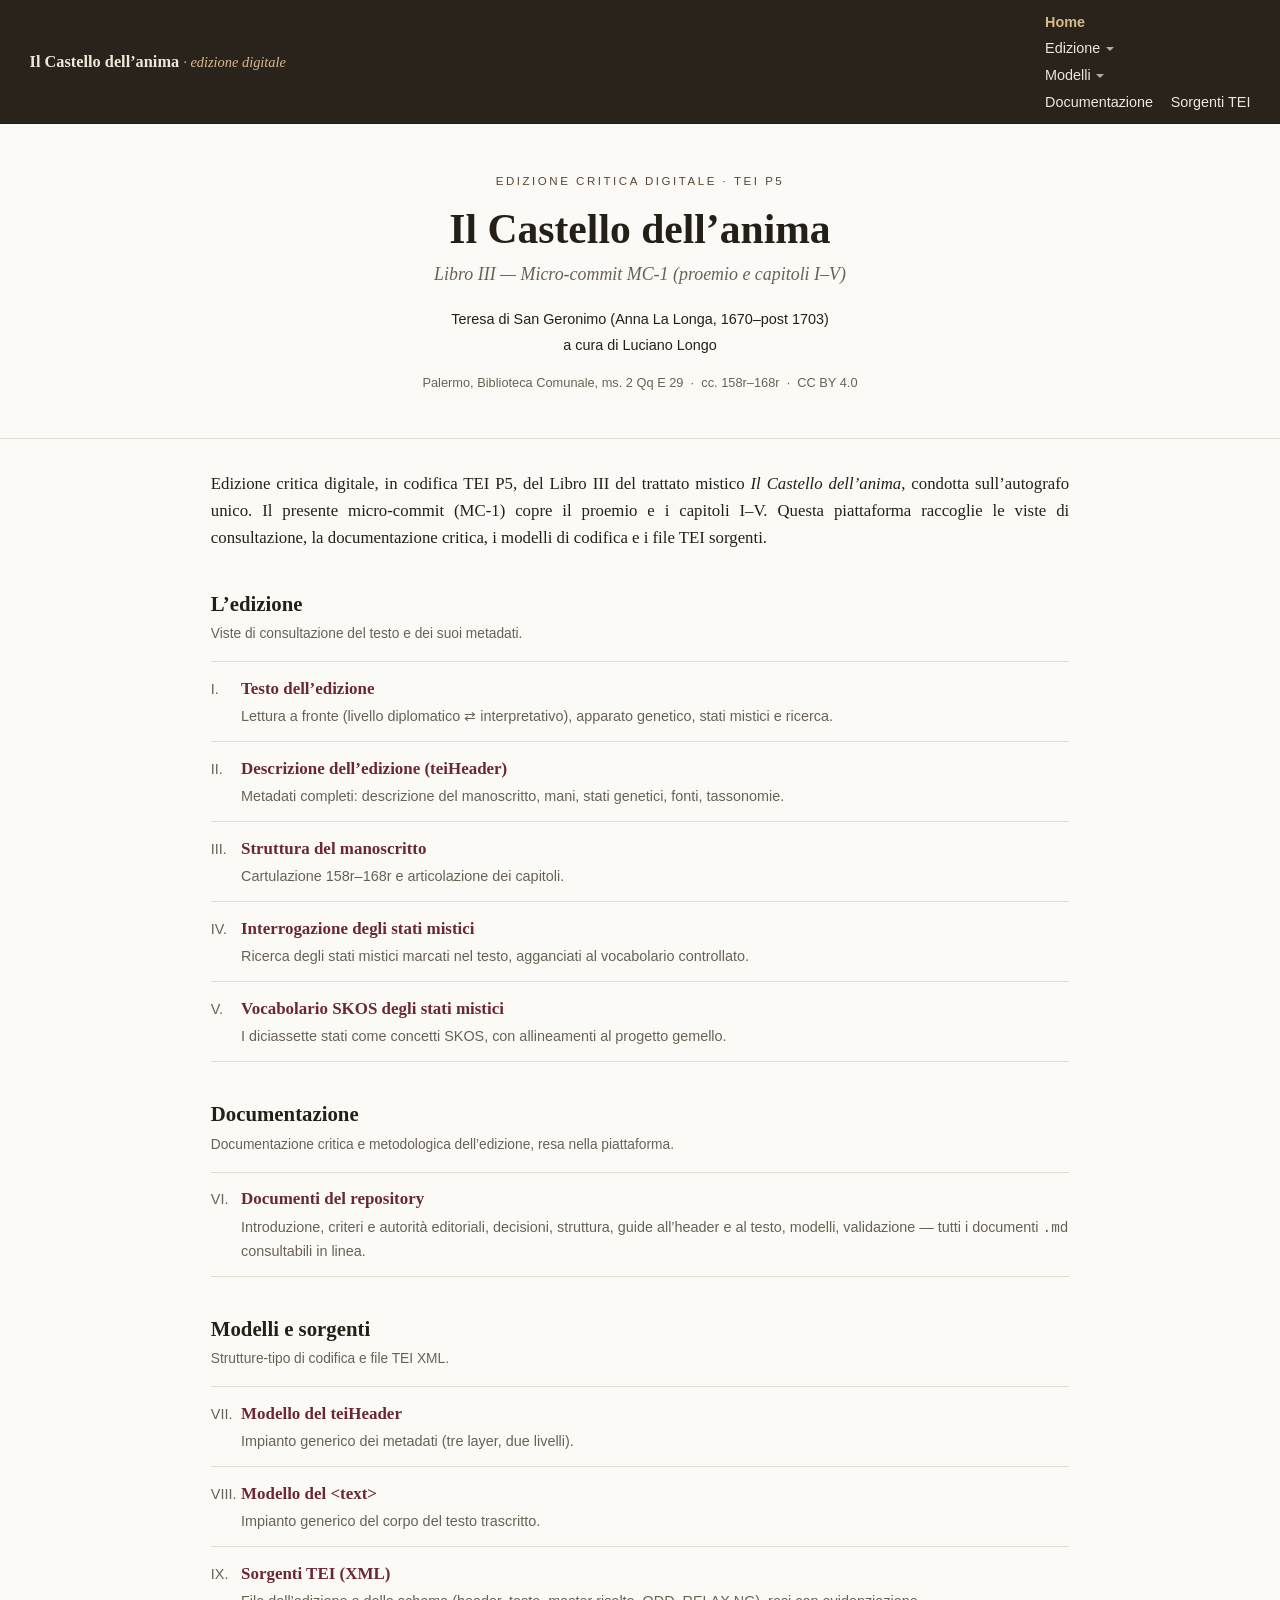
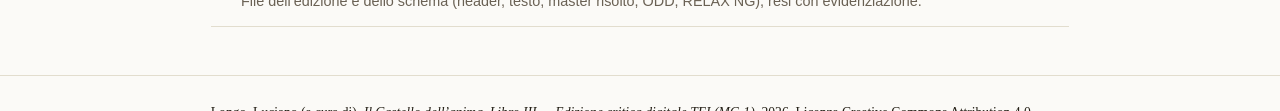
<file: index.html>
<!DOCTYPE html>
<html lang="it">
<head>
<meta charset="UTF-8">
<meta name="viewport" content="width=device-width, initial-scale=1.0">
<title>Il Castello dell'anima, Libro III — Edizione critica digitale TEI</title>
<link rel="canonical" href="site/">
<meta http-equiv="refresh" content="0; url=site/">
<style>
  :root{color-scheme:light dark}
  body{margin:0;min-height:100vh;display:flex;align-items:center;justify-content:center;
    font-family:Georgia,'Times New Roman',Times,serif;background:#fbfaf7;color:#252017;
    line-height:1.6;padding:2rem}
  @media (prefers-color-scheme:dark){body{background:#1b1813;color:#e7e1d5}a{color:#cf9aa4}}
  .box{max-width:34rem;text-align:center}
  h1{font-size:1.6rem;font-weight:600;margin:0 0 .6rem}
  p{color:#6a6154;font-size:.95rem;margin:.4rem 0}
  @media (prefers-color-scheme:dark){p{color:#a69c8b}}
  a{color:#6b2737;font-weight:600}
</style>
</head>
<body>
  <div class="box">
    <h1>Il Castello dell&rsquo;anima &mdash; Libro III</h1>
    <p>Edizione critica digitale in codifica TEI P5.</p>
    <p>Reindirizzamento alla piattaforma in corso&hellip;</p>
    <p>Se la pagina non si apre da sola, apri <a href="site/">la piattaforma dell&rsquo;edizione</a>.</p>
  </div>
</body>
</html>
</file>
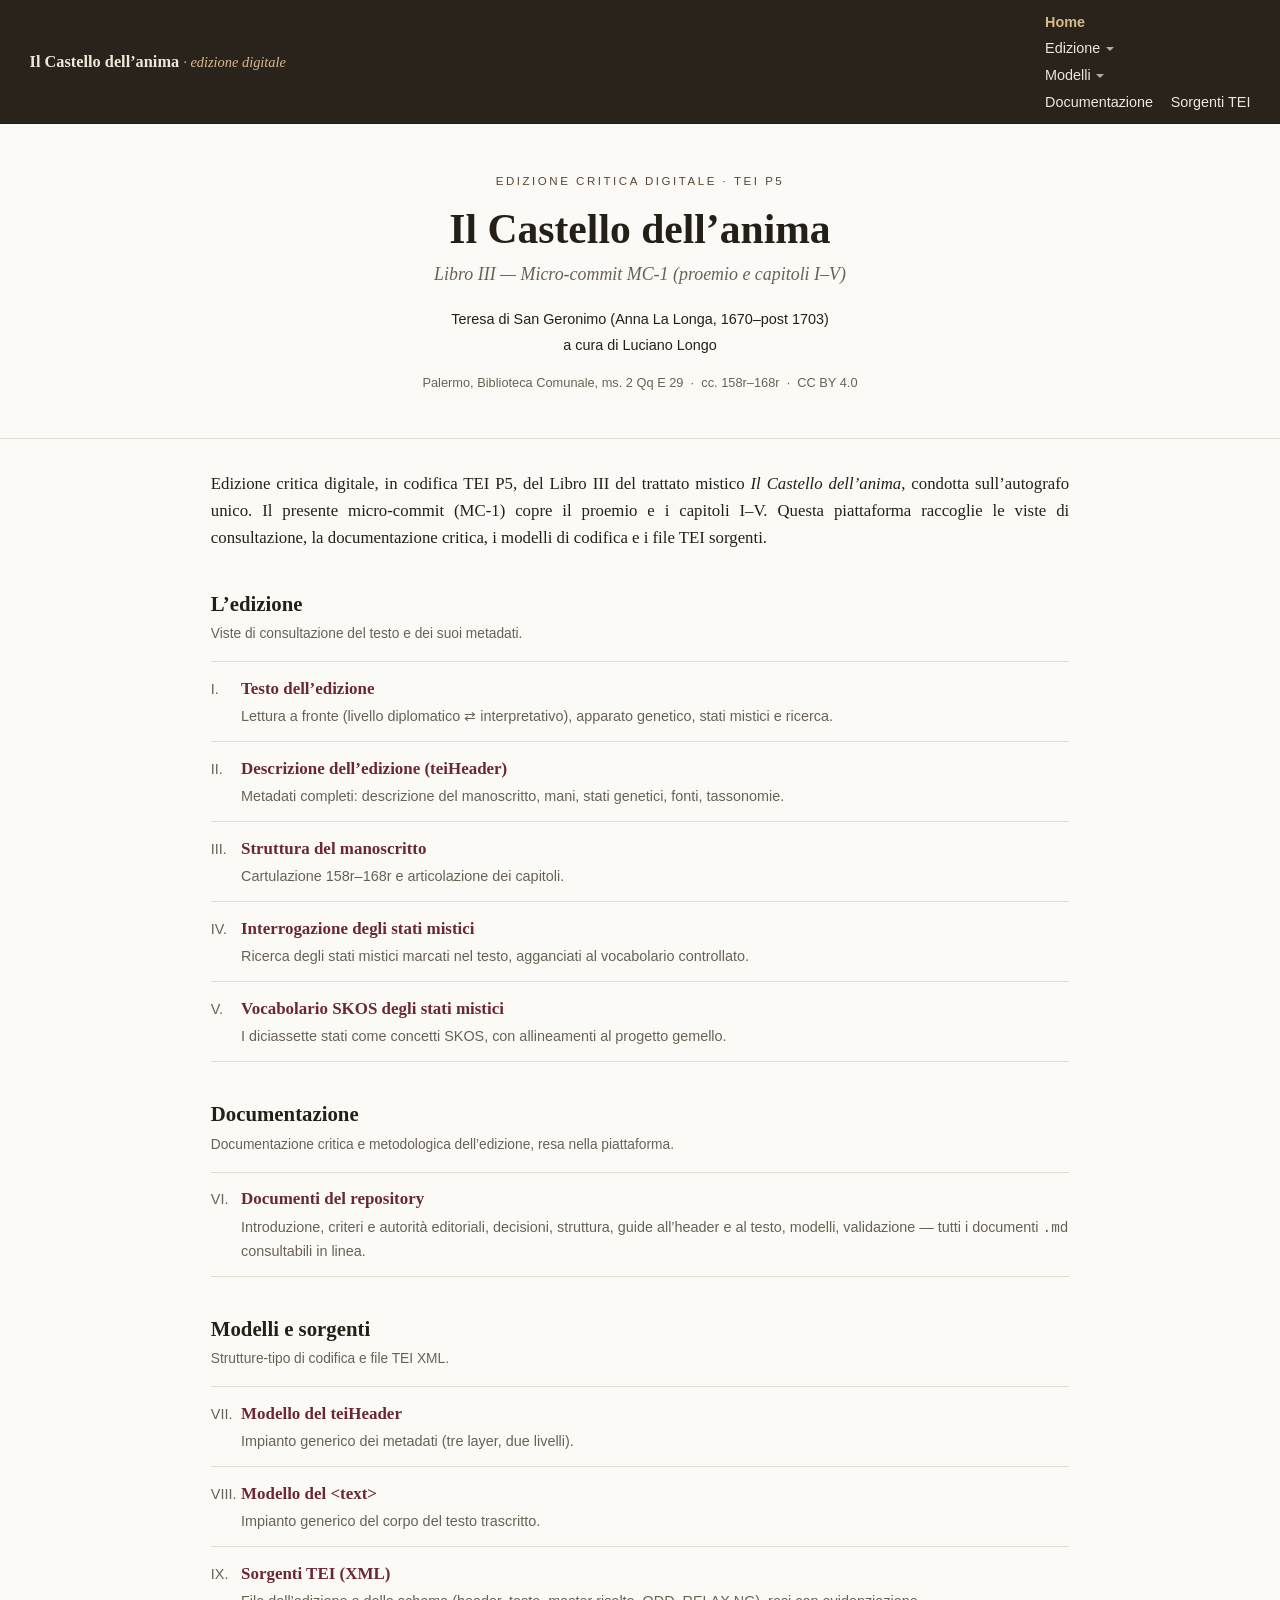
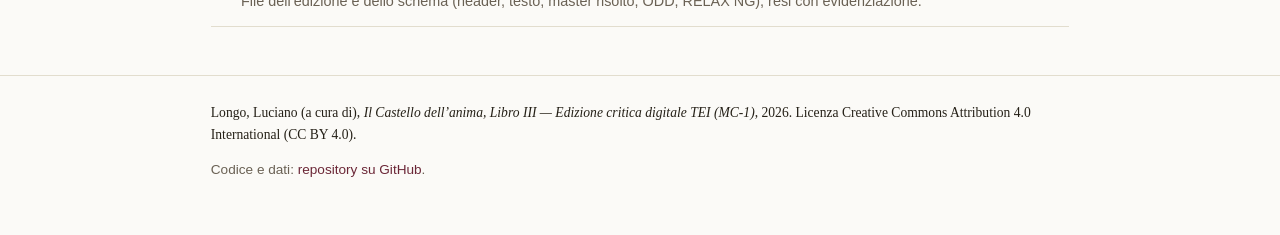
<file: site/index.html>
<!DOCTYPE html>
<html lang="it">
<head>
<meta charset="UTF-8">
<meta name="viewport" content="width=device-width, initial-scale=1.0">
<title>Il Castello dell'anima, Libro III — Edizione critica digitale TEI</title>
<link rel="stylesheet" href="platform.css">
</head>
<body>

<header class="masthead">
  <div class="wrap">
    <div class="kicker">Edizione critica digitale · TEI P5</div>
    <h1>Il Castello dell’anima</h1>
    <p class="work">Libro III — Micro-commit MC-1 (proemio e capitoli I–V)</p>
    <p class="meta">Teresa di San Geronimo (Anna La Longa, 1670–post 1703)</p>
    <p class="meta">a cura di Luciano Longo</p>
    <p class="imprint">Palermo, Biblioteca Comunale, ms. 2 Qq E 29 &nbsp;·&nbsp; cc. 158r–168r &nbsp;·&nbsp; CC BY 4.0</p>
  </div>
</header>

<div class="wrap">
  <p class="lead">Edizione critica digitale, in codifica TEI P5, del Libro III del trattato mistico <em>Il Castello dell’anima</em>, condotta sull’autografo unico. Il presente micro-commit (MC-1) copre il proemio e i capitoli I–V. Questa piattaforma raccoglie le viste di consultazione, la documentazione critica, i modelli di codifica e i file TEI sorgenti.</p>

  <section>
    <h2 class="sec">L’edizione</h2>
    <p class="sechint">Viste di consultazione del testo e dei suoi metadati.</p>
    <ul class="index">
      <li><span class="num">I.</span><a class="tt" href="../Micro-commits/MC-1/output/castello-anima-lettura.html">Testo dell’edizione</a><p>Lettura a fronte (livello diplomatico ⇄ interpretativo), apparato genetico, stati mistici e ricerca.</p></li>
      <li><span class="num">II.</span><a class="tt" href="../Micro-commits/MC-1/output/castello-anima-teiHeader.html">Descrizione dell’edizione (teiHeader)</a><p>Metadati completi: descrizione del manoscritto, mani, stati genetici, fonti, tassonomie.</p></li>
      <li><span class="num">III.</span><a class="tt" href="../Micro-commits/MC-1/output/cartulazione/schema-carte.html">Struttura del manoscritto</a><p>Cartulazione 158r–168r e articolazione dei capitoli.</p></li>
      <li><span class="num">IV.</span><a class="tt" href="../Micro-commits/MC-1/tool/viewer-stati-mistici.html">Interrogazione degli stati mistici</a><p>Ricerca degli stati mistici marcati nel testo, agganciati al vocabolario controllato.</p></li>
      <li><span class="num">V.</span><a class="tt" href="../vocab/">Vocabolario SKOS degli stati mistici</a><p>I diciassette stati come concetti SKOS, con allineamenti al progetto gemello.</p></li>
    </ul>
  </section>

  <section>
    <h2 class="sec">Documentazione</h2>
    <p class="sechint">Documentazione critica e metodologica dell’edizione, resa nella piattaforma.</p>
    <ul class="index">
      <li><span class="num">VI.</span><a class="tt" href="docs.html">Documenti del repository</a><p>Introduzione, criteri e autorità editoriali, decisioni, struttura, guide all’header e al testo, modelli, validazione — tutti i documenti <code>.md</code> consultabili in linea.</p></li>
    </ul>
  </section>

  <section>
    <h2 class="sec">Modelli e sorgenti</h2>
    <p class="sechint">Strutture-tipo di codifica e file TEI XML.</p>
    <ul class="index">
      <li><span class="num">VII.</span><a class="tt" href="../tei-model/header/output/teiHeadermodel_viewer.html">Modello del teiHeader</a><p>Impianto generico dei metadati (tre layer, due livelli).</p></li>
      <li><span class="num">VIII.</span><a class="tt" href="../tei-model/text/output/textmodel_viewer.html">Modello del &lt;text&gt;</a><p>Impianto generico del corpo del testo trascritto.</p></li>
      <li><span class="num">IX.</span><a class="tt" href="sources.html">Sorgenti TEI (XML)</a><p>File dell’edizione e dello schema (header, testo, master risolto, ODD, RELAX NG), resi con evidenziazione.</p></li>
    </ul>
  </section>
</div>

<footer class="pfoot">
  <div class="wrap">
    <p class="cite">Longo, Luciano (a cura di), <em>Il Castello dell’anima, Libro III — Edizione critica digitale TEI (MC-1)</em>, 2026. Licenza Creative Commons Attribution 4.0 International (CC BY 4.0).</p>
    <p>Codice e dati: <a href="https://github.com/luciano-longo77/castello-dell-anima-edizione">repository su GitHub</a>.</p>
  </div>
</footer>

<script src="platform.js"></script>
<script>Platform.buildNav("home");</script>
</body>
</html>
</file>
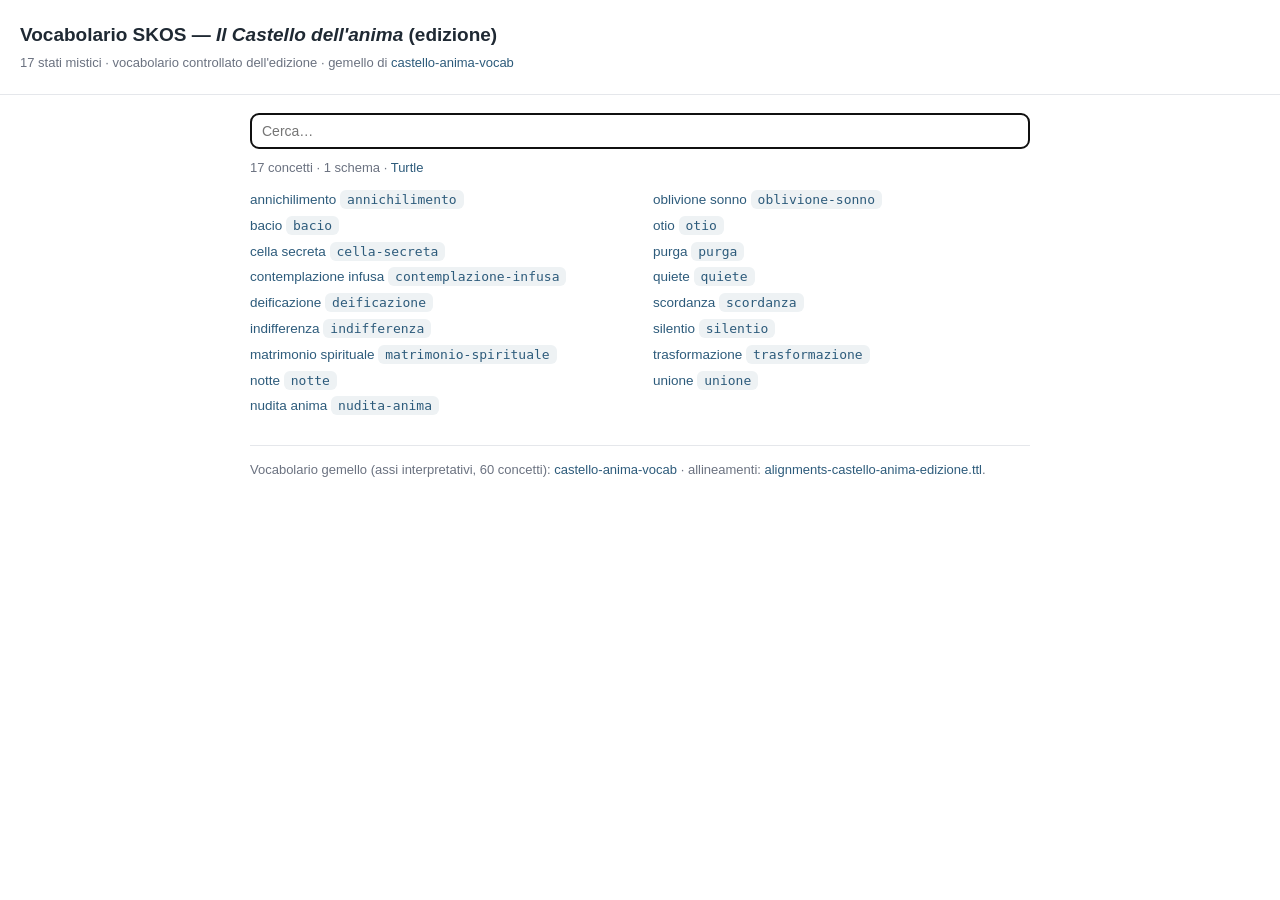
<file: vocab/index.html>
<!doctype html>
<html lang="it"><head><meta charset="utf-8"><meta name="viewport" content="width=device-width, initial-scale=1">
<title>Vocabolario SKOS — Castello dell'anima (edizione)</title>
<link rel="alternate" type="text/turtle" href="./castello-edizione-vocab.ttl">
<style>
:root{--ink:#1f2933;--mut:#6b7280;--line:#e5e7eb;--accent:#2d5b7b;--bg:#fff;--card:#f7f9fa;--code:#eef2f4}
*{box-sizing:border-box}body{margin:0;font:15px/1.6 -apple-system,BlinkMacSystemFont,"Segoe UI",Roboto,sans-serif;color:var(--ink);background:var(--bg)}
header{padding:20px;border-bottom:1px solid var(--line)}h1{margin:0;font-size:19px}.sub{color:var(--mut);font-size:13px;margin-top:3px}
main{max-width:820px;margin:0 auto;padding:18px 20px 60px}
a{color:var(--accent);text-decoration:none}a:hover{text-decoration:underline}
.crumb{font-size:13px;margin-bottom:14px}
.notn{font-family:ui-monospace,Menlo,monospace;font-size:13px;background:var(--code);padding:2px 7px;border-radius:6px}
.uri{font-family:ui-monospace,Menlo,monospace;font-size:12px;color:var(--mut);word-break:break-all}
.k{color:var(--mut);font-size:12px;text-transform:uppercase;letter-spacing:.04em;margin-top:16px}
.def{margin:6px 0 0;font-size:15px}
.chip{display:inline-block;border:1px solid var(--line);border-radius:14px;padding:3px 10px;margin:3px 4px 0 0;font-size:13px;background:var(--card)}
.list{columns:2;column-gap:26px}@media(max-width:640px){.list{columns:1}}
.list a{display:block;font-size:13.5px;padding:2px 0;break-inside:avoid}
input[type=search]{width:100%;padding:9px 11px;border:1px solid var(--line);border-radius:8px;font-size:14px;margin-bottom:6px}
.xref{margin-top:26px;padding-top:14px;border-top:1px solid var(--line);font-size:13px;color:var(--mut)}
.err{color:#b91c1c}
</style></head><body>
<header><h1><a href="?" style="color:inherit">Vocabolario SKOS — <em>Il Castello dell'anima</em> (edizione)</a></h1>
<div class="sub">17 stati mistici · vocabolario controllato dell'edizione · gemello di <a href="https://luciano-longo77.github.io/castello-anima-TEI-IA/vocab/site/">castello-anima-vocab</a></div></header>
<main id="out">Carico il vocabolario…</main>
<script>
const BASE="https://w3id.org/castello-edizione-vocab/";
const esc=s=>(s||"").replace(/[&<>]/g,c=>({"&":"&amp;","<":"&lt;",">":"&gt;"}[c]));
function parseTTL(t){
  const cs=[];
  t.split(/\n\s*\n/).forEach(b=>{ if(!/a skos:Concept\s*;/.test(b))return;
    const g=re=>{const x=b.match(re);return x?x[1]:null};
    cs.push({
      id:g(/(?:ed:|vocab\/)([^\s>]+)\s+a skos:Concept/),
      top:/skos:topConceptOf/.test(b),
      notation:(g(/skos:notation\s+"((?:[^"\\]|\\.)*)"/)||"").replace(/\\"/g,'"'),
      pref:(g(/skos:prefLabel\s+"((?:[^"\\]|\\.)*)"/)||"").replace(/\\"/g,'"'),
      def:(g(/skos:definition\s+"((?:[^"\\]|\\.)*)"/)||"").replace(/\\"/g,'"')});
  });
  cs.sort((a,b)=>(a.pref||"").localeCompare(b.pref||"","it"));
  return {concepts:cs};
}
let D=null;
function link(id){return `<a href="?c=${encodeURIComponent(id)}">${esc(id)}</a>`}
function renderConcept(id){
  const c=D.concepts.find(x=>x.id===id);
  const out=document.getElementById("out");
  if(!c){out.innerHTML=`<p class="err">Concetto «${esc(id)}» non trovato.</p><p><a href="?">↑ Indice</a></p>`;return}
  document.title=c.pref+" — Vocabolario SKOS (edizione)";
  out.innerHTML=`<div class="crumb"><a href="?">Indice</a> › stati mistici</div>
    <h2 style="margin:0">${esc(c.pref)} <span class="notn">${esc(c.notation)}</span></h2>
    <div class="uri">${esc(BASE+c.id)}</div>
    ${c.top?'<div class="k">Ruolo</div><span class="chip">▲ top concept dello schema</span>':''}
    <div class="k">Definizione</div><p class="def">${esc(c.def)}</p>
    <div class="k">Schema</div><span class="chip">inScheme: castello-edizione-vocab</span>
    <div class="k">Formati</div><span class="chip"><a href="./castello-edizione-vocab.ttl">tutto il vocabolario (Turtle)</a></span>
    <div class="xref">Allineamenti <code>skos:*Match</code> verso gli assi interpretativi del gemello:
    <a href="https://github.com/luciano-longo77/castello-anima-TEI-IA/blob/main/vocab/alignments-castello-anima-edizione.ttl">alignments-castello-anima-edizione.ttl</a>.</div>`;
}
function renderIndex(q){
  const out=document.getElementById("out");
  let qi=document.getElementById("q");
  if(!qi){                       // costruisci l'input UNA sola volta (non ad ogni tasto)
    out.innerHTML=`<input type="search" id="q" placeholder="Cerca…" value="${esc(q||"")}"><div class="sub" style="margin-bottom:8px">${D.concepts.length} concetti · 1 schema · <a href="./castello-edizione-vocab.ttl">Turtle</a></div><div class="list" id="clist"></div>
    <div class="xref">Vocabolario gemello (assi interpretativi, 60 concetti):
    <a href="https://luciano-longo77.github.io/castello-anima-TEI-IA/vocab/site/">castello-anima-vocab</a> ·
    allineamenti: <a href="https://github.com/luciano-longo77/castello-anima-TEI-IA/blob/main/vocab/alignments-castello-anima-edizione.ttl">alignments-castello-anima-edizione.ttl</a>.</div>`;
    qi=document.getElementById("q");
    qi.addEventListener("input",()=>renderIndex(qi.value));   // aggiorna SOLO la lista
    qi.focus();
  }
  const query=(q||"").toLowerCase();
  const cs=D.concepts.filter(c=>!query||[c.pref,c.notation,c.def,c.id].some(v=>(v||"").toLowerCase().includes(query)));
  document.getElementById("clist").innerHTML=cs.map(c=>`<a href="?c=${encodeURIComponent(c.id)}">${esc(c.pref)} <span class="notn">${esc(c.notation)}</span></a>`).join("");
}
function route(){
  const p=new URLSearchParams(location.search); const c=p.get("c");
  if(c) renderConcept(c); else renderIndex("");
}
fetch("./castello-edizione-vocab.ttl").then(r=>{if(!r.ok)throw 0;return r.text()})
  .then(t=>{D=parseTTL(t);route();window.addEventListener("popstate",route);})
  .catch(()=>{document.getElementById("out").innerHTML='<p class="err">Impossibile caricare <code>./castello-edizione-vocab.ttl</code>. Questo sito va servito via HTTP (GitHub Pages), non aperto da file://.</p>';});
</script></body></html>
</file>
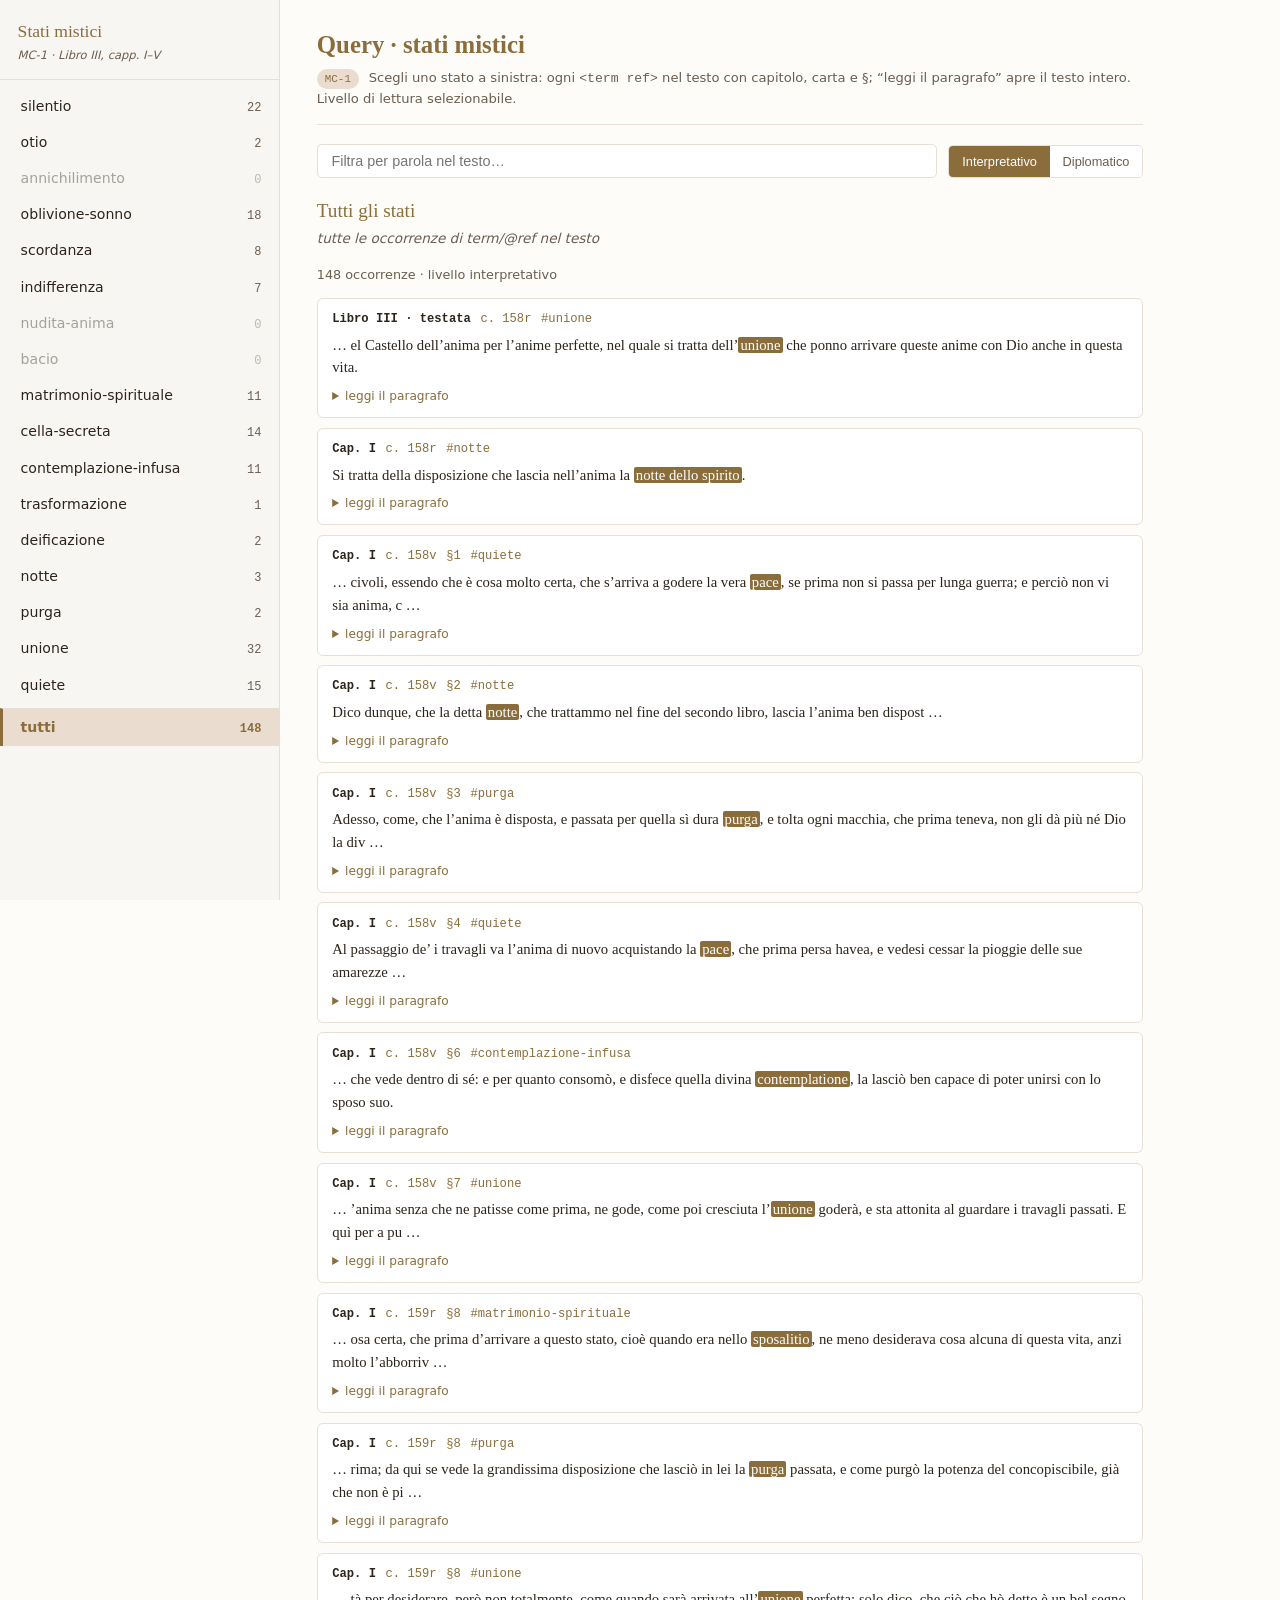
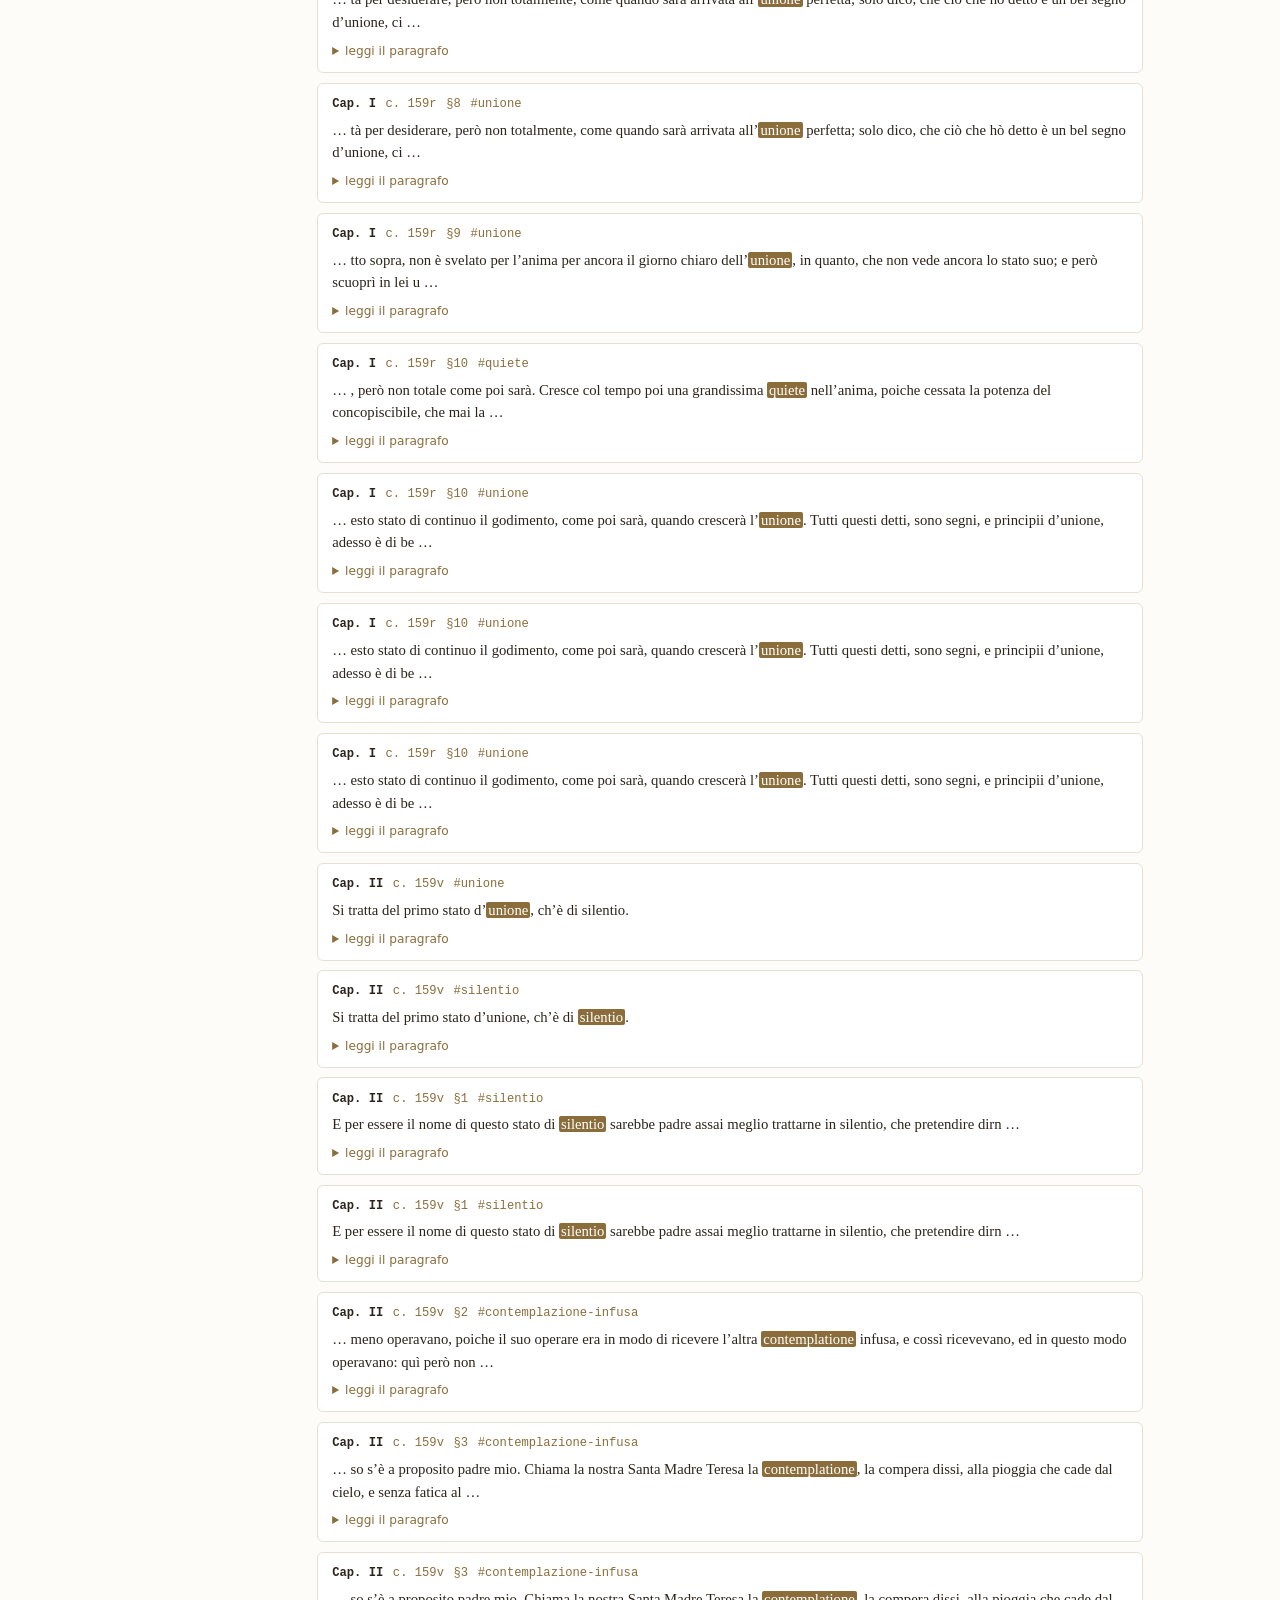
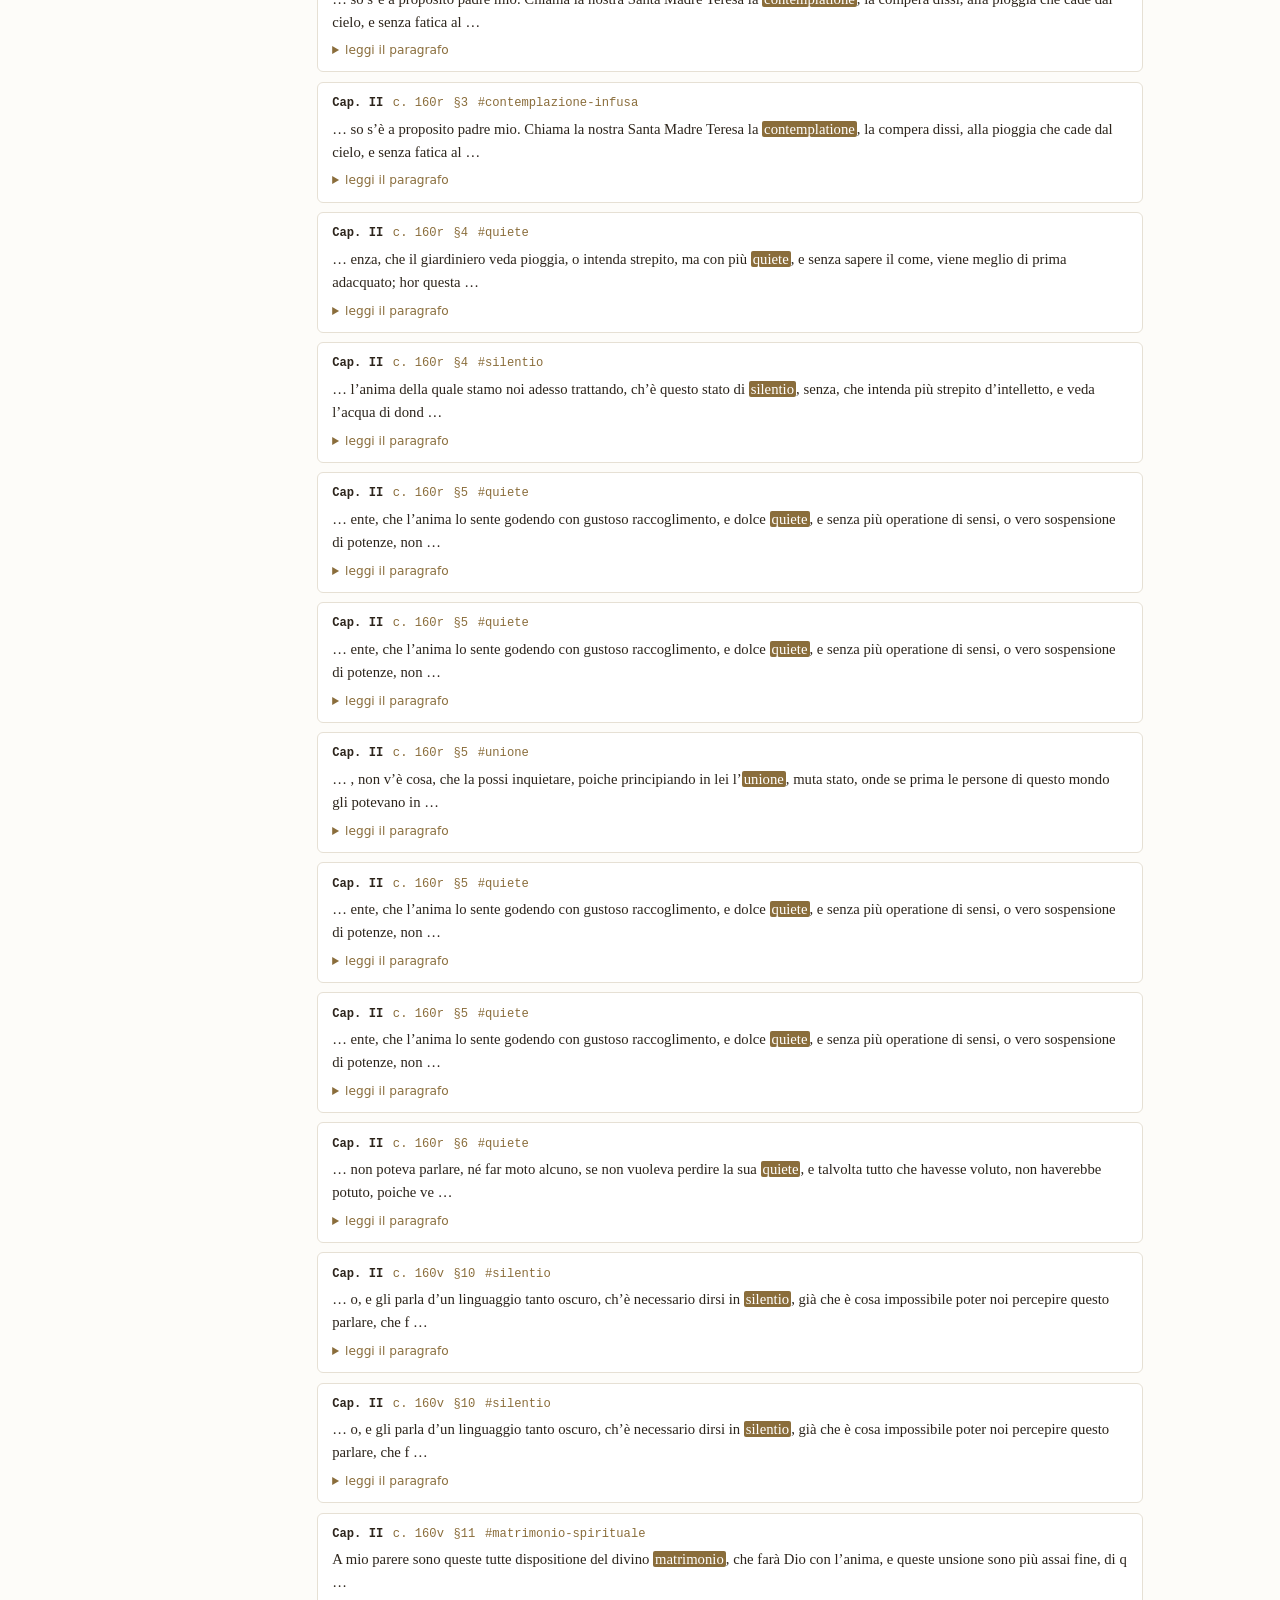
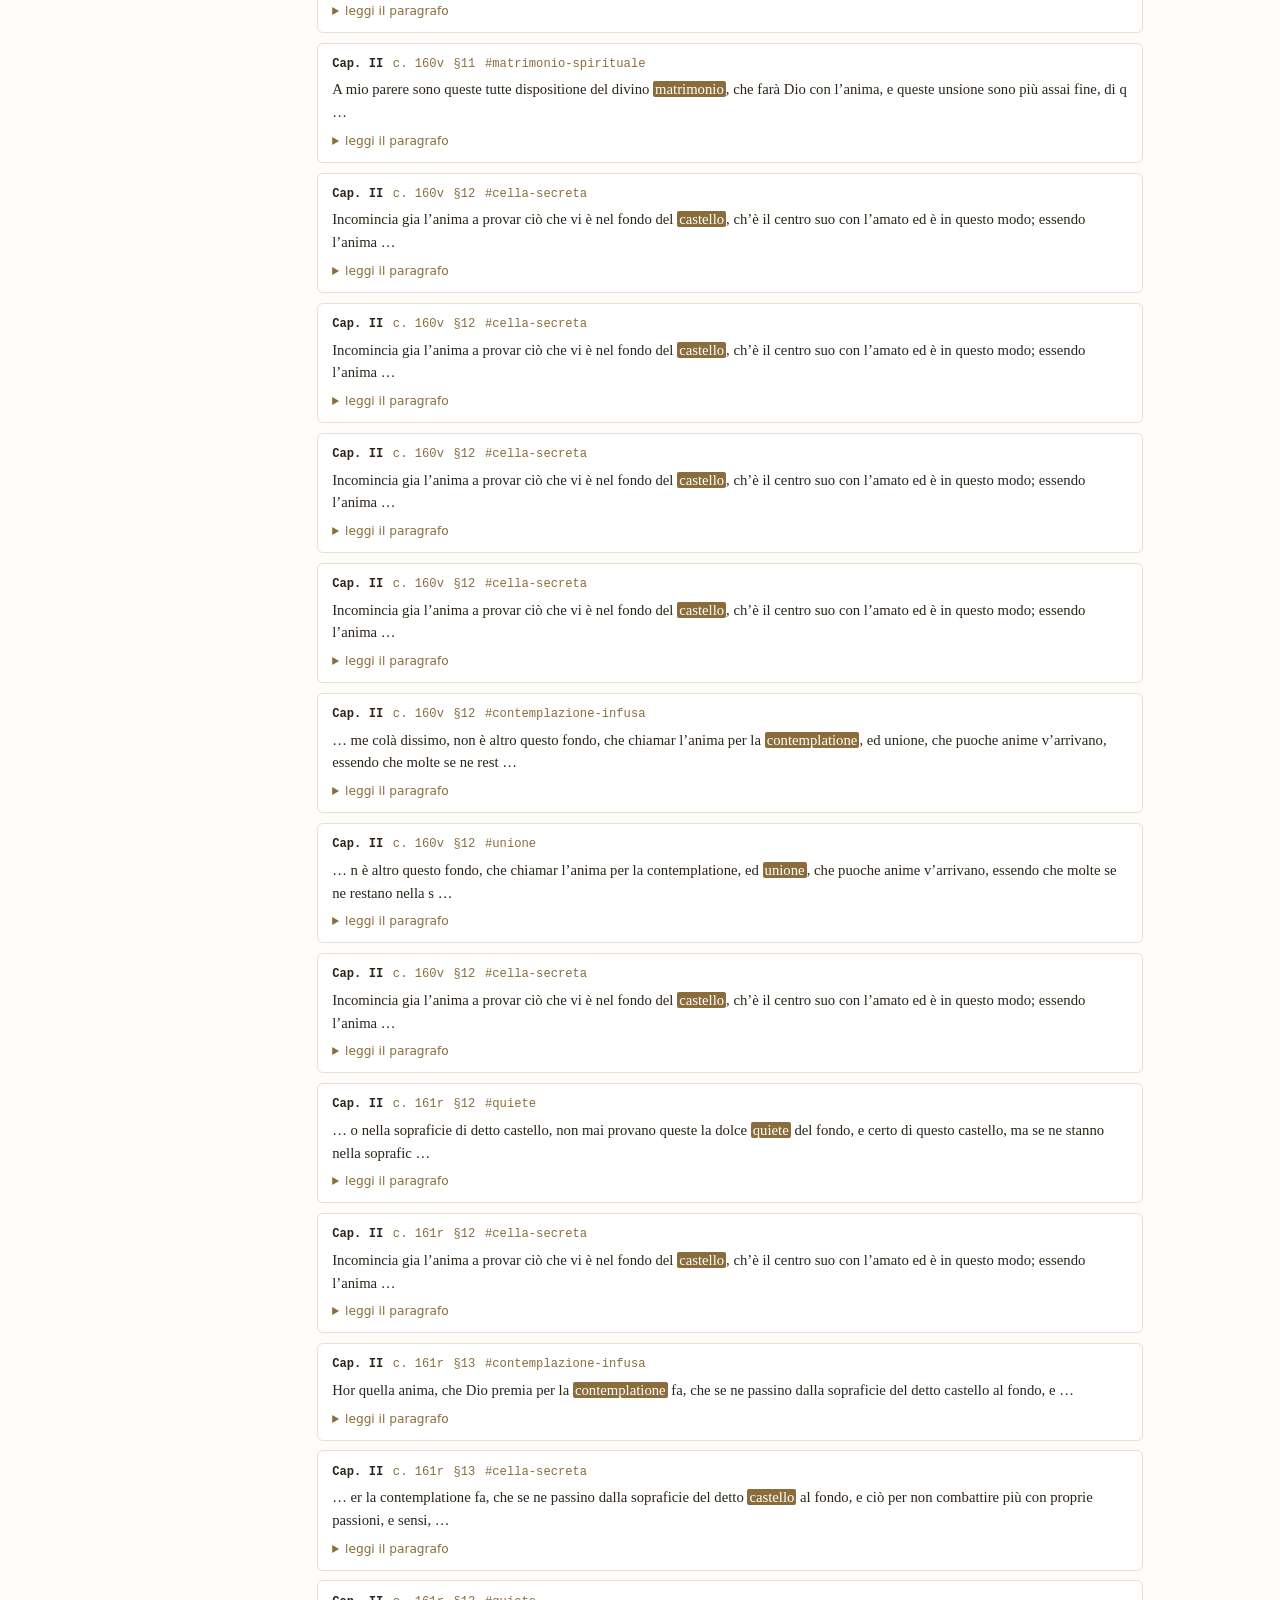
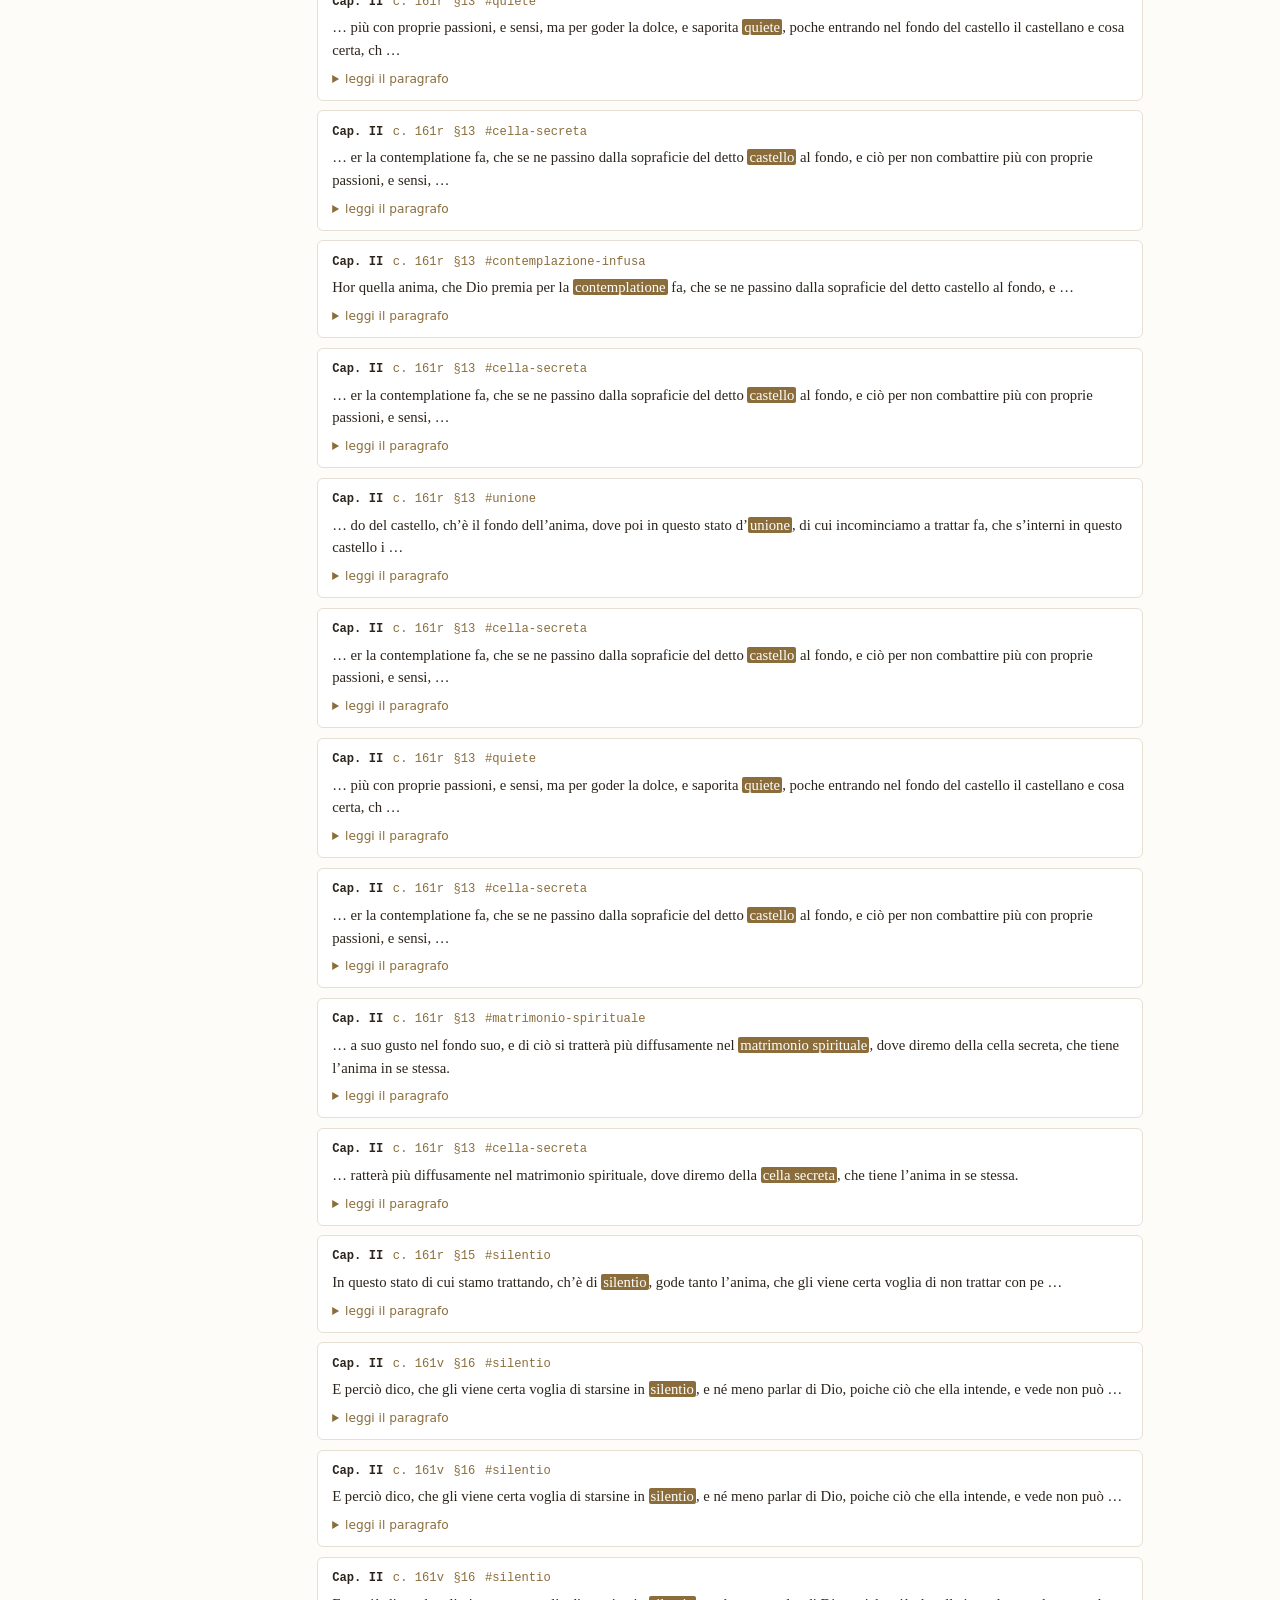
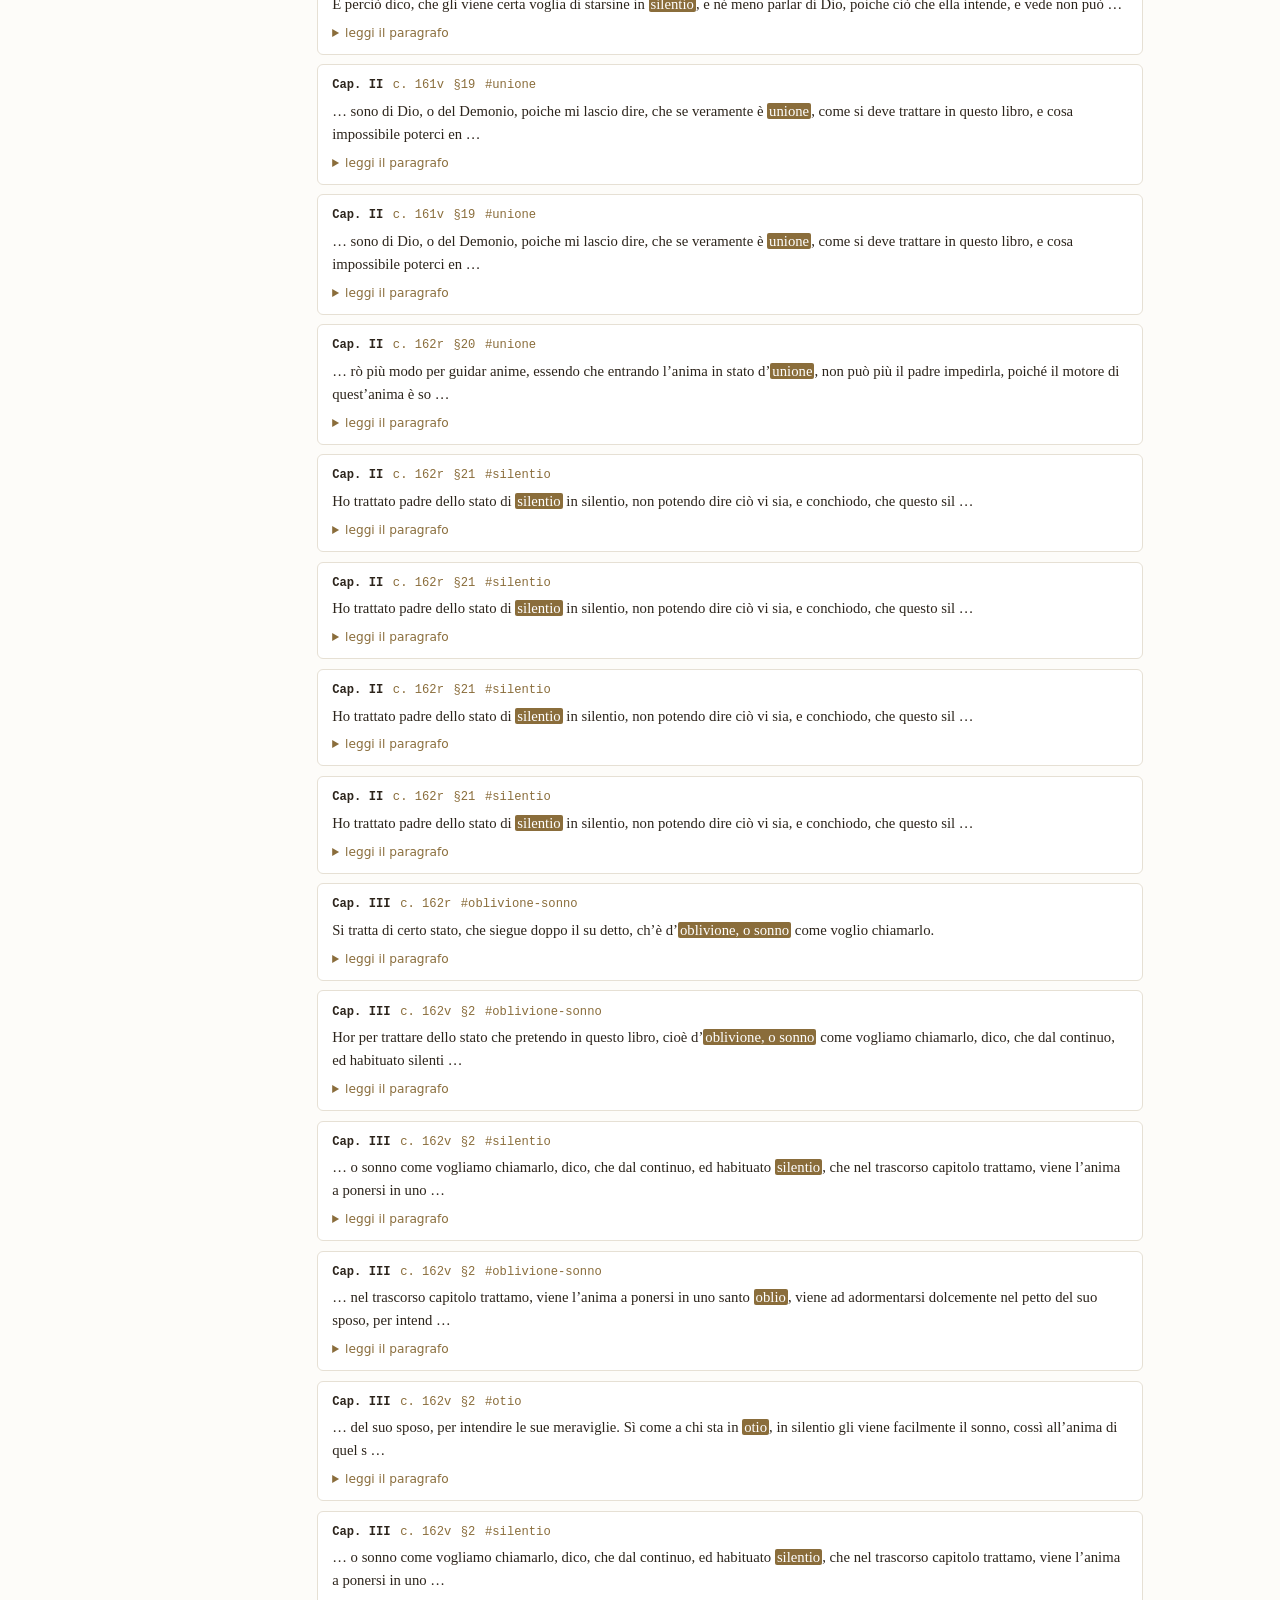
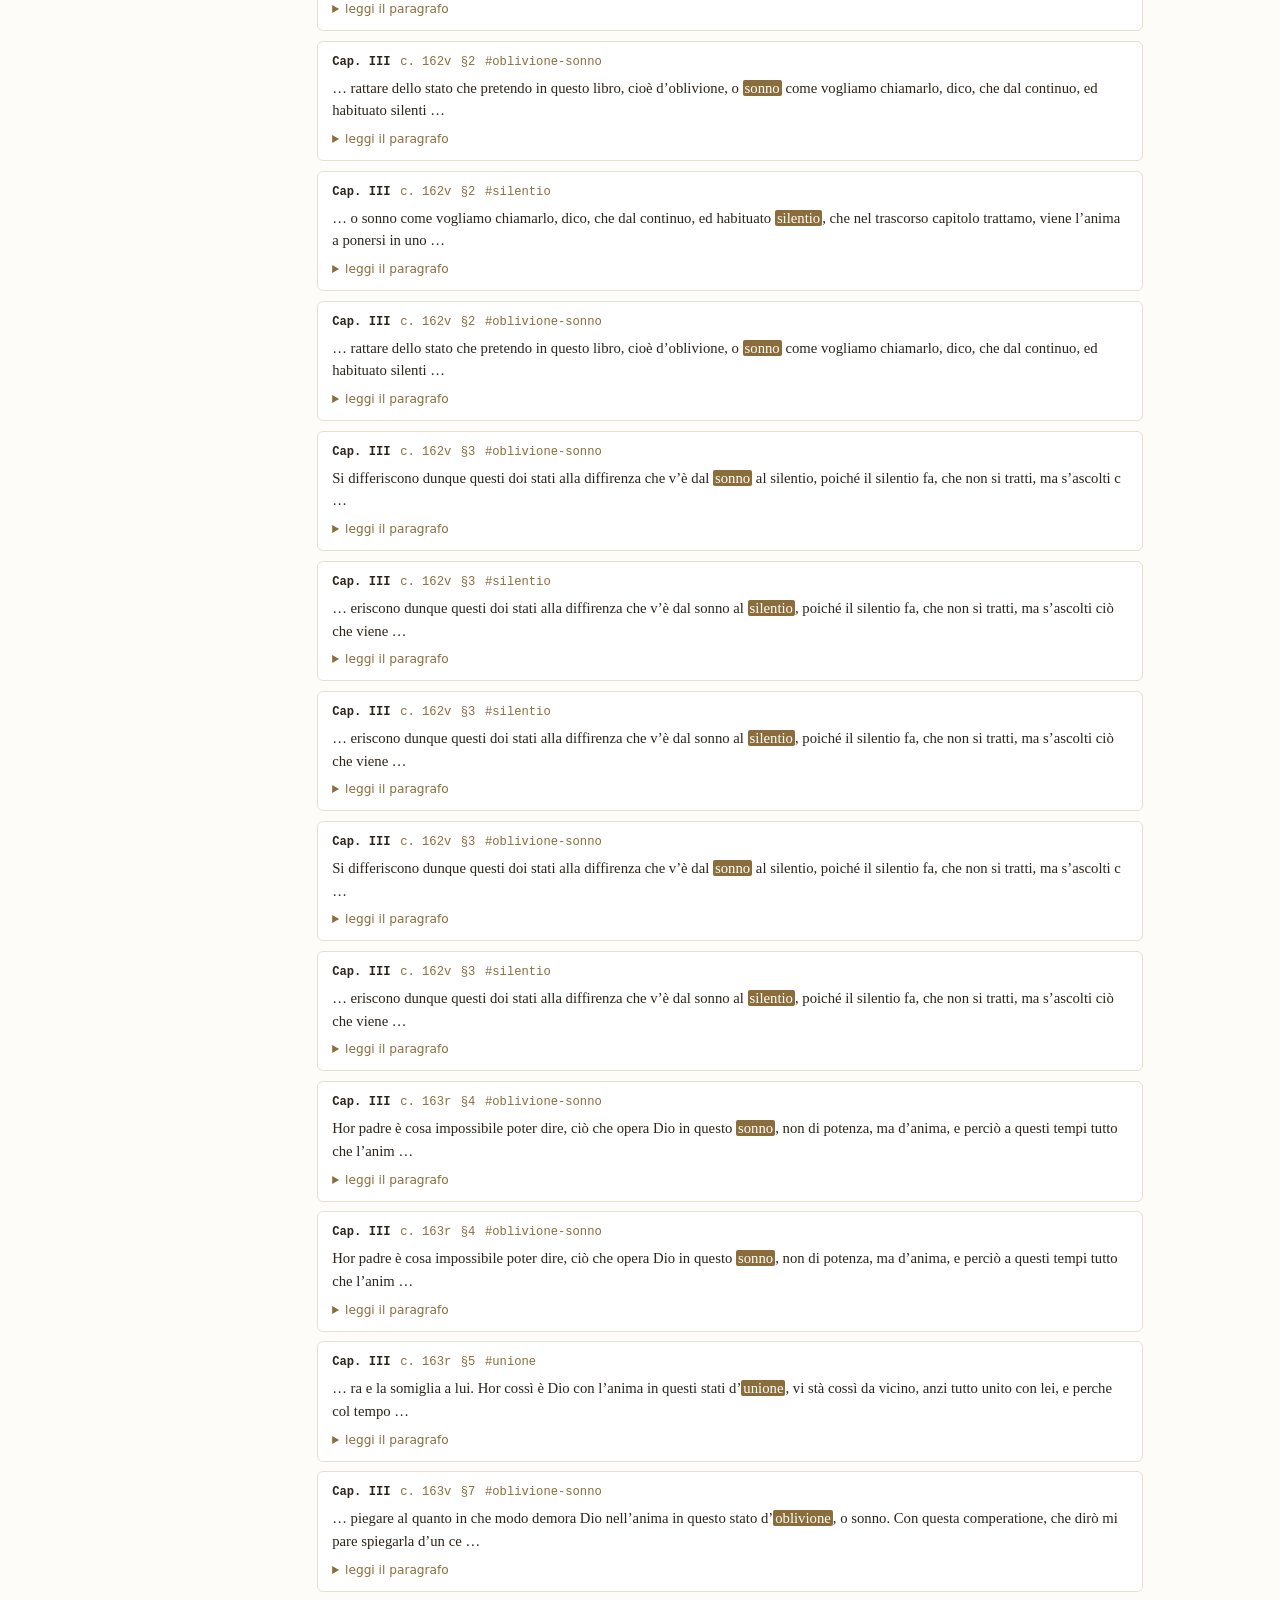
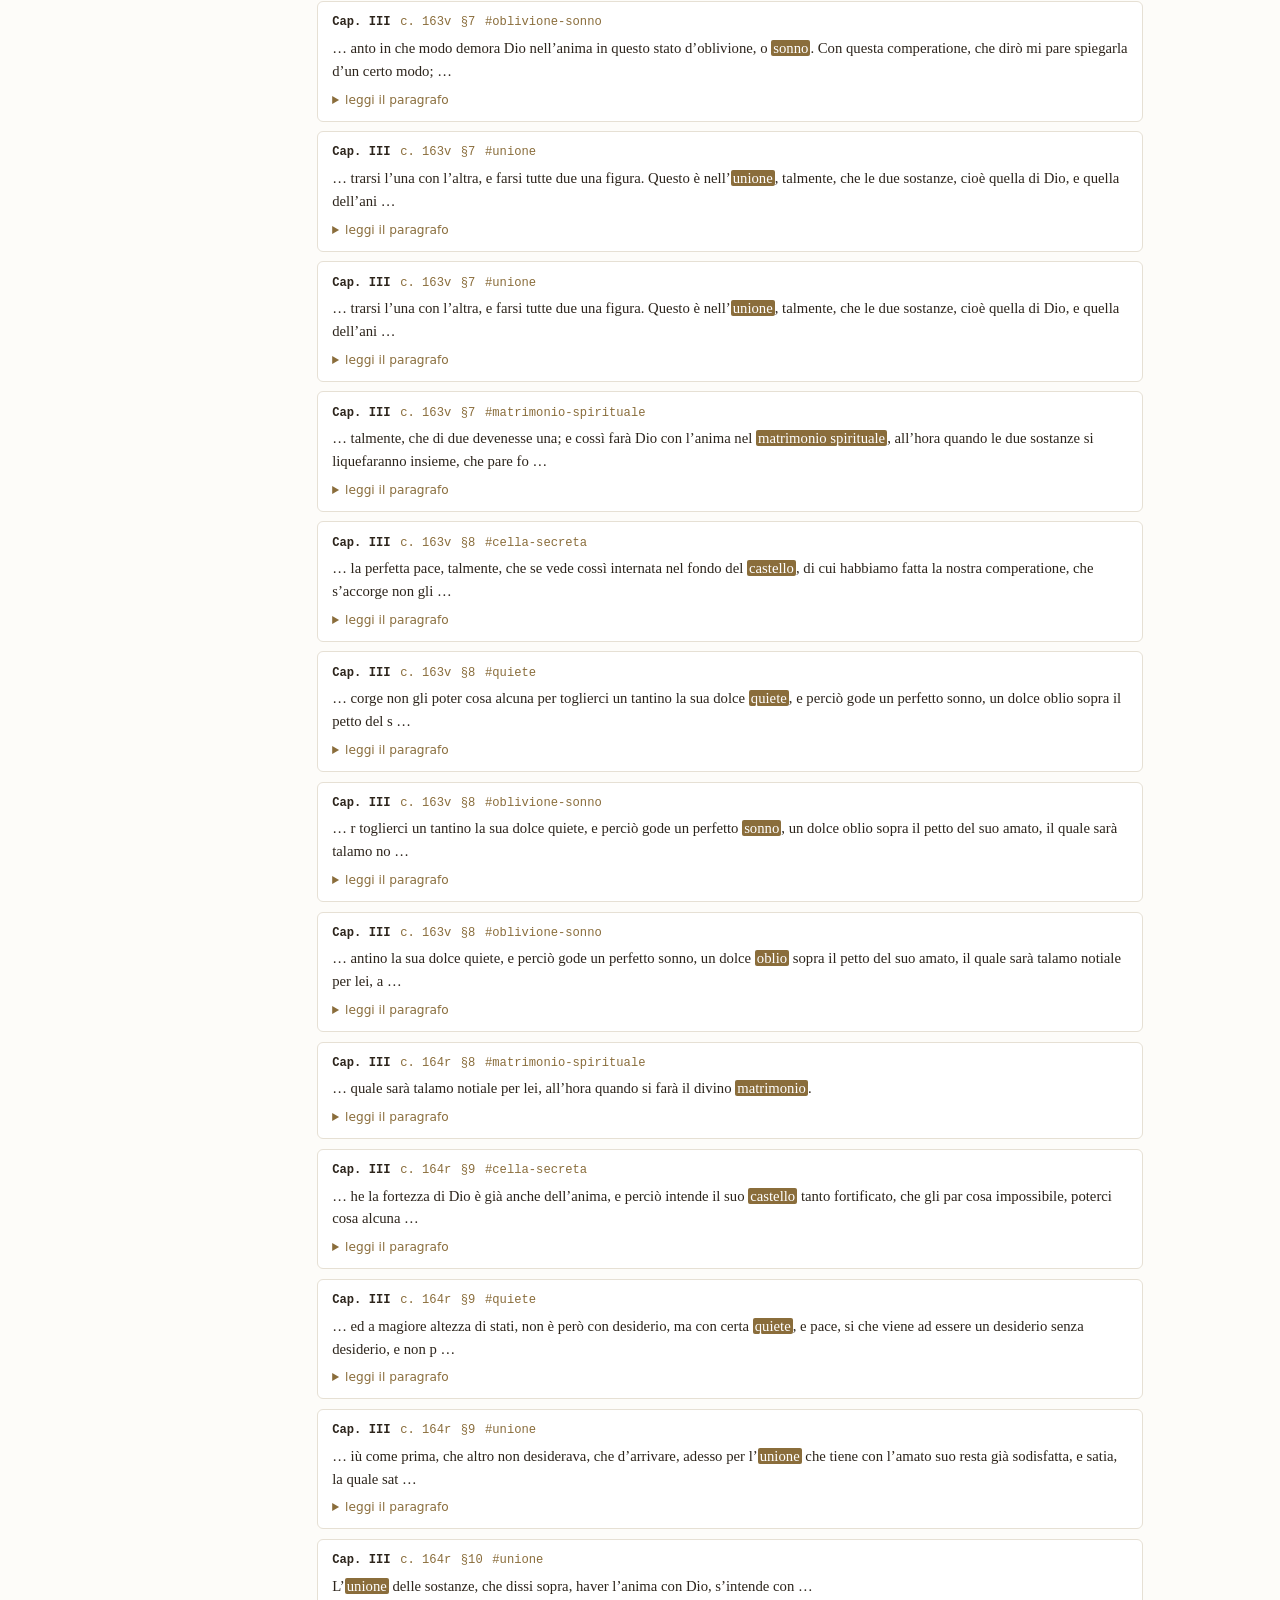
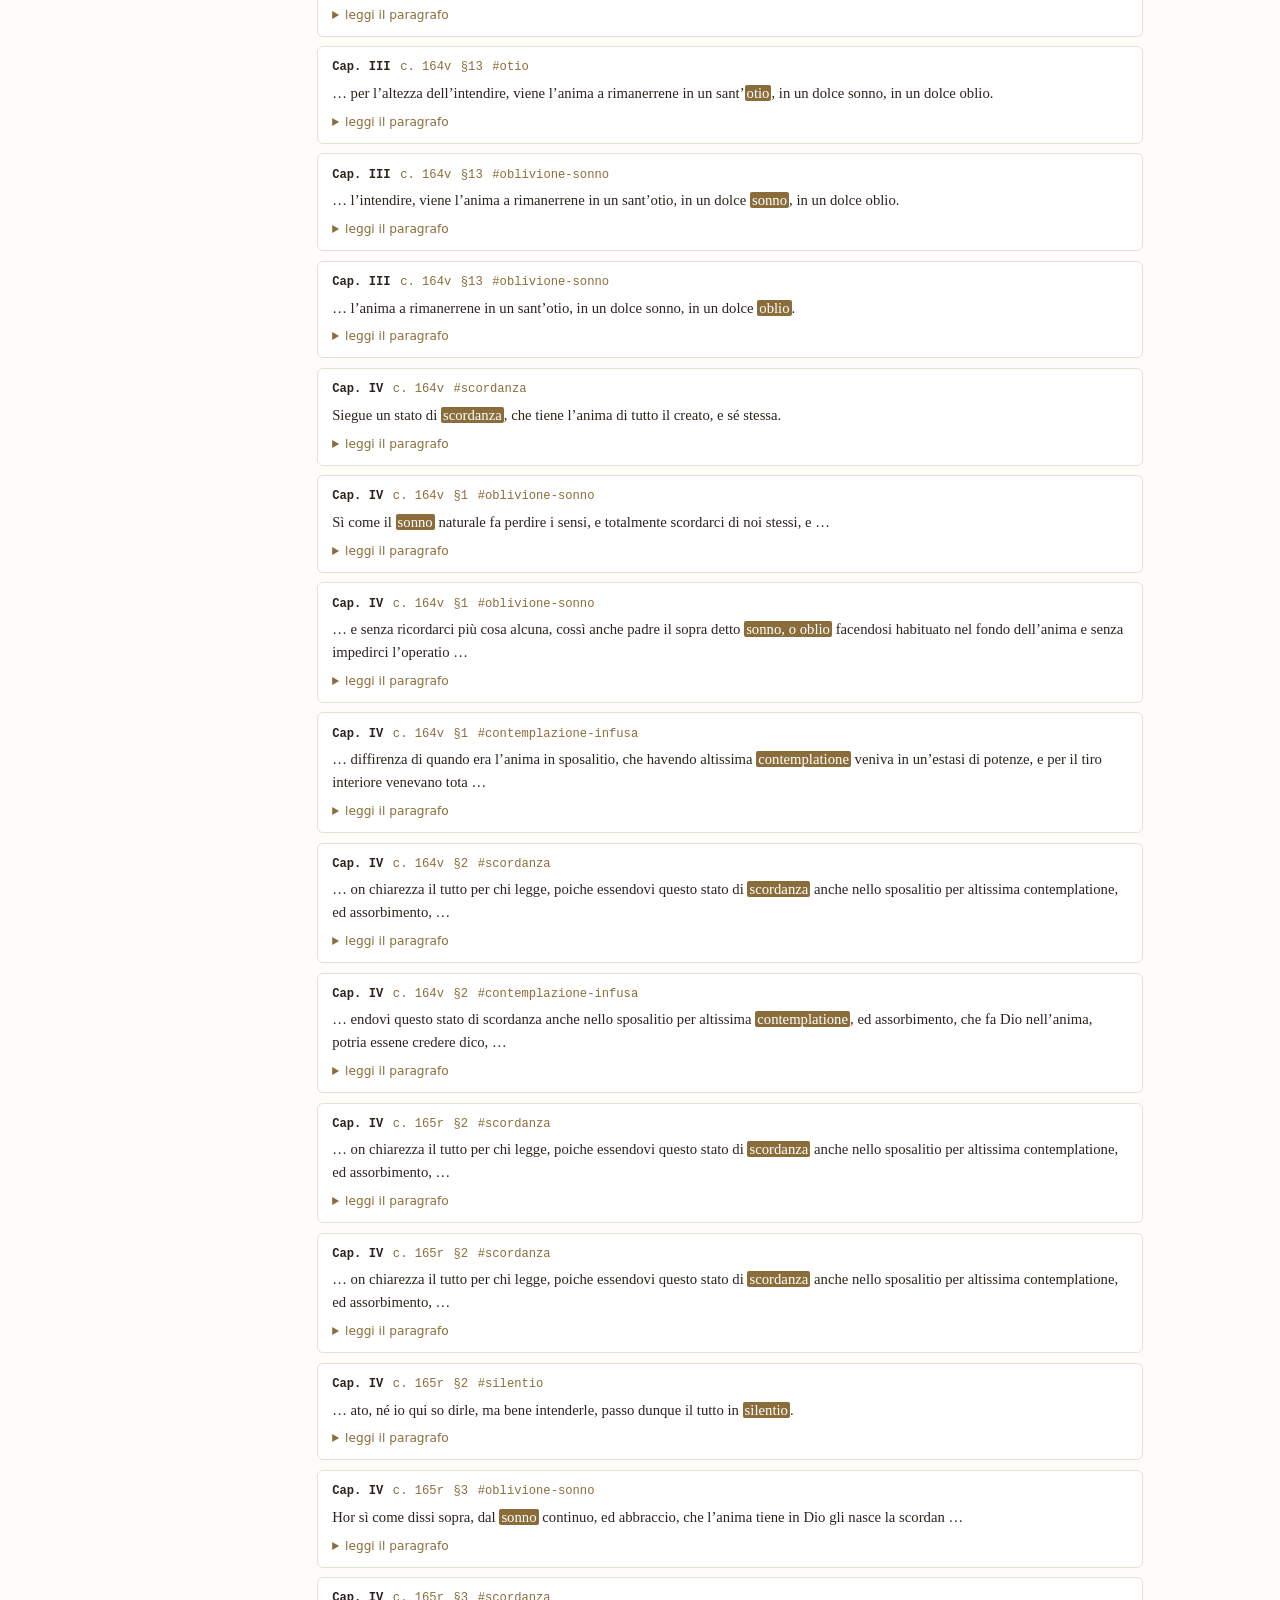
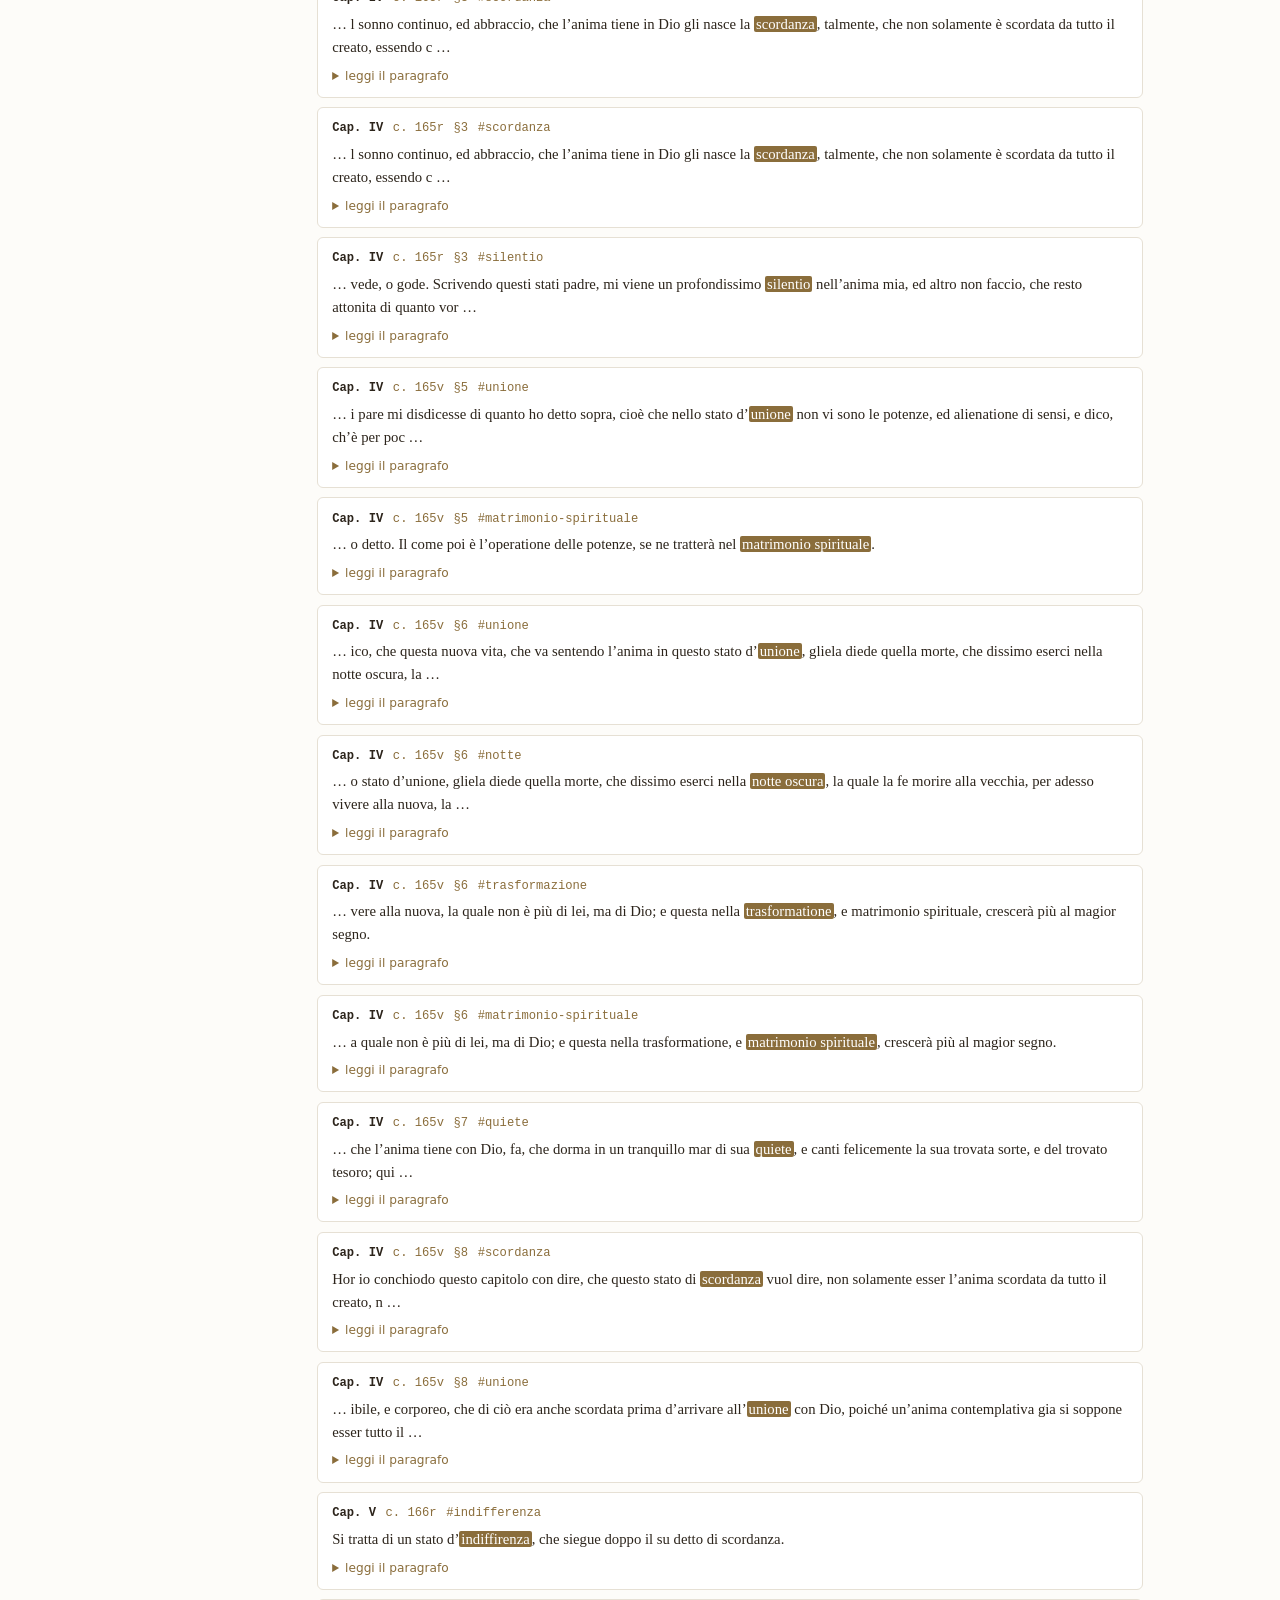
<file: querystati(1).html>
<!DOCTYPE html>
<html lang="it">
<head>
<meta charset="UTF-8">
<meta name="viewport" content="width=device-width, initial-scale=1.0">
<title>Query stati mistici · MC-1 — Castello dell'anima</title>
<style>
:root{
  --bg:#fdfcf9;--panel:#fff;--side:#f8f6f2;--text:#2c241b;--muted:#6b5d4f;
  --accent:#8a6d3b;--accent-soft:#eaddcf;--border:#e6e0d4;
  --mono:'Consolas','Monaco',monospace;--sans:system-ui,-apple-system,sans-serif;--serif:Georgia,serif;
}
@media (prefers-color-scheme:dark){:root{
  --bg:#1a1814;--panel:#24211c;--side:#1f1d19;--text:#e6e0d4;--muted:#a89f91;
  --accent:#d4b483;--accent-soft:#3d3428;--border:#3d3428;
}}
*{box-sizing:border-box;margin:0;padding:0}
html{scroll-behavior:smooth}
body{font-family:var(--sans);background:var(--bg);color:var(--text);line-height:1.55;display:flex;min-height:100vh}
.sidebar{width:280px;flex-shrink:0;background:var(--side);border-right:1px solid var(--border);position:sticky;top:0;height:100vh;overflow-y:auto;padding:1.1rem 0}
.sb-head{padding:0 1.1rem .9rem;border-bottom:1px solid var(--border);margin-bottom:.5rem}
.sb-title{font-family:var(--serif);font-size:1.1rem;color:var(--accent)}
.sb-sub{font-size:.72rem;color:var(--muted);font-style:italic;margin-top:.15rem}
.st{display:flex;justify-content:space-between;gap:.5rem;align-items:baseline;padding:.45rem 1.1rem;cursor:pointer;border-left:3px solid transparent;font-size:.88rem}
.st:hover{background:var(--accent-soft)}
.st.active{background:var(--accent-soft);border-left-color:var(--accent);color:var(--accent);font-weight:600}
.st.zero{opacity:.4;cursor:default}
.st.zero:hover{background:transparent}
.st .c{font-family:var(--mono);font-size:.75rem;color:var(--muted)}
.st.active .c{color:var(--accent)}
.st.all{border-top:1px solid var(--border);margin-top:.3rem;font-weight:600}
.main{flex:1;min-width:0;padding:1.6rem 2.3rem;max-width:900px}
.banner{border-bottom:1px solid var(--border);padding-bottom:.9rem;margin-bottom:1.2rem}
.banner h1{font-family:var(--serif);font-size:1.55rem;color:var(--accent);margin-bottom:.25rem}
.banner .note{font-size:.82rem;color:var(--muted)}
.pill{display:inline-block;font-size:.68rem;font-family:var(--mono);background:var(--accent-soft);color:var(--accent);padding:.1rem .5rem;border-radius:99px;margin-right:.35rem}
.controls{display:flex;gap:.7rem;margin-bottom:1.1rem;flex-wrap:wrap;align-items:center}
.search{flex:1;min-width:160px;padding:.5rem .85rem;border:1px solid var(--border);border-radius:5px;background:var(--panel);color:var(--text);font-size:.9rem}
.search:focus{outline:2px solid var(--accent);border-color:transparent}
.toggle{display:flex;border:1px solid var(--border);border-radius:5px;overflow:hidden}
.toggle button{padding:.5rem .8rem;border:0;background:var(--panel);color:var(--muted);cursor:pointer;font-size:.8rem}
.toggle button.on{background:var(--accent);color:#fff}
.head-state{font-family:var(--serif);font-size:1.2rem;color:var(--accent);margin:.2rem 0 1rem}
.head-state .desc{display:block;font-size:.85rem;color:var(--muted);font-style:italic;font-family:var(--sans);margin-top:.15rem}
.occ{border:1px solid var(--border);border-radius:6px;padding:.7rem .9rem;margin-bottom:.6rem;background:var(--panel)}
.occ .loc{font-family:var(--mono);font-size:.76rem;color:var(--accent);margin-bottom:.3rem;display:flex;gap:.6rem;flex-wrap:wrap}
.occ .loc b{color:var(--text)}
.occ .snip{font-family:var(--serif);font-size:.92rem}
.occ mark{background:var(--accent);color:#fff;padding:0 2px;border-radius:2px}
.occ details{margin-top:.5rem}
.occ summary{cursor:pointer;font-size:.76rem;color:var(--accent);font-family:var(--sans)}
.occ .para{font-family:var(--serif);font-size:.92rem;margin-top:.5rem;padding:.6rem .8rem;background:var(--side);border-radius:5px;line-height:1.7}
.empty{color:var(--muted);font-style:italic;padding:1rem 0}
.count-line{font-size:.8rem;color:var(--muted);margin-bottom:.8rem}
@media(max-width:820px){body{flex-direction:column}.sidebar{width:100%;height:auto;position:static;border-right:none;border-bottom:1px solid var(--border)}.main{padding:1.1rem}}
</style>
</head>
<body>

<script id="tei-source" type="application/xml"><?xml version="1.0" encoding="UTF-8"?>
<?xml-model href="castello-anima-odd.rng" type="application/xml" schematypens="http://relaxng.org/ns/structure/1.0"?>
<?xml-model href="castello-anima-odd.rng" type="application/xml" schematypens="http://purl.oclc.org/dsdl/schematron"?>
<TEI xmlns="http://www.tei-c.org/ns/1.0" xmlns:xi="http://www.w3.org/2001/XInclude" xml:lang="it">
    <!-- teiHeader incluso da TEI-Header.xml via XInclude: i due file restano SEPARATI.
         In oXygen mantenere attiva l'elaborazione XInclude; risolto l'include, i puntatori
         (@wit/@hand/@resp/@ref/@target) risolvono e il file valida contro castello-anima-odd.rng
         con 0 riferimenti pendenti. Il teiHeader completo (testimoni, mani, vocabolario stati,
         fonti) e' modellato una sola volta in TEI-Header.xml. -->
    <teiHeader xmlns="http://www.tei-c.org/ns/1.0">
        <fileDesc>
            <titleStmt>
                <title>Castello dell’anima</title>
                <author ref="http://viaf.org/viaf/39222032">
                    <name type="religious" ref="#s-teresa" sameAs="#Anna-La-Longa">Teresa di San
                        Geronimo</name>
                    <name type="secular">Anna La Longa</name>
                </author>
                <respStmt>
                    <resp>Modellazione TEI, annotazione intertestuale</resp>
                    <name ref="#editor">Luciano Longo</name>
                </respStmt>
            </titleStmt>
            <publicationStmt>
                <publisher>Prototipo DH. Proof-of-concept</publisher>
                <date when="2026-01-28"/>
                <idno type="METS">mets.xml</idno>
                <idno type="digital_edition">Edizione digitale con annotazione semantica</idno>
                <availability status="free">
                    <p>Le riproduzioni digitali degli autografi possono essere consultate solo in
                        modalità off-line, secondo le condizioni stabilite dall'ente conservatore.
                        Tale restrizione riguarda esclusivamente le immagini del manoscritto.</p>
                    <licence target="https://creativecommons.org/licenses/by/4.0/"> La presente
                        edizione TEI e la documentazione associata sono rilasciate con licenza
                        Creative Commons BY 4.0: uso consentito con attribuzione, anche a fini
                        commerciali. </licence>
                </availability>
            </publicationStmt>

            <notesStmt xml:id="notes-for-castello-anima" corresp="#castello-anima">
                <noteGrp type="critical">
                    <note type="material">
                        <p>Il manoscritto autografo del Castello dell’anima, conservato presso la
                            Biblioteca Comunale di Palermo (ms. 2 Qq E 29), presenta una struttura
                            grafica e materiale che rispecchia in modo trasparente la dinamica
                            compositiva di Teresa di San Geronimo. La scrittura principale,
                            inchiostro bruno, relativamente uniforme nei primi due libri, è
                            attribuibile senza esitazioni all’autrice, mentre nel terzo libro si
                            registra un uso più frequente della matita, segno di interventi
                            correttivi o meditativi successivi. </p>
                    </note>
                    <note type="prudential">
                        <p> La superficie delle carte, spesso sfruttata sino ai margini estremi,
                            testimonia un processo redazionale stratificato: il testo corrente
                            procede con andamento relativamente controllato, mentre nei margini
                            interni ed esterni si accumulano glosse, precisazioni, dichiarazioni di
                            ortodossia e, non raramente, lunghe riscritture che intervengono su
                            singoli nuclei dottrinali percepiti come esposti al rischio di equivoco.
                            Tale fenomeno si intensifica nel Libro III, dove il lessico della
                            teologia mistica, unione, trasformazione, quiete, otio delle potenze —
                            richiede per la scrivente continue strategie prudenziali (attenuationes,
                            precisiones, declarationes) che si concretizzano in aggiunte marginali,
                            spesso introdotte dal performativo “io mi dichiaro”. </p>
                    </note>
                    <note type="linguistic">
                        <p> Sul piano grafico, il manoscritto presenta numerose oscillazioni nella
                            gestione dell’interpunzione, delle maiuscole, delle separazioni/agganci
                            di parola e di tutte le vocali toniche e atone soggette all’influsso
                            dell’italiano regionale siciliano. Queste instabilità non derivano da
                            ripensamenti autoriali, ma costituiscono il tratto coerente di una
                            scrittura semicolta che tenta di adeguarsi al registro
                            mistico-dottrinale, senza abbandonare la matrice linguistica originaria.
                            Ugualmente coerente è l’alternanza fra un tessuto espressivo a tratti
                            semplice e sincopato e improvvise impennate retoriche, spesso sorrette
                            da immagini ricorrenti (acqua, fuoco, mare, notte). </p>
                    </note>
                    <note type="theological-risk">
                        <p> Le glosse marginali costituiscono l’elemento più delicato per la
                            definizione dell’archetipo testuale. In diversi casi esse non si
                            limitano a chiarire un termine o un sintagma: spostano il peso
                            dottrinale di interi luoghi, attenuando o correggendo passaggi
                            potenzialmente imputabili di quietismo (panteismo, impeccabilità,
                            passività assoluta dell’anima). A differenza dei primi due libri — dove
                            gli interventi sono sporadici e solo raramente comportano riscritture,
                            nel terzo libro le aggiunte presentano caratteri ricorrenti: inchiostro
                            più scuro, grafia più nervosa, struttura sintattica più frammentata.
                            L’impressione complessiva è che Teresa, consapevole della pericolosità
                            delle proprie formulazioni, abbia effettuato una sorta di
                            auto-monitoraggio retrospettivo, aggiungendo strati esegetici
                            successivi. </p>
                    </note>
                    <note type="transmission">
                        <p> La presenza di foglietti intercalati, di diversa dimensione e talvolta
                            di mano non attribuibile con certezza alla scrivente, accentua la
                            complessità del dossier. Questi materiali, che sembrano inserirsi in
                            corrispondenza dei nodi mistici più esposti (unione sostanziale, sicurtà
                            mistica, matrimonio spirituale, otio delle potenze), sono stati
                            considerati parte integrante della tradizione autoriale nella presente
                            edizione, ma distinguendoli diplomaticamente dal testo corrente e
                            registrando tutte le varianti nel relativo apparato. Per quanto riguarda
                            la trasmissione, il Castello è opera unica e non dispone di una
                            tradizione plurima: ciò rende necessario considerare tutti i fenomeni
                            grafici, morfosintattici e lessicali come elementi rappresentativi
                            dell’autografia, salvo casi di guasto meccanico o compromissione
                            materiale (lacune, abrasioni, cancellature profonde). </p>
                    </note>
                    <note type="stylistic">
                        <p> La scrittura a volte contraddittoria — alternanze tra “ha/hà/a”, tra
                            “ne/né”, tra “si/sì”, dittongamenti incoerenti, forme verbali spurie —
                            non va normalizzata oltre la soglia minima richiesta alla leggibilità,
                            poiché costituisce la cifra stilistica della scrivente e l’unico indizio
                            disponibile per ricostruire le sue competenze linguistiche e la sua
                            relazione conflittuale con il registro trattatistico. Nel complesso, il
                            manoscritto del Castello dell’anima non è un supporto inerte, ma un
                            dispositivo di scrittura in movimento: luogo in cui l’esperienza mistica
                            cerca un linguaggio e, nel tentativo di formularlo, genera riverberi,
                            ripensamenti, glosse salvifiche e una straordinaria densità di “testo in
                            tensione”. </p>
                    </note>
                </noteGrp>
                <noteGrp type="biographical">
                    <note type="biography-early">
                        <p>Anna La Longa nacque a Palermo, nel quartiere dell’Albergheria, la notte
                            di Natale del 1670. Proveniente da una famiglia artigiana profondamente
                            segnata dalla religiosità — la madre e la nonna erano terziarie
                            carmelitane, così come un fratello e lo zio materno — assunse nel 1688
                            l’abito di terziaria del Carmelo con il nome di Teresa di San Geronimo.
                            Convinta di una particolare predestinazione spirituale, svolse intensa
                            attività di direzione delle anime e tentò, senza successo, la fondazione
                            di un piccolo monastero insieme ad altre terziarie. </p>
                    </note>
                    <note type="biography-late">
                        <p>Tra il 1691 e il 1693 visse a Caltanissetta, dove attorno ai suoi scritti
                            si formò un primo circolo di lettura e di discussione spirituale. Le sue
                            relazioni con religiosi agostiniani, unita alle tensioni dottrinali e al
                            suo ruolo di guida carismatica, la condussero all’attenzione del
                            Sant’Officio. Inquisita a partire dal 1695, incarcerata nel 1697, fu
                            accusata di diffondere una “nueva mistica” e di aver composto i suoi
                            scritti con l’assistenza del demonio. Il processo si concluse nel 1701 e
                            nel 1703 Teresa fu penitenziata nell’autodafè di Palermo: condannata a
                            tre anni di galera e cinque di clausura. Il <title>Castello
                                dell’anima</title> è l’unica opera a noi pervenuta.</p>
                    </note>
                </noteGrp>
                <noteGrp type="contextual">
                    <note type="contextual-biographical">
                        <p> Il <title level="m" ref="#castello-anima">Castello dell’anima</title> si
                            colloca nel vivace ma problematico panorama della spiritualità mistica
                            siciliana tra la fine del Seicento e i primi anni del Settecento, un
                            contesto segnato dalla compresenza di pratiche devozionali popolari,
                            predicazione in lingua materna e forte arretratezza del basso clero. In
                            questo clima il trattato di Teresa di San Geronimo si inserisce nella
                            diffusa circolazione di scritture mistiche femminili e nella fortuna,
                            anche in Sicilia, di modelli teresiani e giovannisti, spesso mediati da
                            cenni di lettura o da trasmissione orale attraverso i religiosi che la
                            terziaria frequentava. </p>
                    </note>
                    <note type="contextual-historical">
                        <p>Il testo riflette inoltre il peso culturale e disciplinare dei processi
                            per quietismo che, dalla condanna di Molinos in poi, investivano non
                            solo la dottrina mistica ma anche la direzione delle anime; è in questo
                            scenario che le pagine del <title level="m" ref="#castello-anima">Castello dell’anima</title>, rivolte alle <term>incipienti</term>, <term>proficienti</term> e
                                <term>perfette</term>, furono percepite come
                            sospette, soprattutto laddove Teresa affronta i temi dell’otio delle
                            potenze, dell’unione mistica e della <term>sicurtà</term>, punti nevralgici della controversia quietista.
                            Accanto a queste coordinate dottrinali, il manoscritto restituisce la
                            trama sociale entro cui l’autrice agiva: un piccolo circolo
                            laico-religioso in cui circolavano libri devoti in italiano, e nel quale
                            la terziaria palermitana esercitò un ruolo di guida spirituale che si
                            colloca pienamente nelle dinamiche carismatiche e para-monastiche
                            proprie della <term>nueva mística</term> del
                            tempo. </p></note>
                </noteGrp>
            </notesStmt>

            <sourceDesc>
                <listPlace>
                    <place xml:id="Palermo">
                        <placeName ref="https://www.geonames.org/2523920">Palermo</placeName>
                        <note>Luogo di origine e produzione del manoscritto; utilizzato come punto
                            di riferimento geografico</note>
                    </place>
                    <place xml:id="Caltanissetta">
                        <placeName ref="https://www.geonames.org/2525448/caltanissetta.html">Caltanissetta</placeName>
                        <note>Presunto luogo di permanenza di Suor Teresa</note>
                    </place>
                    <place xml:id="Sicilia">
                        <placeName ref="https://www.geonames.org/2523118/sicily.html">Sicilia</placeName>
                        <note>Regione di appartenenza del luogo di origine e produzione del
                            manoscritto</note>
                    </place>
                </listPlace>


                <bibl type="ms" xml:id="ms-Palermo-2QqE29">
                    <settlement ref="#Palermo">Palermo</settlement>
                    <affiliation ref="#BCP">Biblioteca Comunale</affiliation>
                    <idno ana="#ms-Palermo-2QqE29">ms. 2 Qq E 29</idno>
                    <date notBefore="1692" notAfter="1703">sec. XVII ex.</date>
                    <title level="m" ref="#castello-anima">Il Castello dell’anima</title>
                </bibl>

                <!-- Origine dei loci e delle citazioni: edizione e introduzione -->
                <msDesc xml:lang="ita" corresp="#castello-anima">
                    <msIdentifier>
                        <country>
                            <name type="place" ref="https://www.geonames.org/3175395">Italia</name>
                        </country>
                        <region>
                            <name type="place" ref="https://www.geonames.org/2523118/sicily.html">Sicilia</name>
                        </region>
                        <settlement>
                            <name type="place" ref="https://www.geonames.org/2523920">Palermo</name>
                        </settlement>
                        <institution ref="http://viaf.org/viaf/133691077">Biblioteca
                            Comunale</institution>
                        <repository ref="#BCP">Casa Professa</repository>
                        <altIdentifier>
                            <idno ana="#ms-Palermo-2QqE29">2 Qq E 29</idno>
                        </altIdentifier>
                    </msIdentifier>

                    <msContents ana="#castello-anima">
                        <msItem n="I" xml:id="msItem-I" ana="#bibl-diario-mistico-I">
                            <author cert="high" ref="http://viaf.org/viaf/39222032" corresp="#s-teresa"> Teresa di San Geronimo </author>
                            <title>Libro primo del Castello dell’anima per l’anime
                                principianti</title>
                            <incipit>
                                <locus>c. 1r</locus>
                                <seg>Essendo io stimulata dalla sua obedienza padre mio prendo alle
                                    mani la penna per dar principio hoggi, che sono 10 di settembre
                                    l’anno 1692 a questo primo libro del Castello dell’anima.</seg>
                            </incipit>
                            <explicit>
                                <locus>c. 62r</locus>
                                <seg> Hor havendo io fornito questo primo libro dove s’ha trattato,
                                    sì come havete inteso, dell’anime principianti, e di vita
                                    attiva, me ne passerò al secondo libro per trattare di vita
                                    contemplativa, che sono l’anime proficienti. Iddio sia quello,
                                    che la conceda per sola sua gloria, et honore, amen. </seg>
                            </explicit>
                            <textLang mainLang="ita" otherLangs="la"/>
                        </msItem>
                        <msItem n="II" xml:id="msItem-II" ana="#bibl-diario-mistico-II">

                            <author cert="high" ref="http://viaf.org/viaf/39222032" corresp="#s-teresa"> Teresa di San Geronimo </author>
                            <title>Libro secondo del Castello dell’anima per l’a- nime proficienti,
                                nel quale si tratta della contemplatio- ne propria di queste
                                anime</title>
                            <incipit>
                                <locus>c. 63r</locus>
                                <seg>Incomincio mio Dio, come sapete, per santa obedienza, e perché
                                    l’obe- dienza è tanto grata alla Maestà vostra, vi prego per ciò
                                    a darmi il vostro santo agiuto, senza il quale non posso regger
                                    la penna, nemmeno concepir un pensiero ed innanzi che
                                    incomincio, mi protesto di non dir cosa, che contra- dichi alla
                                    vostra santa Chiesa Catolica Romana, e se ciò accaderà, non sarà
                                    per molinia, ma per ignoranza e perciò vi prego Dio mio di nuovo
                                    a darmi la vostra infinita sapienza, che mai potrà errare questa
                                    vostra sì miserabile crea- tura, la quale prende la penna
                                    confidata nella bontà vostra.</seg>
                            </incipit>
                            <explicit>
                                <locus>c. 157v</locus>
                                <seg>Al contrario poi, quando Dio vuole, vede sboccar la foriosa
                                    torrente della sapienza divina, vedendo con chiarezza venir
                                    nella mia penna, quanto egli vuole si dichi per suo honore, e
                                    gloria, non essendo altro io che un piccolo istromento di sua
                                    Divina Maestà; e, padre, altro io non desidero che esser molto
                                    conosciuta al mondo la Maestà Divina, per honor della quale
                                    perderi la mia vita, ed altro modo non ho di perderla, che d’im-
                                    piegarla tutta in suo servitio, cossì doverei fare, però faccio
                                    meno assai di quanto devo, ma vedendo voi mio Dio quanto è la
                                    mia dapocaggine, e non potendo questa vil creatura sodisfare
                                    alla Maestà Vostra, accettate, quel che bassamente per voi, o
                                    bontà divina, faccio, non potendo più con le mie debo- le forze,
                                    e finisco. </seg>
                            </explicit>
                            <textLang mainLang="ita" otherLangs="la"/>
                        </msItem>
                        <msItem n="III" xml:id="msItem-III" ana="#bibl-diario-mistico-III">

                            <author cert="high" ref="http://viaf.org/viaf/39222032" corresp="#s-teresa"> Teresa di San Geronimo </author>
                            <title>Libro terzo Del castello dell’anima per l’anime perfette, nel
                                quale si tratta dell’unione, che ponno arrivare queste anime con Dio
                                anche in questa vita</title>
                            <incipit>
                                <locus>c. 158r</locus>
                                <seg n="1"> Incomincio mio Dio, come sapete, questo terzo ed ultimo
                                    libro per santa obedienza, e per narrar l’opere nostre, questa
                                    sì miserabile creatura, e se nel secondo libro domandano a noi
                                    mio Dio il nostro santo agiuto, più vi soplico adesso a darmi la
                                    vostra infinita sapienza, poiché havendo io da trattare di
                                    materia più alta di che trattavo nel trascorso libro, mi vedo
                                    perciò più bisognosa della vostra sapienza, senza la quale mi
                                    confesso al tutto inabile, ed indegna per manegiar la penna, la
                                    quale la prendo tutta fidata in voi mio Dio.</seg>
                                <seg n="2"> Anche padre mi protesto, che se dirò qualche cosa che
                                    contradichi la santa fede, non sarà per mia malitia, ma per
                                    ignoranza, e cossì quanto dirò non intendo contradire quel che
                                    dice la nostra santa Chiesa Catolica Romana, confessandomi sua
                                    figlia, e seguace, tutto che indegna.</seg>
                            </incipit>
                            <explicit>
                                <locus>c. 263r</locus>
                                <seg>E doppo s’adormenta di nuovo, vuolendo cossì Dio, e resta in un
                                    sonno, in una indiffirenza assai grande, né può vuoler cosa che
                                    Dio non la vuole, né desiderar cosa, che Dio non la muova a quel
                                    desiderio, onde viene a vivere nella medesima vita di Dio.
                                    Fornisco questo ultimo libro con dire che quanto ho detto in
                                    questi libri ho inteso dire secondo il senso della Santa Chiesa,
                                    e se vi fosse qualche cosa malamente spiegata è stata la mia
                                    ignoran- za, e non per malitia, rendo a Dio infinite gratie
                                    d’haver fatto quanto l’obe- dienza m’ha comandato. Soli Deo
                                    honor, et gloria </seg>
                            </explicit>
                            <textLang mainLang="ita" otherLangs="la"/>
                        </msItem>
                    </msContents>

                    <physDesc>
                        <objectDesc form="fascicle">
                            <supportDesc material="paper">
                                <support>
                                    <p>
                                        <material>carta</material>, manoscritto autografo su
                                        supporto cartaceo del tardo <date notBefore="1692" notAfter="1703">sec. XVII ex. </date>. 
                                        La scrittura
                                        principale è a inchiostro bruno; nel terzo libro sono
                                        presenti interventi correttivi e glosse a matita,
                                        attribuibili alla stessa mano. </p>
                                </support>
                                <extent>
                                    <dimensions scope="all" type="foglio" unit="cm">
                                        <height>20.5</height>
                                        <width>19</width>
                                    </dimensions> Fascicolo di piccolo formato, con specchio di
                                    scrittura regolare. </extent>
                                <condition>
                                    <p> Stato non uniforme: il manoscritto presenta abrasioni,
                                        scolorimenti, guasti meccanici marginali e cancellature. I
                                        margini sono ampiamente sfruttati per glosse, note e
                                        ripensamenti autoriali. </p>
                                </condition>
                            </supportDesc>

                            <layoutDesc>
                                <layout columns="1" ruledLines="40">
                                    <p> Layout a colonna unica, con 40 righe tracciate; testo
                                        disposto entro uno specchio di scrittura regolare. Ampio uso
                                        di margini e interlinee per aggiunte, precisazioni e glosse
                                        di natura dottrinale. </p>
                                </layout>
                            </layoutDesc>
                        </objectDesc>

                        <handDesc>
                            <!-- mano originale #1 — Teresa, inchiostro bruno, stesura base -->
                            <handNote xml:id="ink_1" scribeRef="#s-teresa" script="cursive" medium="brown-ink" scope="major" corresp="#txt-b0 #txt-b1">
                                <p> La mano principale del manoscritto è quella autografa di
                                    <persName>Teresa di San Geronimo</persName>, eseguita con inchiostro bruno
                                    ormai parzialmente ossidato. La grafia, regolare ma semicolta, costituisce
                                    la stesura originaria del testo (<ref target="#txt-b0">Tb0</ref>), cui si
                                    affiancano interventi immediati e minimi ripensamenti (<ref target="#txt-b1">Tb1</ref>). L’andamento della scrittura è generalmente controllato nei primi
                                    due libri, con rigatura ben rispettata e poche variazioni di
                                    <term>ductus</term>. </p>
                            </handNote>
                            
                            <!-- mano originale #2 — Teresa, seconda campagna a inchiostro (Libro III) -->
                            <handNote xml:id="ink_2" scribeRef="#s-teresa" script="cursive" medium="brown-ink" scope="minor" corresp="#txt-1 #txt-2">
                                <p> Nel terzo libro è attestata una seconda fase di intervento, ancora autografa,
                                    realizzata a inchiostro. Tali aggiunte (<ref target="#txt-1">T1</ref>,
                                    <ref target="#txt-2">T2</ref>) consistono in glosse marginali, precisazioni
                                    dottrinali, chiarimenti su nodi mistici esposti al rischio di equivoco (unione,
                                    trasformazione, otio delle potenze, sicurtà), oltre a riscritture e ampliamenti
                                    di senso. La grafia risulta in questi casi più rapida, nervosa e meno posata
                                    rispetto alla stesura originaria, con un tratto visibilmente più marcato o
                                    discontinuo. </p>
                            </handNote>
                            
                            <!-- mano originale #3 — Teresa, campagna tardiva a inchiostro scuro -->
                            <handNote xml:id="ink_3-dark" scribeRef="#s-teresa" script="cursive" medium="dark-ink" scope="minor" corresp="#txt-3">
                                <p> Una ulteriore tipologia di intervento autografo tardivo (<ref target="#txt-3">T3</ref>) è riconoscibile in un inchiostro più scuro, spesso collocato nei
                                    margini o nelle righe bianche. Si tratta di aggiunte di natura prudenziale,
                                    volte ad attenuare, precisare o dichiarare l’ortodossia dei passaggi
                                    dottrinalmente più delicati. La grafia appare più compressa e talvolta
                                    affrettata, con cancellature e sovrascritture. </p>
                            </handNote>
                            
                            <!-- mano originale #4 — Teresa, interventi a matita (stessa fase di T3, medium diverso) -->
                            <handNote xml:id="pencil_1" scribeRef="#s-teresa" script="cursive" medium="pencil" scope="minor" corresp="#txt-3">
                                <p> Nella medesima fase correttivo-glossativa tardiva (<ref target="#txt-3">T3</ref>)
                                    ricorre, accanto all’inchiostro scuro, un uso più frequente della matita,
                                    attribuibile alla stessa mano autografa. Si tratta di interventi correttivi o
                                    meditativi — richiami, segni di attenzione, brevi precisazioni — distinti dalle
                                    aggiunte a inchiostro per lo strumento scrittorio, non per la fase redazionale. </p>
                            </handNote>
                            
                            <!-- mano esterna (?) #5 -->
                            <handNote xml:id="ink_4-external" scribeRef="#esterno" script="cursive" medium="ink" scope="minor" corresp="#txt-4">
                                <p> In alcune carte, soprattutto nel terzo libro, compaiono note marginali o
                                    foglietti intercalati attribuibili a mano non riconducibile con certezza a
                                    Teresa (<ref target="#txt-4">interventi esterni</ref>). Tali annotazioni,
                                    seppure marginali, partecipano al processo di chiarificazione dottrinale e
                                    presentano un <term>ductus</term> più regolare e disteso, con
                                    differenze sensibili rispetto alla scrittura autografa. </p>
                            </handNote>
                        </handDesc>
                    </physDesc>
                    <history>
                        <origin>
                            <p>
                                <origPlace cert="high">
                                    <placeName ref="#Palermo">Palermo</placeName>, <placeName ref="#Sicilia">Sicilia</placeName>
                                </origPlace>
                                <origDate notBefore="1692-09-10" notAfter="1703-06-04" cert="high"/>
                                <note type="dating"> La redazione del Libro III, oggetto del
                                    presente commit, si colloca nell'arco 1692–1694; l'intervallo
                                    sopra indicato (1692–1703) copre invece la traiettoria
                                    compositiva complessiva dell'opera (Libri I–III), comprensiva
                                    del periodo delle glosse prudenziali successive, fino alla
                                    condanna dell'autrice. </note>
                                Il <title level="m" xml:lang="it">Castello dell’anima</title> venne
                                composto da <persName ref="#Anna-La-Longa" role="author" cert="high">Suor Teresa di San Geronimo</persName> (nata <persName>Anna La
                                    Longa</persName>, 1670–post 1703), terziaria carmelitana
                                palermitana. L’autrice iniziò la stesura <quote xml:lang="it">per
                                    santa obedienza</quote> nel giorno indicato esplicitamente in
                                apertura del manoscritto <ref target="#ms-Palermo-2QqE29">(<bibl type="ms">ms. 2 Qq E 29, Biblioteca Comunale di
                                        Palermo</bibl>)</ref>. <note type="context"> La produzione
                                    avviene in un contesto di forte arretratezza religiosa e
                                    linguistica nella Sicilia tardo-seicentesca, con prevalenza
                                    della predicazione in volgare locale e diffusione limitata di
                                    testi ascetici in lingua italiana. </note> L’opera nasce entro
                                la traiettoria biografica dell’autrice, segnata da una vocazione
                                precoce, dall’ingresso nel Terz’Ordine del Carmelo nel <date when="1688">1688</date>, e da una crescente attività di
                                direzione spirituale rivolta a laici e religiosi, soprattutto
                                appartenenti all’Ordine agostiniano (sotto la guida di <persName ref="#CelestinoSanNicolo" role="director">Fra Celestino di San
                                    Nicolò</persName>). <note type="biographical"> Tra il 1695 e il
                                    1701 Teresa fu oggetto di indagine inquisitoriale con accuse di
                                    quietismo, nuova mistica e indebita direzione di coscienze;
                                    venne condannata nell’autodafé del <date when="1703-06-04">4
                                        giugno 1703</date>. </note> Dal punto di vista dottrinale,
                                l’opera si inserisce nella tradizione della <term xml:lang="la">theologia mystica</term>, con riferimenti espliciti a <persName ref="#p-avila" role="source">Santa Teresa d’Ávila</persName> e
                                    <persName ref="#p-john" role="source">San Juan de la
                                    Cruz</persName>, ma mostra una più profonda consonanza
                                strutturale e concettuale con la <bibl type="model">
                                    <title xml:lang="es">Guía espiritual</title> di <persName ref="#p-molinos" role="influence">Miguel de
                                        Molinos</persName>
                                </bibl>, in particolare nella tripartizione, nella funzione dei
                                direttori spirituali e nella concezione dell’orazione come via al
                                    <quote>vuoto interiore</quote>. <note type="terminology"> La
                                    metafora del <quote>castello</quote> non indica, come in <title xml:lang="es">Las moradas</title> di Teresa d’Ávila, l’anima
                                    stessa, bensì <quote>l’oratione, che l’anima fabrica dalle
                                        fondamenta sino al tetto</quote>, reinterpretata in chiave
                                    manualistica. </note> L’opera è redatta in un 
                                    italiano regionale siciliano,
                                caratterizzato da forte interferenza dialettale, da sintassi
                                semicolta e da lessico influenzato sia dalla tradizione devozionale
                                sia dall’uso liturgico latino (<quote xml:lang="la">teologia
                                    mistica</quote>; citazioni bibliche in latino). La tradizione
                                diretta è limitata al solo testimone autografo conservato a Palermo,
                                mentre gli atti inquisitoriali in italiano andarono distrutti
                                nell’incendio dello Steri. I verbali superstiti in spagnolo,
                                conservati presso l' <orgName>Archivio di Stato di <placeName ref="https://www.geonames.org/3117735">Madrid</placeName></orgName>, costituiscono la principale
                                testimonianza sul contesto di produzione dell’opera e sulla sua
                                ricezione censoria. </p>
                        </origin>
                    </history>
                    <additional>
                        <surrogates>
                            <p> L’autografo del <title level="m">Castello dell’anima</title>,
                                conservato nel ms. <idno ana="#ms-Palermo-2QqE29">2 Qq E 29</idno>
                                presso la <orgName ref="http://viaf.org/viaf/133691077">Biblioteca
                                    Comunale di Palermo</orgName>, è consultabile in riproduzione
                                digitale (formato JPEG) presso l’ente conservatore, laddove
                                disponibile. </p>
                        </surrogates>
                    </additional>
                </msDesc>
                <listBibl type="fontes">
                    <bibl xml:id="bible-vulgate">
                        <title level="m">Biblia Sacra Vulgata</title>
                    </bibl>
                    <bibl xml:id="molinos-guida" corresp="#p-molinos">
                        <author>Miguel de Molinos</author>
                        <title>Guida spirituale</title>
                        <date when="1675">1675/1677</date>
                        <note>Modello strutturale e contenutistico</note>
                    </bibl>
                    <bibl xml:id="avila-castello" corresp="#p-avila">
                        <author>Teresa d’Ávila</author>
                        <title>Castello interiore</title>
                        <date when="1577">1577</date>
                        <note>Metafora del castello rielaborata da Teresa di S. Geronimo</note>
                    </bibl>
                </listBibl>
                <listBibl>

                    <!-- fonte primaria-->
                    <bibl xml:id="castello-anima" corresp="#ms-Palermo-2QqE29">
                        <idno xml:id="bibl-diario-mistico-I">Libro I</idno>
                        <idno xml:id="bibl-diario-mistico-II">Libro II</idno>
                        <idno xml:id="bibl-diario-mistico-III">Libro III</idno>
                        <author corresp="#Anna-La-Longa" ref="#s-teresa"> Teresa di San Geronimo
                            (Anna La Longa) </author>
                        <title level="m">Castello dell’anima</title>
                        <date notBefore="1692" notAfter="1703"> 1692–1703 </date>
                        <note>Manoscritto autografo conservato in Palermo, <name ref="http://viaf.org/viaf/133691077">Biblioteca Comunale</name>, ms.
                            2 Qq E 29</note>
                    </bibl>

                    <!-- DESCRIZIONE E STORIA DEL MANOSCRITTO -->
                    <bibl xml:id="desc-ms-Palermo-2QqE29" corresp="#ms-Palermo-2QqE29" ref="http://viaf.org/viaf/133691077">
                        <title level="a">Descrizione ms. 2 Qq E 29</title>
                        <note type="contextual">Voce archivistica e descrizione materiale del
                            testimone autografo</note>
                    </bibl>

                    <!-- EDIZIONI E STUDI SPECIFICI SULL'OPERA -->
                </listBibl>

                <listWit>
                    <witness xml:id="txt-b0" resp="#s-teresa">Tb0, testo base</witness>
                    <witness xml:id="txt-b1" resp="#s-teresa">Tb1, interventi immediati</witness>
                    <witness xml:id="txt-1" resp="#s-teresa">T1, riscrittura su testo base</witness>
                    <witness xml:id="txt-2" resp="#s-teresa">T2, interventi correttivi-glossativi</witness>
                    <witness xml:id="txt-3" resp="#s-teresa">T3, interventi correttivi-glossativi successivi con medium diverso</witness>
                    <witness xml:id="txt-4" resp="#esterno">T4, interventi glossativi esterni</witness>
                    <witness xml:id="txt-c" resp="#editor">Tc, testo critico costituito (lemma dell’edizione)</witness>
                </listWit>
            </sourceDesc>
        </fileDesc>
        <encodingDesc>
            <ab type="abstract">
                <seg n="1"> Questo teiHeader descrive il primo micro-commit (MC-1, Libro III, capp. I–V) dell'edizione critica digitale del <title ref="#castello-anima">Castello dell'anima</title> di Teresa di San Geronimo (Anna La Longa), condotta sull'autografo unico — Palermo, Biblioteca Comunale, ms. 2 Qq E 29 — trattato come sola tradizione diretta. L'edizione adotta un modello leggero a tre layer su due livelli di trascrizione: (1) filologico-grafico, con struttura div/head/argument/p/pb/fw e trascrizione a due livelli, diplomatica ⇄ interpretativa, resa con &lt;choice&gt; (orig/reg, abbr/expan, sic/corr), più l'apparato genetico d'autrice; (2) mistico-dottrinale, con &lt;term&gt;/@ref agganciato al vocabolario controllato degli stati (taxonomy #stati-mistici); (3) intertestuale, con &lt;cit&gt;/&lt;quote&gt;/&lt;bibl&gt; e &lt;ref&gt;. </seg>
                <seg n="2"> Le varianti d'autrice sono rappresentate in apparato in situ (segmentazione parallela) con &lt;app&gt;/&lt;lem&gt;/&lt;rdg&gt; ordinati da @varSeq e non gerarchizzati, e con &lt;del&gt;/&lt;add&gt;/&lt;subst&gt; per la fenomenologia materiale (mano, luogo, tipo); i livelli-testimone sono Tb0–T4 più il testo critico costituito Tc (lemma, @resp="#editor"). L'unità testuale di riferimento è il paragrafo &lt;p&gt;, non &lt;seg&gt;. L'annotazione interpretativa multiassiale (seg/@ana, indice d'impatto, feature structures, standOff) non fa parte di questa edizione: è sviluppata a parte nel repository gemello <ref target="https://github.com/luciano-longo77/castello-anima-TEI-IA">castello-anima-TEI-IA</ref> (cfr. project-readme, sez. "Testi derivati e sperimentazione TEI + AI"). </seg>
            </ab>

            <projectDesc>
                <p n="1"> Edizione critica digitale TEI P5 del Libro III del <title ref="#castello-anima">Castello dell'anima</title>, incentrata sulla dimensione genetica (stratificazione scrittoria, correzioni, glosse prudenziali) e sul controllo dottrinale anti-quietista esercitato dall'autrice su un testo esposto al sospetto di quietismo. Il Libro III è rilasciato in otto micro-commit (MC-1…MC-8) secondo i principi FAIR: ogni MC è un'unità dottrinale e materiale coerente, validabile e citabile per sé. </p>
                <p n="2"> Il modello è leggero, a tre layer su due livelli di trascrizione. Layer 1 (filologico-grafico): struttura &lt;div&gt; (book/preface/chapter)/&lt;head&gt;/&lt;argument&gt;/&lt;p&gt;/&lt;pb&gt;/&lt;fw&gt;; trascrizione diplomatico-conservativa a due livelli con &lt;choice&gt; (orig/reg, abbr/expan, sic/corr, con @resp/@cert sul livello editoriale); apparato genetico &lt;app&gt;/&lt;lem&gt; (wit="#txt-c")/&lt;rdg&gt; (@wit,@varSeq) con &lt;del&gt;/&lt;add&gt;/&lt;subst&gt; (@place,@hand,@resp,@type), &lt;gap&gt;/&lt;supplied&gt;/&lt;unclear&gt;. Layer 2 (mistico-dottrinale): &lt;term&gt;/@ref al vocabolario controllato degli stati (taxonomy #stati-mistici). Layer 3 (intertestuale): &lt;cit&gt;/&lt;quote&gt; (@xml:lang)/&lt;bibl&gt; e &lt;ref&gt;, con le fonti dichiarate in &lt;listBibl type="fontes"&gt;. </p>
                <p n="3"> Rappresentazione genetica: sette livelli-testimone (Tb0 stesura base; Tb1 ripensamenti immediati; T1–T2 riscritture e glosse correttive-attenuative; T3 glosse prudenziali tardive a inchiostro scuro; T4 interventi esterni; Tc testo critico costituito, lemma dell'edizione). Cinque mani scriventi (ink_1, ink_2 a inchiostro bruno; ink_3-dark a inchiostro scuro; pencil_1 a matita; ink_4-external esterna). L'unità testuale è il paragrafo &lt;p&gt;, numerato editorialmente quando necessario. </p>
                <p n="4"> Confine col progetto gemello: nulla del modello multiassiale (seg/@ana a otto assi, indice d'impatto, feature structures, standOff, figure/interp, rs, span/link) entra in questa edizione; tale sperimentazione interpretativa e computazionale, inclusa la componente IA, vive esclusivamente nel repository castello-anima-TEI-IA. </p>
                <p n="5"> Gate di accettazione per capitolo e micro-commit: XML ben formato e valido contro lo schema ODD di progetto (castello-anima-odd.rng), 0 errori; 0 puntatori pendenti (@wit/@hand/@resp/@ref/@target risolti a id dichiarati; term/@ref a categoria di #stati-mistici); testo trascritto immutato rispetto alla fonte, con ogni regolarizzazione reversibile via &lt;choice&gt;; varianti d'autrice ordinate da @varSeq e non gerarchizzate; cartulazione e conteggio dei paragrafi coerenti con la documentazione di struttura; commit atomico. </p>
            </projectDesc>

            <refsDecl>
                <p> I riferimenti interni dell’edizione seguono la struttura del testimone: la
                    segnatura delle carte è riportata tramite l’attributo @n degli elementi
                    &lt;pb&gt; secondo la foliazione originale (es. “158r”, “158v”). I riferimenti
                    ai capitoli si basano su &lt;div type="chapter"&gt; e quelli ai paragrafi su
                    &lt;p&gt;, numerati editorialmente quando necessario. </p>
                <p> La corrispondenza fra testo e immagini del manoscritto è dichiarata tramite
                    l’attributo @facs sugli elementi &lt;pb&gt;, che rinviano alle riproduzioni
                    digitali delle carte; i rinvii interni utilizzano l’attributo @target per
                    puntare a identificatori univoci all’interno del documento. </p>

            </refsDecl>
            <editorialDecl>

                <p> Questo documento utilizza il sistema di codifica definito dalle linee guida
                    della TEI P5. La trascrizione è semidiplomatica: conserva grafie, fenomeni
                    materiali, aggiunte, cancellature e abbreviazioni presenti nel manoscritto, con
                    normalizzazione minima dichiarata tramite &lt;orig&gt;/&lt;reg&gt;,
                    &lt;abbr&gt;/&lt;expan&gt;, &lt;sic&gt;/&lt;corr&gt;, &lt;unclear&gt;,
                    &lt;gap&gt; e &lt;supplied&gt;. </p>

                <p> L’apparato critico è rappresentato in situ secondo la metodologia della
                    “parallel segmentation”, mediante &lt;app&gt;, &lt;lem&gt; e &lt;rdg&gt;, ed è
                    dedicato a cancellature, sostituzioni, aggiunte interlineari e interventi
                    d’autrice nei punti teologicamente sensibili. Le varianti sono classificate
                    secondo le categorie: interlinear, margin, deleted, corrected, abbreviation,
                    orthographic, lost. </p>

                <p> La DTD e il modello adottato integrano i moduli TEI relativi a linking,
                    analysis, transcrizione e critica del testo, in accordo con il tagset TEI P5. </p>

                <p> La numerazione dei paragrafi non è presente nel manoscritto: quando introdotta,
                    costituisce integrazione editoriale ed è resa tramite l’attributo @n su
                    &lt;p&gt;. </p>

                <correction>
                    <p> Le correzioni autoriali sono rappresentate tramite &lt;del&gt;, &lt;add&gt;
                        e &lt;subst&gt;. Eventuali interventi editoriali sono dichiarati
                        esplicitamente attraverso &lt;corr&gt; all’interno di &lt;sic&gt;, o
                        documentati in note di chiarimento quando necessario. </p>
                </correction>

                <hyphenation>
                    <p> La sillabazione del testimone è mantenuta solo quando rilevante come
                        fenomeno grafico. Non si introducono trattini aggiuntivi, né si modernizza
                        la divisione delle parole. </p>
                </hyphenation>

                <normalization>
                    <p> Si è mantenuta la maiuscola originale di inizio capoverso e l’interpunzione
                        è riprodotta fedelmente. Normalizzazioni grafiche sono applicate
                        esclusivamente tramite &lt;orig&gt;/&lt;reg&gt; per favorire la leggibilità,
                        senza modificare la struttura sintattica o stilistica dell’autografo. </p>
                </normalization>
            </editorialDecl>

            <tagsDecl>
                <namespace name="http://www.tei-c.org/ns/1.0">
                    <!-- CORE STRUCTURE (cfr. README MC1, §3.11) -->
                    <tagUsage gi="TEI">Elemento radice della codifica TEI.</tagUsage>
                    <tagUsage gi="teiHeader">Testata descrittiva del modulo di edizione.</tagUsage>
                    <tagUsage gi="fileDesc">Metadati editoriali e di pubblicazione.</tagUsage>
                    <tagUsage gi="sourceDesc">Descrizione del manoscritto autografo.</tagUsage>
                    <tagUsage gi="msDesc">Descrizione strutturata del testimone.</tagUsage>
                    <tagUsage gi="text">Corpo del documento.</tagUsage>
                    <tagUsage gi="body">Corpo testuale principale.</tagUsage>
                    <tagUsage gi="div">Struttura dell’opera (Libri, Capitoli, Prefazione).</tagUsage>
                    <tagUsage gi="head">Rubriche tematiche e titoli.</tagUsage>
                    <tagUsage gi="argument">Argomento/sommario introduttivo di capitolo.</tagUsage>
                    <tagUsage gi="p">Unità minima del discorso.</tagUsage>
                    <tagUsage gi="pb">Foliazione originale recto/verso.</tagUsage>
                    <tagUsage gi="fw">Segnatura/richiamo a piè di pagina.</tagUsage>

                    <!-- FRONT MATTER -->
                    <tagUsage gi="front">Materiale liminare dell'edizione (witness, persone,
                        bibliografia, frontespizio).</tagUsage>
                    <tagUsage gi="listWit">Elenco dei testimoni/livelli genetici del testo.</tagUsage>
                    <tagUsage gi="witness">Singolo testimone/livello genetico (Tb0, Tb1, T1…).</tagUsage>
                    <tagUsage gi="listPerson">Elenco delle persone.</tagUsage>
                    <tagUsage gi="person">Scheda di una persona (autrice, mani, fonti dottrinali,
                        curatore).</tagUsage>
                    <tagUsage gi="listBibl">Elenco di riferimenti bibliografici.</tagUsage>
                    <tagUsage gi="title">Titolo di opera o fonte.</tagUsage>
                    <tagUsage gi="author">Autore di una fonte citata.</tagUsage>
                    <tagUsage gi="titlePage">Frontespizio dell'opera.</tagUsage>
                    <tagUsage gi="docTitle">Titolo del frontespizio.</tagUsage>
                    <tagUsage gi="titlePart">Porzione del titolo (principale/sottotitolo).</tagUsage>
                    <tagUsage gi="docAuthor">Autore dichiarato in frontespizio.</tagUsage>

                    <!-- MANUSCRIPT DESCRIPTION -->
                    <tagUsage gi="msIdentifier">Identificazione archivistica del
                        manoscritto.</tagUsage>
                    <tagUsage gi="msContents">Contenuto del manoscritto.</tagUsage>
                    <tagUsage gi="msItem">Unità interne (Libri I–III).</tagUsage>
                    <tagUsage gi="physDesc">Descrizione materiale.</tagUsage>
                    <tagUsage gi="handDesc">Descrizione delle mani scriventi.</tagUsage>
                    <tagUsage gi="handNote">Profilo delle diverse mani (inchiostro, matita,
                        ecc.).</tagUsage>
                    <tagUsage gi="layoutDesc">Descrizione della mise en page.</tagUsage>
                    <tagUsage gi="layout">Struttura grafica e rigatura.</tagUsage>

                    <!-- TRANSCRIPTION / APPARATO CRITICO E FENOMENI MATERIALI -->
                    <tagUsage gi="add">Aggiunte interlineari/marginali.</tagUsage>
                    <tagUsage gi="del">Cancellature.</tagUsage>
                    <tagUsage gi="subst">Sostituzioni articolate (del+add come evento unico).</tagUsage>
                    <tagUsage gi="abbr">Abbreviazioni.</tagUsage>
                    <tagUsage gi="expan">Scioglimenti.</tagUsage>
                    <tagUsage gi="sic">Errori materiali.</tagUsage>
                    <tagUsage gi="corr">Correzioni editoriali esplicite.</tagUsage>
                    <tagUsage gi="gap">Guasti o lacune (@reason="illegible").</tagUsage>
                    <tagUsage gi="supplied">Integrazioni editoriali per lacune
                        (@reason="conjecture").</tagUsage>
                    <tagUsage gi="unclear">Grafie non leggibili (@unit="char"/"word"/"line").</tagUsage>

                    <!-- TEXTCRIT -->
                    <tagUsage gi="app">Apparato critico in situ.</tagUsage>
                    <tagUsage gi="lem">Lemma testuale.</tagUsage>
                    <tagUsage gi="rdg">Varianti d’autore (Tb0, Tb1, T1…).</tagUsage>

                    <!-- SEGMENTAZIONE E RETORICA -->
                    <tagUsage gi="seg">Unità di struttura/unità interpretativa retorica.</tagUsage>
                    <tagUsage gi="term">Termini tecnici o mistici.</tagUsage>
                    <tagUsage gi="ref">Rinvii interni, esterni, intertestuali.</tagUsage>
                    <tagUsage gi="note">Note editoriali, dottrinali, contestuali, glosse
                        marginali.</tagUsage>

                    <!-- QUOTATIONS -->
                    <tagUsage gi="cit">Citazioni bibliche, liturgiche, mistiche.</tagUsage>
                    <tagUsage gi="quote">Testo della citazione.</tagUsage>
                    <tagUsage gi="foreign">Testo in lingua diversa dal volgare (latino
                        liturgico/biblico).</tagUsage>
                    <tagUsage gi="bibl">Riferimenti bibliografici.</tagUsage>

                    <!-- NAMES, TERMS, DATES, IDENTIFIERS -->
                    <tagUsage gi="persName">Persone.</tagUsage>
                    <tagUsage gi="placeName">Luoghi.</tagUsage>
                    <tagUsage gi="orgName">Istituzioni.</tagUsage>
                    <tagUsage gi="date">Date storiche o redazionali.</tagUsage>
                    <tagUsage gi="lang">Indicazione della lingua.</tagUsage>
                    <tagUsage gi="idno">Identificatore di autorità esterna (VIAF) per persone e
                        fonti dottrinali.</tagUsage>
                </namespace>
            </tagsDecl>

            <variantEncoding method="parallel-segmentation" location="internal"/>
            <!-- L'apparato critico è codificato secondo segmentazione parallela. Le varianti
                d'autore (fasi Tb0-Tc) sono rappresentate mediante <app>, <lem>, <rdg>. In questo
                commit l'apparato comprende esclusivamente varianti genetiche autoriali; l'
                integrazione di varianti sperimentali generate da IA controllata è rimandata a una
                fase separata e successiva del progetto. Tutti i fenomeni grafici (del, add, subst)
                sono riportati in situ. -->

            <classDecl>
                <!-- Layer 2: vocabolario controllato degli stati mistici -->
                <taxonomy xml:id="stati-mistici">
                    <category xml:id="silentio"><catDesc>Primo stato d’unione: quiete delle potenze e cessazione del discorso interiore.</catDesc></category>
                    <category xml:id="otio"><catDesc>Otio delle potenze: sospensione dell’operare attivo dell’anima nell’unione.</catDesc></category>
                    <category xml:id="annichilimento"><catDesc>Annichilazione dell’anima: azzeramento del proprio volere nell’unione con Dio.</catDesc></category>
                    <category xml:id="oblivione-sonno"><catDesc>Oblio e sonno mistico: dimenticanza di sé e del creato nella contemplazione.</catDesc></category>
                    <category xml:id="scordanza"><catDesc>Scordanza: perdita della memoria di sé propria degli stati avanzati.</catDesc></category>
                    <category xml:id="indifferenza"><catDesc>Indifferenza: conformità piena al volere divino, senza desiderio proprio.</catDesc></category>
                    <category xml:id="nudita-anima"><catDesc>Nudità dell’anima: spoliazione di immagini, affetti e appigli sensibili.</catDesc></category>
                    <category xml:id="bacio"><catDesc>Bacio spirituale: immagine sponsale dell’unione affettiva con Dio.</catDesc></category>
                    <category xml:id="matrimonio-spirituale"><catDesc>Matrimonio spirituale: grado supremo dell’unione trasformante.</catDesc></category>
                    <category xml:id="cella-secreta"><catDesc>Cella secreta: luogo interiore recondito dell’incontro con Dio.</catDesc></category>
                    <category xml:id="contemplazione-infusa"><catDesc>Contemplazione infusa: conoscenza e amore ricevuti passivamente da Dio.</catDesc></category>
                    <category xml:id="trasformazione"><catDesc>Trasformazione dell’anima in Dio per partecipazione.</catDesc></category>
                    <category xml:id="deificazione"><catDesc>Deificazione: vivere nella medesima vita di Dio, per grazia.</catDesc></category>
                    <category xml:id="notte"><catDesc>Notte dello spirito: purificazione passiva che dispone all’unione.</catDesc></category>
                    <category xml:id="purga"><catDesc>Purga: purificazione dell’anima da macchie e passioni.</catDesc></category>
                    <category xml:id="unione"><catDesc>Unione mistica: stato controllato dell’incontro dell’anima con Dio.</catDesc></category>
                    <category xml:id="quiete"><catDesc>Quiete: pace e riposo delle potenze nella presenza divina.</catDesc></category>
                </taxonomy>
                <!-- Tassonomia di lavoro (workflow editoriale) usata da revisionDesc -->
                <taxonomy xml:id="fase">
                    <category xml:id="fase-modellazione"><catDesc>Modellazione TEI e impostazione del teiHeader.</catDesc></category>
                    <category xml:id="fase-trascrizione"><catDesc>Trascrizione diplomatico-conservativa a due livelli.</catDesc></category>
                    <category xml:id="fase-apparato"><catDesc>Codifica dell'apparato genetico d'autrice.</catDesc></category>
                    <category xml:id="fase-revisione"><catDesc>Revisione filologica e allineamento della documentazione.</catDesc></category>
                    <category xml:id="fase-validazione"><catDesc>Validazione a schema e controllo dei puntatori.</catDesc></category>
                </taxonomy>
            </classDecl>
            <schemaRef type="odd" url="castello-anima-odd.odd"/>
        </encodingDesc>

        <profileDesc>
            <creation>
                <listChange ordered="true">
                    <change xml:id="ph-tb0">Tb0 — stesura base</change>
                    <change xml:id="ph-tb1">Tb1 — ripensamenti immediati</change>
                    <change xml:id="ph-t1">T1 — riscrittura su testo base</change>
                    <change xml:id="ph-t2">T2 — interventi correttivi-glossativi</change>
                    <change xml:id="ph-t3">T3 — glosse prudenziali tardive (inchiostro scuro)</change>
                    <change xml:id="ph-t4">T4 — interventi esterni</change>
                </listChange>
            </creation>
            <langUsage>
                <language ident="it-reg-sic" xml:id="it"> Italiano regionale siciliano (XVII
                    secolo). Strato primario della redazione, caratterizzato da fenomeni fonetici
                    come dittongamenti irregolari, metatesi vocaliche e caduta di vocali finali;
                    morfologia con forme verbali sincopate, articoli e pronomi clitici in variazione
                    e suffissi dialettali; lessico con presenza di sicilianismi, arabismi e prestiti
                    dal latino ecclesiastico; sintassi con costruzioni con verbi in posizione
                    finale, uso polivalente di "che" e ellissi del soggetto; grafia con oscillazioni
                    nell'uso di "h", alternanza "si/sì" e uso di "j" per il suono /i/. Contesto
                    sociolinguistico: Palermo, fine XVII secolo. Registro semicolto con influenze
                    del siciliano volgare e del latino ecclesiastico. </language>
                <language ident="la" xml:id="la"> Latino liturgico e biblico (citazioni e formule
                    dottrinali). </language>

            </langUsage>

            <particDesc>
                <listPerson>
                    <!-- Autrice storica - Anna La Longa -->
                    <person xml:id="Anna-La-Longa">
                        <persName>
                            <forename>Anna</forename>
                            <surname key="Longa">La Longa</surname>
                        </persName>
                        <birth when="1670-12-25">25 dicembre 1670</birth>
                        <death notBefore="1703" cert="low">post 1703</death>
                        <persName type="religious" ref="#s-teresa" sameAs="#Anna-La-Longa">Teresa di
                            San Geronimo</persName>
                        <sex value="f"/>
                        <occupation ref="#Carmelo">Terziaria carmelitana; autrice del Castello
                            dell’anima</occupation>
                        <trait>
                            <note type="role">Guida spirituale di un circolo laico-religioso a
                                Palermo (1691–1693).</note>
                        </trait>
                        <trait>
                            <note type="legal" corresp="#Inquisizione">Processata dal Sant’Uffizio
                                (1695–1701) per accuse di <term>quietismo</term>.</note>
                        </trait>
                        <note type="relation">
                            <p>Affiliazione: <orgName ref="#Carmelo">Ordine del
                                Carmelo</orgName>.</p>
                            <p>Direttore spirituale: <persName ref="#CelestinoSanNicolo">Fra
                                    Celestino di San Nicolò</persName>.</p>
                        </note>
                    </person>

                    <!-- Autrice come "entità scrivente" -->
                    <person xml:id="s-teresa" sameAs="#Anna-La-Longa">
                        <persName ref="#s-teresa">Teresa di San Geronimo</persName>
                        <idno type="VIAF">http://viaf.org/viaf/39222032</idno>
                        <trait>
                            <note type="biographical">Autrice autografa del manoscritto</note>
                        </trait>
                    </person>

                    <!-- mano esterna non identificata-->
                    <person xml:id="esterno">
                        <persName type="uncertain" ref="#esterno">Mano esterna</persName>
                        <trait>
                            <note type="critical" corresp="#ink_4-external">Annotatore non identificato;
                                note marginali Libro III </note>
                        </trait>
                    </person>

                    <!-- Fonti dottrinali e intertestuali -->
                    <person xml:id="p-avila" role="guida-dottrinale">
                        <persName ref="#p-avila">Teresa d’Ávila</persName>
                        <occupation ref="#Carmelo">Mistica carmelitana</occupation>
                        <idno type="VIAF">https://viaf.org/en/viaf/95217173</idno>
                    </person>

                    <person xml:id="p-john" role="guida-spirituale">
                        <persName ref="#p-john">Giovanni della Croce</persName>
                        <occupation>Mistico carmelitano; riferimento ascetico</occupation>
                        <idno type="VIAF">http://viaf.org/viaf/4041150869802122190008</idno>
                    </person>

                    <person xml:id="p-molinos" role="guida-mistica">
                        <persName ref="#p-molinos">Miguel de Molinos</persName>
                        <occupation ref="#Inquisizione">Autore della Guía espiritual; riferimento
                            controverso</occupation>
                        <idno type="VIAF">https://viaf.org/en/viaf/46777589</idno>
                    </person>
                    <person xml:id="CelestinoSanNicolo">
                        <persName role="director" ref="#CelestinoSanNicolo">Fra Celestino di San
                            Nicolò</persName>
                        <occupation>Guida spirituale dei carmelitani scalzi</occupation>
                    </person>

                    <!-- Editore -->
                    <person xml:id="editor">
                        <persName ref="#editor">Luciano Longo</persName>
                        <idno type="ORCID">https://orcid.org/0009-0005-7557-7546</idno>
                        <trait>
                            <note n="1">Luciano Longo. Responsabile dell’edizione
                                critica.</note>
                        </trait>
                    </person>
                    <!-- Controllo di qualità -->
                    <person xml:id="QA">
                        <persName>Quality Assurance</persName>
                        <trait>
                            <note>Controllo strutturale e tassonomico TEI </note>
                        </trait>
                    </person>
                </listPerson>


                <listOrg>
                    <!-- istituzioni -->
                    <org xml:id="BCP">
                        <orgName ref="http://viaf.org/viaf/133691077"> Biblioteca Comunale di
                            Palermo</orgName>
                        <trait>
                            <note>Luogo di conservazione del manoscritto</note>
                        </trait>
                    </org>
                    <org xml:id="Carmelo">
                        <orgName>Ordine della Beata Vergine del Monte Carmelo
                            (Carmelitani)</orgName>
                        <idno type="Wikidata">https://www.wikidata.org/wiki/Q186277</idno>
                        <note type="historical">
                            <p> Fondato nel <date when="1150">XII secolo</date> da eremiti latini
                                sul Monte Carmelo (Palestina), l’Ordine si diffuse in Europa nel
                                    <date when="1238">1238</date> dopo la migrazione forzata a causa
                                delle crociate. I Carmelitani si dedicarono alla vita contemplativa,
                                alla predicazione e alla promozione della devozione mariana, in
                                particolare attraverso lo <term>Scapolare</term> e la diffusione del
                                culto della Madonna del Carmelo. </p>
                            <p> Nel <date when="1562">1562</date>, <persName ref="#p-avila">Santa
                                    Teresa d’Ávila</persName> e <persName ref="#p-john">San Giovanni
                                    della Croce</persName> riformarono l’Ordine, dando vita ai
                                    <orgName>Carmelitani Scalzi</orgName> (o "Teresi"), con un focus
                                sulla vita contemplativa, la povertà e la clausura. La riformata
                                    <term>Regola del Carmelo</term> (1581) enfatizzava l’orazione
                                mentale, la solitudine e la mortificazione, influenzando
                                profondamente la spiritualità mistica europea, incluso il contesto
                                siciliano di Teresa di San Geronimo. </p>
                        </note>
                        <note type="local-context">
                            <p> In <placeName ref="#Sicilia">Sicilia</placeName>, i Carmelitani (sia
                                dell’Antica Osservanza che Scalzi) ebbero un ruolo chiave nella
                                diffusione della mistica <term>teresiana</term> e
                                    <term>giovannista</term> tra <date notBefore="1600" notAfter="1750">XVII e XVIII secolo</date>, grazie a conventi
                                come quello di <placeName ref="#Palermo">Palermo</placeName> (Casa
                                Professa) e <placeName ref="https://www.geonames.org/2524219">Caltanissetta</placeName>, dove Teresa visse tra il 1691 e il
                                1693. L’Ordine promosse anche la <term>direzione spirituale</term>
                                per terziari e laici, un contesto in cui l’autrice esercitò la sua
                                guida carismatica, pur senza essere una monaca di clausura. </p>
                        </note>
                        <note type="doctrinal-influence">
                            <p> Il <title ref="#avila-castello">Castello Interiore</title> di Teresa
                                d’Ávila e la <title ref="#molinos-guida">Guía espiritual</title> di
                                Miguel de Molinos (condannato per quietismo nel 1687) furono testi
                                di riferimento per i Carmelitani siciliani, spesso letti in volgare
                                o tradotti oralmente. Teresa di San Geronimo ne riprendere la
                                metafora del "castello" (qui reinterpretato come "orazione"), ma
                                anche temi controversi come l’<term ref="#unione">unione mistica</term> e l’<term ref="#otio">otio
                                    delle potenze</term>, che la resero sospetta agli occhi
                                dell’Inquisizione. </p>
                        </note>
                        <note type="archival">
                            <p> Gli archivi carmelitani di <placeName ref="#Palermo">Palermo</placeName> e <placeName>Roma</placeName> 
                                conservano documenti sulla sorveglianza delle terziarie, inclusi i processi per
                                "nueva mistica". Per il caso di Teresa, vedi <bibl>
                                    <title>Archivio Generale dei Carmelitani Scalzi (Roma), Fondo
                                        Sant’Uffizio, b. 124</title>, <date notBefore="1695" notAfter="1703">1695–1703</date>
                                </bibl>. </p>
                        </note>
                        <note type="relations">
                            <list>
                                <item>
                                    <label>Fondatore:</label>
                                    <p><orgName ref="#Carmelo">Ordine del Carmelo</orgName>
                                        associato alla Madonna del Carmelo.</p>
                                </item>
                                <item>
                                    <label>Riforma:</label>
                                    <p><persName ref="#p-avila">Santa Teresa d’Ávila</persName>
                                        riformò <orgName ref="#Carmelo">Ordine del Carmelo</orgName>
                                        nel <date when="1562">1562</date>.</p>
                                </item>
                                <item>
                                    <label>Influenza:</label>
                                    <p><orgName ref="#Carmelo">Ordine del Carmelo</orgName>
                                        influenzò <persName ref="#Anna-La-Longa">Teresa di San
                                            Geronimo</persName> dal <date when="1688">1688</date>.</p>
                                </item>
                                <item>
                                    <label>Conflitto:</label>
                                    <p><orgName ref="#Carmelo">Ordine del Carmelo</orgName> in
                                        conflitto con <orgName ref="#Inquisizione">Inquisizione</orgName> dal <date when="1695">1695</date> per rischio quietismo.</p>
                                </item>
                            </list>
                        </note>
                    </org>
                    <org xml:id="Inquisizione">
                        <orgName>Sant’Uffizio (Inquisizione Romana)</orgName>
                        <idno type="VIAF">http://viaf.org/viaf/124871850</idno>

                        <note>Ex Sant’Uffizio, responsabile dei processi per eresia e quietismo in
                            Sicilia. <!-- Congregazione per la Dottrina della Fede -->
                        </note>
                    </org>
                </listOrg>

            </particDesc>

        </profileDesc>
        <xenoData n="mets">
            <mets:metsPtr xmlns:mets="http://www.loc.gov/METS/" xmlns:xlink="http://www.w3.org/1999/xlink" xlink:href="mets.xml"/>
        </xenoData>

        <revisionDesc status="draft">
            <change when="2026-08-13" who="#editor" ana="#fase-modellazione">Riallineamento dei dati di MC-1 al modello leggero a 3 layer dell'edizione: sostituzione delle tassonomie analitiche del gemello con il vocabolario controllato degli stati mistici (taxonomy <ref target="#stati-mistici">stati-mistici</ref>), integrazione del testimone costituito <ref target="#txt-c">txt-c</ref> in listWit, rimozione del blocco indice-d'impatto, aggancio allo schema ODD di progetto (castello-anima-odd.rng).</change>
            <change when="2026-08-11" who="#editor" ana="#fase-revisione">Ristrutturazione del repository e allineamento della documentazione Markdown del micro-commit MC-1 (capp. I-V).</change>
            <change when="2026-01-14" who="#editor" ana="#fase-modellazione">Definizione dei criteri ecdotici (trascrizione diplomatico-conservativa a due livelli, apparato genetico) e impostazione del teiHeader sull'autografo unico, Palermo, Biblioteca Comunale, ms. 2 Qq E 29.</change>
            <change when="2026-01-10" who="#editor" ana="#fase-modellazione">Avvio del progetto di edizione critica digitale del Libro III del Castello dell'anima.</change>
        </revisionDesc>
    </teiHeader>
    <text xml:lang="it">
        <front>
            <titlePage>
                <docTitle>
                    <titlePart type="main">Il Castello dell’anima</titlePart>
                    <titlePart type="sub">Libro terzo, per l’anime perfette. Edizione critica digitale — micro-commit MC-1 (capp. I–V)</titlePart>
                </docTitle>
                <docAuthor ref="#s-teresa">Teresa di San Geronimo (Anna La Longa)</docAuthor>
            </titlePage>
        </front>
        <body>
            <!-- LIBRO III (focus dell'edizione). I testimoni (#txt-b0…#txt-c), le mani
                 (#ink_1…#ink_4-external) e il vocabolario degli stati (#silentio…#quiete)
                 sono dichiarati nel teiHeader. Unità di riferimento = il paragrafo (p @n). -->
            <div type="book" n="3" xml:id="Libro-III">
                <pb n="158r" xml:id="f158r" facs="images/f158r.jpg"/>
                <fw type="sig" place="top-center">I.M.I.</fw>
                <head>Libro terzo. Del Castello dell’anima per l’anime perfette, nel quale si tratta
                    dell’<term ref="#unione">unione</term> che ponno arrivare queste anime con Dio
                    anche in questa vita.</head>

                <!-- ============ PROEMIO (cc. 158r) ============ -->
                <div type="preface" xml:id="III-proem">
                    <head>Proemio</head>
                    <p n="1" xml:id="III-proem-p1">Incomincio mio Dio, <choice><sic>come
                        sapere</sic><corr resp="#editor" cert="high">come sapete</corr></choice>,
                        questo terzo ed ultimo libro per <choice><orig>Santa</orig><reg>santa</reg></choice>
                        <term>obedienza</term>, e per narrar <choice><sic>l’opera nostra</sic><corr resp="#editor" cert="medium">l’opere nostre</corr></choice>, questa sì miserabile
                        <choice><orig>Creatura</orig><reg>creatura</reg></choice>, e se nel
                        <app>
                            <lem wit="#txt-c">secondo libro</lem>
                            <rdg wit="#txt-b0" varSeq="1"><del hand="#ink_1" resp="#s-teresa" type="correction">to</del> secondo libro</rdg>
                        </app>
                        <choice><sic>domandano <choice><orig>à</orig><reg>a</reg></choice> noi</sic><corr resp="#editor" cert="medium">domandavo a voi</corr></choice> mio Dio il
                        nostro <choice><orig>Santo</orig><reg>santo</reg></choice> agiuto, più vi
                        soplico adesso <choice><orig>à</orig><reg>a</reg></choice> darmi la vostra
                        infinita <term>sapienza</term>, poiche havendo <choice><orig>Io</orig><reg>io</reg></choice>
                        da trattare di materia più alta di che <choice><sic>trattano</sic><corr resp="#editor" cert="medium">trattavo</corr></choice> nel trascorso libro,
                        mi vedo <choice><orig>per ciò</orig><reg>perciò</reg></choice> più
                        <app>
                            <lem wit="#txt-c">bisognosa</lem>
                            <rdg wit="#txt-b0" varSeq="1">besognosa</rdg>
                            <rdg wit="#txt-b1" varSeq="2" hand="#ink_1">bisognosa</rdg>
                        </app>
                        della vostra <term>sapienza</term>, senza la quale mi <choice><orig>Confesso</orig><reg>confesso</reg></choice>
                        al tutto inabile, ed indegna per manegiar la penna, la quale la prendo tutta
                        fidata in voi mio Dio.</p>
                    <p n="2" xml:id="III-proem-p2">Anche padre mi protesto, che se dirò qualche cosa
                        che <choice><orig>contra di chi</orig><reg>contradichi</reg></choice> la
                        <choice><orig>Santa</orig><reg>santa</reg></choice> fede, non sarà per mia
                        malitia, ma per <choice><orig>Ignoranza</orig><reg>ignoranza</reg></choice>,
                        e cossì quanto dirò non intendo contradire quel che dice la nostra
                        <choice><orig>Santa</orig><reg>santa</reg></choice> Chiesa Catolica Romana,
                        <choice><orig>Confessandomi</orig><reg>confessandomi</reg></choice> sua figlia,
                        e seguace, tutto che <choice><orig>Indegna</orig><reg>indegna</reg></choice>.</p>
                </div>

                <!-- ============ CAP. I — cc. 158r–159r, §§1–10 ============ -->
                <div type="chapter" n="1" xml:id="III-cap1">
                    <head>Capitolo primo</head>
                    <argument>
                        <p>Si tratta della <choice><orig>dispositione</orig><reg>disposizione</reg></choice>
                            che lascia nell’anima la <term ref="#notte">notte dello spirito</term>.</p>
                    </argument>

                    <p n="1" xml:id="III-cap1-p1">Quando più un’anima è ragionata di
                        <term><choice><orig>Croce</orig><reg>croce</reg></choice></term>, e <term>travagli</term>
                        <choice><orig>altri tanto</orig><reg>altritanto</reg></choice> è più sicuro
                        lo stato suo, e tanto più potrà starsine molto sicura, quando prima
                        d’arrivare all’altezza del <ref target="#bible-vulgate"><choice><orig>Monte</orig><reg>monte</reg></choice> Olimpo</ref>,
                        ha passata per duri <choice><orig>Croccivoli</orig><reg>croccivoli</reg></choice>, essendo che è cosa molto certa, che s’arriva
                        <choice><orig>à</orig><reg>a</reg></choice> godere<fw type="catch" place="bottom-right">godere</fw>
                        <pb n="158v" xml:id="f158v" facs="images/f158v.jpg"/> la vera
                        <term ref="#quiete">pace</term>, se prima non si passa per lunga guerra; e
                        <choice><orig>per ciò</orig><reg>perciò</reg></choice> non vi sia anima, che
                        <choice><orig>rinuncij</orig><reg>rinuncii</reg></choice> la
                        <term><choice><orig>Croce</orig><reg>croce</reg></choice></term>, essendo che ella è la scala sicura, che fa salir l’anima
                        <choice><sic>ad regno</sic><corr resp="#editor" cert="high">al regno</corr></choice>
                        del Cielo.</p>

                    <p n="2" xml:id="III-cap1-p2">Dico <choice><abbr>dunq</abbr><expan>dunque</expan></choice>,
                        che la detta <term ref="#notte">notte</term>, che trattammo nel fine del
                        <ref target="#msItem-II">secondo libro</ref>, lascia l’anima ben disposta per
                        ricevere la <term><choice><orig>Divina</orig><reg>divina</reg></choice> luce</term>,
                        <choice><orig>ed’unirsi</orig><reg>ed unirsi</reg></choice> con l’amato suo,
                        talmente, che se prova investendo l’anima la <term>luce</term>
                        <choice><orig>Divina</orig><reg>divina</reg></choice>, e non essendo ella
                        disposta per riceverla, vi pativa grandemente, come anche, che non la
                        investiva per farla godere, ma per purificarla, e farla aspramente patire, si
                        come <choice><sic>nel suo trattato</sic><corr resp="#editor" cert="medium">nel
                            secondo trattato</corr></choice> dissimo.</p>

                    <p n="3" xml:id="III-cap1-p3">Adesso, come, che l’anima è disposta, e passata per
                        quella sì dura <term ref="#purga">purga</term>, e tolta ogni macchia, che
                        prima teneva, non gli dà più <choice><sic>ne dio</sic><corr resp="#editor" cert="high">né Dio</corr></choice> la
                        <term><choice><orig>Divina</orig><reg>divina</reg></choice> luce</term>, anzi la consola,
                        e la rischiara come sole.</p>

                    <p n="4" xml:id="III-cap1-p4">Al passaggio de’ i <term>travagli</term> va l’anima
                        di nuovo acquistando la <term ref="#quiete">pace</term>, che prima persa
                        havea, e vedesi cessar la pioggie
                        <app>
                            <lem wit="#txt-c">delle</lem>
                            <rdg wit="#txt-b0" varSeq="1">della</rdg>
                            <rdg wit="#txt-b1" varSeq="2" hand="#ink_1">dell<subst><del hand="#ink_1" resp="#s-teresa">a</del><add hand="#ink_1" resp="#s-teresa" place="overwrite">e</add></subst></rdg>
                        </app>
                        sue amarezze, e comparir nella sua terra, in segno di <term>sicurtà</term>,
                        <ref target="#bible-vulgate">l’Arca di Noè</ref>, vede più, e più aprer le
                        porte, che prima stavano per lei serrate, e senza speranza d’aprirsi; e tutti
                        questi, <choice><orig>ed’altri</orig><reg>ed altri</reg></choice> segni, che
                        tutti annunciano la primavera ventura che verrà nell’anima, sì come doppo
                        dirò.</p>

                    <p n="5" xml:id="III-cap1-p5">Resta l’anima tutta astinuata del patire, e
                        <term>travagli</term> passati. Qui per farmi
                        <choice><orig>ad’intendire</orig><reg>ad intendire</reg></choice> vorrei
                        spiegarmi con una <choice><orig>Comperatione</orig><reg>comperatione</reg></choice>,
                        <choice><orig>Per</orig><reg>per</reg></choice> esempio.</p>

                    <p n="6" xml:id="III-cap1-p6">Vi fosse una statua, che esposta molti tempi al
                        calor del sole, remanesse molto astinuata e secca, e
                        <choice><orig>per ciò</orig><reg>perciò</reg></choice> sarebbe molto leggiera.
                        <choice><orig>Cossi</orig><reg>cossì</reg></choice>
                        <choice><orig>à punto</orig><reg>a punto</reg></choice> è quì l’anima, che
                        stinuata, <choice><orig>ed’</orig><reg>ed</reg></choice> esposta al calor
                        della <term><choice><orig>Divina</orig><reg>divina</reg></choice> luce</term>, restò molto
                        leggiera, e questa intendo dire, per la mancanza di tutte le macchie, e
                        <term>passioni</term>, che vede dentro di sé: e per quanto consomò, e disfece quella
                        <choice><orig>Divina Contemplatione</orig><reg>divina
                            <term ref="#contemplazione-infusa">contemplatione</term></reg></choice>,
                        la lasciò ben capace di poter unirsi con lo <term>sposo</term> suo.</p>

                    <p n="7" xml:id="III-cap1-p7">Sta per qualche tempo l’anima senza che ne patisse
                        come prima, ne gode, come poi cresciuta l’<term ref="#unione">unione</term>
                        goderà, e sta attonita al guardare i <term>travagli</term> passati. E quì per
                        <choice><orig>à punto</orig><reg>a punto</reg></choice> come chi doppo un
                        lungo viaggio, se ne stasse un puoco <choice><orig>à</orig><reg>a</reg></choice>
                        vedere, <subst><del hand="#ink_1" resp="#s-teresa" type="correction">è</del><add hand="#ink_1" resp="#s-teresa">e</add></subst><fw type="catch" place="bottom-right">senza</fw>
                        <pb n="159r" xml:id="f159r" facs="images/f159r.jpg"/> senza più travagliare.
                        Hor cossì è quì l’anima, che
                        doppo quei <term>travagli</term>, e fatiche reposa, ma però
                        <choice><orig>ne’i principij</orig><reg>nei principii</reg></choice> non
                        tanto gode, non havendo per ancora pigliato lo <term>sposo</term> in lei totalmente
                        posesso, <choice><orig>ò</orig><reg>o</reg></choice> per che ancora non gli
                        piace di scoprirsi come poi farà: e però l’anima non patisce più.</p>

                    <p n="8" xml:id="III-cap1-p8">M’accorgio <choice><orig>Io</orig><reg>io</reg></choice>
                        però che incomincia l’anima <choice><orig>à</orig><reg>a</reg></choice>
                        perdire <choice><abbr>qualunq</abbr><expan>qualunque</expan></choice>
                        desiderio, e non dico del mondo, ch’è cosa certa, che prima d’arrivare a
                        questo stato, cioè quando era nello
                        <term ref="#matrimonio-spirituale">sposalitio</term>, ne meno desiderava cosa
                        alcuna di questa vita, anzi molto l’abborriva, intendo
                        <choice><abbr>dunq</abbr><expan>dunque</expan></choice> dire, che non
                        desidera più gusti di spirito come prima; da qui se vede la grandissima
                        <choice><orig>dispositione</orig><reg>disposizione</reg></choice> che lasciò
                        in lei la <term ref="#purga">purga</term> passata, e come purgò la <term>potenza</term>
                        del <choice><orig>Concopiscibile</orig><reg>concopiscibile</reg></choice>, già che non è più atta per desiderare, come prima, che
                        mai cessava di desiderare, e non solamente gusti di spirito, ma anche
                        desiderava d’andar innanzi alla perfettione, qui però cessa ogni
                        <choice><abbr>qualunq</abbr><expan>qualunque</expan></choice> desiderio: e
                        questo non è, per quanto m’accorgio, per la totale posessione, che intenda di
                        Dio, poiche, come dissì sopra, non conosce questo per ancora; solamente in
                        questi <choice><orig>principij</orig><reg>principii</reg></choice>
                        <choice><orig>s’aliena</orig><reg>s’alienano</reg></choice> i <term>sensi</term> al
                        conoscere, e perde la capacetà per desiderare, però non totalmente, come
                        quando sarà arrivata all’<term ref="#unione">unione</term> perfetta; solo
                        dico, che ciò che hò detto è un bel segno d’<term ref="#unione">unione</term>,
                        cioè <choice><orig>principij</orig><reg>principii</reg></choice>.</p>

                    <p n="9" xml:id="III-cap1-p9">Per quanto habbiamo detto sopra, non è svelato per
                        l’anima per ancora il giorno chiaro dell’<term ref="#unione">unione</term>,
                        in quanto, che non vede ancora lo stato suo; e però <del hand="#ink_1" resp="#s-teresa" type="correction">sc<gap reason="cancelled" unit="chars" quantity="1"/>p</del>
                        <choice><orig>scuopri</orig><reg>scuoprì</reg></choice> in lei un gran
                        crescemento senza saper ciò che sia; intende una satietà nel fondo
                        suo, e questa mi credo, sia la presenza dell’amato, sì che intende più, e più
                        farsi grande senza sapere il come sia.</p>

                    <p n="10" xml:id="III-cap1-p10">Vede anche, che fuggita quella
                        mort<supplied reason="damage" resp="#editor" cert="high">e</supplied> di
                        prima, incomincia <choice><orig>à</orig><reg>a</reg></choice> nascere in lei
                        una <term>nuova vita</term>, però non totale come poi sarà. Cresce col tempo poi una
                        grandissima <term ref="#quiete">quiete</term> nell’anima, poiche cessata la
                        <term>potenza</term> del <choice><orig>Concopiscibile</orig><reg>concopiscibile</reg></choice>, che mai la lasciava quieta di desiderio, cessa
                        ancora in lei ogni <choice><abbr>qualunq</abbr><expan>qualunque</expan></choice>
                        <term>passioni</term>: non è pero in questo stato di continuo il godimento, come poi sarà,
                        quando crescerà l’<term ref="#unione">unione</term>. Tutti questi detti, sono
                        segni, e <choice><orig>principij</orig><reg>principii</reg></choice>
                        d’<term ref="#unione">unione</term>, adesso è di bene passare al seguente
                        capitolo per trattare di questa <term ref="#unione">unione</term>.<fw type="catch" place="bottom-right">Cap.</fw></p>
                </div>
                <!-- ============ CAP. II — cc. 159v–162r, §§1–21 (silentio) ============
                     NB: la fonte critica reca 21 paragrafi (dipl. §§13–33 → interp. §§1–21);
                     docs/Struttura-cartulazione.md indica «§§1–24»: discrepanza da riconciliare. -->
                <div type="chapter" n="2" xml:id="III-cap2">
                    <pb n="159v" xml:id="f159v" facs="images/f159v.jpg"/>
                    <head>Capitolo secondo</head>
                    <argument>
                        <p>Si tratta del primo stato d’<term ref="#unione">unione</term>, ch’è di
                            <term ref="#silentio">silentio</term>.</p>
                    </argument>

                    <p n="1" xml:id="III-cap2-p1">E per essere il nome di questo stato di
                        <term ref="#silentio">silentio</term> sarebbe padre assai meglio trattarne in
                        <term ref="#silentio">silentio</term>, che pretendire dirne qualche cosa;
                        <choice><orig>ò</orig><reg>o</reg></choice> pure per l’<term>obedienza</term>, che
                        <choice><abbr>V. R.</abbr><expan>Vostra Reverenza</expan></choice> mi dà di scrivere tal cose, vuole lo
                        <choice><orig>spirito. Santo</orig><reg>Spirito Santo</reg></choice> regermi
                        la penna, altrimenti non posso con la mia
                        <app>
                            <lem wit="#txt-c">rozza</lem>
                            <rdg wit="#txt-b0" varSeq="1">rozz<subst><del hand="#ink_1" resp="#s-teresa">e</del><add hand="#ink_1" resp="#s-teresa" place="overwrite">a</add></subst></rdg>
                        </app>
                        penna trattarne. E <choice><orig>per ciò</orig><reg>perciò</reg></choice>
                        prego la <choice><orig>Bontà Vostra</orig><reg>bontà vostra</reg></choice>
                        mio Dio, <choice><orig>à</orig><reg>a</reg></choice> poter fare compitamente
                        l’<term>obedienza</term>, ch’è tanto grata alla <choice><orig>Maestà</orig><reg>Maesta</reg></choice>
                        vostra.</p>

                    <p n="2" xml:id="III-cap2-p2">Dico <choice><abbr>dunq</abbr><expan>dunque</expan></choice>,
                        che in questo stato cessano le <term>potenze</term>, e <term>sensi</term>, e non intendo dire come
                        prima, che <choice><orig>ne meno</orig><reg>né meno</reg></choice> operavano,
                        poiche il suo operare era in modo di ricevere l’altra
                        <choice><orig>Contemplatione</orig><reg><term ref="#contemplazione-infusa">contemplatione</term></reg></choice>
                        infusa, e <choice><orig>cossì</orig><reg>cossì</reg></choice> ricevevano, ed
                        in questo modo operavano: quì però non è cossì, ma di quanto l’anima riceve
                        non più, <choice><orig>à</orig><reg>a</reg></choice> mio parere, per mezzo
                        delle <term>potenze</term>, e <choice><orig>de’i</orig><reg>dei</reg></choice> <term>sensi</term>, ma
                        tutto nasce dal <choice><sic>certo</sic><corr resp="#editor" cert="high">centro</corr></choice>,
                        e fondo dell’anima, poiche in questo stato demora Dio nel fondo dell’anima, e
                        col tempo<note type="material" hand="#ink_3-dark" place="margin">il gruppo
                            «tem» di «tempo» è rivergato a inchiostro diverso (mano T3).</note>
                        s’anderà più internando, sì come poi si dirà.</p>

                    <p n="3" xml:id="III-cap2-p3">Hor come dico con le <term>potenze</term> voglio spiegarmi con una
                        <choice><orig>Comperatione</orig><reg>comperatione</reg></choice>, non so
                        <choice><orig>s’è à</orig><reg>s’è a</reg></choice> proposito padre mio.
                        Chiama la nostra <persName ref="#p-avila">Santa Madre Teresa</persName> la
                        <choice><orig>Contemplatione</orig><reg><term ref="#contemplazione-infusa">contemplatione</term></reg></choice>,
                        la <choice><sic>compara</sic><corr resp="#editor" cert="medium">compera</corr></choice>
                        dissi, alla <app>
                            <lem wit="#txt-c">pioggia</lem>
                            <rdg wit="#txt-b0" varSeq="1">p<del hand="#ink_1" resp="#s-teresa" type="correction">o</del>ioggia</rdg>
                        </app>
                        che cade dal <choice><orig>Cielo</orig><reg>cielo</reg></choice>, e senza
                        fatica alcuna dell’anima, come infatti è, <choice><orig>ed’</orig><reg>ed</reg></choice>
                        habbiamo detto <ref target="#msItem-II">nel secondo libro</ref>: però non è
                        cossì in questo stato; la <choice><orig>Comperatione</orig><reg>comperatione</reg></choice>
                        è questa: Vi fosse un <term>giardino</term>, che senza fatica alcuna del giardiniero, fosse
                        <choice><orig>ad acquato</orig><reg>adacquato</reg></choice> con la copiosa
                        pioggia, che senza suo travaglio viene dal <choice><orig>Cielo</orig><reg>cielo</reg></choice>;
                        hor voglio quì dire, che tutto senza suo travaglio intende però lo strepito
                        della p<del hand="#ink_1" resp="#s-teresa" type="correction">o</del>ioggia, e
                        vede in che modo vengano <choice><orig>à</orig><reg>a</reg></choice> crescere
                        i frutti, e fiori <del hand="#ink_1" resp="#s-teresa" type="correction"><gap reason="cancelled" unit="words" quantity="1"/></del> di quel <term>giardino</term>.
                        <choice><orig>Cossì</orig><reg>cossì</reg></choice> è l’anima
                        <choice><orig>Contemplativa</orig><reg>contemplativa</reg></choice>, cioè
                        mentre stà ricevendo l’acqua di quella gratia e
                        <choice><orig>Contemplatione</orig><reg><term ref="#contemplazione-infusa">contemplatione</term></reg></choice>
                        infusa, intende lo strepito della pioggia, e questo nell’intelletto, ch’è la
                        notitia <choice><orig>Confusa</orig><reg>confusa</reg></choice>
                        di Dio, viene questa pioggia ed <choice><orig>ad’acquar</orig><reg>adacquar</reg></choice>
                        l’anima, ma ella tutto che non<fw type="catch" place="bottom-right">fatica</fw>
                        <pb n="160r" xml:id="f160r" facs="images/f160r.jpg"/> fatica, intende però lo
                        strepito di quella pioggia, e questa è la
                        <choice><orig>Contemplatione</orig><reg><term ref="#contemplazione-infusa">contemplatione</term></reg></choice>
                        infusa.</p>

                    <p n="4" xml:id="III-cap2-p4">Andiamo di nuovo alla
                        <choice><orig>Comperatione</orig><reg>comperatione</reg></choice>. E dico,
                        viene lo <term>giardino</term> <choice><orig>à</orig><reg>a</reg></choice>
                        <app>
                            <lem wit="#txt-c">fruttare</lem>
                            <rdg wit="#txt-b0" varSeq="1">fr<del hand="#ink_1" resp="#s-teresa" type="correction">o</del>uttare</rdg>
                        </app>, anzi meglio di prima, ma senza, che il giardiniero veda pioggia,
                        <choice><orig>ò</orig><reg>o</reg></choice> intenda strepito, ma con più
                        <term ref="#quiete">quiete</term>, e senza sapere il come, viene meglio di
                        prima adacquato; hor questa non sarebbe più cosa perfetta di prima? Certo
                        padre. <choice><orig>Cossì à punto</orig><reg>cossì a punto</reg></choice> è
                        l’anima della quale <choice><orig>stiamo</orig><reg>stamo</reg></choice> noi
                        adesso trattando, ch’è questo stato di <term ref="#silentio">silentio</term>,
                        senza, che intenda più strepito d’intelletto, e veda l’acqua di donde viene,
                        se vede di bel modo nascere l’acqua nel fondo suo, e senza sapere il come.</p>

                    <p n="5" xml:id="III-cap2-p5">Tutto ciò è padre, che lo <term>sposo</term> già demora
                        nell’anima, e va più, e più <choice><orig>interna dosi</orig><reg>internadosi</reg></choice>
                        in lei. Demora Dio nell’anima <choice><orig>à</orig><reg>a</reg></choice>
                        questi tempi nel fondo suo <choice><sic>talmete</sic><corr resp="#editor" cert="high">talmente</corr></choice>, che l’anima lo sente godendo con
                        gustoso <term>raccoglimento</term>, e dolce <term ref="#quiete">quiete</term>, e senza più
                        <choice><orig>operation<supplied reason="damage" resp="#editor" cert="high">e</supplied></orig><reg>operatione</reg></choice>
                        di <term>sensi</term>, <choice><orig>ò</orig><reg>o</reg></choice> vero sospensione di
                        <term>potenze</term>, non havendo più, che fare nell’anima e godendo di questa
                        <term ref="#quiete">quiete</term> nel <term>centro</term> suo, non v’è cosa, che la possi
                        inquietare, poiche principiando in lei l’<term ref="#unione">unione</term>,
                        muta stato, onde se prima le persone di questo mondo gli potevano in qualche
                        parte toglire la <term ref="#quiete">quiete</term> in questo stato però non
                        ponno più inquietarla, ma sempre se ne gode della sua
                        <term ref="#quiete">quiete</term>.</p>

                    <p n="6" xml:id="III-cap2-p6">A questi tempi non <choice><orig>hà</orig><reg>ha</reg></choice>
                        più l’anima come prima l’hore attoale di <term>raccoglimento</term>:
                        <choice><sic>vogli</sic><corr resp="#editor" cert="high">voglio</corr></choice>
                        quì dire, che prima quando riceveva gratie erano sospese le <term>potenze</term>, alienati
                        i <term>sensi</term>, talmente, che non poteva parlare, <choice><orig>ne</orig><reg>né</reg></choice>
                        far moto alcuno, se non vuoleva perdire la sua <term ref="#quiete">quiete</term>,
                        e talvolta tutto che havesse voluto, non haverebbe
                        p<del hand="#ink_1" resp="#s-teresa" type="correction"><gap reason="cancelled" unit="chars" quantity="1"/></del>otuto, poiche veniva fortemente alienata
                        <choice><orig>de’i</orig><reg>dei</reg></choice> <term>sensi</term>, e quanto ella teneva.</p>

                    <p n="7" xml:id="III-cap2-p7">Poteva anche il Demonio <choice><orig>à</orig><reg>a</reg></choice>
                        qualche tempo inquietarla, servendosi per istromento delli medesimi <term>sensi</term>;
                        gli poteva qualche poco inquietar la <term>pace</term> (qui intendo parlare di quando era
                        in stato di <term>sposalitio</term>) per mezzo di qualche specie communicata alli <term>sensi</term>, e
                        fantasia, che tutto vuol dire una cosa.</p>

                    <p n="8" xml:id="III-cap2-p8">In questo tempo però non è cossì, poiche può l’anima
                        godere, <choice><sic>è</sic><corr resp="#editor" cert="high">e</corr></choice>
                        nell’attoale (cioè all’hore dell’<term>oratione</term> particolare)
                        <choice><sic>è</sic><corr resp="#editor" cert="high">e</corr></choice>
                        nell’habituale, poiche tutto è un tempo per lei, per quel che s’è detto<fw type="catch" place="bottom-right">sopra</fw>
                        <pb n="160v" xml:id="f160v" facs="images/f160v.jpg"/> sopra.</p>

                    <p n="9" xml:id="III-cap2-p9">Hor sopposto ciò che s’è detto, viene l’anima
                        <choice><orig>à</orig><reg>a</reg></choice> godere la sua <term>pace</term>, senza, che
                        niuno la possi inquietare come prima.</p>

                    <p n="10" xml:id="III-cap2-p10">A questi tempi
                        <del hand="#ink_1" resp="#s-teresa" type="correction">d.</del> Dio
                        nell’anima <add hand="#ink_3-dark" resp="#s-teresa" place="inline">è</add>
                        molto di vicino, e gli parla d’un linguaggio tanto oscuro, ch’è necessario
                        dirsi in <term ref="#silentio">silentio</term>, già che è cosa impossibile
                        poter noi percepire questo parlare, che fa Dio all’hora con l’anima; solamente
                        padre posso dire, che v’è una grandissima <term>notitia di Dio</term>, e una gran <term>sapienza</term>
                        nell’anima, poiche parla Dio: quando è cossì intende l’anima
                        <choice><orig>in se stesa</orig><reg>in sé stesa</reg></choice> in
                        <term ref="#silentio">silentio</term> <choice><sic>grandissim</sic><corr resp="#editor" cert="high">grandissima</corr></choice>, e
                        <choice><abbr>qualunq</abbr><expan>qualunque</expan></choice> romori del
                        mondo, non può levarcelo. Vede l’anima, che quel tratto di Dio gli dà fortezza
                        grande, e <term>pace</term> interiore; intendisi nel suo interno, come se fosse tutta
                        <choice><orig>in balsamata</orig><reg>inbalsamata</reg></choice>, ed certa
                        d’odorosissimi inguenti, senza saper dir ciò che fosse, ma ben vede, che nasce
                        di chi habita in lei, che <choice><orig>gl’incomincia</orig><reg>gl’incomincia</reg></choice>
                        <choice><orig>à</orig><reg>a</reg></choice> dar sapore di <term>vita eterna</term>, ma non
                        <choice><orig>sà</orig><reg>sa</reg></choice> dirlo.</p>

                    <p n="11" xml:id="III-cap2-p11">A mio parere sono queste tutte <term>dispositione</term> del
                        <choice><orig>Divino matrimonio</orig><reg>divino
                            <term ref="#matrimonio-spirituale">matrimonio</term></reg></choice>, che
                        farà Dio con l’anima, e queste unsione sono più assai fine, di quanto l’andava
                        unguendo per lo <term>sposalitio</term>, gia che l’opera che se deve fare è senza
                        comperatione più perfetta, e <choice><orig>per ciò</orig><reg>perciò</reg></choice>
                        ci vogliono <term>unguenti</term> più pretiosi, per disponire la sposa, per celebrare il
                        <choice><orig>Divino matrimonio</orig><reg>divino
                            <term ref="#matrimonio-spirituale">matrimonio</term></reg></choice> sì
                        come in questo libro <choice><orig>sì</orig><reg>si</reg></choice> dirà con
                        l’agiuto di Dio.</p>

                    <p n="12" xml:id="III-cap2-p12">Incomincia gia l’anima <choice><orig>à</orig><reg>a</reg></choice>
                        provar ciò che vi è nel fondo del <term ref="#cella-secreta"><choice><orig>Castello</orig><reg>castello</reg></choice></term>,
                        ch’è il <term>centro</term> suo con l’amato ed è in questo modo; essendo l’anima libera, e
                        sciolta <choice><orig>de’i</orig><reg>dei</reg></choice> <term>sensi</term>, e <term>potenze</term>,
                        (cioè che <choice><sic>passano</sic><corr resp="#editor" cert="medium">possano</corr></choice>
                        impedirla) e passione ed avvicinandosi nel fondo suo, non è altro, che
                        internarsi nel <term>centro</term> del <term ref="#cella-secreta"><choice><orig>Castello</orig><reg>castello</reg></choice></term> di cui
                        dissimo, che l’anima (cioè lo dissimo <ref target="#msItem-I">al principio del
                            primo libro</ref>) <supplied reason="damage" resp="#editor" cert="low">…</supplied>darsi
                        che fa all’<term>oratione</term>, non fa altro, che dar principio ad
                        <supplied reason="damage" resp="#editor" cert="high">u</supplied>n forte
                        <term ref="#cella-secreta"><choice><orig>Castello</orig><reg>castello</reg></choice></term>, ch’è l’<term>oratione</term>, nel quale si
                        possa difendire <choice><orig>de’</orig><reg>dei</reg></choice> i pericoli, e
                        tempeste del fiero <choice><orig>Mar</orig><reg>mar</reg></choice> di questo
                        mondo; hor non tutte l’anime, che danno principio <choice><orig>à</orig><reg>a</reg></choice>
                        questo <term ref="#cella-secreta"><choice><orig>Castello</orig><reg>castello</reg></choice></term>, chiama Dio, e premia per lo
                        fondo di esso, poiche, si come colà dissimo, non è altro questo fondo, che
                        chiamar l’anima per la <choice><orig>Contemplatione</orig><reg><term ref="#contemplazione-infusa">contemplatione</term></reg></choice>,
                        <choice><orig>ed’unione</orig><reg>ed <term ref="#unione">unione</term></reg></choice>,
                        che puoche anime v’arrivano, essendo che molte se ne restano nella sopraficie
                        di <choice><abbr>d</abbr><expan>detto</expan></choice>
                        <term ref="#cella-secreta"><choice><orig>Castello</orig><reg>castello</reg></choice></term>,<fw type="catch" place="bottom-right">non</fw>
                        <pb n="161r" xml:id="f161r" facs="images/f161r.jpg"/> non mai provano queste la
                        dolce <term ref="#quiete">quiete</term> del fondo, e certo di questo
                        <term ref="#cella-secreta"><choice><orig>Castello</orig><reg>castello</reg></choice></term>, ma se ne stanno
                        <choice><orig>nela</orig><reg>nella</reg></choice> sopraficie combattendo
                        sempre, cioè con la proprie <term>passioni</term>, e queste sono l’anime meditative.</p>

                    <p n="13" xml:id="III-cap2-p13">Hor quella anima, che Dio premia per la
                        <choice><orig>Contemplatione</orig><reg><term ref="#contemplazione-infusa">contemplatione</term></reg></choice>
                        fa, che se ne passino dalla sopraficie del <choice><abbr>d</abbr><expan>detto</expan></choice>
                        <term ref="#cella-secreta"><choice><orig>Castello</orig><reg>castello</reg></choice></term> al fondo, e ciò per non combattire
                        più con proprie <term>passioni</term>, e <term>sensi</term>, ma per goder la dolce, e saporita
                        <term ref="#quiete">quiete</term>, poche entrando nel fondo del
                        <term ref="#cella-secreta"><choice><orig>Castello</orig><reg>castello</reg></choice></term> il <choice><orig>Castellano</orig><reg>castellano</reg></choice> e cosa certa, che si
                        nasconde <choice><orig>da’i</orig><reg>dai</reg></choice> tomolti, e rumori del
                        <choice><orig>Castello</orig><reg>castello</reg></choice>, se nasconde <choice><orig>de’i</orig><reg>dei</reg></choice> colpi,
                        quando v’è guerra, se nasconde <choice><orig>de’ì</orig><reg>dei</reg></choice>
                        fi<supplied reason="damage" resp="#editor" cert="high">s</supplied>chi
                        <choice><orig>de’ i</orig><reg>dei</reg></choice> soldati, e gridi di
                        <choice><abbr>qualunq</abbr><expan>qualunque</expan></choice> persona, e tutto
                        per che si ritira <choice><orig>à</orig><reg>a</reg></choice> parte sotterranea,
                        e molto secreta. Hor <choice><orig>cossì à punto</orig><reg>cossì a punto</reg></choice>
                        e quì <choice><sic>lil</sic><corr resp="#editor" cert="high">il</corr></choice>
                        <choice><orig>Castellano</orig><reg>castellano</reg></choice> <choice><orig>Celeste</orig><reg>celeste</reg></choice>, quando si compiace chiamar l’anima per la
                        <choice><orig>Contemplatione</orig><reg><term ref="#contemplazione-infusa">contemplatione</term></reg></choice>,
                        non è altro all’hora, che incaminarla per il <term>centro</term>, e fondo del
                        <term ref="#cella-secreta"><choice><orig>Castello</orig><reg>castello</reg></choice></term>, ch’è il fondo dell’anima, dove poi
                        in questo stato d’<term ref="#unione">unione</term>, di cui incominciamo
                        <choice><orig>à</orig><reg>a</reg></choice> trattar fa, che s’interni in questo
                        <term ref="#cella-secreta"><choice><orig>Castello</orig><reg>castello</reg></choice></term> insieme con lei, e ciò per goder la
                        dolce <term ref="#quiete">quiete</term>; che può godere un’anima unita con Dio,
                        non v’è lingua humana che possa padre spiegarlo, <choice><orig>ne meno</orig><reg>né
                            meno</reg></choice> intelletto
                        p<supplied reason="damage" resp="#editor" cert="high">e</supplied>r acuto che
                        sia, che possa perciperlo. Ciò che dicevo, questo internarsi l’anima nel fondo
                        detto del <term ref="#cella-secreta"><choice><orig>Castello</orig><reg>castello</reg></choice></term>, ed uscir
                        <choice><orig>de’i</orig><reg>dei</reg></choice> molti, e gridi
                        <choice><orig>de’i</orig><reg>dei</reg></choice> soldati, non è altro, che
                        esser già libera, e sciolta delle
                        p<del hand="#ink_1" resp="#s-teresa" type="correction"><gap reason="cancelled" unit="chars" quantity="1"/></del>roprie <term>passioni</term>, e <term>sensi</term>, e cossì, gode di
                        Dio <choice><orig>à</orig><reg>a</reg></choice> suo gusto nel fondo suo, e di
                        ciò si tratterà più diffusamente nel
                        <term ref="#matrimonio-spirituale">matrimonio spirituale</term>, dove diremo
                        della <term ref="#cella-secreta"><choice><orig>Cella</orig><reg>cella</reg></choice> secreta</term>, che tiene l’anima in se
                        stessa.</p>

                    <p n="14" xml:id="III-cap2-p14">Hor sopposto ciò che s’è detto viene l’anima
                        <choice><orig>à</orig><reg>a</reg></choice> goder <term>pace</term> di <term>vita eterna</term>, già che
                        quanto prima pativa tutto era per mezzo di quanto sopra s’è detto,
                        <choice><orig>cioe</orig><reg>cioè</reg></choice> <term>sensi</term>, <term>passioni</term>, ed altre
                        cose simili, oltre che anche era esposta <choice><sic>alli ire</sic><corr resp="#editor" cert="high">alli tre</corr></choice> nemici del mondo, cioè
                        mondo, carne, e Demonio, e della <term>sicurtà</term>, e <term>pace</term>, che gode circa questi nemici
                        tratteremo doppo con il <choice><orig>Divino</orig><reg>divino</reg></choice>
                        agiuto, poiche quanto più l’anima <choice><orig>à</orig><reg>a</reg></choice>
                        questi tempi passa di grado in grado non è altro, che nascondersi più, e più
                        delli soi nemici ed unirsi più con Dio, e come conseguentemente goder più
                        perfetta <term>pace</term>.</p>

                    <p n="15" xml:id="III-cap2-p15">In questo stato di cui <choice><orig>stamo</orig><reg>stamo</reg></choice>
                        trattando, ch’è di <term ref="#silentio">silentio</term>, gode tanto l’anima,
                        che gli viene certa voglia di non trattar con persona alcuna, poiche non fa
                        altro Dio all’hora, che communicarsi tutto <choice><orig>se stesso</orig><reg>sé
                            stesso</reg></choice> per tutta l’anima, e ciò non per mezzo più di
                        <choice><orig>Creature</orig><reg>creature</reg></choice>,
                        <choice><orig>ò d’<del hand="#ink_1" resp="#s-teresa" type="correction"><gap reason="cancelled" unit="chars" quantity="1"/></del>Angiolo</orig><reg>o
                            d’Angioli</reg></choice>, <choice><orig>ò</orig><reg>o</reg></choice>
                        d’altra cosa <choice><orig>Creata</orig><reg>creata</reg></choice>, come<fw type="catch" place="bottom-right">forse</fw>
                        <pb n="161v" xml:id="f161v" facs="images/f161v.jpg"/> forse prima sortiva, ma
                        solamente per mezzo suo, mentre in questo tempo
                        <choice><sic>e</sic><corr resp="#editor" cert="high">è</corr></choice> totale
                        opera di Dio, che nella <term>sostanza</term> dell’anima per sua misericordia
                        <choice><orig>fà</orig><reg>fa</reg></choice>; e cossì come dico, non è altra
                        la <term>communicatione</term>, che un diffondirsi Dio per tutta l’anima, e parlarci egli
                        solo, ed ella non fa altro che tacitamente ascoltare.
                        <choice><sic>E</sic><corr resp="#editor" cert="high">È</corr></choice> tale
                        però la dolcezza, e godimento dell’anima, che non fa altro, che
                        <del hand="#ink_1" resp="#s-teresa" type="correction">diff</del> disfarsi nel
                        soavi fuoco dell’amore e non farebbe altro, <choice><orig>ne</orig><reg>né</reg></choice>
                        fa altro, che stare <choice><orig>in se stessa</orig><reg>in sé stessa</reg></choice>
                        molto raccolta ascoltando il suo <term>sposo</term>. <choice><orig>A punto</orig><reg>a
                            punto</reg></choice> come chi ascolta una cosa mai saputa, e stà cossì
                        attonita, quando non può dar l’orecchio <choice><orig>ad’altra</orig><reg>ad
                            altra</reg></choice> cosa, che gli venghi detto.</p>

                    <p n="16" xml:id="III-cap2-p16">E <choice><orig>per ciò</orig><reg>perciò</reg></choice>
                        dico, che gli viene certa voglia di starsine in <term ref="#silentio">silentio</term>,
                        e <choice><orig>ne meno</orig><reg>né meno</reg></choice> parlar di Dio, poiche
                        ciò che ella intende, e vede non può darlo ad intendire,
                        <choice><orig>ne</orig><reg>né</reg></choice> ponno i <term>sensi</term>
                        perc<subst><del hand="#ink_1" resp="#s-teresa">e</del><add hand="#ink_1" resp="#s-teresa" place="overwrite">i</add></subst>pere cosa alcuna, e cossì
                        non potendo ella dire ciò che vorrebbe, se ne sta in
                        <term ref="#silentio">silentio</term> gustando di Dio: E cossì grande la voglia
                        di starsine in <term ref="#silentio">silentio</term>, che ne anche vuole parlar
                        con il proprio padre che la guida, incominciando gia ella a conoscere, che
                        solamente in lei opera Dio, <choice><orig>ne</orig><reg>né</reg></choice> può
                        più <choice><orig>Creatura</orig><reg>creatura</reg></choice> alcuna fare,
                        <choice><orig>ò</orig><reg>o</reg></choice> disfare. Anche non hà questa voglia
                        di parlare, che vede non trovar termini <choice><orig>à</orig><reg>a</reg></choice>
                        quelche ella vorria dire, e <choice><orig>par ciò</orig><reg>perciò</reg></choice>
                        si contenta non dir niente.</p>

                    <p n="17" xml:id="III-cap2-p17">A questi tempi trovare, che il padre di
                        <choice><orig>quest’anima</orig><reg>quest’anima</reg></choice> non gode per
                        ancora del frutto suo, cioè della dottrina, che <choice><orig>hà</orig><reg>ha</reg></choice>
                        l’anima, ed anche dell’opere di Dio, poiche, sì come <choice><orig>hò</orig><reg>ho</reg></choice>
                        detto sopra, non è tempo di parlare, come doppo sarà, ma solamente
                        d’ascoltare ciò che gli vien detto.</p>

                    <p n="18" xml:id="III-cap2-p18">In questo stato non v’è più amarezza per l’anima,
                        ma tutto dolcezza, e doppo che il mondo si voltasse contro di lei, non può un
                        tantino <choice><orig>in quietarla</orig><reg>inquietarla</reg></choice>, ma
                        gode d’una continua <term>pace</term>
                        inter<supplied reason="damage" resp="#editor" cert="high">io</supplied>re.</p>

                    <p n="19" xml:id="III-cap2-p19">E non occorre di qua innanzi dar segni
                        <choice><orig>de’i</orig><reg>dei</reg></choice> stati per conoscere l’affetti
                        se sono di Dio, <choice><orig>ò</orig><reg>o</reg></choice> del Demonio,
                        poiche mi lascio dire, che se veramente è <term ref="#unione">unione</term>,
                        come <choice><orig>s<subst><del hand="#ink_1" resp="#s-teresa">e</del><add hand="#ink_1" resp="#s-teresa" place="overwrite">i</add></subst></orig><reg>si</reg></choice>
                        deve trattare in questo libro, e cosa impossibile poterci entrare il Demonio,
                        poiche, si come dissi sopra, in questi stati d’<term ref="#unione">unione</term>
                        il tutto opera Dio nel fondo dell’anima, <choice><orig>ne</orig><reg>né</reg></choice>
                        può il Demonio fin<subst><del hand="#ink_3-dark" resp="#s-teresa">c</del><add hand="#ink_3-dark" resp="#s-teresa" place="overwrite">g</add></subst>ere,
                        come poteva prima, e cossì sarebbe tempo perso dar<fw type="catch" place="bottom-right">dar</fw>
                        <pb n="162r" xml:id="f162r" facs="images/f162r.jpg"/> più segni.</p>

                    <p n="20" xml:id="III-cap2-p20">Anche non
                        d<supplied reason="damage" resp="#editor" cert="high">a</supplied>rò più modo
                        per guidar anime, essendo che entrando l’anima in stato d’<term ref="#unione">unione</term>,
                        non può più il <choice><orig>Padre</orig><reg>padre</reg></choice> impedirla, poiché il motore di quest’anima è solamente
                        Dio, <choice><orig>ne</orig><reg>né</reg></choice>
                        <choice><orig>à</orig><reg>a</reg></choice> questi tempi se mancasse guida
                        all’anima, potrebbe danneggiarla come prima, guidandola Dio, e per dove vuole,
                        e come vuole.<note type="material" hand="#ink_3-dark" place="margin">Il
                            paragrafo è contrassegnato da una linea verticale tracciata a inchiostro
                            diverso (mano T3).</note></p>

                    <p n="21" xml:id="III-cap2-p21"><choice><orig>Hò</orig><reg>Ho</reg></choice>
                        trattato padre dello stato di <term ref="#silentio">silentio</term> in
                        <term ref="#silentio">silentio</term>, non potendo dire ciò vi sia, e
                        conchiodo, che questo <term ref="#silentio">silentio</term> non s’intende
                        nelle <term>potenze</term>, come quando l’anima era <choice><orig>Contemplativa</orig><reg>contemplativa</reg></choice>,
                        ma è nelle <term>potenze</term>, è più nel fondo dell’anima, e cossì si chiama
                        <term ref="#silentio">silentio</term> d’anima, e non di spirito solamente; e
                        nel principio di questo capitolo dissi <choice><orig>Io</orig><reg>io</reg></choice>,
                        che non vi sono in questo stato le <term>potenze</term>, il come intendo dire lo
                        <choice><orig>dirò à</orig><reg>dirò a</reg></choice> suo luogo.</p>
                </div>
                <!-- ============ CAP. III — cc. 162r–164v, §§1–14 (oblivione / sonno) ============
                     Fonte: dipl. §§34–47 → interp. §§1–14. docs/Struttura-cartulazione.md indica
                     «§§1–22»: discrepanza da riconciliare. La c. 162r è già aperta dal cap. II. -->
                <div type="chapter" n="3" xml:id="III-cap3">
                    <head>Capitolo terzo</head>
                    <argument>
                        <p>Si tratta di certo stato, che siegue doppo il <choice><orig>sù</orig><reg>su</reg></choice>
                            detto, ch’è d’<term ref="#oblivione-sonno">oblivione, <choice><orig>ò</orig><reg>o</reg></choice>
                            sonno</term> come voglio chiamarlo.</p>
                    </argument>

                    <p n="1" xml:id="III-cap3-p1">La pura <term>obedienza</term> è padre, che mi stimula a mover la
                        penna, e non che <choice><orig>Io</orig><reg>io</reg></choice> ardisse trattare
                        di cose tanto alte, <choice><orig>poi che</orig><reg>poiché</reg></choice>
                        queste cose ordenariamente non si possono spiegare, hor quanto più
                        <choice><orig>Io</orig><reg>io</reg></choice>, che sono povera donnecciola, e
                        senza lettere? <choice><sic>E</sic><corr resp="#editor" cert="high">È</corr></choice>
                        cosa certa <choice><abbr>dun</abbr><expan>dunque</expan></choice>, che quanto
                        <choice><abbr>V. R.</abbr><expan>Vostra Reverenza</expan></choice> troverà di
                        buono è <choice><sic>miracoloso</sic><corr resp="#editor" cert="medium">miracolo</corr></choice>
                        d’<term>obedienza</term>; <choice><orig>Io</orig><reg>io</reg></choice> padre per conoscere
                        la mia <choice><orig>Indegnetà</orig><reg>indegnetà</reg></choice>, e
                        dapocagine, <choice><orig>hò</orig><reg>ho</reg></choice> havuto grandissima
                        ripognanza <choice><orig>à</orig><reg>a</reg></choice> dar principio
                        <choice><orig>à</orig><reg>a</reg></choice> questo terzo libro, e non
                        solamente, credo, sia stato per le due assegnate raggione, ma anche perché mi
                        trovo impatimenti
                        <app>
                            <lem wit="#txt-c">grandissimi</lem>
                            <rdg wit="#txt-b0" varSeq="1">grand<subst><del hand="#ink_1" resp="#s-teresa">e</del><add hand="#ink_1" resp="#s-teresa" place="overwrite">i</add></subst>ssimi</rdg>
                        </app>, e <choice><orig>per ciò</orig><reg>perciò</reg></choice> non posso
                        spiegar con quanto repognanza prendo la penna, anche la mia fragile natura si
                        mostra debole per scrivere <choice><orig>à</orig><reg>a</reg></choice> questi
                        tempi di freddo, <choice><orig>Io</orig><reg>io</reg></choice> con tutto ciò
                        m’abbraccio la <choice><orig>Croce</orig><reg>croce</reg></choice> e faccio
                        l’<term>obedienza</term> sua padre mio, e creda, che ciò che scrivo è miracolo, poiche
                        essendo <choice><orig>Io</orig><reg>io</reg></choice> in stato di
                        <choice><orig>Croce</orig><reg>croce</reg></choice>, e <term>travagli</term> non m’intendo
                        il mio primo tratto ch’havevo nello spirito, anzi trattando
                        <choice><orig>Io</orig><reg>io</reg></choice> con alcune persone di cose di
                        spirito, mi dà tedio di morte, <choice><orig>ne</orig><reg>né</reg></choice>
                        posso <choice><sic>trattare</sic><corr resp="#editor" cert="medium">trattarne</corr></choice>
                        come vorrei; quando poi scrivo tutto<fw type="catch" place="bottom-right">che</fw>
                        <pb n="162v" xml:id="f162v" facs="images/f162v.jpg"/> che prendo la penna con
                        repognanza, m’agiuta Dio contra meriti
                        <app>
                            <lem wit="#txt-c">miei</lem>
                            <rdg wit="#txt-b0" varSeq="1">m<subst><del hand="#ink_1" resp="#s-teresa">e</del><add hand="#ink_1" resp="#s-teresa" place="overwrite">i</add></subst>ei</rdg>
                        </app>. <choice><orig>Hò</orig><reg>Ho</reg></choice> scritto tutto ciò padre,
                        per dare ad intendire quando è grata <choice><orig>à</orig><reg>a</reg></choice>
                        Dio l’<term>obedienza</term>, ed esortare <choice><orig>à</orig><reg>a</reg></choice> tutte
                        l’anime, che caminano per la perfettione, quando gli vien comandata cosa per
                        <term>obedienza</term>, per difficoltosa che fosse, abbraccino tutto con prontezza d’animo,
                        e fede in Dio, che egli farà riuscir il tutto con vittoria, e se prima
                        veng<subst><del hand="#ink_1" resp="#s-teresa">a</del><add hand="#ink_1" resp="#s-teresa" place="overwrite">o</add></subst>no nostri
                        <choice><orig>dobij</orig><reg>dobii</reg></choice> non curino di ciò, poi che
                        dato principio all’hopera, il tutto facilita <choice><sic>che</sic><corr resp="#editor" cert="high">chi</corr></choice> può.
                        <choice><orig>Cossi</orig><reg>cossì</reg></choice> son stata
                        <choice><orig>Io</orig><reg>io</reg></choice>, che conoscendo la mia grande
                        <choice><orig>Ignoranza</orig><reg>ignoranza</reg></choice> havevo gran
                        ripugnanza ad incominciar quest’opera, con tutto ciò procurando di far
                        l’<term>obedienza</term>, m’<choice><orig>hà</orig><reg>ha</reg></choice> Dio, per sua
                        misericordia, corresposto. Tutto che <choice><orig>Io</orig><reg>io</reg></choice>
                        sia imperfetta, stimo però questa <term>virtù</term> dell’<term>obedienza</term>, e vorrei in ciò emitar
                        la mia <choice><orig>Santa Madre</orig><reg>santa Madre</reg></choice>, e non
                        l’osservo perfettamente come lei, perche tutta
                        <choice><orig>mì</orig><reg>mi</reg></choice> conosco imperfetta. Accettane voi
                        Maestà infinita quel che fa la vostra <choice><orig>Indegna</orig><reg>indegna</reg></choice>
                        serva, e conoscene la <supplied reason="damage" resp="#editor" cert="high">m</supplied>ia
                        bassezza, che niente posso.</p>

                    <p n="2" xml:id="III-cap3-p2">Hor per trattare
                        <choice><sic>detto stato</sic><corr resp="#editor" cert="medium">dello stato</corr></choice>
                        <del hand="#ink_1" resp="#s-teresa" type="correction">,</del> che pretendo in
                        questo libro, cioè d’<term ref="#oblivione-sonno">oblivione, <choice><orig>ò</orig><reg>o</reg></choice>
                        sonno</term> come vogliamo chiamarlo, dico, che dal continuo, ed habituato
                        <term ref="#silentio">silentio</term>, che nel <ref target="#III-cap2">trascorso
                            capitolo</ref> trattamo, viene l’anima <choice><orig>à</orig><reg>a</reg></choice>
                        ponersi in uno santo <term ref="#oblivione-sonno">oblio</term>, viene
                        <choice><orig>ad’ addormentarsi</orig><reg>ad adormentarsi</reg></choice>
                        dolcemente nel petto del suo <term>sposo</term>, per intendire le sue meraviglie.
                        <choice><orig>Siccome à</orig><reg>Sì come a</reg></choice> chi sta in
                        <term ref="#otio">otio</term>, in <term ref="#silentio">silentio</term> gli
                        viene facilmente il <term ref="#oblivione-sonno">sonno</term>,
                        <choice><orig>cossì</orig><reg>cossì</reg></choice> all’anima di quel
                        <term ref="#silentio">silentio</term> gli viene il
                        <term ref="#oblivione-sonno">sonno</term>: e credo la distanza che v’è da
                        questo stato al passato esser molto grande, tutto che pare si somigliassero, e
                        quasi fossero tutti una cosa, che si somigliano molto non nego, però questo è
                        cosa più perfetta, e stato più alto.</p>

                    <p n="3" xml:id="III-cap3-p3">Si differiscono <choice><abbr>dunq</abbr><expan>dunque</expan></choice>
                        questi doi stati alla diffirenza che <choice><sic>n’è</sic><corr resp="#editor" cert="medium">v’è</corr></choice> dal <term ref="#oblivione-sonno">sonno</term>
                        al <term ref="#silentio">silentio</term>, poiché il
                        <term ref="#silentio">silentio</term> fa, che non si tratti, ma s’ascolti ciò
                        che viene detto, però con i <term>sensi</term> perfetti.
                        <choice><sic>Al</sic><corr resp="#editor" cert="high">Il</corr></choice>
                        <term ref="#oblivione-sonno">sonno</term> poi fa, che si perdino i <term>sensi</term>,
                        s’alienano dal tutto, e non si pensi <choice><orig>à</orig><reg>a</reg></choice>
                        cosa alcuna. <choice><orig>Cossi</orig><reg>cossì</reg></choice> è padre qui
                        l’anima, che passando dal
                        <subst><del hand="#ink_1" resp="#s-teresa" type="substitution">sonno</del><add place="supralinear" hand="#ink_1" resp="#s-teresa" type="substitution"><term ref="#silentio">silentio</term></add></subst> ne entra più nel suo
                        <term>raccoglimento</term> per godere del suo amato, e <choice><orig>cossi</orig><reg>cossì</reg></choice>
                        s’adormenta, e <choice><orig>per ciò</orig><reg>perciò</reg></choice> come
                        fuor <choice><orig>de’i</orig><reg>dei</reg></choice> <term>sensi</term>, ed aliena dal
                        tutto viene <choice><orig>à</orig><reg>a</reg></choice> mescere più di prima
                        lo godimento, e la <term>pace</term>, e senza comperatione alcuna, poiche Dio si va più, e
                        più internandosi nell’anima, e <choice><orig>per ciò</orig><reg>perciò</reg></choice>
                        gode più nel<fw type="catch" place="bottom-right">fondo</fw>
                        <pb n="163r" xml:id="f163r" facs="images/f163r.jpg"/> fondo suo, cresce la
                        communicazione di Dio nell’anima, ed anche la manifestatione dello <term>sposo</term>,
                        poiche se prima non tanto godiva di lui di continuo, ma c’era qualche
                        <term>interpellatione</term>, cioè di scoprirsi, non che s’havesse mai allontanato
                        dell’anima, <choice><orig>ò</orig><reg>o</reg></choice> che s’havesse inteso
                        fuor di Dio, e <choice><orig>cossì</orig><reg>cossì</reg></choice> la
                        interpellazione posso dire, ch’era al godimento: e ciò
                        <choice><orig>à</orig><reg>a</reg></choice> distanza dello stato, che stamo
                        trattando, poiche mescendo l’<term>abbraccio</term>, che tiene Dio con l’anima, cresce
                        anche il godimento, e la continua <choice><orig>Compagnia</orig><reg>compagnia</reg></choice>
                        dello <term>Sposo</term>.</p>

                    <p n="4" xml:id="III-cap3-p4">Hor padre è cosa impossibile poter dire, ciò che
                        opera <del hand="#ink_1" resp="#s-teresa" type="correction">di</del> Dio in
                        questo <term ref="#oblivione-sonno">sonno</term>, non di <term>potenza</term>, ma d’anima,
                        e <choice><orig>per ciò</orig><reg>perciò</reg></choice>
                        <choice><orig>à</orig><reg>a</reg></choice> questi tempi tutto che l’anima vadi
                        con le <term>potenze</term> distratte, e parli, ed intenda
                        <choice><abbr>qualunq</abbr><expan>qualunque</expan></choice>
                        <choice><orig>tomolto</orig><reg>tomolto</reg></choice><note type="material" hand="#ink_3-dark" place="margin">«tom-» di «tomolto» rivergato a
                            inchiostro diverso (mano T3).</note>, il fondo però suo sempre è molto
                        raccolto; e <choice><orig>per ciò</orig><reg>perciò</reg></choice> dico non di
                        <term>potenza</term> come prima, <choice><orig>ò</orig><reg>o</reg></choice> <term>sensi</term>, ma
                        <term ref="#oblivione-sonno">sonno</term> di tutta l’anima, ed è questo di
                        continuo. L’<term>abbraccio</term> <choice><sic>e</sic><corr resp="#editor" cert="high">è</corr></choice>
                        di continuo di Dio con l’anima, ma il godimento è quando più, quando meno,
                        talmente, che nell’<term>abbraccio</term> non v’è <term>interpellatione</term>, nel godimento però v’è,
                        e non che vi fosse tempo che l’anima non godesse, però v’è il maggiore et il
                        menore.</p>

                    <p n="5" xml:id="III-cap3-p5">A questi tempi cresce più la chiarezza di Dio per
                        l’anima, cioè lo conosce più assai di prima, e con più alto intendire di Lui,
                        e più ch’egli s’accosta più questo cresce, poiche fa Dio con l’anima,
                        <choice><orig>à punto</orig><reg>a punto</reg></choice> come il sole, che più
                        che batte fortemente sopra una pietra diamantina più la rischiara e la somiglia
                        <choice><orig>à</orig><reg>a</reg></choice> lui. Hor
                        <choice><orig>cossì</orig><reg>cossì</reg></choice> è Dio con l’anima in questi
                        stati d’<term ref="#unione">unione</term>, vi stà
                        <choice><orig>cossi</orig><reg>cossì</reg></choice> da vicino, anzi tutto unito
                        con lei, e perche col tempo si va più internando più, e più la rischiara;
                        <choice><orig>ed’essendo egli Divino sole</orig><reg>ed essendo egli il divino
                            sole</reg></choice>, che <choice><sic>possa</sic><corr resp="#editor" cert="medium">porta</corr></choice> seco <term>verità</term> eterna,
                        <choice><orig>cossì</orig><reg>cossì</reg></choice> più che l’anima s’avvicina
                        <choice><orig>à</orig><reg>a</reg></choice> questo sole, più conosce la <term>verità</term>
                        di ciò che sia Dio (per quanto si può in questa vita) e ciò che sia ella: qui
                        padre vorrei darmi ad intendire, poiche è cosa, che molto importa, essendo che
                        potrà dobitare chi <del hand="#ink_1" resp="#s-teresa" type="correction">s.</del>
                        non s’intenda di questo stato, che l’anima vedendosi tanto alta gli può nascere
                        qualche propria stima, e <choice><orig>per ciò</orig><reg>perciò</reg></choice>
                        vorrei darmi ad i<supplied reason="damage" resp="#editor" cert="high">nt</supplied>endire
                        e dico padre che si come chi vi fosse nascosta la <term>luce</term> sarebbe impossibile
                        <choice><sic>conoscerela</sic><corr resp="#editor" cert="high">conoscere la</corr></choice>
                        <term>verità</term>, e per contrario poi invener la <term>luce</term> il tutto scuopri, e fa veder la
                        <term>verità</term>.</p>

                    <p n="6" xml:id="III-cap3-p6">Hor sappia <choice><abbr>V. R.</abbr><expan>Vostra
                        Reverenza</expan></choice> che noi giacemo nella ignoranza delle <term>tenebre</term>, e
                        con la <term>luce</term> solamente naturale, potrebbe sortire, che il nero paresse bianco,
                        e venendo nell’anima la <term>luce</term> sopernaturale, ch’è Dio, vede la <term>verità</term>, che prima
                        di ricevere <choice><sic>questà</sic><corr resp="#editor" cert="high">quella</corr></choice>
                        sì chiara <term>luce</term> era impossibile poter vedere come adesso vede. Hor quì voglio
                        dire, che accostandosi l’anima più <choice><orig>à</orig><reg>a</reg></choice>
                        Dio, e vedendosi da lui, e per sua misericordia<fw type="catch" place="bottom-right">posta</fw>
                        <pb n="163v" xml:id="f163v" facs="images/f163v.jpg"/> posta in stato
                        <choice><orig>cossì</orig><reg>cossì</reg></choice> soblime, vede doi estremi,
                        uno è la grandezza che conosce havere Dio in se stesso, è lo stato grande, e
                        l’abbellimento, che si trova in lei. L’altro è un perfetto conoscemento del suo
                        niente, e questo dire <choice><orig>Io niente</orig><reg>“io niente”</reg></choice>,
                        mi par cosa treviale, rispetto alla <term>verità</term> grande, che l’anima conosce con
                        quella <term>luce</term> supernaturale, e <choice><orig>Divina</orig><reg>divina</reg></choice>,
                        e si debbia sapere che quanto più l’anima salirà in stati più soblime
                        altr<subst><del hand="#ink_1" resp="#s-teresa">e</del><add hand="#ink_1" resp="#s-teresa" place="overwrite">i</add></subst>tanto cresce la detta
                        <term>verità</term>, e <choice><orig>cossì</orig><reg>cossì</reg></choice> chi di ciò dobita
                        faccian<subst><del hand="#ink_1" resp="#s-teresa">e</del><add hand="#ink_1" resp="#s-teresa" place="overwrite">i</add></subst> di meno, poiche ciò che
                        questi tali dobitano pare <choice><orig>à</orig><reg>a</reg></choice> me cosa
                        impossibile, sopposto che la gratia di Dio demora nell’anima, si che conchiudo<note type="material" hand="#ink_3-dark" place="margin">la «-u-» di «conchiudo»
                            rivergata a inchiostro diverso (mano T3).</note> che non
                        <choice><orig>voler</orig><reg>vuoler</reg></choice> conoscere l’anima questa
                        <term>verità</term>, <choice><orig>vuol’essere</orig><reg>vuol essere</reg></choice> un
                        lasciarla Dio, altrimenti è cosa impossibile.</p>

                    <p n="7" xml:id="III-cap3-p7">Hor qui voglio spiegare al quanto in che modo demora
                        Dio nell’anima in questo stato
                        <subst><del hand="#ink_1" resp="#s-teresa" type="substitution">di silen</del><add hand="#ink_1" resp="#s-teresa" type="substitution">d’<term ref="#oblivione-sonno">oblivione</term></add></subst>,
                        <choice><orig>ò</orig><reg>o</reg></choice> <term ref="#oblivione-sonno">sonno</term>.
                        Con questa comperatione, che dirò mi pare spiegarla d’un certo modo;
                        <choice><orig>vi fossero, verbigratia,</orig><reg>vi fossero, verbigratia,</reg></choice>
                        due statuette di cera molle, e calda, e queste stassero abbracciate
                        strettamente insieme, e per la loro mollezza, e caldezza s’andassero col
                        tempo, più, e più <supplied reason="damage" resp="#editor" cert="high">a</supplied>bbracciando
                        talmente, che venessero ad inconcentrarsi l’una con l’altra, e farsi tutte due
                        una figura. Questo è nell’<term ref="#unione">unione</term>, talmente, che le
                        due <term>sostanze</term>, cioè quella di Dio, e quella dell’anima, stando
                        nell’<term ref="#unione">unione</term> <choice><orig>cossi</orig><reg>cossì</reg></choice>
                        unite insieme, che venno <choice><orig>à</orig><reg>a</reg></choice> darsi un
                        continuo <term>abbraccio</term>, e questo <term>abbraccio</term> vede l’anima crescere più, e più,
                        talmente, che venno le due <term>sostanze</term> ad inconcentrarsi insieme, come le dette
                        statuette; hor queste due statuette venessero col tempo
                        <choice><orig>à</orig><reg>a</reg></choice> liquefarsi insieme per la caldezza
                        talmente, che di due devenesse una; e <choice><orig>cossi</orig><reg>cossì</reg></choice>
                        farà Dio con l’anima nel <term ref="#matrimonio-spirituale">matrimonio
                            spirituale</term>, all’hora quando le due <term>sostanze</term> si liquefaranno insieme,
                        che pare fossero una sola <term>sostanza</term>, senza però confondersi talmente che l’anima
                        non havesse più <term>sostanza</term>, si che due <term>sostanze</term> distinte, ma tanto liquiefatte
                        insieme, che pare fosse una sola, e di ciò tratteremo con l’agiuto di Dio
                        <choice><orig>à</orig><reg>a</reg></choice> suo luogo, per maggiormente
                        magnificar l’opere di <supplied reason="damage" resp="#editor" cert="high">D</supplied>io
                        e cantar le sue misericordie, <choice><orig>à</orig><reg>a</reg></choice> veder
                        quanto opera con un’anima, che <choice><orig>sì</orig><reg>si</reg></choice>
                        compiace, per sua <choice><orig>Bontà</orig><reg>bontà</reg></choice>, unirla
                        seco.</p>

                    <p n="8" xml:id="III-cap3-p8">Hor lascio consederare, se può il nostro intelletto
                        percepire, ciò che può godere un’anima <choice><orig>cossì</orig><reg>cossì</reg></choice>
                        abbracciata con Dio nel fondo suo, come gode la perfetta <term>pace</term>, talmente, che se
                        vede <choice><orig>cossì</orig><reg>cossì</reg></choice> internata nel fondo del
                        <term ref="#cella-secreta"><choice><orig>Castello</orig><reg>castello</reg></choice></term>, di cui habbiamo fatta la nostra
                        comperatione, che s’accorge non gli poter cosa alcuna per toglierci un tantino
                        la sua dolce <term ref="#quiete">quiete</term>, e
                        <choice><orig>per ciò</orig><reg>perciò</reg></choice> gode un perfetto
                        <term ref="#oblivione-sonno">sonno</term>, un dolce
                        <term ref="#oblivione-sonno">oblio</term> sopra il petto del suo amato, il
                        quale sarà talamo notiale per lei, all’hora quando<fw type="catch" place="bottom-right">si</fw>
                        <pb n="164r" xml:id="f164r" facs="images/f164r.jpg"/> si farà il
                        <choice><orig>Divino matrimonio</orig><reg>divino
                            <term ref="#matrimonio-spirituale">matrimonio</term></reg></choice>.</p>

                    <p n="9" xml:id="III-cap3-p9">Non posso poi dare ad intendire la fortezza grande,
                        che intende l’anima <choice><orig>in se stessa</orig><reg>in sé stessa</reg></choice>,
                        solo dico, che basti sopponervi, che stà <choice><orig>cossì</orig><reg>cossì</reg></choice>
                        unita con la medesima fortezza di Dio, talmente, che la fortezza di Dio
                        <choice><orig>e gia</orig><reg>è già</reg></choice> anche dell’anima, e
                        <choice><orig>per ciò</orig><reg>perciò</reg></choice> intende il suo
                        <term ref="#cella-secreta"><choice><orig>Castello</orig><reg>castello</reg></choice></term> tanto fortificato, che gli par cosa
                        impossibile, poterci cosa alcuna per
                        <choice><orig>espognar</orig><reg>espognar</reg></choice><note type="material" hand="#ink_3-dark" place="margin">la «e-» di «espognar» vergata a
                            inchiostro diverso (mano T3).</note> la sua fortezza. Se vede tanto immersa
                        nell’amore, <choice><orig>ed’habituata</orig><reg>ed habituata</reg></choice>
                        ad amare, ed alle <term>virtù</term>, che gli pare cosa impossibile poter più peccare; tiene
                        però la capacetà perfetta di conoscere, che <choice><orig>hà</orig><reg>ha</reg></choice>
                        la <term>potenza</term> di peccari, e, che se Dio la lasciasse potrebbe di nuovo cadere nel
                        fango di questo mondo, ma però <choice><orig>e cossì</orig><reg>è cossì</reg></choice>
                        grande la certezza, che Dio si compiace darci di non partirsi
                        <choice><sic>poi</sic><corr resp="#editor" cert="medium">più</corr></choice> di
                        lei, anzi più internarsi col tempo, che gli pare cosa non solamente impossibile
                        poter peccare, ma strana per lei. Qui son quasi massiccie le <term>virtù</term>, ed
                        adormentate le passione; qui cresce un <term>distacco</term>, che mai l’anima haveva
                        <choice><orig>intempo</orig><reg>in tempo</reg></choice> di sua vita provato;
                        mancano più e più tutti <choice><orig>desiderij</orig><reg>desiderii</reg></choice>,
                        poiche andandosi l’anima più abbracciando con Dio, e più
                        <choice><sic>possedendo</sic><corr resp="#editor" cert="medium">possedendolo</corr></choice>
                        non gli resta più, che desiderare, e tutto che habbia notitia d’andar più
                        oltre, ed <choice><orig>à</orig><reg>a</reg></choice> magiore altezza di stati,
                        non è però con desiderio, ma con certa <term ref="#quiete">quiete</term>, e
                        <term>pace</term>, si che viene <choice><orig>ad’essere</orig><reg>ad essere</reg></choice>
                        un desiderio senza desiderio, e non più come prima, che altro non desiderava,
                        che d’arrivare, adesso per l’<term ref="#unione">unione</term> che
                        <choice><sic>viene</sic><corr resp="#editor" cert="medium">tiene</corr></choice>
                        con l’amato suo resta già sodisfatta, e satia, la quale satietà non haveva mai
                        ella provato, perche mai haveva posseduto con totale posesso.</p>

                    <p n="10" xml:id="III-cap3-p10">L’<term ref="#unione">unione</term> delle <term>sostanze</term>,
                        che dissi sopra, haver l’anima con Dio, s’intende con chiarezza sì grande, che
                        non basto per dirla, basta dire ch’è un contatto, come se fosse di cosa
                        corporea, e materiale tutto che sia totalmente spirito, e non vi sia specie di
                        corpo, e forme, e cosa materiale.</p>

                    <p n="11" xml:id="III-cap3-p11">La <term>communicatione</term> è il diffondersi Dio per tutta
                        l’anima, talmente, che s’intende tutta
                        <choice><orig>recreata</orig><reg>recreata</reg></choice><note type="material" hand="#ink_3-dark" place="margin">la «-r-» di «recreata» vergata a
                            inchiostro diverso (mano T3).</note>, ed indolcita, di modo tale, che
                        diffundendosi Dio per tutta l’anima, intende ella di tutto Dio comunicarsi in
                        lei per <term>sostanza</term>.</p>

                    <p n="12" xml:id="III-cap3-p12">Il linguaggio oscuro è l’altezza grande, che lo
                        s<del hand="#ink_1" resp="#s-teresa" type="correction"><gap reason="cancelled" unit="chars" quantity="1"/></del>poso gli communica nella sua <term>sostanza</term>,
                        nascostamente <choice><orig>de’i</orig><reg>dei</reg></choice> <term>sensi</term>, talmente,
                        che ciò che intende non può in modo alcuno ridirlo,
                        <choice><orig>ne</orig><reg>né</reg></choice> trova termini per poter dire cosa
                        alcuna, e quanto più cresce l’altezza dell’intendire, altritanto vien nascosto
                        alli <term>sensi</term>. Hor non <choice><sic>questa</sic><corr resp="#editor" cert="high">creda</corr></choice>
                        <choice><abbr>V. R.</abbr><expan>Vostra Reverenza</expan></choice> padre mio
                        che ciò caggioni nell’anima confusione, anzi hessene il tutto nascosto alli
                        <choice><orig>proprij</orig><reg>proprii</reg></choice> <term>sensi</term> più cresce il suo
                        godimento, e meno può intendire, e spiegarsi; hor pare linguaggio troppo oscuro
                        questo, poiche noi naturalmente siemo inclinati<fw type="catch" place="bottom-right">al</fw>
                        <pb n="164v" xml:id="f164v" facs="images/f164v.jpg"/> al sensibile, il come poi
                        si compiace l’anima di questa oscurità <choice><orig>Io</orig><reg>io</reg></choice>
                        non lo <choice><orig>sò</orig><reg>so</reg></choice>, lo
                        <choice><orig>sà</orig><reg>sa</reg></choice> <choice><abbr>dunq</abbr><expan>dunque</expan></choice>
                        chi fa l’opera, che <choice><orig>Io</orig><reg>io</reg></choice> sono al tutto
                        ignorante per darlo ad intendire.</p>

                    <p n="13" xml:id="III-cap3-p13">Hor questa <term>communicatione</term> della due <term>sostanze</term>, e
                        <choice><orig>par</orig><reg>per</reg></choice> l’altezza dell’intendire, viene
                        l’anima <choice><orig>à</orig><reg>a</reg></choice>
                        <choice><orig>rimanerrene</orig><reg>rimanerrene</reg></choice><note type="material" hand="#ink_3-dark" place="margin">le «-m-» e «-n-» di
                            «rimanerrene» (per «rimanersene») rivergate a inchiostro diverso (mano
                            T3).</note> in <choice><sic>sant’otio</sic><corr resp="#editor" cert="medium">un sant’<term ref="#otio">otio</term></corr></choice>, in un
                        dolce <term ref="#oblivione-sonno">sonno</term>, in un dolce
                        <term ref="#oblivione-sonno">oblio</term>.</p>

                    <p n="14" xml:id="III-cap3-p14">Lui per demorare il fonte di <term>vita eterna</term> nel fondo
                        dell’anima, e non come prima, che v’era unito per <term>sostanza</term>, e non demorava nel
                        <term>centro</term> suo, <choice><orig>per ciò</orig><reg>perciò</reg></choice> se serviva
                        <choice><orig>à</orig><reg>a</reg></choice> ben<subst><del hand="#ink_1" resp="#s-teresa">e</del><add hand="#ink_1" resp="#s-teresa" place="overwrite">i</add></subst>ficarla delle <term>potenze</term>, quì non più
                        <choice><orig>cossi</orig><reg>cossì</reg></choice>, ma scatorisce l’anqua
                        molto <choice><orig>ad à bondanza</orig><reg>ad a bondanza</reg></choice> di
                        <choice><orig>quel</orig><reg>quel</reg></choice><note type="material" hand="#ink_3-dark" place="margin">la «q-» di «quel» vergata a inchiostro
                            diverso (mano T3).</note> medesimo fondo dell’anima, e vedesi, come una
                        cisterna piena d’acqua senza veder di donde sorge.
                        <choice><orig>Ò</orig><reg>O</reg></choice> padre che voglio dire, quando non
                        trovo <choice><orig>termine</orig><reg>termino</reg></choice><note type="material" hand="#ink_3-dark" place="margin">«-mino» di «termino»
                            rivergato a inchiostro diverso (mano T3).</note> nella mia penna per
                        potermi spiegare, e <choice><sic>quando</sic><corr resp="#editor" cert="medium">quanto</corr></choice>
                        <choice><orig>hò</orig><reg>ho</reg></choice> detto, non è quel che rialmente
                        è, ma <choice><orig>quelche</orig><reg>quel che</reg></choice> non è,
                        <add place="margin" hand="#ink_3-dark" resp="#s-teresa" type="integration">dico
                            ciò non perché non s’ha detto la verità del fatto, ma perché son cose da
                            non potersi in <supplied reason="damage" resp="#editor" cert="medium">modo</supplied>
                            alcuno spieg<supplied reason="damage" resp="#editor" cert="low">arse</supplied></add>
                        e con una parola direi il tutto, <cit><quote xml:lang="la">mirabilia magna</quote><bibl corresp="#bible-vulgate"><biblScope>Ps 135,4</biblScope></bibl></cit>.</p>
                </div>
                <!-- ============ CAP. IV — cc. 164v–165v, §§1–8 (scordanza) ============
                     Fonte: dipl. §§48–55 → interp. §§1–8. docs/Struttura-cartulazione.md indica
                     «§§1–12»: discrepanza da riconciliare. La c. 164v è già aperta dal cap. III. -->
                <div type="chapter" n="4" xml:id="III-cap4">
                    <head>Capitolo quarto</head>
                    <argument>
                        <p>Siegue un stato di <term ref="#scordanza">scordanza</term>, che tiene
                            l’anima di tutto il <choice><orig>Creato</orig><reg>creato</reg></choice>,
                            e <choice><orig>se Stessa</orig><reg>sé stessa</reg></choice>.</p>
                    </argument>

                    <p n="1" xml:id="III-cap4-p1"><choice><orig>Si come</orig><reg>Sì come</reg></choice>
                        il <term ref="#oblivione-sonno">sonno</term> naturale fa perdire i <term>sensi</term>, e
                        totalmente scordarci di noi stessi, e senza ricordarci più cosa alcuna,
                        <choice><orig>cossì</orig><reg>cossì</reg></choice> anche padre il sopra detto
                        <term ref="#oblivione-sonno">sonno, <choice><orig>ò</orig><reg>o</reg></choice>
                        oblio</term> facendosi habituato nel <choice><orig>fono</orig><reg>fondo</reg></choice>
                        dell’anima e senza impedirci l’operatione esterne,
                        <choice><orig>ò</orig><reg>o</reg></choice> vero le <term>potenze</term>;
                        <choice><orig>à</orig><reg>a</reg></choice> diffirenza di quando era l’anima in
                        <term>sposalitio</term>, che havendo altissima <choice><orig>Contemplatione</orig><reg><term ref="#contemplazione-infusa">contemplatione</term></reg></choice> veniva
                        <subst><del hand="#ink_1" resp="#s-teresa">u</del><add hand="#ink_1" resp="#s-teresa" place="overwrite">i</add></subst>n
                        <choice><orig>uni estasi</orig><reg>un’estasi</reg></choice> di <term>potenze</term>, e per
                        il tiro interiore venevano totalmente escluse l’operatione naturale, cioè
                        <choice><orig>de’i</orig><reg>dei</reg></choice> <term>sensi</term>
                        ester<supplied reason="damage" resp="#editor" cert="high">n</supplied>i,
                        talmente, che per quell’atto era impossibile il corpo parer vivo.</p>

                    <p n="2" xml:id="III-cap4-p2">Dio tutto ciò spiegando con chiarezza il tutto per
                        chi legge, poiche essendovi questo stato di <term ref="#scordanza">scordanza</term>
                        anche nello <term>sposalitio</term> per altissima <choice><orig>Contemplatione</orig><reg><term ref="#contemplazione-infusa">contemplatione</term></reg></choice>,
                        <choice><orig>ed’ assorbimento</orig><reg>ed assorbimento</reg></choice>, che
                        fa Dio nell’anima, potria essene credere dico, che fosse quello stato,
                        <choice><orig>per ciò</orig><reg>perciò</reg></choice> dico, che v’è gran
                        distanza, ma si somiglia il come. Primieramente si differiscono questi doi
                        stati nell’<choice><orig>attoale</orig><reg>attoale</reg></choice><note type="material" hand="#ink_3-dark" place="margin">la «-l-» di «attoale»
                            vergata a inchiostro diverso (mano T3).</note>, e nell’habituale, essendo
                        quello dello <term>sposalitio</term> per<fw type="catch" place="bottom-right">breve</fw>
                        <pb n="165r" xml:id="f165r" facs="images/f165r.jpg"/> breve tempo, non
                        passandovi alle volte più d’un’hora, <choice><orig>ò</orig><reg>o</reg></choice>
                        quanto vuole Dio basti, che non è habituale; questo del quale stamo noi
                        trattando, cioè questa <term ref="#scordanza">scordanza</term>, è habituale
                        nell’anima, anzi col tempo crescerà più assai. Altra differenza vi è, che
                        quella <term ref="#scordanza">scordanza</term> <choice><orig>e</orig><reg>è</reg></choice>
                        nelle <term>potenze</term>, (ed anche per quest’atto nell’anima) e questa di cui stamo
                        trattando è nel fondo dell’anima. L’altre <choice><orig>differenze</orig><reg>diffirenze</reg></choice>
                        son grande per <choice><orig>l’atezza</orig><reg>l’altezza</reg></choice> dello
                        stato, <choice><orig>ne Io</orig><reg>né io</reg></choice> qui so dirle, ma
                        bene intenderle, passo <choice><abbr>dunq</abbr><expan>dunque</expan></choice>
                        il tutto in <term ref="#silentio">silentio</term>.</p>

                    <p n="3" xml:id="III-cap4-p3">Hor <choice><orig>si come</orig><reg>sì come</reg></choice>
                        dissi sopra, dal <term ref="#oblivione-sonno">sonno</term> continuo,
                        <choice><orig>ed’abbraccio</orig><reg>ed abbraccio</reg></choice>, che l’anima
                        tiene in Dio gli nasce la <term ref="#scordanza">scordanza</term>, talmente,
                        che non solamente è scordata da tutto il <choice><orig>Creato</orig><reg>creato</reg></choice>,
                        essendo che quest’anima non è più di questa vita, ma dell’altra, ma anche di
                        tutta <choice><orig>se stessa</orig><reg>sé stessa</reg></choice>, e solamente
                        pensa per l’amato. <choice><orig>Io</orig><reg>Io</reg></choice> padre non mi
                        meraviglio, che l’anima entri in questa sì grande
                        <term ref="#scordanza">scordanza</term>, poiche vede tanto, ed intende tanto
                        nel <term>centro</term> suo, che resta attonita. Per <choice><orig>à punto</orig><reg>a
                            punto</reg></choice>, come chi guardasse molte
                        <choice><orig>meraviglia</orig><reg>meraviglie</reg></choice>,
                        <choice><orig>ò</orig><reg>o</reg></choice> per dir meglio per l’oggetto, che
                        stà godendo, <choice><orig>ed’amando</orig><reg>ed amando</reg></choice> fosse
                        <choice><orig>cossì</orig><reg>cossì</reg></choice> la spinta dell’amore, che
                        non <choice><orig>sì</orig><reg>si</reg></choice> ricordasse più di
                        <choice><orig>se stesso</orig><reg>sé stesso</reg></choice>. Hor
                        <choice><orig>cossì</orig><reg>cossì</reg></choice> qui l’anima ama tanto, che
                        anche si scorda di <choice><orig>se stessa</orig><reg>sé stessa</reg></choice>;
                        e qui resta l’anima sommersa in un profondissimo
                        <choice><orig>Oceano</orig><reg>oceano</reg></choice> d’amore, e senza poter
                        dare ad intendire ciò vede, <choice><orig>ò</orig><reg>o</reg></choice> gode.
                        Scrivendo questi stati <choice><orig>Padre</orig><reg>padre</reg></choice>, mi
                        viene un profondissimo <term ref="#silentio">silentio</term> nell’anima mia,
                        ed altro non faccio, che resto attonita di quanto vorrei dire, se però trovasse
                        termini opportuni per spiegarmi; ma che padre, che niente dico di quanto
                        intendo, e mi viene certa confosione gustosa di vedermi in un labirinto
                        <choice><orig>cossì</orig><reg>cossì</reg></choice> confuso, mi vedo per certo
                        imbrogliata, poiche di quanto <choice><orig>hò</orig><reg>ho</reg></choice>
                        detto non è altro, che dare <choice><orig>à</orig><reg>a</reg></choice> gustare
                        dal granato la sola scorcia, il cibo non <choice><orig>sò</orig><reg>so</reg></choice>
                        chi mi trattene <choice><orig>à</orig><reg>a</reg></choice> communicarlo; non
                        sarei <choice><orig>Io</orig><reg>io</reg></choice> tanto scortese, se la mia
                        <del hand="#ink_1" resp="#s-teresa" type="correction">pa</del>
                        <choice><orig>capacità</orig><reg>capacità</reg></choice><note type="material" hand="#ink_3-dark" place="margin">le «-c-» ed «-n-» di «licenza» (poco
                            oltre) rivergate a inchiostro diverso (mano T3).</note> mi dasse licenza di
                        dire il tutto: e <choice><orig>per cio</orig><reg>perciò</reg></choice>
                        <choice><abbr>V. R.</abbr><expan>Vostra Reverenza</expan></choice> mi
                        compatisca di quanto saccio.</p>

                    <p n="4" xml:id="III-cap4-p4">Torno al mio dire. Quì l’anima sta, per lo più, in un
                        estasi d’amore, talmente, che viene alle volte
                        <choice><orig>ad’alienarsi</orig><reg>ad alienarsi</reg></choice>
                        <choice><orig>de’i</orig><reg>dei</reg></choice> <term>sensi</term> esteriori, ma per poco
                        spatio di tempo; dico ciò, ch’è tanto lo <term>raccoglimento</term>, che tiene in
                        <choice><orig>se stessa</orig><reg>sé stessa</reg></choice>, che
                        <choice><orig>tovandosi</orig><reg>trovandosi</reg></choice> nel mezzo di chi
                        si sia, <choice><orig>ò</orig><reg>o</reg></choice>
                        <choice><abbr>qualunq</abbr><expan>qualunque</expan></choice> tratto,
                        <choice><orig>ò</orig><reg>o</reg></choice> che se gli parli, non ode ciò che
                        gli vien detto, <choice><orig>ò</orig><reg>o</reg></choice> ciò che si facci, e
                        ciò per la profonda distrattione, che tiene di tutto il
                        <choice><orig>Creato</orig><reg>creato</reg></choice>, e per la compagnia di
                        Dio, e <term>communicatione</term>, che riceve, e <choice><orig>cossì</orig><reg>cossì</reg></choice>
                        posso chiamar questo stato, quasi un continuo estasi, senza però detrimento di
                        corpo.<fw type="catch" place="bottom-right">E</fw>
                        <pb n="165v" xml:id="f165v" facs="images/f165v.jpg"/></p>

                    <p n="5" xml:id="III-cap4-p5">E qui pare mi disdicesse di quanto
                        <choice><orig>hò</orig><reg>ho</reg></choice> detto sopra, cioè che nello stato
                        d’<term ref="#unione">unione</term> non vi sono le <term>potenze</term>, ed alienatione di
                        <term>sensi</term>, e dico, ch’è per poco spatio di tempo tornando doppo li <term>sensi</term> in
                        <choice><orig>se</orig><reg>sé</reg></choice>, e l’esterni, e li
                        <choice><orig>intermi</orig><reg>interni</reg></choice>, che per la spinta
                        dell’amore stanno sospes<subst><del hand="#ink_1" resp="#s-teresa">e</del><add hand="#ink_1" resp="#s-teresa" place="overwrite">i</add></subst>, ma non
                        cessa però l’estasi dell’anima e lo <term>raccoglimento</term> che tiene, poiche la
                        sospensione di questi tempi, non è altro, che di quando in quando restano
                        attoniti di ciò che non sanno percepire, e
                        <choice><orig>per ciò</orig><reg>perciò</reg></choice> sortisce quanto
                        <choice><orig>hò</orig><reg>ho</reg></choice> detto. Il come poi è l’operatione
                        delle <term>potenze</term>, se ne tratterà nel
                        <term ref="#matrimonio-spirituale">matrimonio spirituale</term>.</p>

                    <p n="6" xml:id="III-cap4-p6">Qui è più fortificato il muro della <term>pace</term>; quì il
                        godimento è maggiore, poiché di grado in grado va quì salendo l’anima più
                        <choice><orig>à</orig><reg>a</reg></choice> Dio, e
                        <choice><orig>cossì</orig><reg>cossì</reg></choice> al godimento, e
                        sodisfattione interiore; quì non si trovino punto le <term>passioni</term> per inquietarla;
                        e sopra tutto intende una nuova cosa, la quale vorrei darla ad intendire, se
                        potesse; <subst><del hand="#ink_1" resp="#s-teresa">E</del><add hand="#ink_1" resp="#s-teresa" place="overwrite">e</add></subst> dico, che questa nuova
                        vita, che va sentendo l’anima in questo stato d’<term ref="#unione">unione</term>,
                        gliela diede quella morte, che dissimo eserci nella
                        <term ref="#notte">notte oscura</term>, la quale la fe morire alla vecchia, per
                        adesso vivere alla nuova, la quale non è più di lei, ma di Dio; e questa nella
                        <term ref="#trasformazione">trasformatione</term>, e
                        <term ref="#matrimonio-spirituale">matrimonio spirituale</term>, crescerà più
                        al magior segno.</p>

                    <p n="7" xml:id="III-cap4-p7">Hor la <term>nuova vita</term> caccia la vecchia, distrutte tutte
                        <add place="supralinear" hand="#ink_3-dark" resp="#s-teresa">le</add>
                        <term>passioni</term>, e mancata ogni sorte di <choice><orig>desiderij</orig><reg>desiderii</reg></choice>,
                        e l’<term>abbraccio</term>, che l’anima tiene con Dio, fa, che dorma in un tranquillo
                        <choice><orig>Mar</orig><reg>mar</reg></choice> di sua
                        <term ref="#quiete">quiete</term>, e canti felicemente la sua trovata sorte, e
                        del trovato <choice><orig>tesoro</orig><reg>tesoro</reg></choice><note type="material" hand="#ink_3-dark" place="margin">la «-s-» di «tesoro»
                            vergata a inchiostro diverso (mano T3).</note>; qui vede, che lo stato
                        soblime, vede, che non se separerà più di Dio, e conosce ciò che prima non
                        conosceva.</p>

                    <p n="8" xml:id="III-cap4-p8">Hor <choice><orig>Io</orig><reg>io</reg></choice>
                        conchiodo questo capitolo con dire, che questo stato di
                        <term ref="#scordanza">scordanza</term> vuol dire, non solamente esser l’anima
                        scordata da tutto il <choice><orig>Creato</orig><reg>creato</reg></choice>,
                        <choice><orig>ne</orig><reg>né</reg></choice> anche
                        <choice><sic>cordata</sic><corr resp="#editor" cert="high">scordata</corr></choice>
                        dal sensibile, e corporeo, che di ciò era anche scordata prima d’arrivare
                        all’<term ref="#unione">unione</term> con Dio, poiché un’anima
                        <choice><orig>Contemplativa</orig><reg>contemplativa</reg></choice>
                        gi<supplied reason="damage" resp="#editor" cert="high">a</supplied> si soppone
                        esser tutto il sensibile alienata; hor quì non solamente di ciò, ma anche di
                        <choice><orig>se stessa</orig><reg>sé stessa</reg></choice>, essendo abbissata,
                        e sprofondata nell’amor del suo amato.<fw type="catch" place="bottom-right">Cap</fw></p>
                </div>
                <!-- ============ CAP. V — cc. 166r–168r, §§1–17 (indifferenza) ============
                     Fonte: dipl. §§56–72 → interp. §§1–17. docs/Struttura-cartulazione.md indica
                     «§§1–20»: discrepanza da riconciliare. -->
                <div type="chapter" n="5" xml:id="III-cap5">
                    <pb n="166r" xml:id="f166r" facs="images/f166r.jpg"/>
                    <head>Capitolo quinto</head>
                    <argument>
                        <p>Si tratta di un stato d’<term ref="#indifferenza">indiffirenza</term>, che
                            siegue doppo il <choice><orig>sù</orig><reg>su</reg></choice> detto di
                            <term ref="#scordanza">scordanza</term>.</p>
                    </argument>

                    <p n="1" xml:id="III-cap5-p1">In questo stato d’<term ref="#indifferenza">indiffirenza</term>
                        viene l’anima <choice><orig>à</orig><reg>a</reg></choice> non havere più
                        propria volontà, ma quella di Dio è in lei talmente, che opera con la volontà
                        di Dio, e facendo adimpire Dio nell’anima la volontà sua intende ella un
                        godimento <choice><orig>cossì</orig><reg>cossì</reg></choice> grande, che come
                        facesse la sua propria, e questa per l’<term ref="#unione">unione</term>
                        grande, che tiene l’anima con Dio talmente, che vengono due volontà
                        <choice><orig>à</orig><reg>a</reg></choice> farsi una, cioè quella di Dio.</p>

                    <p n="2" xml:id="III-cap5-p2">Non creda <choice><abbr>V. R.</abbr><expan>Vostra
                        Reverenza</expan></choice>, che questo sia come fanno alcuni, che cerchino da
                        canto suo unirsi con il vuoler <choice><orig>Divino</orig><reg>divino</reg></choice>,
                        e tutto che intendano ripognanza al soffrire, procurano resistere; questi tali
                        fanno bene, e credo, sono molto accetti <choice><orig>à</orig><reg>a</reg></choice>
                        sua <choice><orig>Divina</orig><reg>divina</reg></choice> Maestà, poiche nolo
                        vuole, che noi ci conformiamo con la sua volontà per quanto potemo; e questa
                        sorte d’<term ref="#unione">unione</term> con la volontà di Dio è naturale,
                        essendoci però l’agiuto speciale di Dio, poiche noi naturalmente siemo mali
                        inclinati, e vorressimo fare in tutto la nostra volontà per esser noi pieni
                        d’<term>amor proprio</term>; ma dando Dio il suo <choice><orig>Santo</orig><reg>santo</reg></choice>
                        agiuto, potemo noi agiutarci con le forze naturale atteggiare, e procurare
                        questa conformetà, e ciò non esclude la pena, che naturalmente noi intendemo,
                        quando ci vengono le cose contrarie.</p>

                    <p n="3" xml:id="III-cap5-p3">Non però è <choice><orig>cossì</orig><reg>cossì</reg></choice>
                        questa poiche è opera totalmente fatta da Dio,
                        <choice><orig>ed’è totalmete</orig><reg>ed è totalmente</reg></choice>
                        supernaturale: e <choice><orig>cossì</orig><reg>cossì</reg></choice> padre viene
                        l’anima <choice><orig>à</orig><reg>a</reg></choice> godere <term>pace</term> d’anime beati,
                        poiche reggendo, e facendo il tutto Dio, ed essendovi il gusto suo come se lei
                        reggesse ed operasse viene <choice><orig>à</orig><reg>a</reg></choice> godere la
                        medesima <term>pace</term> di Dio, e questo non solamente
                        <choice><orig>nella volontà</orig><reg>nelle volontà</reg></choice> unite
                        insieme, ma per le <term>sostanze</term> unite insieme, cioè quella di Dio con quella
                        dell’anima, viene l’anima <choice><orig>à</orig><reg>a</reg></choice> godere
                        senza fine; <choice><orig>ed’essendo</orig><reg>ed essendo</reg></choice> in
                        questo stato d’<term ref="#indifferenza">indiffirenza</term>, gode di quanto
                        nel mondo di contrario sortisce, e di quanto Dio opera in lei.
                        <choice><orig>Ò</orig><reg>O</reg></choice> padre che voglio dire, quando è
                        impossibile poter trattare parte di questo stato, essendo<fw type="catch" place="bottom-right">essendo</fw>
                        <pb n="166v" xml:id="f166v" facs="images/f166v.jpg"/> essendo gia quì l’anima in
                        stato di perfetta <term ref="#unione">unione</term>.</p>

                    <p n="4" xml:id="III-cap5-p4"><choice><orig>Io</orig><reg>Io</reg></choice> padre
                        faccio grandissima distanza dallo stato d’<term ref="#unione">unione</term>,
                        <choice><orig>à</orig><reg>a</reg></choice> quello del
                        <term ref="#matrimonio-spirituale">matrimonio spirituale</term>; vero è, che
                        tutt<subst><del hand="#ink_1" resp="#s-teresa">a</del><add hand="#ink_1" resp="#s-teresa" place="overwrite">i</add></subst> possiamo chiamarli stati
                        d’<term ref="#unione">unione</term>, il più intimo ed il meno intimo; però per
                        l’operatione, che fa Dio nell’anima, e per la consomatione di tutta
                        <choice><orig>se stessa</orig><reg>sé stessa</reg></choice> in lei,
                        <choice><orig>si come</orig><reg>sì come</reg></choice> si dirà, mi pare (e vedo
                        esserci) distinguere l’<term ref="#unione">unione</term>, dal
                        <term ref="#matrimonio-spirituale">matrimonio spirituale</term>, il quale è più
                        assai stato soblime.</p>

                    <p n="5" xml:id="III-cap5-p5">Hor dico, che in questo stato sta l’anima indifferente
                        al tutto, talmente, che non desidera più <choice><orig>ne</orig><reg>né</reg></choice>
                        morte, <choice><orig>ne</orig><reg>né</reg></choice> vita
                        <choice><orig>ne</orig><reg>né</reg></choice>
                        <choice><orig>Croce</orig><reg>croce</reg></choice>,
                        <choice><orig>ne</orig><reg>né</reg></choice> godere,
                        <choice><orig>ne</orig><reg>né</reg></choice> paradiso,
                        <choice><orig>ne</orig><reg>né</reg></choice> cosa alcuna per
                        <choice><orig>Santa</orig><reg>santa</reg></choice> che
                        <choice><orig>sij</orig><reg>sii</reg></choice>; si che sta ben disposta per
                        ricevere qualsivoglia cosa che piaccia alla Maestà di Dio.</p>

                    <p n="6" xml:id="III-cap5-p6">Qui cessano li <choice><orig>zeli</orig><reg>zeli</reg></choice><note type="material" hand="#ink_3-dark" place="margin">la «z-» di «zeli» (sulla
                        carta di prima lettura incerta) rivergata a inchiostro diverso (mano T3).</note>
                        di prima: verbigratia, se prima vedeva offendire lo <term>sposo</term> suo pativa per
                        l’amor, che vi portava; se vedeva patire il prossimo pativa, ed queste,
                        <choice><orig>ed’altre</orig><reg>ed altre</reg></choice> cose simili ne pativa
                        molte; in questo stato però cessano queste pene, poiche
                        <choice><orig>sì come</orig><reg>sì come</reg></choice> Dio non è capace di pena
                        tutto che sia offeso nel mondo, e sortisca
                        <choice><abbr>qualunq</abbr><expan>qualunque</expan></choice> cosa,
                        <choice><orig>cossì</orig><reg>cossì</reg></choice> anche quest’anima non è più
                        capace di pena, e ciò per l’<term ref="#unione">unione</term>, che tiene con
                        l’amato: e questo <choice><orig>à</orig><reg>a</reg></choice> somiglianza
                        dell’anime beati, poiche non possono haver pena dell’offese di Dio, e ciò non
                        che fosse mancamento d’amore, <choice><orig>ò</orig><reg>o</reg></choice> poca
                        conoscenza di Dio, ma per che non tengono la capacetà di patire, non
                        accordandosi patimenti nella gloria. Hor <choice><orig>cossì</orig><reg>cossì</reg></choice>
                        è quì l’anima, che godendo d’una perfetta <term>pace</term>,
                        <choice><orig>ed’indiffirenza</orig><reg>ed <term ref="#indifferenza">indiffirenza</term></reg></choice>,
                        <choice><orig>ed’una</orig><reg>ed una</reg></choice> <term>nuova vita</term>, talmente, che
                        la posso rassomigliare al godere dell’altra vita, la quale vita non è più sua,
                        ma di Dio, poiche vive in lei per sostansiale
                        <term ref="#unione">unione</term>, e cosa, che non accorda esserci meschiato
                        patir<supplied reason="damage" resp="#editor" cert="high">e</supplied> in tanta
                        dolcezza.</p>

                    <p n="7" xml:id="III-cap5-p7">Similmente dico della prima carità del prossimo, che
                        pare non dolersi più delle sue pene; e ciò nasce della perfetta
                        <term ref="#unione">unione</term> delle due volontà, e sapendo l’anima, che
                        quanto Dio opera tutto fa per nostra salute, e non potendo ella vuolere il
                        contrario, non tiene più questa carità di modo che gli dia pena.
                        <choice><orig>Io</orig><reg>Io</reg></choice> padre però m’accorgio, che in
                        questo stato v’è un perfetto amor del prossimo, però assai
                        <choice><orig>differente</orig><reg>diffirente</reg></choice> di prima, talmente
                        che può<fw type="catch" place="bottom-right">anima</fw>
                        <pb n="167r" xml:id="f167r" facs="images/f167r.jpg"/> l’anima
                        <choice><orig>ag<supplied reason="damage" resp="#editor" cert="high">i</supplied>utando</orig><reg>agiutando</reg></choice>
                        senza la prima pena: e questo sì grande amor del prossimo nasce, che l’anima è
                        molto unita con Dio, ed amando Dio al prossimo quanto
                        <choice><orig>se stesso</orig><reg>sé stesso</reg></choice>, pare, l’amasse
                        l’anima col medesimo amore di Dio; e di ciò nasce, che un’anima di queste
                        spargirebbe il proprio sangue, per la salute dell’anime, e come che in questo
                        stato gli dimostra lo <term>sposo</term> vuolerla favorire, altro non domanda, che la salute
                        dell’anime: e questo però senza inquetitudine, e perdimento di <term>pace</term>, poiche
                        <choice><orig>à</orig><reg>a</reg></choice> questi tempi può l’anima dar
                        sollievo <choice><orig>à</orig><reg>a</reg></choice> molte, senza perdire ella
                        niente del suo.</p>

                    <p n="8" xml:id="III-cap5-p8">Anche il non desiderar più
                        <choice><orig>Croce</orig><reg>croce</reg></choice> nasce di quanto s’è detto
                        della carità del prossimo, e <choice><orig>cossì</orig><reg>cossì</reg></choice>
                        non occorre spiegarmi più, e questo non
                        desider<add place="supralinear" hand="#ink_1" resp="#s-teresa">ar</add>
                        <choice><orig>Croce</orig><reg>croce</reg></choice> non s’intende in modo, che
                        l’anima non vuole più patire, anzi questa brama, e questo non certo desiderio
                        senza desiderio, ed havendo quest’anima patimenti, il tutto abbraccia con <term>pace</term>,
                        e godimento interior<subst><del hand="#ink_1" resp="#s-teresa">a</del><add hand="#ink_1" resp="#s-teresa" place="overwrite">e</add></subst>, ed anzi
                        giubila del patire.</p>

                    <p n="9" xml:id="III-cap5-p9">Anche, che non
                        d<supplied reason="damage" resp="#editor" cert="high">e</supplied>sidera più
                        <choice><orig>ne</orig><reg>né</reg></choice> vita,
                        <choice><orig>ne</orig><reg>né</reg></choice> morte, e prima poteva desiderar la
                        morte per sciogliersi dalla carne e godere di Dio nell’altra vita, poiche in
                        questa vita, per <choice><orig>altra</orig><reg>alta</reg></choice>
                        <choice><orig>Contemplatione</orig><reg><term ref="#contemplazione-infusa">contemplatione</term></reg></choice>,
                        che vi sia, non può mai l’anima godire <choice><orig>à</orig><reg>a</reg></choice>
                        Dio come nell’altra vita, dove senza velo di fede, lo gode
                        <ref target="#bible-vulgate">da faccia <choice><orig>à</orig><reg>a</reg></choice>
                        faccia</ref> <del hand="#ink_1" resp="#s-teresa" type="correction">,</del> e
                        <choice><orig>per ciò</orig><reg>perciò</reg></choice> desidera perdire questa
                        vita; qui però cessa poiche possedendo l’anima <choice><orig>à</orig><reg>a</reg></choice>
                        Dio non tiene più che desiderare, <choice><orig>ne</orig><reg>né</reg></choice>
                        che vuolere, non lasciando Dio in lei luogo vacuo, e
                        <choice><orig>cossì</orig><reg>cossì</reg></choice> niente brama niente cerca, e
                        niente desidera, e gode in essa una satietà di <term>vita eterna</term>.
                        <add place="margin" hand="#ink_3-dark" resp="#s-teresa" type="integration">Ciò
                            s’intende per non <supplied reason="damage" resp="#editor" cert="low">…</supplied>
                            tempo dirà questo stato d’<term ref="#indifferenza">indiffirenza</term>,
                            che doppo verrà tempo bramerà la patria come suo centro
                            <choice><orig>si come</orig><reg>sì come</reg></choice> si dirà in
                            quest<supplied reason="damage" resp="#editor" cert="high">o</supplied> libro
                            terzo.</add></p>

                    <p n="10" xml:id="III-cap5-p10">E <choice><orig>si come</orig><reg>sì come</reg></choice>
                        tiene la conformetà con il vuoler <choice><orig>Divino</orig><reg>divino</reg></choice>,
                        e di quanto sortisce in lei resta contenta,
                        <choice><orig>cossì</orig><reg>cossì</reg></choice> ancora tiene una perfetta
                        conformetà col padre spirituale, talmente, che in questo stato fa la volontà
                        del padre, come se fosse la sua propria, e
                        <choice><orig>per ciò</orig><reg>perciò</reg></choice> di tutto gode, e gusta;
                        <choice><orig>per ciò</orig><reg>perciò</reg></choice> viene
                        <choice><orig>à</orig><reg>a</reg></choice> possedire una perfetta <term>obedienza</term>,
                        <choice><orig>ne</orig><reg>né</reg></choice> tiene ripognanza di far quanto gli
                        vien comandato: e tutto ciò nasce per lo stato d’<term ref="#indifferenza">indiffirenza</term>;
                        nasce anche per la <term>pace</term>, che gode, ed acquisto delle massicie <term>virtù</term>, e totale
                        mort<subst><del hand="#ink_1" resp="#s-teresa">a</del><add hand="#ink_1" resp="#s-teresa" place="overwrite">i</add></subst>ficatione delle <term>passioni</term>,
                        talmente che l’anima viene <choice><orig>à</orig><reg>a</reg></choice> questi
                        tempi <choice><orig>à</orig><reg>a</reg></choice> somigliarsi
                        <choice><orig>ad’una</orig><reg>ad una</reg></choice> palla di cera, che ciò che
                        vogliano ne fanno. <choice><orig>Cossì</orig><reg>Cossì</reg></choice> è qui
                        l’anima ciò che vogliano ne possono fare, non havendo più sua volontà.
                        <add hand="#ink_3-dark" resp="#s-teresa" place="inline" type="integration">Ciò
                            non s’intende <choice><orig>à</orig><reg>a</reg></choice>
                            <choice><sic>cose di mole</sic><corr resp="#editor" cert="medium">cose di
                            male</corr></choice>, ma che <unclear reason="abrasion">sta</unclear>
                            <choice><orig>subordinata</orig><reg>subordenata</reg></choice>
                            all’obedienza.</add><fw type="catch" place="bottom-right">E</fw>
                        <pb n="167v" xml:id="f167v" facs="images/f167v.jpg"/></p>

                    <p n="11" xml:id="III-cap5-p11">E qui cresce, e prova un perfetto <term>distacco</term>, che
                        prima d’arrivare in questo stato, era impossibile poterlo possedere, e questo
                        senza più spiegarmi è per la
                        pos<supplied reason="damage" resp="#editor" cert="high">se</supplied>ssione che
                        tiene l’anima di Dio, poiche è tanto unita,
                        <choice><orig>ed abbracciata</orig><reg>ed abbracciata</reg></choice> con lui,
                        <choice><orig>ed’è cossì</orig><reg>ed è cossì</reg></choice> perfetto l’amore,
                        che non vi resta <choice><orig>Croce</orig><reg>croce</reg></choice> per amare
                        altre cose create, ed altri oggetti.</p>

                    <p n="12" xml:id="III-cap5-p12">Anche se prima teneva altri affetti spirituale, in
                        questo stato viene <choice><orig>à</orig><reg>a</reg></choice> perderli, poiche
                        Dio non gli lascia luoghi vacui
                        <del hand="#ink_1" resp="#s-teresa" type="correction">che</del>, ma tutta
                        l’anima di lui stesso occupa.</p>

                    <p n="13" xml:id="III-cap5-p13">Qui si vede l’anima in un labirinto gustoso, e
                        <choice><sic>correbbe</sic><corr resp="#editor" cert="high">vorrebbe</corr></choice>
                        dire <choice><orig>è</orig><reg>e</reg></choice> non può, poiché di quanto ella
                        riceve nel fondo suo, non partecipano niente
                        <choice><orig>li</orig><reg>li</reg></choice><note type="material" hand="#ink_3-dark" place="margin">la «l-» di «li» vergata a inchiostro
                            diverso (mano T3).</note> <term>sensi</term>, e <choice><orig>per ciò</orig><reg>perciò</reg></choice>
                        gode molto, e niente dice. Tiene certa oscurità gustosa che non
                        <choice><orig>sà</orig><reg>sa</reg></choice> dir che sia, e ben vede, che
                        quella sua oscurità è <choice><sic>l’ebrezza</sic><corr resp="#editor" cert="high">l’altezza</corr></choice> dalla
                        <choice><orig>Communicatione</orig><reg>communicatione</reg></choice>, che Dio
                        <choice><orig>fà</orig><reg>fa</reg></choice> nel fondo suo; hor quanto più
                        intima è questa <term>communicatione</term>, altritanto cresce l’oscurità, ma però v’è in
                        mezzo <choice><orig>à</orig><reg>a</reg></choice> questa oscurità una <term>luce</term> tanto
                        perfetta, quanto non posso in modo alcuno spiegarla. Vede certa <term>luce</term>, come se
                        fosse sotterranea e ciò è perche la <term>luce</term> non viene più per l’altro, ma per il
                        <choice><sic>certo</sic><corr resp="#editor" cert="high">centro</corr></choice>
                        dell’anima.</p>

                    <p n="14" xml:id="III-cap5-p14">Come se in una camera non entrasse più la <term>luce</term> per
                        le finestre, ma per il mezzo di <choice><abbr>d</abbr><expan>detta</expan></choice>
                        camera. Hor <choice><orig>cossì</orig><reg>cossì</reg></choice> è qui l’anima,
                        che tutta la sua <term>luce</term> proviene dal suo interno e non più per li <term>sensi</term>,
                        <choice><orig>ò</orig><reg>o</reg></choice> <term>potenze</term>, e ciò perche lo <term>sposo</term> demora
                        nel <term>centro</term> suo.</p>

                    <p n="15" xml:id="III-cap5-p15">Cresce in questo stato più di prima l’<term>abbraccio</term> di
                        Dio, talmente, che pare puoco vi vuolesse <choice><orig>à</orig><reg>a</reg></choice>
                        liquefarsi insieme le due <term>sostanze</term> per
                        <term ref="#matrimonio-spirituale">matrimonio spirituale</term>, e se vede
                        l’anima andar più <term ref="#deificazione">divinizzando</term>, e tener mai da
                        lei esperimentata, poiche all’hora gode una vita di Dio.</p>

                    <p n="16" xml:id="III-cap5-p16">La <term>communicatione</term> quì anche cresce, più, non è altro
                        l’<term>abbraccio</term> di Dio con l’anima, che andarsi più, e più diffondendosi Dio
                        nell’anima, e questo caggiona all’anima godimento
                        <choice><orig>cossì</orig><reg>cossì</reg></choice> grande, quanto è l’andarsi
                        <term ref="#deificazione">facendo un altro Dio per
                        par<del hand="#ink_1" resp="#s-teresa" type="correction"><gap reason="cancelled" unit="chars" quantity="2"/></del>ticepatione</term>. Hor questi padre son
                        <del hand="#ink_1" resp="#s-teresa" type="correction">vecchi</del> tocchi di
                        <term>sostanza</term>, e <term>sostanza</term>, cioè quella di Dio, con quella dell’anima, e
                        <choice><orig>cossì</orig><reg>cossì</reg></choice> è cosa impossibile
                        potersene discorrire <choice><orig>sì come</orig><reg>sì come</reg></choice>
                        passa questo <term>abbraccio</term> nel <term>centro</term><fw type="catch" place="bottom-right">centro</fw>
                        <pb n="168r" xml:id="f168r" facs="images/f168r.jpg"/> e fondo dell’anima, e
                        <choice><orig>cossì</orig><reg>cossì</reg></choice> non dico altro, che l’anima
                        gode una <term>pace</term>, e gloria d’anime beati.</p>

                    <p n="17" xml:id="III-cap5-p17">Hor in questo stato viene l’anima
                        <choice><sic>ha</sic><corr resp="#editor" cert="high">a</corr></choice>
                        possedire tutti li stati, che habbiamo trattati
                        <choice><orig>ne’i</orig><reg>nei</reg></choice> trascorsi capitoli, e li
                        possiede in perfettissimo grado, e <choice><orig>cossì</orig><reg>cossì</reg></choice>
                        non tratto più di questo stato d’<term ref="#indifferenza">indiffirenza</term>,
                        ma passo al siguente capitolo.</p>
                </div>
            </div>
        </body>
    </text>
</TEI>
</script>

<nav class="sidebar">
  <div class="sb-head">
    <div class="sb-title">Stati mistici</div>
    <div class="sb-sub">MC-1 · Libro III, capp. I–V</div>
  </div>
  <div id="stateList"></div>
</nav>

<main class="main">
  <header class="banner">
    <h1>Query · stati mistici</h1>
    <p class="note"><span class="pill">MC-1</span> Scegli uno stato a sinistra: ogni <code>&lt;term ref&gt;</code> nel testo con capitolo, carta e §; “leggi il paragrafo” apre il testo intero. Livello di lettura selezionabile.</p>
  </header>
  <div class="controls">
    <input type="search" id="q" class="search" placeholder="Filtra per parola nel testo…" aria-label="Filtra">
    <div class="toggle" role="group" aria-label="Livello di trascrizione">
      <button id="lvInterp" class="on" type="button">Interpretativo</button>
      <button id="lvDipl" type="button">Diplomatico</button>
    </div>
  </div>
  <div id="out"></div>
</main>

<script>
(function(){
  const NS='http://www.tei-c.org/ns/1.0';
  const doc=new DOMParser().parseFromString(document.getElementById('tei-source').textContent,'application/xml');
  if(doc.querySelector('parsererror')){document.getElementById('out').innerHTML='<p class="empty">Errore di parsing XML.</p>';return;}
  const esc=s=>{const d=document.createElement('div');d.textContent=s==null?'':s;return d.innerHTML;};
  const all=(p,n)=>p?Array.from(p.getElementsByTagNameNS(NS,n)):[];
  const first=(p,n)=>{const a=all(p,n);return a.length?a[0]:null;};
  const attrId=e=>e.getAttributeNS('http://www.w3.org/XML/1998/namespace','id');
  const ROM=['','I','II','III','IV','V','VI','VII','VIII','IX','X'];
  const norm=s=>s.replace(/\s+/g,' ').trim();

  // Estrattore di testo di lettura: risolve gli elementi editoriali scegliendo UN livello.
  //  level 'interp' -> reg/expan/corr ; level 'dipl' -> orig/abbr/sic
  //  app -> solo <lem> ; subst -> solo <add> ; del -> omesso ; gap -> ⟨…⟩ ; fw/note/pb -> omessi
  const DIPL={orig:1,abbr:1,sic:1}, INTERP={reg:1,expan:1,corr:1};
  function readText(node, level){
    let out='';
    for(const ch of node.childNodes){
      if(ch.nodeType===3){ out+=ch.nodeValue; continue; }
      if(ch.nodeType!==1) continue;
      const ln=ch.localName, want=(level==='dipl')?DIPL:INTERP;
      if(ln==='choice'){
        let picked=Array.from(ch.children).find(c=>want[c.localName]) || ch.children[0];
        if(picked) out+=readText(picked, level);
      } else if(ln==='app'){
        const lem=Array.from(ch.children).find(c=>c.localName==='lem');
        if(lem) out+=readText(lem, level);
      } else if(ln==='subst'){
        const add=Array.from(ch.children).find(c=>c.localName==='add');
        if(add) out+=readText(add, level);
      } else if(ln==='del'){ /* cancellato: omesso */
      } else if(ln==='gap'){ out+='⟨…⟩';
      } else if(ln==='fw'||ln==='note'||ln==='pb'){ /* segnaletica/apparato: omessi */
      } else { out+=readText(ch, level); }
    }
    return out;
  }

  // stati dichiarati (id + catDesc), in ordine di tassonomia
  const tax=all(doc,'taxonomy').find(t=>attrId(t)==='stati-mistici');
  const states=all(tax,'category').map(c=>({id:attrId(c),desc:norm((first(c,'catDesc')||{textContent:''}).textContent)}));

  // walk del body in ordine: traccia carta (pb) e raccoglie i term[@ref]
  const body=first(doc,'body');
  const occ=[]; let folio=null;
  function blockOf(el){let n=el.parentNode;while(n&&n.nodeType===1){const ln=n.localName;if(ln==='p'||ln==='head'||ln==='argument'||ln==='l')return n;n=n.parentNode;}return el;}
  function chapterOf(el){let n=el.parentNode;while(n&&n.nodeType===1){if(n.localName==='div'){const ty=n.getAttribute('type');if(ty==='chapter')return 'Cap. '+(ROM[+n.getAttribute('n')]||n.getAttribute('n'));if(ty==='preface')return 'Proemio';if(ty==='book')return 'Libro '+(ROM[+n.getAttribute('n')]||n.getAttribute('n'))+' · testata';}n=n.parentNode;}return '—';}
  function paraOf(el){let n=el.parentNode;while(n&&n.nodeType===1){if(n.localName==='p'&&n.getAttribute('n'))return n.getAttribute('n');n=n.parentNode;}return null;}
  (function walk(node){for(const ch of node.childNodes){if(ch.nodeType!==1)continue;
    if(ch.localName==='pb'){folio=ch.getAttribute('n')||folio;}
    if(ch.localName==='term'&&ch.getAttribute('ref')){
      const rec={termEl:ch, block:blockOf(ch), folio, chap:chapterOf(ch), p:paraOf(ch)};
      ch.getAttribute('ref').split(/\s+/).filter(x=>x.startsWith('#')).map(x=>x.slice(1)).forEach(st=>occ.push(Object.assign({state:st},rec)));
    }
    walk(ch);}})(body);

  const byState={};states.forEach(s=>byState[s.id]=[]);occ.forEach(o=>{(byState[o.state]=byState[o.state]||[]).push(o);});

  // sidebar
  const list=document.getElementById('stateList');
  list.innerHTML=states.map(s=>{const n=(byState[s.id]||[]).length;return `<div class="st${n?'':' zero'}" data-st="${esc(s.id)}" title="${esc(s.desc)}"><span>${esc(s.id)}</span><span class="c">${n}</span></div>`;}).join('')
    +`<div class="st all" data-st="__all__"><span>tutti</span><span class="c">${occ.length}</span></div>`;

  const out=document.getElementById('out'), q=document.getElementById('q');
  let current='__all__', filter='', level='interp';

  function highlight(fullClean, termClean){
    const i=fullClean.toLowerCase().indexOf(termClean.toLowerCase());
    if(i<0) return {snip:esc(termClean), para:esc(fullClean)};
    const a=Math.max(0,i-70), b=Math.min(fullClean.length,i+termClean.length+70);
    const mk=(s,e)=>esc(fullClean.slice(0,s))+'<mark>'+esc(fullClean.slice(s,e))+'</mark>'+esc(fullClean.slice(e));
    const snip=(a>0?'… ':'')+esc(fullClean.slice(a,i))+'<mark>'+esc(fullClean.slice(i,i+termClean.length))+'</mark>'+esc(fullClean.slice(i+termClean.length,b))+(b<fullClean.length?' …':'');
    return {snip, para:mk(i,i+termClean.length)};
  }

  function render(){
    let items = current==='__all__' ? occ.slice() : (byState[current]||[]);
    // pre-calcola testi puliti per il livello scelto
    items = items.map(o=>{
      const termClean=norm(readText(o.termEl, level));
      const fullClean=norm(readText(o.block, level)) || termClean;
      return Object.assign({}, o, {termClean, fullClean});
    });
    if(filter){const f=filter.toLowerCase();items=items.filter(o=>o.fullClean.toLowerCase().includes(f));}
    const st=states.find(s=>s.id===current);
    let h = (current!=='__all__'&&st)
      ? `<div class="head-state">${esc(st.id)}<span class="desc">${esc(st.desc)}</span></div>`
      : `<div class="head-state">Tutti gli stati<span class="desc">tutte le occorrenze di term/@ref nel testo</span></div>`;
    h+=`<div class="count-line">${items.length} occorrenz${items.length===1?'a':'e'} · livello ${level==='interp'?'interpretativo':'diplomatico'}${filter?` · filtro “${esc(filter)}”`:''}</div>`;
    if(!items.length){ h+='<p class="empty">Nessuna occorrenza.</p>'; }
    else h+=items.map(o=>{
      const hi=highlight(o.fullClean, o.termClean);
      return `<div class="occ"><div class="loc"><b>${esc(o.chap)}</b><span>c. ${esc(o.folio||'?')}</span>${o.p?`<span>§${esc(o.p)}</span>`:''}${current==='__all__'?`<span>#${esc(o.state)}</span>`:''}</div>`
        +`<div class="snip">${hi.snip}</div>`
        +`<details><summary>leggi il paragrafo</summary><div class="para">${hi.para}</div></details></div>`;
    }).join('');
    out.innerHTML=h;
    list.querySelectorAll('.st').forEach(e=>e.classList.toggle('active',e.dataset.st===current));
  }

  list.addEventListener('click',e=>{const el=e.target.closest('.st');if(!el||el.classList.contains('zero'))return;current=el.dataset.st;render();});
  let tmr;q.addEventListener('input',e=>{clearTimeout(tmr);tmr=setTimeout(()=>{filter=norm(e.target.value);render();},200);});
  const bi=document.getElementById('lvInterp'), bd=document.getElementById('lvDipl');
  bi.onclick=()=>{level='interp';bi.classList.add('on');bd.classList.remove('on');render();};
  bd.onclick=()=>{level='dipl';bd.classList.add('on');bi.classList.remove('on');render();};
  render();
})();
</script>
</body>
</html>
</file>
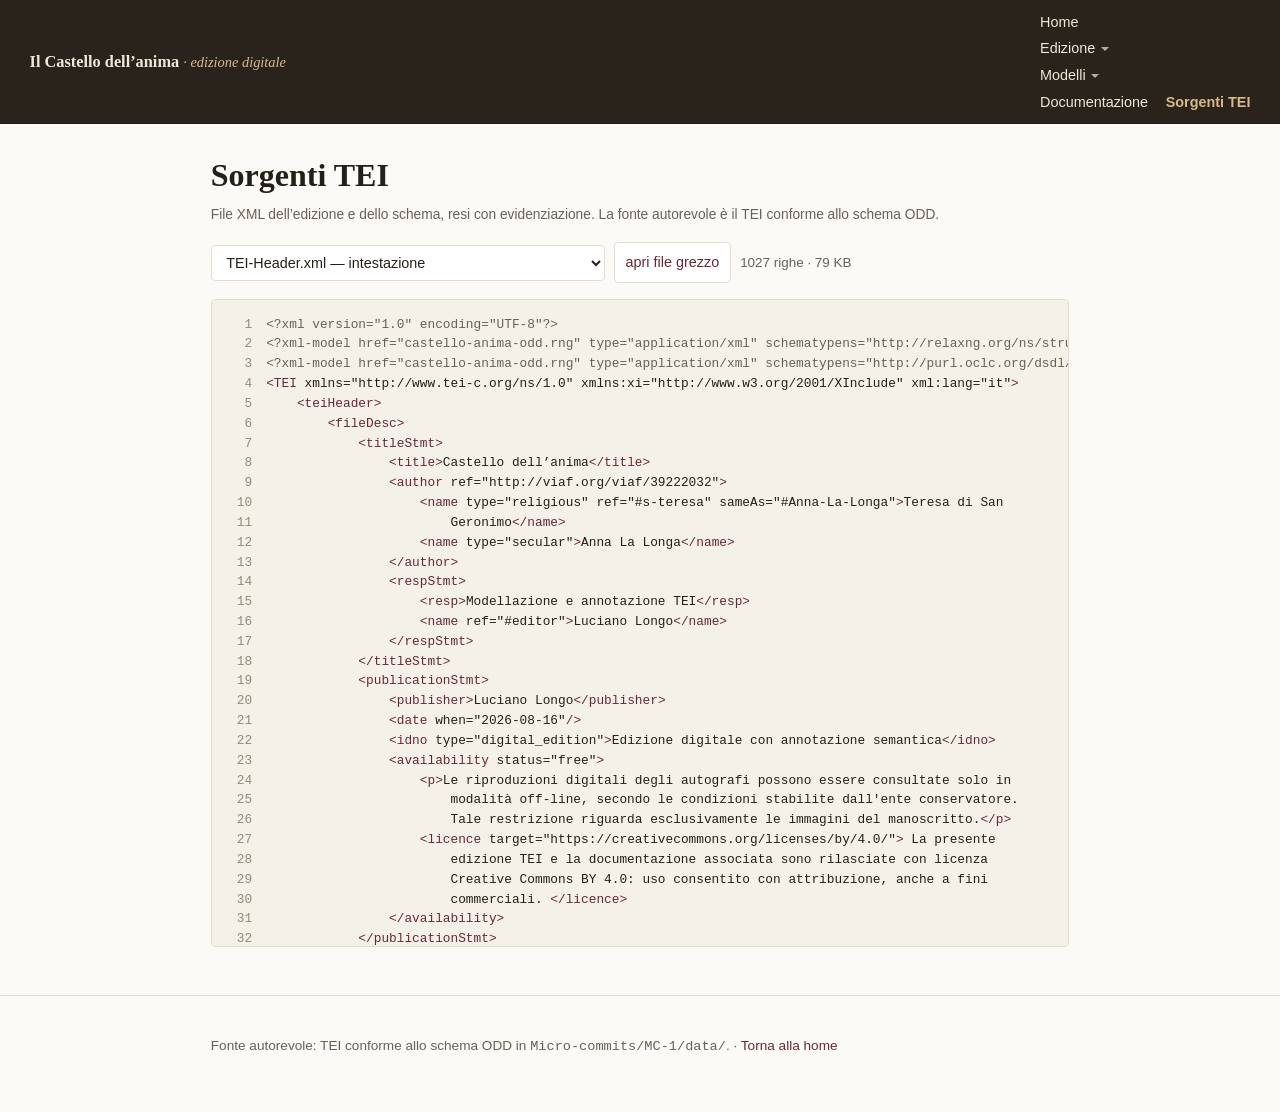
<file: sources.html>
<!DOCTYPE html>
<html lang="it">
<head>
<meta charset="UTF-8">
<meta name="viewport" content="width=device-width, initial-scale=1.0">
<title>Sorgenti TEI — Il Castello dell'anima</title>
<link rel="stylesheet" href="platform.css">
</head>
<body>
<div class="wrap">
  <h1 style="font-family:Georgia,serif;font-weight:600;margin:1.6rem 0 .2rem">Sorgenti TEI</h1>
  <p class="sechint">File XML dell’edizione e dello schema, resi con evidenziazione. La fonte autorevole è il TEI conforme allo schema ODD.</p>
  <div class="controls">
    <select id="pick" aria-label="Seleziona un file TEI">
      <optgroup label="MC-1 · dati">
        <option value="../Micro-commits/MC-1/data/TEI-Header.xml">TEI-Header.xml — intestazione</option>
        <option value="../Micro-commits/MC-1/data/castello-anima-text.xml">castello-anima-text.xml — testo</option>
        <option value="../Micro-commits/MC-1/data/release/castello-anima-MC1-completed.xml">castello-anima-MC1-completed.xml — master risolto</option>
        <option value="../Micro-commits/MC-1/data/castello-anima-odd.odd">castello-anima-odd.odd — specifica ODD</option>
        <option value="../Micro-commits/MC-1/data/castello-anima-odd.rng">castello-anima-odd.rng — schema RELAX NG</option>
      </optgroup>
      <optgroup label="Modelli generici">
        <option value="../tei-model/header/teiHeader-model.xml">teiHeader-model.xml</option>
        <option value="../tei-model/text/text-model.xml">text-model.xml</option>
      </optgroup>
    </select>
    <a class="raw" id="raw" href="#" target="_blank" rel="noopener">apri file grezzo</a>
    <span class="filemeta" id="meta"></span>
  </div>
  <div class="xmlbox"><pre class="code" id="code">Seleziona un file per visualizzarlo.</pre></div>
</div>

<footer class="pfoot">
  <div class="wrap"><p>Fonte autorevole: TEI conforme allo schema ODD in <code>Micro-commits/MC-1/data/</code>. · <a href="index.html">Torna alla home</a></p></div>
</footer>

<script src="platform.js"></script>
<script>
Platform.buildNav("sources");
const MAX=600000;
const code=document.getElementById("code"),pick=document.getElementById("pick"),
      raw=document.getElementById("raw"),meta=document.getElementById("meta");
const withLines=h=>h.split("\n").map((l,i)=>`<span class="ln">${i+1}</span>${l}`).join("\n");
function load(path){
  raw.href=path;code.textContent="Caricamento…";meta.textContent="";
  fetch(path).then(r=>{if(!r.ok)throw new Error("HTTP "+r.status);return r.text()}).then(t=>{
    const kb=(t.length/1024).toFixed(0),lines=t.split("\n").length;
    let body=t,trunc=false; if(t.length>MAX){body=t.slice(0,MAX);trunc=true}
    code.innerHTML=withLines(Platform.highlightXML(Platform.esc(body)))+(trunc?'\n<span class="cm">… (file troncato per la visualizzazione: usa «apri file grezzo» per il testo completo)</span>':"");
    meta.textContent=`${lines} righe · ${kb} KB`;
  }).catch(e=>{code.innerHTML=`<span class="err">Impossibile caricare il file (${e.message}). Questa pagina va servita via HTTP (GitHub Pages), non aperta da file://.</span>`;});
}
pick.addEventListener("change",()=>load(pick.value));
load(pick.value);
</script>
</body>
</html>
</file>
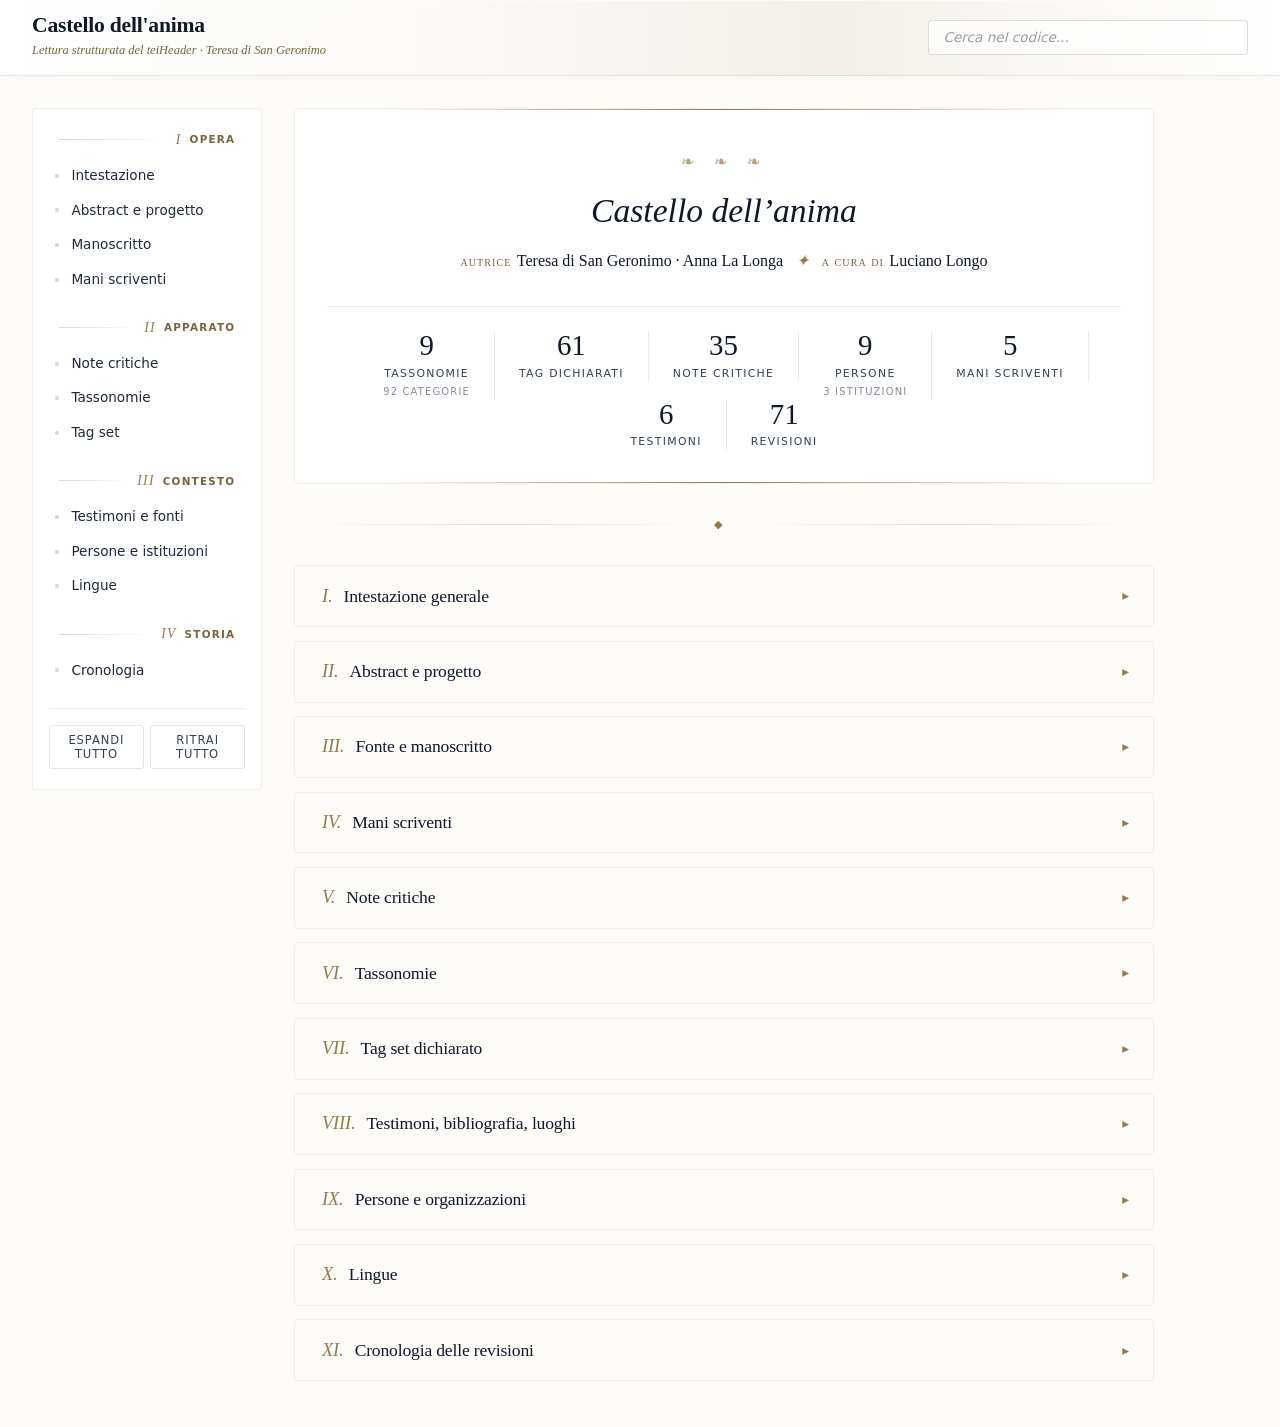
<file: Micro-commits/MC-1/teiHeader_viewer.html>
<!DOCTYPE html>
<html lang="it">
<head>
<meta charset="UTF-8">
<meta name="viewport" content="width=device-width, initial-scale=1.0">
<title>Castello dell'anima · TEI Header Viewer</title>
<style>

:root {
    --gold: #947a4b;
    --gold-light: #bfa577;
    --gold-dark: #7a633d;
    --brand-900: #0f172a;
    --brand-800: #1e293b;
    --brand-700: #334155;
    --brand-100: #f1f5f9;
    --brand-50: #f8fafc;
    --paper: #fdfcf9;
    --transition-smooth: cubic-bezier(0.4, 0, 0.2, 1);
    --header-gradient: linear-gradient(90deg, #ffffff 0%, #faf9f7 35%, #f3f0ea 65%, #ffffff 100%);
}
* { margin: 0; padding: 0; box-sizing: border-box; }
html { scroll-behavior: smooth; scroll-padding-top: 90px; }
body {
    font-family: system-ui, -apple-system, 'Segoe UI', Roboto, sans-serif;
    background: var(--paper);
    color: var(--brand-900);
    line-height: 1.6;
    font-size: 0.95rem;
    -webkit-font-smoothing: antialiased;
}
h1, h2, h3, h4, .serif-text {
    font-family: 'Cormorant Garamond', 'Georgia', 'Iowan Old Style', serif;
    font-weight: 500;
    letter-spacing: -0.01em;
}

.topbar {
    background: var(--header-gradient);
    border-bottom: 1px solid rgba(148, 122, 75, 0.18);
    backdrop-filter: blur(14px);
    box-shadow: 0 1px 0 rgba(255,255,255,0.6) inset, 0 4px 20px rgba(15, 23, 42, 0.03);
    padding: 0.9rem 2rem;
    position: sticky;
    top: 0;
    z-index: 100;
    display: flex;
    align-items: center;
    justify-content: space-between;
    gap: 1.5rem;
    flex-wrap: wrap;
}
.topbar-left { display: flex; flex-direction: column; }
.topbar h1 {
    font-family: 'Cormorant Garamond', serif;
    font-size: 1.35rem;
    font-weight: 600;
    color: var(--brand-900);
    line-height: 1.1;
}
.topbar .subtitle {
    font-size: 0.78rem;
    color: var(--gold-dark);
    font-style: italic;
    font-family: 'Cormorant Garamond', serif;
    margin-top: 0.15rem;
}
.global-search-wrap { position: relative; flex: 0 1 320px; min-width: 220px; }
.global-search-wrap input {
    width: 100%;
    padding: 0.55rem 2.2rem 0.55rem 0.9rem;
    border: 1px solid rgba(148, 122, 75, 0.25);
    border-radius: 4px;
    background: rgba(255,255,255,0.7);
    color: var(--brand-900);
    font-size: 0.85rem;
    font-family: inherit;
}
.global-search-wrap input::placeholder { color: var(--brand-700); opacity: 0.5; font-style: italic; }
.global-search-wrap input:focus {
    outline: none;
    border-color: var(--gold);
    background: #ffffff;
    box-shadow: 0 0 0 3px rgba(148, 122, 75, 0.1);
}
.search-clear {
    position: absolute; right: 10px; top: 50%; transform: translateY(-50%);
    background: none; border: none; color: var(--brand-700); cursor: pointer;
    font-size: 0.85rem; opacity: 0; pointer-events: none; transition: opacity 0.2s;
}
.search-clear.visible { opacity: 0.7; pointer-events: auto; }


.layout {
    display: flex;
    max-width: 1320px;
    margin: 0 auto;
    gap: 2rem;
    padding: 2rem;
    align-items: flex-start;
}


.sidebar {
    width: 230px;
    flex-shrink: 0;
    position: sticky;
    top: 90px;
    background: #ffffff;
    border: 1px solid rgba(148, 122, 75, 0.12);
    border-radius: 4px;
    padding: 1.25rem 1rem;
    max-height: calc(100vh - 110px);
    overflow-y: auto;
}
.sidebar::-webkit-scrollbar { width: 4px; }
.sidebar::-webkit-scrollbar-thumb { background: rgba(148, 122, 75, 0.3); border-radius: 2px; }
.nav-group { margin-bottom: 1.25rem; }
.nav-group:last-of-type { margin-bottom: 0; }
.nav-group-title {
    font-size: 0.65rem;
    font-weight: 600;
    text-transform: uppercase;
    letter-spacing: 0.12em;
    color: var(--gold-dark);
    margin-bottom: 0.5rem;
    padding: 0 0.6rem;
    display: flex;
    align-items: center;
    gap: 0.5rem;
}
.nav-group-title::before {
    content: '';
    flex: 1;
    height: 1px;
    background: linear-gradient(to right, rgba(148, 122, 75, 0.3), transparent);
}
.nav-group-title .roman {
    font-family: 'Cormorant Garamond', serif;
    font-size: 0.85rem;
    font-style: italic;
    font-weight: 500;
    color: var(--gold);
}
.sidebar ul { list-style: none; }
.sidebar ul li a {
    display: block;
    padding: 0.4rem 0.6rem 0.4rem 1.4rem;
    color: var(--brand-800);
    text-decoration: none;
    font-size: 0.85rem;
    border-radius: 3px;
    position: relative;
    transition: all 0.2s var(--transition-smooth);
}
.sidebar ul li a::before {
    content: '';
    position: absolute;
    left: 0.4rem;
    top: 50%;
    transform: translateY(-50%);
    width: 4px;
    height: 4px;
    border-radius: 50%;
    background: rgba(148, 122, 75, 0.3);
    transition: all 0.2s var(--transition-smooth);
}
.sidebar ul li a:hover {
    background: var(--brand-50);
    color: var(--brand-900);
    padding-left: 1.6rem;
}
.sidebar ul li a:hover::before { background: var(--gold); transform: translateY(-50%) scale(1.3); }
.sidebar ul li a.active {
    color: var(--gold-dark);
    font-weight: 500;
    background: rgba(148, 122, 75, 0.05);
}
.sidebar ul li a.active::before { background: var(--gold); width: 5px; height: 5px; }
.sidebar-footer {
    margin-top: 1.25rem;
    padding-top: 1rem;
    border-top: 1px solid rgba(148, 122, 75, 0.12);
    display: flex;
    gap: 0.4rem;
}
.sidebar-footer button {
    flex: 1;
    padding: 0.45rem 0.5rem;
    font-size: 0.72rem;
    font-family: inherit;
    text-transform: uppercase;
    letter-spacing: 0.08em;
    background: transparent;
    color: var(--brand-700);
    border: 1px solid rgba(148, 122, 75, 0.2);
    border-radius: 3px;
    cursor: pointer;
    transition: all 0.2s ease;
}
.sidebar-footer button:hover {
    background: var(--brand-900);
    color: var(--paper);
    border-color: var(--brand-900);
}


.main { flex: 1; min-width: 0; max-width: 860px; }


.frontespizio {
    background: #ffffff;
    border: 1px solid rgba(148, 122, 75, 0.12);
    border-radius: 4px;
    padding: 2.5rem 2rem 2rem;
    margin-bottom: 2rem;
    text-align: center;
    position: relative;
    overflow: hidden;
}
.frontespizio::before, .frontespizio::after {
    content: '';
    position: absolute;
    left: 10%; right: 10%;
    height: 1px;
    background: linear-gradient(to right, transparent, var(--gold), transparent);
}
.frontespizio::before { top: 0; }
.frontespizio::after { bottom: 0; }
.frontespizio .ornament {
    font-family: 'Cormorant Garamond', serif;
    color: var(--gold);
    font-size: 1rem;
    letter-spacing: 0.5em;
    margin-bottom: 1rem;
    opacity: 0.7;
}
.frontespizio .opera-titolo {
    font-family: 'Cormorant Garamond', serif;
    font-size: 2.1rem;
    font-style: italic;
    font-weight: 500;
    color: var(--brand-900);
    line-height: 1.25;
    margin-bottom: 1rem;
}
.frontespizio .meta-line {
    font-family: 'Cormorant Garamond', serif;
    font-size: 1rem;
    color: var(--brand-700);
    margin-bottom: 0.25rem;
}
.frontespizio .meta-line .ruolo {
    font-variant: small-caps;
    letter-spacing: 0.08em;
    color: var(--gold-dark);
    font-size: 0.85em;
    margin-right: 0.4em;
}
.frontespizio .meta-line .nome { color: var(--brand-900); font-weight: 500; }
.frontespizio .sep { display: inline-block; margin: 0 0.8rem; color: var(--gold); font-style: italic; }
.stats-row {
    display: flex;
    justify-content: center;
    align-items: flex-start;
    flex-wrap: wrap;
    margin-top: 2rem;
    padding-top: 1.5rem;
    border-top: 1px solid rgba(148, 122, 75, 0.15);
}
.stat-item {
    padding: 0 1.5rem;
    cursor: pointer;
    text-align: center;
    transition: transform 0.2s var(--transition-smooth);
    border-right: 1px solid rgba(148, 122, 75, 0.15);
}
.stat-item:last-child { border-right: none; }
.stat-item:hover { transform: translateY(-2px); }
.stat-item:hover .stat-num { color: var(--gold); }
.stat-num {
    font-family: 'Cormorant Garamond', serif;
    font-size: 1.8rem;
    font-weight: 500;
    color: var(--brand-900);
    line-height: 1;
    margin-bottom: 0.3rem;
    transition: color 0.2s;
}
.stat-label {
    font-size: 0.68rem;
    text-transform: uppercase;
    letter-spacing: 0.12em;
    color: var(--brand-700);
    font-weight: 500;
}

.diamond-sep {
    display: flex;
    align-items: center;
    justify-content: center;
    margin: 1.5rem 0 2rem;
    color: var(--gold);
    font-size: 0.7rem;
    letter-spacing: 1em;
}
.diamond-sep::before, .diamond-sep::after {
    content: '';
    flex: 1;
    height: 1px;
    background: linear-gradient(to right, transparent, rgba(148, 122, 75, 0.25), transparent);
    margin: 0 1rem;
}


.section {
    background: #ffffff;
    border: 1px solid rgba(148, 122, 75, 0.12);
    border-radius: 4px;
    margin-bottom: 0.85rem;
    overflow: hidden;
    transition: border-color 0.25s ease, box-shadow 0.25s ease;
}
.section.highlighted {
    border-color: var(--gold);
    box-shadow: 0 0 0 2px rgba(148, 122, 75, 0.12);
}
.section-header {
    background: var(--paper);
    padding: 0.95rem 1.5rem;
    cursor: pointer;
    display: flex;
    justify-content: space-between;
    align-items: center;
    user-select: none;
    border-left: 3px solid transparent;
}
.section-header:hover { background: var(--brand-50); border-left-color: var(--gold-light); }
.section-header h2 {
    font-size: 1.1rem;
    color: var(--brand-900);
    font-weight: 500;
    display: flex;
    align-items: baseline;
    gap: 0.7rem;
}
.section-header h2 .sec-num {
    font-family: 'Cormorant Garamond', serif;
    font-style: italic;
    color: var(--gold);
    font-weight: 500;
    font-size: 1.15rem;
}
.section-header .chev {
    color: var(--gold);
    font-size: 0.85rem;
    transition: transform 0.3s var(--transition-smooth);
}
.section.open .section-header { border-left-color: var(--gold); background: #ffffff; }
.section.open .section-header .chev { transform: rotate(90deg); }
.section-body {
    display: none;
    padding: 0;
    background: #ffffff;
    border-top: 1px solid rgba(148, 122, 75, 0.1);
}
.section.open .section-body { display: block; animation: sectionFadeIn 0.35s ease-out; }
@keyframes sectionFadeIn {
    from { opacity: 0; transform: translateY(-4px); }
    to { opacity: 1; transform: translateY(0); }
}
.section-content { padding: 1.75rem 2rem 2rem; }


.section-nav {
    background: linear-gradient(to bottom, rgba(148, 122, 75, 0.04), rgba(148, 122, 75, 0.01));
    border-bottom: 1px solid rgba(148, 122, 75, 0.15);
    padding: 0.85rem 1.5rem;
}
.section-nav-row {
    display: flex;
    justify-content: space-between;
    align-items: center;
    gap: 1rem;
    flex-wrap: wrap;
}
.section-nav-count {
    font-family: 'Cormorant Garamond', serif;
    font-style: italic;
    font-size: 0.92rem;
    color: var(--gold-dark);
    display: flex;
    align-items: baseline;
    gap: 0.4rem;
}
.section-nav-count .num {
    font-size: 1.3rem;
    font-weight: 600;
    font-style: normal;
    color: var(--brand-900);
}
.section-nav-actions { display: flex; gap: 0.25rem; }
.section-nav-actions button {
    background: transparent;
    border: 1px solid rgba(148, 122, 75, 0.2);
    color: var(--brand-700);
    font-size: 0.68rem;
    font-family: inherit;
    text-transform: uppercase;
    letter-spacing: 0.08em;
    padding: 0.3rem 0.6rem;
    border-radius: 3px;
    cursor: pointer;
}
.section-nav-actions button:hover {
    background: var(--brand-900);
    color: var(--paper);
    border-color: var(--brand-900);
}
.section-nav-index {
    margin-top: 0.75rem;
    padding-top: 0.7rem;
    border-top: 1px dashed rgba(148, 122, 75, 0.2);
    display: flex;
    flex-wrap: wrap;
    gap: 0.2rem 0.85rem;
    align-items: baseline;
}
.section-nav-index .idx-label {
    font-variant: small-caps;
    letter-spacing: 0.1em;
    color: var(--gold-dark);
    font-weight: 600;
    font-size: 0.7rem;
    margin-right: 0.3rem;
}
.section-nav-index a {
    color: var(--brand-800);
    text-decoration: none;
    font-family: 'Cormorant Garamond', serif;
    font-style: italic;
    font-size: 0.92rem;
    padding: 0.1rem 0;
    border-bottom: 1px dotted transparent;
}
.section-nav-index a:hover { color: var(--gold-dark); border-bottom-color: var(--gold); }
.section-nav-index a .idx-num {
    font-style: italic;
    color: var(--gold);
    font-size: 0.8em;
    margin-right: 0.2rem;
}
.section-nav-filter {
    margin-top: 0.75rem;
    padding-top: 0.7rem;
    border-top: 1px dashed rgba(148, 122, 75, 0.2);
}
.section-nav-filter input {
    width: 100%;
    padding: 0.5rem 0.85rem;
    border: 1px solid rgba(148, 122, 75, 0.2);
    background: #ffffff;
    color: var(--brand-900);
    border-radius: 3px;
    font-size: 0.85rem;
    font-family: inherit;
}
.section-nav-filter input::placeholder { color: var(--brand-700); opacity: 0.5; font-style: italic; }
.section-nav-filter input:focus {
    outline: none;
    border-color: var(--gold);
    box-shadow: 0 0 0 3px rgba(148, 122, 75, 0.1);
}
.nav-target-flash { animation: navFlash 1.8s ease-out; }
@keyframes navFlash {
    0% { background: rgba(148, 122, 75, 0.15); outline: 1px solid var(--gold); outline-offset: 3px; }
    100% { background: transparent; outline: 1px solid transparent; }
}


.field { margin-bottom: 1rem; }
.field-label {
    font-size: 0.68rem;
    text-transform: uppercase;
    letter-spacing: 0.12em;
    color: var(--gold-dark);
    margin-bottom: 0.2rem;
    font-weight: 600;
}
.field-value { color: var(--brand-900); font-size: 0.95rem; line-height: 1.6; }
.field-value.serif-text {
    font-family: 'Cormorant Garamond', serif;
    font-size: 1.08rem;
    line-height: 1.55;
}
.cat-id {
    display: inline-block;
    background: var(--paper);
    color: var(--gold-dark);
    border: 1px solid rgba(148, 122, 75, 0.3);
    border-radius: 2px;
    padding: 0.1rem 0.45rem;
    font-size: 0.72rem;
    font-family: 'Consolas', monospace;
    margin-right: 0.35rem;
    vertical-align: baseline;
}
.section-subh {
    font-family: 'Cormorant Garamond', serif;
    font-size: 1.05rem;
    color: var(--brand-900);
    font-weight: 500;
    font-variant: small-caps;
    letter-spacing: 0.08em;
    margin: 1.75rem 0 0.85rem;
    padding-bottom: 0.35rem;
    border-bottom: 1px solid rgba(148, 122, 75, 0.18);
}
.section-subh:first-child { margin-top: 0; }


.taxonomy-tabs {
    display: flex;
    flex-wrap: wrap;
    gap: 0;
    border-bottom: 1px solid rgba(148, 122, 75, 0.2);
    margin-bottom: 1.5rem;
}
.taxonomy-tab {
    padding: 0.6rem 1rem;
    background: transparent;
    border: none;
    border-bottom: 2px solid transparent;
    color: var(--brand-700);
    font-family: 'Cormorant Garamond', serif;
    font-size: 0.95rem;
    font-style: italic;
    cursor: pointer;
    transition: all 0.2s ease;
    margin-bottom: -1px;
}
.taxonomy-tab:hover { color: var(--brand-900); background: rgba(148, 122, 75, 0.04); }
.taxonomy-tab.active {
    color: var(--gold-dark);
    border-bottom-color: var(--gold);
    font-weight: 500;
    font-style: normal;
}
.taxonomy-tab .tab-count {
    font-size: 0.75em;
    color: var(--gold);
    margin-left: 0.3rem;
    font-style: normal;
}
.taxonomy-pane { display: none; }
.taxonomy-pane.active { display: block; animation: sectionFadeIn 0.3s ease-out; }
.taxonomy-pane-header {
    display: flex;
    justify-content: space-between;
    align-items: baseline;
    margin-bottom: 1rem;
    padding-bottom: 0.5rem;
    border-bottom: 1px dashed rgba(148, 122, 75, 0.2);
}
.taxonomy-pane-header h4 {
    font-family: 'Cormorant Garamond', serif;
    font-size: 1.15rem;
    color: var(--brand-900);
    font-weight: 500;
    font-variant: small-caps;
    letter-spacing: 0.05em;
}
.taxonomy-pane-header .tax-meta {
    font-family: 'Cormorant Garamond', serif;
    font-style: italic;
    color: var(--gold-dark);
    font-size: 0.9rem;
}
.taxonomy-pane-actions { display: flex; gap: 0.25rem; }
.taxonomy-pane-actions button {
    background: transparent;
    border: 1px solid rgba(148, 122, 75, 0.2);
    color: var(--brand-700);
    font-size: 0.68rem;
    font-family: inherit;
    text-transform: uppercase;
    letter-spacing: 0.08em;
    padding: 0.25rem 0.5rem;
    border-radius: 3px;
    cursor: pointer;
}
.taxonomy-pane-actions button:hover {
    background: var(--brand-900);
    color: var(--paper);
    border-color: var(--brand-900);
}

.dendro { list-style: none; padding-left: 0; font-family: 'Cormorant Garamond', serif; font-size: 1rem; line-height: 1.55; }
.dendro ul {
    list-style: none;
    padding-left: 1.75rem;
    margin-top: 0.35rem;
    position: relative;
}
.dendro ul::before {
    content: '';
    position: absolute;
    left: 0.55rem;
    top: 0;
    bottom: 0.75rem;
    width: 1px;
    background: rgba(148, 122, 75, 0.25);
}
.dendro li { position: relative; padding: 0.3rem 0; }
.dendro ul li::before {
    content: '';
    position: absolute;
    left: -1.2rem;
    top: 1.05rem;
    width: 0.9rem;
    height: 1px;
    background: rgba(148, 122, 75, 0.25);
}
.dendro-node { display: flex; align-items: baseline; gap: 0.6rem; flex-wrap: wrap; }
.dendro-toggle {
    background: none;
    border: none;
    color: var(--gold);
    cursor: pointer;
    font-size: 0.75rem;
    padding: 0;
    width: 1rem;
    height: 1rem;
    display: inline-flex;
    align-items: center;
    justify-content: center;
    transition: transform 0.2s ease;
    flex-shrink: 0;
}
.dendro-toggle.collapsed { transform: rotate(-90deg); }
.dendro-toggle.leaf { visibility: hidden; }
.dendro-content { flex: 1; min-width: 0; }
.dendro-desc { color: var(--brand-900); }
.dendro-children {
    overflow: hidden;
    transition: max-height 0.3s ease, opacity 0.25s ease;
}
.dendro-children.collapsed { max-height: 0 !important; opacity: 0; margin-top: 0; }

/* ============================================
   TAGSDECL — CATALOGO
   ============================================ */
.tags-table { width: 100%; border-collapse: collapse; font-size: 0.92rem; }
.tags-table thead th {
    text-align: left;
    padding: 0.7rem 1rem;
    background: var(--paper);
    color: var(--brand-900);
    font-family: 'Cormorant Garamond', serif;
    font-weight: 600;
    font-size: 0.85rem;
    border-bottom: 1px solid var(--gold);
    font-variant: small-caps;
    letter-spacing: 0.1em;
}
.tags-table thead th:first-child { width: 3rem; text-align: center; color: var(--gold-dark); }
.tags-table thead th:nth-child(2) { width: 28%; }
.tags-table tbody td {
    padding: 0.6rem 1rem;
    border-bottom: 1px solid rgba(148, 122, 75, 0.08);
    vertical-align: top;
}
.tags-table tbody tr:hover { background: rgba(148, 122, 75, 0.04); }
.tags-table .tag-num {
    text-align: center;
    font-family: 'Cormorant Garamond', serif;
    font-style: italic;
    color: var(--gold);
}
.tags-table .tag-gi {
    font-family: 'Consolas', monospace;
    color: var(--brand-900);
    font-weight: 600;
    white-space: nowrap;
    font-size: 0.88rem;
}
.tags-table .tag-gi .angle { color: var(--gold-dark); }
.tags-table .tag-desc {
    color: var(--brand-800);
    font-family: 'Cormorant Garamond', serif;
    font-size: 0.98rem;
    line-height: 1.45;
}


.msitem-block {
    background: var(--paper);
    border: 1px solid rgba(148, 122, 75, 0.12);
    border-left: 3px solid var(--gold);
    border-radius: 3px;
    padding: 1.1rem 1.25rem;
    margin-bottom: 1rem;
}
.msitem-block h4 {
    color: var(--brand-900);
    font-size: 1.1rem;
    margin-bottom: 0.3rem;
    font-weight: 500;
    font-style: italic;
}
.msitem-block .msitem-meta {
    font-size: 0.72rem;
    color: var(--gold-dark);
    margin-bottom: 0.75rem;
    font-family: 'Consolas', monospace;
}
.locus-seg {
    margin: 0.6rem 0;
    font-family: 'Cormorant Garamond', serif;
    font-size: 1rem;
    line-height: 1.5;
    padding-left: 0.85rem;
    border-left: 2px solid rgba(148, 122, 75, 0.15);
}
.locus-seg .locus-label {
    color: var(--gold-dark);
    font-size: 0.68rem;
    text-transform: uppercase;
    letter-spacing: 0.1em;
    font-weight: 600;
    display: block;
    margin-bottom: 0.15rem;
}
.locus-seg .locus {
    display: inline-block;
    font-family: 'Consolas', monospace;
    font-size: 0.72rem;
    color: var(--gold-dark);
    background: #ffffff;
    border: 1px solid rgba(148, 122, 75, 0.3);
    border-radius: 2px;
    padding: 0.1rem 0.4rem;
    margin-right: 0.5rem;
    vertical-align: middle;
}
.phys-block {
    margin-top: 1.75rem;
    padding-top: 1.25rem;
    border-top: 1px dashed rgba(148, 122, 75, 0.2);
}
.phys-block h4 {
    font-family: 'Cormorant Garamond', serif;
    font-size: 1.05rem;
    margin-bottom: 0.85rem;
    font-weight: 500;
    font-variant: small-caps;
    letter-spacing: 0.08em;
}
.phys-sub { margin-bottom: 0.95rem; }
.phys-sub .phys-label {
    font-size: 0.68rem;
    text-transform: uppercase;
    letter-spacing: 0.12em;
    color: var(--gold-dark);
    margin-bottom: 0.15rem;
    font-weight: 600;
}
.phys-sub .phys-value {
    font-family: 'Cormorant Garamond', serif;
    font-size: 1.02rem;
    line-height: 1.55;
    color: var(--brand-900);
}
.dimensions-inline {
    display: inline-block;
    font-family: 'Consolas', monospace;
    font-size: 0.85rem;
    color: var(--brand-900);
    background: var(--paper);
    border: 1px solid rgba(148, 122, 75, 0.2);
    border-radius: 3px;
    padding: 0.15rem 0.5rem;
    margin-left: 0.5rem;
}
.dimensions-inline .dim-label {
    color: var(--gold-dark);
    font-size: 0.75rem;
    text-transform: uppercase;
    margin-right: 0.2rem;
}


.hand-note {
    border-left: 3px solid var(--gold);
    padding: 1rem 1.25rem;
    margin-bottom: 1rem;
    background: var(--paper);
    border-radius: 0 3px 3px 0;
}
.hand-note.h2 { border-left-color: var(--gold-light); }
.hand-note.h3 { border-left-color: var(--brand-800); }
.hand-note.h4 { border-left-color: #5c4a32; }
.hand-note .hand-id {
    font-family: 'Consolas', monospace;
    color: var(--brand-900);
    font-weight: 600;
    font-size: 0.88rem;
    margin-bottom: 0.4rem;
}
.hand-note .hand-meta {
    font-size: 0.82rem;
    color: var(--brand-700);
    margin-bottom: 0.15rem;
    line-height: 1.45;
}
.hand-note .hand-meta strong {
    color: var(--gold-dark);
    font-weight: 600;
    font-variant: small-caps;
    letter-spacing: 0.05em;
    margin-right: 0.4em;
}
.hand-note .hand-text {
    margin-top: 0.5rem;
    font-family: 'Cormorant Garamond', serif;
    font-size: 1.02rem;
    line-height: 1.55;
    color: var(--brand-900);
}

.note-grp-panel {
    border: 1px solid rgba(148, 122, 75, 0.15);
    border-radius: 4px;
    overflow: hidden;
    margin-bottom: 1.5rem;
    background: #ffffff;
}
.note-grp-head {
    padding: 0.75rem 1.25rem;
    background: var(--paper);
    border-bottom: 1px solid rgba(148, 122, 75, 0.12);
    display: flex;
    justify-content: space-between;
    align-items: baseline;
    gap: 1rem;
}
.note-grp-head h4 {
    font-family: 'Cormorant Garamond', serif;
    font-size: 1.1rem;
    color: var(--brand-900);
    font-weight: 500;
    font-variant: small-caps;
    letter-spacing: 0.05em;
}
.note-grp-head .grp-count {
    font-family: 'Cormorant Garamond', serif;
    font-style: italic;
    color: var(--gold-dark);
    font-size: 0.9rem;
}
.note-grp-body { padding: 1rem 1.25rem; }
.note-item {
    border-left: 2px solid var(--gold);
    padding: 0.75rem 1rem;
    margin-bottom: 0.85rem;
    background: var(--paper);
    border-radius: 0 3px 3px 0;
}
.note-item .note-type-badge {
    display: inline-block;
    font-family: system-ui, sans-serif;
    font-size: 0.65rem;
    color: var(--gold-dark);
    background: #ffffff;
    border: 1px solid rgba(148, 122, 75, 0.3);
    border-radius: 2px;
    padding: 0.1rem 0.45rem;
    margin-bottom: 0.4rem;
    text-transform: uppercase;
    letter-spacing: 0.08em;
    font-weight: 600;
}
.note-item .note-text {
    font-family: 'Cormorant Garamond', serif;
    font-size: 1.02rem;
    line-height: 1.55;
    color: var(--brand-900);
}

.witness-item, .bibl-item, .place-item {
    background: var(--paper);
    border: 1px solid rgba(148, 122, 75, 0.12);
    border-left: 3px solid var(--gold);
    border-radius: 3px;
    padding: 0.85rem 1.1rem;
    margin-bottom: 0.75rem;
}
.witness-item h4, .bibl-item h4, .place-item h4 {
    font-family: 'Cormorant Garamond', serif;
    font-size: 1.05rem;
    color: var(--brand-900);
    font-weight: 500;
    margin-bottom: 0.25rem;
}
.witness-item .wit-id, .bibl-item .bibl-id {
    font-family: 'Consolas', monospace;
    font-size: 0.75rem;
    color: var(--gold-dark);
    margin-bottom: 0.3rem;
}
.witness-item .wit-desc, .bibl-item .bibl-desc, .place-item .place-desc {
    font-family: 'Cormorant Garamond', serif;
    font-size: 0.98rem;
    line-height: 1.5;
    color: var(--brand-800);
}
.bibl-item .bibl-meta {
    font-size: 0.8rem;
    color: var(--brand-700);
    margin-top: 0.25rem;
    font-style: italic;
}


.persona-card, .org-card {
    background: var(--paper);
    border: 1px solid rgba(148, 122, 75, 0.12);
    border-radius: 3px;
    padding: 1.1rem 1.25rem;
    margin-bottom: 1rem;
}
.persona-card h4, .org-card h4 {
    color: var(--brand-900);
    font-size: 1.1rem;
    margin-bottom: 0.5rem;
    font-weight: 500;
}
.persona-card .bio-line {
    font-size: 0.85rem;
    color: var(--brand-700);
    margin-bottom: 0.15rem;
    line-height: 1.5;
}
.persona-card .bio-line strong {
    color: var(--gold-dark);
    font-weight: 600;
    font-variant: small-caps;
    letter-spacing: 0.05em;
    margin-right: 0.4em;
}
.org-note {
    background: #ffffff;
    border-left: 2px solid var(--gold);
    padding: 0.7rem 1rem;
    margin: 0.5rem 0;
    font-family: 'Cormorant Garamond', serif;
    font-size: 1rem;
    line-height: 1.55;
    color: var(--brand-900);
    border-radius: 0 3px 3px 0;
}
.org-note .note-type {
    display: inline-block;
    font-size: 0.65rem;
    color: var(--gold-dark);
    background: var(--brand-50);
    border: 1px solid rgba(148, 122, 75, 0.25);
    border-radius: 2px;
    padding: 0.1rem 0.4rem;
    margin-right: 0.5rem;
    text-transform: uppercase;
    letter-spacing: 0.08em;
    font-weight: 600;
    vertical-align: middle;
}


.rev-view-toggle {
    display: inline-flex;
    border: 1px solid rgba(148, 122, 75, 0.25);
    border-radius: 4px;
    overflow: hidden;
    margin-bottom: 1rem;
    background: #ffffff;
}
.rev-view-toggle button {
    padding: 0.5rem 1rem;
    background: transparent;
    border: none;
    color: var(--brand-700);
    font-family: 'Cormorant Garamond', serif;
    font-size: 0.95rem;
    font-style: italic;
    cursor: pointer;
    transition: all 0.2s ease;
    border-right: 1px solid rgba(148, 122, 75, 0.15);
}
.rev-view-toggle button:last-child { border-right: none; }
.rev-view-toggle button.active {
    background: var(--brand-900);
    color: var(--paper);
    font-style: normal;
    font-weight: 500;
}
.rev-view-toggle button:hover:not(.active) { background: rgba(148, 122, 75, 0.05); }
.rev-view { display: none; }
.rev-view.active { display: block; }

.rev-group {
    border: 1px solid rgba(148, 122, 75, 0.12);
    border-radius: 4px;
    margin-bottom: 0.6rem;
    overflow: hidden;
    background: #ffffff;
}
.rev-group-head {
    padding: 0.65rem 1rem;
    background: var(--paper);
    cursor: pointer;
    display: flex;
    justify-content: space-between;
    align-items: center;
    user-select: none;
    border-left: 3px solid transparent;
    transition: all 0.2s ease;
}
.rev-group-head:hover { background: var(--brand-50); border-left-color: var(--gold-light); }
.rev-group.open .rev-group-head { border-left-color: var(--gold); background: #ffffff; }
.rev-group-head h5 {
    font-family: 'Cormorant Garamond', serif;
    font-size: 1rem;
    color: var(--brand-900);
    font-weight: 500;
    display: flex;
    align-items: baseline;
    gap: 0.6rem;
}
.rev-group-head .grp-count-badge {
    font-family: 'Consolas', monospace;
    font-size: 0.72rem;
    color: var(--gold-dark);
    background: #ffffff;
    border: 1px solid rgba(148, 122, 75, 0.25);
    border-radius: 10px;
    padding: 0.1rem 0.5rem;
}
.rev-group-head .chev {
    color: var(--gold);
    font-size: 0.8rem;
    transition: transform 0.2s ease;
}
.rev-group.open .rev-group-head .chev { transform: rotate(90deg); }
.rev-group-body {
    display: none;
    padding: 0.75rem 1rem 1rem;
    border-top: 1px solid rgba(148, 122, 75, 0.1);
}
.rev-group.open .rev-group-body { display: block; animation: sectionFadeIn 0.25s ease-out; }

.timeline { position: relative; padding-left: 1.5rem; }
.timeline::before {
    content: '';
    position: absolute;
    left: 0.4rem;
    top: 0.5rem;
    bottom: 0.5rem;
    width: 1px;
    background: rgba(148, 122, 75, 0.25);
}
.timeline-item { position: relative; padding: 0.4rem 0 0.85rem 0.5rem; }
.timeline-item::before {
    content: '';
    position: absolute;
    left: -1.25rem;
    top: 0.85rem;
    width: 8px;
    height: 8px;
    background: var(--paper);
    border: 2px solid var(--gold);
    border-radius: 50%;
}
.timeline-date {
    font-family: 'Consolas', monospace;
    font-size: 0.72rem;
    color: var(--gold-dark);
    font-weight: 600;
}
.timeline-desc {
    font-family: 'Cormorant Garamond', serif;
    font-size: 0.95rem;
    color: var(--brand-900);
    margin-top: 0.15rem;
    line-height: 1.5;
}
.timeline-meta {
    font-size: 0.75rem;
    color: var(--brand-700);
    font-style: italic;
    margin-top: 0.15rem;
    font-family: 'Cormorant Garamond', serif;
}
.timeline-meta .ana-tag {
    display: inline-block;
    font-family: 'Consolas', monospace;
    font-size: 0.68rem;
    color: var(--gold-dark);
    background: var(--paper);
    border: 1px solid rgba(148, 122, 75, 0.25);
    border-radius: 2px;
    padding: 0.05rem 0.35rem;
    margin-right: 0.3rem;
    font-style: normal;
}

.truncable { position: relative; }
.truncable.collapsed .trunc-content {
    max-height: 4.5em;
    overflow: hidden;
    mask-image: linear-gradient(to bottom, black 55%, transparent 100%);
    -webkit-mask-image: linear-gradient(to bottom, black 55%, transparent 100%);
}
.trunc-toggle {
    background: none;
    border: none;
    color: var(--gold-dark);
    cursor: pointer;
    font-size: 0.78rem;
    padding: 0.25rem 0;
    font-family: 'Cormorant Garamond', serif;
    font-style: italic;
    font-weight: 500;
    transition: color 0.2s;
    display: inline-block;
    margin-top: 0.2rem;
}
.trunc-toggle:hover { color: var(--brand-900); }
.trunc-toggle::after {
    content: '';
    display: block;
    width: 100%;
    height: 1px;
    background: currentColor;
    opacity: 0.4;
    margin-top: 1px;
}

.error-box {
    background: #fef2f2;
    border: 1px solid #dc2626;
    color: #991b1b;
    padding: 1.1rem 1.25rem;
    border-radius: 4px;
    font-family: 'Cormorant Garamond', serif;
    font-size: 1.05rem;
}
.licence-link {
    color: var(--gold-dark);
    text-decoration: none;
    border-bottom: 1px dotted var(--gold);
}
.licence-link:hover { color: var(--brand-900); border-bottom-style: solid; }

@media (max-width: 900px) {
    .layout { flex-direction: column; padding: 1rem; gap: 1rem; }
    .sidebar { width: 100%; position: static; max-height: none; }
    .sidebar ul { display: flex; flex-wrap: wrap; gap: 0.25rem; }
    .sidebar ul li a { padding: 0.3rem 0.6rem; font-size: 0.8rem; border: 1px solid rgba(148, 122, 75, 0.15); }
    .sidebar ul li a::before { display: none; }
    .frontespizio { padding: 1.75rem 1.25rem 1.5rem; }
    .frontespizio .opera-titolo { font-size: 1.5rem; }
    .stat-item { padding: 0 1rem; }
    .stat-num { font-size: 1.5rem; }
    .topbar { padding: 0.75rem 1rem; }
    .global-search-wrap { flex: 1 1 100%; order: 3; min-width: 0; }
    .section-content { padding: 1.25rem; }
    .section-nav { padding: 0.75rem 1.25rem; }
    .main { max-width: 100%; }
}
</style>
</head>
<body>

<script type="application/xml" id="tei-data">
<?xml version="1.0" encoding="UTF-8"?>
<?xml-model href="http://www.tei-c.org/release/xml/tei/custom/schema/relaxng/tei_all.rng" type="application/xml" schematypens="http://relaxng.org/ns/structure/1.0"?>
<TEI xmlns="http://www.tei-c.org/ns/1.0" xmlns:xi="http://www.w3.org/2001/XInclude" xml:lang="it">
    <teiHeader>
        <fileDesc>
            <titleStmt>
                <title>Castello dell’anima</title>
                <author ref="http://viaf.org/viaf/39222032">
                    <name type="religious" ref="#s-teresa" sameAs="#Anna-La-Longa">Teresa di San
                        Geronimo</name>
                    <name type="secular">Anna La Longa</name>
                </author>
                <respStmt>
                    <resp>Modellazione TEI, annotazione intertestuale</resp>
                    <name ref="#editor">Luciano Longo</name>
                </respStmt>
            </titleStmt>
            <publicationStmt>
                <publisher>Prototipo DH. Proof-of-concept</publisher>
                <date when="2026-01-28"/>
                <idno type="METS">mets.xml</idno>
                <idno type="digital_edition">Edizione digitale con annotazione semantica</idno>
                <availability status="restricted">
                    <p>Le riproduzioni digitali degli autografi possono essere consultate solo in
                        modalità off-line, secondo le condizioni stabilite dall'ente conservatore.
                        Tale restrizione riguarda esclusivamente le immagini del manoscritto.</p>
                    <licence target="https://creativecommons.org/licenses/by/4.0/"> La presente
                        edizione TEI e la documentazione associata sono rilasciate con licenza
                        Creative Commons BY 4.0: uso consentito con attribuzione, anche a fini
                        commerciali. </licence>
                </availability>
            </publicationStmt>

            <notesStmt xml:id="notes-for-castello-anima" corresp="#castello-anima">
                <noteGrp type="critical">
                    <note type="material">
                        <p>Il manoscritto autografo del Castello dell’anima, conservato presso la
                            Biblioteca Comunale di Palermo (ms. 2 Qq E 29), presenta una struttura
                            grafica e materiale che rispecchia in modo trasparente la dinamica
                            compositiva di Teresa di San Geronimo. La scrittura principale,
                            inchiostro bruno, relativamente uniforme nei primi due libri, è
                            attribuibile senza esitazioni all’autrice, mentre nel terzo libro si
                            registra un uso più frequente della matita, segno di interventi
                            correttivi o meditativi successivi. </p>
                    </note>
                    <note type="prudential">
                        <p> La superficie delle carte, spesso sfruttata sino ai margini estremi,
                            testimonia un processo redazionale stratificato: il testo corrente
                            procede con andamento relativamente controllato, mentre nei margini
                            interni ed esterni si accumulano glosse, precisazioni, dichiarazioni di
                            ortodossia e, non raramente, lunghe riscritture che intervengono su
                            singoli nuclei dottrinali percepiti come esposti al rischio di equivoco.
                            Tale fenomeno si intensifica nel Libro III, dove il lessico della
                            teologia mistica, unione, trasformazione, quiete, otio delle potenze —
                            richiede per la scrivente continue strategie prudenziali (attenuationes,
                            precisiones, declarationes) che si concretizzano in aggiunte marginali,
                            spesso introdotte dal performativo “io mi dichiaro”. </p>
                    </note>
                    <note type="linguistic">
                        <p> Sul piano grafico, il manoscritto presenta numerose oscillazioni nella
                            gestione dell’interpunzione, delle maiuscole, delle separazioni/agganci
                            di parola e di tutte le vocali toniche e atone soggette all’influsso
                            dell’italiano regionale siciliano. Queste instabilità non derivano da
                            ripensamenti autoriali, ma costituiscono il tratto coerente di una
                            scrittura semicolta che tenta di adeguarsi al registro
                            mistico-dottrinale, senza abbandonare la matrice linguistica originaria.
                            Ugualmente coerente è l’alternanza fra un tessuto espressivo a tratti
                            semplice e sincopato e improvvise impennate retoriche, spesso sorrette
                            da immagini ricorrenti (acqua, fuoco, mare, notte). </p>
                    </note>
                    <note type="theological-risk">
                        <p> Le glosse marginali costituiscono l’elemento più delicato per la
                            definizione dell’archetipo testuale. In diversi casi esse non si
                            limitano a chiarire un termine o un sintagma: spostano il peso
                            dottrinale di interi luoghi, attenuando o correggendo passaggi
                            potenzialmente imputabili di quietismo (panteismo, impeccabilità,
                            passività assoluta dell’anima). A differenza dei primi due libri — dove
                            gli interventi sono sporadici e solo raramente comportano riscritture,
                            nel terzo libro le aggiunte presentano caratteri ricorrenti: inchiostro
                            più scuro, grafia più nervosa, struttura sintattica più frammentata.
                            L’impressione complessiva è che Teresa, consapevole della pericolosità
                            delle proprie formulazioni, abbia effettuato una sorta di
                            auto-monitoraggio retrospettivo, aggiungendo strati esegetici
                            successivi. </p>
                    </note>
                    <note type="transmission">
                        <p> La presenza di foglietti intercalati, di diversa dimensione e talvolta
                            di mano non attribuibile con certezza alla scrivente, accentua la
                            complessità del dossier. Questi materiali, che sembrano inserirsi in
                            corrispondenza dei nodi mistici più esposti (unione sostanziale, sicurtà
                            mistica, matrimonio spirituale, otio delle potenze), sono stati
                            considerati parte integrante della tradizione autoriale nella presente
                            edizione, ma distinguendoli diplomaticamente dal testo corrente e
                            registrando tutte le varianti nel relativo apparato. Per quanto riguarda
                            la trasmissione, il Castello è opera unica e non dispone di una
                            tradizione plurima: ciò rende necessario considerare tutti i fenomeni
                            grafici, morfosintattici e lessicali come elementi rappresentativi
                            dell’autografia, salvo casi di guasto meccanico o compromissione
                            materiale (lacune, abrasioni, cancellature profonde). </p>
                    </note>
                    <note type="stylistic">
                        <p> La scrittura a volte contraddittoria — alternanze tra “ha/hà/a”, tra
                            “ne/né”, tra “si/sì”, dittongamenti incoerenti, forme verbali spurie —
                            non va normalizzata oltre la soglia minima richiesta alla leggibilità,
                            poiché costituisce la cifra stilistica della scrivente e l’unico indizio
                            disponibile per ricostruire le sue competenze linguistiche e la sua
                            relazione conflittuale con il registro trattatistico. Nel complesso, il
                            manoscritto del Castello dell’anima non è un supporto inerte, ma un
                            dispositivo di scrittura in movimento: luogo in cui l’esperienza mistica
                            cerca un linguaggio e, nel tentativo di formularlo, genera riverberi,
                            ripensamenti, glosse salvifiche e una straordinaria densità di “testo in
                            tensione”. </p>
                    </note>
                </noteGrp>
                <noteGrp type="biographical">
                    <note type="biography-early">
                        <p>Anna La Longa nacque a Palermo, nel quartiere dell’Albergheria, la notte
                            di Natale del 1670. Proveniente da una famiglia artigiana profondamente
                            segnata dalla religiosità — la madre e la nonna erano terziarie
                            carmelitane, così come un fratello e lo zio materno — assunse nel 1688
                            l’abito di terziaria del Carmelo con il nome di Teresa di San Geronimo.
                            Convinta di una particolare predestinazione spirituale, svolse intensa
                            attività di direzione delle anime e tentò, senza successo, la fondazione
                            di un piccolo monastero insieme ad altre terziarie. </p>
                    </note>
                    <note type="biography-late">
                        <p>Tra il 1691 e il 1693 visse a Caltanissetta, dove attorno ai suoi scritti
                            si formò un primo circolo di lettura e di discussione spirituale. Le sue
                            relazioni con religiosi agostiniani, unita alle tensioni dottrinali e al
                            suo ruolo di guida carismatica, la condussero all’attenzione del
                            Sant’Officio. Inquisita a partire dal 1695, incarcerata nel 1697, fu
                            accusata di diffondere una “nueva mistica” e di aver composto i suoi
                            scritti con l’assistenza del demonio. Il processo si concluse nel 1701 e
                            nel 1703 Teresa fu penitenziata nell’autodafè di Palermo: condannata a
                            tre anni di galera e cinque di clausura. Il <title>Castello
                                dell’anima</title> è l’unica opera a noi pervenuta.</p>
                    </note>
                </noteGrp>
                <noteGrp type="contextual">
                    <note type="contextual-biographical">
                        <p> Il <title level="m" ref="#castello-anima">Castello dell’anima</title> si
                            colloca nel vivace ma problematico panorama della spiritualità mistica
                            siciliana tra la fine del Seicento e i primi anni del Settecento, un
                            contesto segnato dalla compresenza di pratiche devozionali popolari,
                            predicazione in lingua materna e forte arretratezza del basso clero. In
                            questo clima il trattato di Teresa di San Geronimo si inserisce nella
                            diffusa circolazione di scritture mistiche femminili e nella fortuna,
                            anche in Sicilia, di modelli teresiani e giovannisti, spesso mediati da
                            cenni di lettura o da trasmissione orale attraverso i religiosi che la
                            terziaria frequentava. </p>
                    </note>
                    <note type="contextual-historical">
                        <p>Il testo riflette inoltre il peso culturale e disciplinare dei processi
                            per quietismo che, dalla condanna di Molinos in poi, investivano non
                            solo la dottrina mistica ma anche la direzione delle anime; è in questo
                            scenario che le pagine del <title level="m" ref="#castello-anima"
                                >Castello dell’anima</title>, rivolte alle <term type="mystic_state"
                                >incipienti</term>, <term type="mystic_state">proficienti</term> e
                                <term type="mystic_state">perfette</term>, furono percepite come
                            sospette, soprattutto laddove Teresa affronta i temi dell’otio delle
                            potenze, dell’unione mistica e della <term type="mystic_state"
                                >sicurtà</term>, punti nevralgici della controversia quietista.
                            Accanto a queste coordinate dottrinali, il manoscritto restituisce la
                            trama sociale entro cui l’autrice agiva: un piccolo circolo
                            laico-religioso in cui circolavano libri devoti in italiano, e nel quale
                            la terziaria palermitana esercitò un ruolo di guida spirituale che si
                            colloca pienamente nelle dinamiche carismatiche e para-monastiche
                            proprie della <term type="contextual-concept">nueva mística</term> del
                            tempo. </p></note>
                </noteGrp>
            </notesStmt>

            <sourceDesc>
                <listPlace>
                    <place xml:id="Palermo">
                        <placeName ref="https://www.geonames.org/2523920">Palermo</placeName>
                        <note>Luogo di origine e produzione del manoscritto; utilizzato come punto
                            di riferimento geografico</note>
                    </place>
                    <place xml:id="Caltanissetta">
                        <placeName ref="https://www.geonames.org/2525448/caltanissetta.html"
                            >Caltanissetta</placeName>
                        <note>Presunto luogo di permanenza di Suor Teresa</note>
                    </place>
                    <place xml:id="Sicilia">
                        <placeName ref="https://www.geonames.org/2523118/sicily.html"
                            >Sicilia</placeName>
                        <note>Regione di appartenenza del luogo di origine e produzione del
                            manoscritto</note>
                    </place>
                </listPlace>


                <bibl type="ms" xml:id="ms-Palermo-2QqE29">
                    <settlement ref="#Palermo">Palermo</settlement>
                    <affiliation ref="#BCP">Biblioteca Comunale</affiliation>
                    <idno ana="#ms-Palermo-2QqE29">ms. 2 Qq E 29</idno>
                    <date notBefore="1692" notAfter="1703">sec. XVII ex.</date>
                    <title level="m" ref="#castello-anima">Il Castello dell’anima</title>
                </bibl>

                <!-- Origine dei loci e delle citazioni: edizione e introduzione -->
                <msDesc xml:lang="ita" corresp="#castello-anima">
                    <msIdentifier>
                        <country>
                            <name type="place" ref="https://www.geonames.org/3175395">Italia</name>
                        </country>
                        <region>
                            <name type="place" ref="https://www.geonames.org/2523118/sicily.html"
                                >Sicilia</name>
                        </region>
                        <settlement>
                            <name type="place" ref="https://www.geonames.org/2523920">Palermo</name>
                        </settlement>
                        <institution ref="http://viaf.org/viaf/133691077">Biblioteca
                            Comunale</institution>
                        <repository ref="#BCP">Casa Professa</repository>
                        <altIdentifier>
                            <idno ana="#ms-Palermo-2QqE29">2 Qq E 29</idno>
                        </altIdentifier>
                    </msIdentifier>

                    <msContents ana="#castello-anima">
                        <msItem n="I" xml:id="msItem-I" ana="#bibl-diario-mistico-I">
                            <author cert="high" ref="http://viaf.org/viaf/39222032"
                                corresp="#s-teresa"> Teresa di San Geronimo </author>
                            <title>Libro primo del Castello dell’anima per l’anime
                                principianti</title>
                            <incipit>
                                <locus>c. 1r</locus>
                                <seg>Essendo io stimulata dalla sua obedienza padre mio prendo alle
                                    mani la penna per dar principio hoggi, che sono 10 di settembre
                                    l’anno 1692 a questo primo libro del Castello dell’anima.</seg>
                            </incipit>
                            <explicit>
                                <locus>c. 62r</locus>
                                <seg> Hor havendo io fornito questo primo libro dove s’ha trattato,
                                    sì come havete inteso, dell’anime principianti, e di vita
                                    attiva, me ne passerò al secondo libro per trattare di vita
                                    contemplativa, che sono l’anime proficienti. Iddio sia quello,
                                    che la conceda per sola sua gloria, et honore, amen. </seg>
                            </explicit>
                            <textLang mainLang="ita" otherLangs="la"/>
                        </msItem>
                        <msItem n="II" xml:id="msItem-II" ana="#bibl-diario-mistico-II">

                            <author cert="high" ref="http://viaf.org/viaf/39222032"
                                corresp="#s-teresa"> Teresa di San Geronimo </author>
                            <title>Libro secondo del Castello dell’anima per l’a- nime proficienti,
                                nel quale si tratta della contemplatio- ne propria di queste
                                anime</title>
                            <incipit>
                                <locus>c. 63r</locus>
                                <seg>Incomincio mio Dio, come sapete, per santa obedienza, e perché
                                    l’obe- dienza è tanto grata alla Maestà vostra, vi prego per ciò
                                    a darmi il vostro santo agiuto, senza il quale non posso regger
                                    la penna, nemmeno concepir un pensiero ed innanzi che
                                    incomincio, mi protesto di non dir cosa, che contra- dichi alla
                                    vostra santa Chiesa Catolica Romana, e se ciò accaderà, non sarà
                                    per molinia, ma per ignoranza e perciò vi prego Dio mio di nuovo
                                    a darmi la vostra infinita sapienza, che mai potrà errare questa
                                    vostra sì miserabile crea- tura, la quale prende la penna
                                    confidata nella bontà vostra.</seg>
                            </incipit>
                            <explicit>
                                <locus>c. 157v</locus>
                                <seg>Al contrario poi, quando Dio vuole, vede sboccar la foriosa
                                    torrente della sapienza divina, vedendo con chiarezza venir
                                    nella mia penna, quanto egli vuole si dichi per suo honore, e
                                    gloria, non essendo altro io che un piccolo istromento di sua
                                    Divina Maestà; e, padre, altro io non desidero che esser molto
                                    conosciuta al mondo la Maestà Divina, per honor della quale
                                    perderi la mia vita, ed altro modo non ho di perderla, che d’im-
                                    piegarla tutta in suo servitio, cossì doverei fare, però faccio
                                    meno assai di quanto devo, ma vedendo voi mio Dio quanto è la
                                    mia dapocaggine, e non potendo questa vil creatura sodisfare
                                    alla Maestà Vostra, accettate, quel che bassamente per voi, o
                                    bontà divina, faccio, non potendo più con le mie debo- le forze,
                                    e finisco. </seg>
                            </explicit>
                            <textLang mainLang="ita" otherLangs="la"/>
                        </msItem>
                        <msItem n="III" xml:id="msItem-III" ana="#bibl-diario-mistico-III">

                            <author cert="high" ref="http://viaf.org/viaf/39222032"
                                corresp="#s-teresa"> Teresa di San Geronimo </author>
                            <title>Libro terzo Del castello dell’anima per l’anime perfette, nel
                                quale si tratta dell’unione, che ponno arrivare queste anime con Dio
                                anche in questa vita</title>
                            <incipit>
                                <locus>c. 158r</locus>
                                <seg n="1"> Incomincio mio Dio, come sapete, questo terzo ed ultimo
                                    libro per santa obedienza, e per narrar l’opere nostre, questa
                                    sì miserabile creatura, e se nel secondo libro domandano a noi
                                    mio Dio il nostro santo agiuto, più vi soplico adesso a darmi la
                                    vostra infinita sapienza, poiché havendo io da trattare di
                                    materia più alta di che trattavo nel trascorso libro, mi vedo
                                    perciò più bisognosa della vostra sapienza, senza la quale mi
                                    confesso al tutto inabile, ed indegna per manegiar la penna, la
                                    quale la prendo tutta fidata in voi mio Dio.</seg>
                                <seg n="2"> Anche padre mi protesto, che se dirò qualche cosa che
                                    contradichi la santa fede, non sarà per mia malitia, ma per
                                    ignoranza, e cossì quanto dirò non intendo contradire quel che
                                    dice la nostra santa Chiesa Catolica Romana, confessandomi sua
                                    figlia, e seguace, tutto che indegna.</seg>
                            </incipit>
                            <explicit>
                                <locus>c. 263r</locus>
                                <seg>E doppo s’adormenta di nuovo, vuolendo cossì Dio, e resta in un
                                    sonno, in una indiffirenza assai grande, né può vuoler cosa che
                                    Dio non la vuole, né desiderar cosa, che Dio non la muova a quel
                                    desiderio, onde viene a vivere nella medesima vita di Dio.
                                    Fornisco questo ultimo libro con dire che quanto ho detto in
                                    questi libri ho inteso dire secondo il senso della Santa Chiesa,
                                    e se vi fosse qualche cosa malamente spiegata è stata la mia
                                    ignoran- za, e non per malitia, rendo a Dio infinite gratie
                                    d’haver fatto quanto l’obe- dienza m’ha comandato. Soli Deo
                                    honor, et gloria </seg>
                            </explicit>
                            <textLang mainLang="ita" otherLangs="la"/>
                        </msItem>
                    </msContents>

                    <physDesc>
                        <objectDesc form="fascicle">
                            <supportDesc material="paper">
                                <support>
                                    <p>
                                        <material>carta</material>, manoscritto autografo su
                                        supporto cartaceo del tardo <date notBefore="1692" notAfter="1703">sec. XVII ex. </date>. 
                                        La scrittura
                                        principale è a inchiostro bruno; nel terzo libro sono
                                        presenti interventi correttivi e glosse a matita,
                                        attribuibili alla stessa mano. </p>
                                </support>
                                <extent>
                                    <dimensions scope="all" type="foglio" unit="cm">
                                        <height>20.5</height>
                                        <width>19</width>
                                    </dimensions> Fascicolo di piccolo formato, con specchio di
                                    scrittura regolare. </extent>
                                <condition>
                                    <p> Stato non uniforme: il manoscritto presenta abrasioni,
                                        scolorimenti, guasti meccanici marginali e cancellature. I
                                        margini sono ampiamente sfruttati per glosse, note e
                                        ripensamenti autoriali. </p>
                                </condition>
                            </supportDesc>

                            <layoutDesc>
                                <layout columns="1" ruledLines="40">
                                    <p> Layout a colonna unica, con 40 righe tracciate; testo
                                        disposto entro uno specchio di scrittura regolare. Ampio uso
                                        di margini e interlinee per aggiunte, precisazioni e glosse
                                        di natura dottrinale. </p>
                                </layout>
                            </layoutDesc>
                        </objectDesc>

                        <handDesc>
                            <!-- mano originale #1 — Teresa, inchiostro bruno, stesura base -->
                            <handNote xml:id="ink_1" scribeRef="#s-teresa" script="cursive"
                                medium="brown-ink" scope="major" corresp="#txt-b0 #txt-b1">
                                <p> La mano principale del manoscritto è quella autografa di
                                    <persName>Teresa di San Geronimo</persName>, eseguita con inchiostro bruno
                                    ormai parzialmente ossidato. La grafia, regolare ma semicolta, costituisce
                                    la stesura originaria del testo (<ref target="#txt-b0">Tb0</ref>), cui si
                                    affiancano interventi immediati e minimi ripensamenti (<ref target="#txt-b1"
                                        >Tb1</ref>). L’andamento della scrittura è generalmente controllato nei primi
                                    due libri, con rigatura ben rispettata e poche variazioni di
                                    <term type="critical">ductus</term>. </p>
                            </handNote>
                            
                            <!-- mano originale #2 — Teresa, seconda campagna a inchiostro (Libro III) -->
                            <handNote xml:id="ink_2" scribeRef="#s-teresa" script="cursive"
                                medium="brown-ink" scope="minor" corresp="#txt-1 #txt-2">
                                <p> Nel terzo libro è attestata una seconda fase di intervento, ancora autografa,
                                    realizzata a inchiostro. Tali aggiunte (<ref target="#txt-1">T1</ref>,
                                    <ref target="#txt-2">T2</ref>) consistono in glosse marginali, precisazioni
                                    dottrinali, chiarimenti su nodi mistici esposti al rischio di equivoco (unione,
                                    trasformazione, otio delle potenze, sicurtà), oltre a riscritture e ampliamenti
                                    di senso. La grafia risulta in questi casi più rapida, nervosa e meno posata
                                    rispetto alla stesura originaria, con un tratto visibilmente più marcato o
                                    discontinuo. </p>
                            </handNote>
                            
                            <!-- mano originale #3 — Teresa, campagna tardiva a inchiostro scuro -->
                            <handNote xml:id="ink_3-dark" scribeRef="#s-teresa" script="cursive"
                                medium="dark-ink" scope="minor" corresp="#txt-3">
                                <p> Una ulteriore tipologia di intervento autografo tardivo (<ref target="#txt-3"
                                        >T3</ref>) è riconoscibile in un inchiostro più scuro, spesso collocato nei
                                    margini o nelle righe bianche. Si tratta di aggiunte di natura prudenziale,
                                    volte ad attenuare, precisare o dichiarare l’ortodossia dei passaggi
                                    dottrinalmente più delicati. La grafia appare più compressa e talvolta
                                    affrettata, con cancellature e sovrascritture. </p>
                            </handNote>
                            
                            <!-- mano originale #4 — Teresa, interventi a matita (stessa fase di T3, medium diverso) -->
                            <handNote xml:id="pencil_1" scribeRef="#s-teresa" script="cursive"
                                medium="pencil" scope="minor" corresp="#txt-3">
                                <p> Nella medesima fase correttivo-glossativa tardiva (<ref target="#txt-3">T3</ref>)
                                    ricorre, accanto all’inchiostro scuro, un uso più frequente della matita,
                                    attribuibile alla stessa mano autografa. Si tratta di interventi correttivi o
                                    meditativi — richiami, segni di attenzione, brevi precisazioni — distinti dalle
                                    aggiunte a inchiostro per lo strumento scrittorio, non per la fase redazionale. </p>
                            </handNote>
                            
                            <!-- mano esterna (?) #5 -->
                            <handNote xml:id="ink_4-external" scribeRef="#esterno" script="cursive"
                                medium="ink" scope="minor" corresp="#txt-4">
                                <p> In alcune carte, soprattutto nel terzo libro, compaiono note marginali o
                                    foglietti intercalati attribuibili a mano non riconducibile con certezza a
                                    Teresa (<ref target="#txt-4">interventi esterni</ref>). Tali annotazioni,
                                    seppure marginali, partecipano al processo di chiarificazione dottrinale e
                                    presentano un <term type="critical">ductus</term> più regolare e disteso, con
                                    differenze sensibili rispetto alla scrittura autografa. </p>
                            </handNote>
                        </handDesc>
                    </physDesc>
                    <history>
                        <origin>
                            <p>
                                <origPlace cert="high">
                                    <placeName ref="#Palermo">Palermo</placeName>, <placeName
                                        ref="#Sicilia">Sicilia</placeName>
                                </origPlace>
                                <origDate notBefore="1692-09-10" notAfter="1703-06-04" cert="high"/>
                                <note type="dating"> La redazione del Libro III, oggetto del
                                    presente commit, si colloca nell'arco 1692–1694; l'intervallo
                                    sopra indicato (1692–1703) copre invece la traiettoria
                                    compositiva complessiva dell'opera (Libri I–III), comprensiva
                                    del periodo delle glosse prudenziali successive, fino alla
                                    condanna dell'autrice. </note>
                                Il <title level="m" xml:lang="it">Castello dell’anima</title> venne
                                composto da <persName ref="#Anna-La-Longa" role="author" cert="high"
                                    >Suor Teresa di San Geronimo</persName> (nata <persName>Anna La
                                    Longa</persName>, 1670–post 1703), terziaria carmelitana
                                palermitana. L’autrice iniziò la stesura <quote xml:lang="it">per
                                    santa obedienza</quote> nel giorno indicato esplicitamente in
                                apertura del manoscritto <ref target="#ms-Palermo-2QqE29">(<bibl
                                        type="ms">ms. 2 Qq E 29, Biblioteca Comunale di
                                        Palermo</bibl>)</ref>. <note type="context"> La produzione
                                    avviene in un contesto di forte arretratezza religiosa e
                                    linguistica nella Sicilia tardo-seicentesca, con prevalenza
                                    della predicazione in volgare locale e diffusione limitata di
                                    testi ascetici in lingua italiana. </note> L’opera nasce entro
                                la traiettoria biografica dell’autrice, segnata da una vocazione
                                precoce, dall’ingresso nel Terz’Ordine del Carmelo nel <date
                                    when="1688">1688</date>, e da una crescente attività di
                                direzione spirituale rivolta a laici e religiosi, soprattutto
                                appartenenti all’Ordine agostiniano (sotto la guida di <persName
                                    ref="#CelestinoSanNicolo" role="director">Fra Celestino di San
                                    Nicolò</persName>). <note type="biographical"> Tra il 1695 e il
                                    1701 Teresa fu oggetto di indagine inquisitoriale con accuse di
                                    quietismo, nuova mistica e indebita direzione di coscienze;
                                    venne condannata nell’autodafé del <date when="1703-06-04">4
                                        giugno 1703</date>. </note> Dal punto di vista dottrinale,
                                l’opera si inserisce nella tradizione della <term xml:lang="la"
                                    >theologia mystica</term>, con riferimenti espliciti a <persName
                                    ref="#p-avila" role="source">Santa Teresa d’Ávila</persName> e
                                    <persName ref="#p-john" role="source">San Juan de la
                                    Cruz</persName>, ma mostra una più profonda consonanza
                                strutturale e concettuale con la <bibl type="model">
                                    <title xml:lang="es">Guía espiritual</title> di <persName
                                        ref="#p-molinos" role="influence">Miguel de
                                        Molinos</persName>
                                </bibl>, in particolare nella tripartizione, nella funzione dei
                                direttori spirituali e nella concezione dell’orazione come via al
                                    <quote>vuoto interiore</quote>. <note type="terminology"> La
                                    metafora del <quote>castello</quote> non indica, come in <title
                                        xml:lang="es">Las moradas</title> di Teresa d’Ávila, l’anima
                                    stessa, bensì <quote>l’oratione, che l’anima fabrica dalle
                                        fondamenta sino al tetto</quote>, reinterpretata in chiave
                                    manualistica. </note> L’opera è redatta in un <lang
                                    xml:lang="it">italiano regionale siciliano</lang>,
                                caratterizzato da forte interferenza dialettale, da sintassi
                                semicolta e da lessico influenzato sia dalla tradizione devozionale
                                sia dall’uso liturgico latino (<quote xml:lang="la">teologia
                                    mistica</quote>; citazioni bibliche in latino). La tradizione
                                diretta è limitata al solo testimone autografo conservato a Palermo,
                                mentre gli atti inquisitoriali in italiano andarono distrutti
                                nell’incendio dello Steri. I verbali superstiti in spagnolo,
                                conservati presso l' <orgName>Archivio di Stato di <placeName
                                        ref="https://www.geonames.org/3117735"
                                    >Madrid</placeName></orgName>, costituiscono la principale
                                testimonianza sul contesto di produzione dell’opera e sulla sua
                                ricezione censoria. </p>
                        </origin>
                    </history>
                    <additional>
                        <surrogates>
                            <p> L’autografo del <title level="m">Castello dell’anima</title>,
                                conservato nel ms. <idno ana="#ms-Palermo-2QqE29">2 Qq E 29</idno>
                                presso la <orgName ref="http://viaf.org/viaf/133691077">Biblioteca
                                    Comunale di Palermo</orgName>, è consultabile in riproduzione
                                digitale (formato JPEG) presso l’ente conservatore, laddove
                                disponibile. </p>
                        </surrogates>
                    </additional>
                </msDesc>
                <listBibl type="fontes">
                    <bibl xml:id="bible-vulgate">
                        <title level="m">Biblia Sacra Vulgata</title>
                    </bibl>
                    <bibl xml:id="molinos-guida" corresp="#p-molinos">
                        <author>Miguel de Molinos</author>
                        <title>Guida spirituale</title>
                        <date when="1675">1675/1677</date>
                        <note>Modello strutturale e contenutistico</note>
                    </bibl>
                    <bibl xml:id="avila-castello" corresp="#p-avila">
                        <author>Teresa d’Ávila</author>
                        <title>Castello interiore</title>
                        <date when="1577">1577</date>
                        <note>Metafora del castello rielaborata da Teresa di S. Geronimo</note>
                    </bibl>
                </listBibl>
                <listBibl>

                    <!-- fonte primaria-->
                    <bibl xml:id="castello-anima" corresp="#ms-Palermo-2QqE29">
                        <idno xml:id="bibl-diario-mistico-I">Libro I</idno>
                        <idno xml:id="bibl-diario-mistico-II">Libro II</idno>
                        <idno xml:id="bibl-diario-mistico-III">Libro III</idno>
                        <author corresp="#Anna-La-Longa" ref="#s-teresa"> Teresa di San Geronimo
                            (Anna La Longa) </author>
                        <title level="m">Castello dell’anima</title>
                        <date notBefore="1692" notAfter="1703"> 1692–1703 </date>
                        <note>Manoscritto autografo conservato in Palermo, <name
                                ref="http://viaf.org/viaf/133691077">Biblioteca Comunale</name>, ms.
                            2 Qq E 29</note>
                    </bibl>

                    <!-- DESCRIZIONE E STORIA DEL MANOSCRITTO -->
                    <bibl xml:id="desc-ms-Palermo-2QqE29" corresp="#ms-Palermo-2QqE29"
                        ref="http://viaf.org/viaf/133691077">
                        <title level="a">Descrizione ms. 2 Qq E 29</title>
                        <note type="contextual">Voce archivistica e descrizione materiale del
                            testimone autografo</note>
                    </bibl>

                    <!-- EDIZIONI E STUDI SPECIFICI SULL'OPERA -->
                </listBibl>

                <listWit>
                    <witness xml:id="txt-b0" resp="#s-teresa">Tb0, testo base</witness>
                    <witness xml:id="txt-b1" resp="#s-teresa">Tb1, interventi immediati</witness>
                    <witness xml:id="txt-1" resp="#s-teresa">T1, riscrittura su testo base</witness>
                    <witness xml:id="txt-2" resp="#s-teresa">T2, interventi correttivi-glossativi</witness>
                    <witness xml:id="txt-3" resp="#s-teresa">T3, interventi correttivi-glossativi successivi con medium diverso</witness>
                    <witness xml:id="txt-4" resp="#esterno">T4, interventi glossativi esterni</witness>
                </listWit>
            </sourceDesc>
        </fileDesc>
        <encodingDesc>
            <ab xml:base="abstract">
                <seg n="1"> Questo teiHeader descrive il modello di edizione digitale del primo micro-commit
                    (MC1, Libro III, capp. I–V) del <title ref="#castello-anima">Castello dell'anima</title>
                    di Teresa di San Geronimo, fondato su una integrazione multilivello tra descrizione materiale,
                    rappresentazione genetica e annotazione interpretativa del testo autografo. Il
                    documento combina una ricostruzione diplomatica rigorosa (mani, inchiostri,
                    ductus, interventi marginali) con un sistema tassonomico esteso, progettato per
                    rendere computabili le funzioni retoriche, i nodi dottrinali, gli stati mistici
                    e le operazioni prudenziali tipiche della scrittura tardo‑seicentesca soggetta a
                    sorveglianza inquisitoriale. Il modello adotta una segmentazione fine (div, p,
                    seg) collegata ai facsimili tramite l'attributo @facs e articolata secondo la
                    progressione mistica dei tre Libri (incipientes, proficientes, perfectae). </seg>
                <seg n="2"> Le varianti d’autore sono rappresentate tramite un sistema genetico
                    strutturato (Tb0–T4) e integrate con un apparato critico in segmentazione
                    parallela secondo la metodologia dell'apparato in situ. L’insieme forma una
                    infrastruttura editoriale FAIR, replicabile e orientata alla ricerca, capace di
                    connettere la materialità del manoscritto con la dinamica prudenziale del testo
                    mistico post‑tridentino e di offrire un modello TEI interoperabile per future
                    edizioni digitali di corpora affini. La sperimentazione di varianti testuali
                    generate tramite IA controllata costituisce una traccia di ricerca separata del
                    progetto, non impiegata nel presente micro-commit (cfr. project-readme
                    generale, sez. "Testi derivati e sperimentazione TEI + AI"). </seg>
            </ab>

            <projectDesc>
                <p n="1"> Il progetto adotta un modello TEI P5 interpretativo
                    orientato alla computabilità del manoscritto <title>Castello dell’anima</title>
                    mediante un’architettura multilivello di descrizione e annotazione. La
                    modellazione definisce un set di unità funzionali annotabili e interrogabili,
                    rendendo la rete prudenziale del testo (citazioni, glosse, rimandi interni)
                    pienamente machine-actionable. </p>

                <p n="2"> L’encoding implementa un sistema di tassonomie
                    stratificate all’interno di @ana, strutturate per: (a) funzioni
                    retorico-dottrinali (legittimazione, pedagogia, gestione-rischio,
                    ethos-esperienza); (b) operazioni discorsive (attenuatio, precisatio,
                    declaratio, intensificatio, negatio, comparatio); (c) parametri di rischio
                    (rischio-dottrinale, rischio-quietismo, rischio-ambiguità); (d) stati mistici
                    (incipientes, proficientes, perfectae; unione, purificazione, illuminatio); (e)
                    relazioni semantiche (intertesto-biblico, intertesto-liturgico,
                    intertesto-teresiano, relazione mistica-operativa). </p>

                <p n="3"> Nel presente modello, le tassonomie dichiarate in
                        <code>classDecl</code> sono concepite come assi semantici distinti ma non
                    indipendenti. In particolare: (1) i valori della tassonomia <gi>func</gi> che
                    segmentano la gestione del rischio dottrinale (es.
                        <code>rischio-attenuatio</code>, <code>rischio-precisatio</code>,
                        <code>rischio-declaratio</code>) esprimono la finalità retorica del segmento
                    e presuppongono sempre una corrispondente operazione discorsiva rappresentata
                    nella tassonomia <gi>operation</gi>; (2) la tassonomia <gi>risk</gi> modella le
                    condizioni storiche e dottrinali di esposizione, mentre <gi>func</gi> modella le
                    strategie discorsive adottate per gestirle; (3) la tassonomia <gi>impact</gi> è
                    impiegata come asse interpretativo composito, combinando scala esplicativa e
                    funzione strutturale, senza postulare una distinzione ontologica rigida tra i
                    suoi valori. </p>

                <p n="4"> Ogni occorrenza intertestuale è modellata come nodo formale
                    tramite &lt;seg&gt;, &lt;cit&gt;, &lt;quote&gt;, &lt;ref&gt;, &lt;note
                    type="glossa"&gt;, ciascuno corredato da tassonomie, da relazioni espresse
                    attraverso attributi come @corresp e @target, e da indicatori numerici. Il
                    modello integra un indice d’impatto composto (N, A, F) calcolato secondo la
                    formula I = 0.40*N + 0.35*A + 0.25*F, dove N misura la necessità interpretativa,
                    A la riduzione dell’ambiguità e F la funzione prudenziale; l’indice è derivato
                    da correlazioni tra densità glossematica, gravità del lemma, prossimità ai nodi
                    dottrinalmente esposti e stratificazione materiale (place, hand, layer). </p>

                <p n="5"> Il modello TEI utilizza una segmentazione strutturata
                    secondo la sequenza &lt;div type="book"&gt; → &lt;div type="chapter"&gt; →
                    &lt;p&gt; → &lt;seg&gt;, con relazioni interne espresse tramite attributi quali
                    @corresp e @target. L’integrazione con i facsimili è garantita mediante elementi
                    come &lt;pb&gt; e l’attributo @facs, così da
                    collegare posizione grafica, ductus, mano scrivente e successione degli
                    interventi materiale‑testuali. </p>

                <p n="6"> I livelli genetici Tb0–T3 rappresentano
                    fasi progressive della scrittura autografa e sono correlati in modo sistematico
                    alla rete prudenziale: Tb0 funge da stesura base; Tb1 registra ripensamenti
                    immediati; T1–T2 concentrano glosse attenuative e precisative; T3 raccoglie le
                    dichiarazioni di ortodossia più tarde, collocate nei punti di massimo rischio
                    dottrinale. </p>

                <p n="9"> Il progetto implementa un workflow filologico:
                    definizione tassonomica → annotazione semantica → estrazione computazionale →
                    validazione specialistica → analisi comparativa (pattern analysis, query
                    strutturate, distribuzioni funzionali). Il modello risultante è interoperabile,
                    FAIR‑compliant e replicabile su altri corpora mistici posttridentini prodotti in
                    condizioni di sorveglianza dottrinale. </p>

                <p n="10"> Le tassonomie adottate in questa edizione
                    costituiscono un sistema semantico multilivello organizzato secondo tre assi
                    interpretativi complementari: (1) un asse fenomenologico, dedicato alla
                    descrizione dei contenuti mistici, retorici e dottrinali del testo
                        <code>(taxonomy ref="#func #mystic_state #relation")</code>; (2) un asse
                    prudenziale, che modella le strategie di controllo teologico e gli interventi
                    mitiganti dell’autrice <code>(taxonomy ref="#risk #operation
                        #exposition")</code>; (3) un asse strutturale, che registra la fase
                    discorsiva e l’impatto interpretativo dei segmenti <code>(taxonomy ref="#impact
                        #phase")</code>. La combinazione di tali assi, resa possibile attraverso
                    valori multipli dell’attributo @ana, consente di rappresentare la dinamica tra
                    fenomenologia mistica, gestione del rischio e stratificazione materiale del
                    manoscritto. </p>

            </projectDesc>

            <refsDecl>
                <p> I riferimenti interni dell’edizione seguono la struttura del testimone: la
                    segnatura delle carte è riportata tramite l’attributo @n degli elementi
                    &lt;pb&gt; secondo la foliazione originale (es. “158r”, “158v”). I riferimenti
                    ai capitoli si basano su &lt;div type="chapter"&gt; e quelli ai paragrafi su
                    &lt;p&gt;, numerati editorialmente quando necessario. </p>
                <p> La corrispondenza fra testo e immagini del manoscritto è dichiarata tramite
                    l’attributo @facs sugli elementi &lt;pb&gt;, che rinviano alle riproduzioni
                    digitali delle carte; i rinvii interni utilizzano l’attributo @target per
                    puntare a identificatori univoci all’interno del documento. </p>

            </refsDecl>
            <editorialDecl>

                <p> Questo documento utilizza il sistema di codifica definito dalle linee guida
                    della TEI P5. La trascrizione è semidiplomatica: conserva grafie, fenomeni
                    materiali, aggiunte, cancellature e abbreviazioni presenti nel manoscritto, con
                    normalizzazione minima dichiarata tramite &lt;orig&gt;/&lt;reg&gt;,
                    &lt;abbr&gt;/&lt;expan&gt;, &lt;sic&gt;/&lt;corr&gt;, &lt;unclear&gt;,
                    &lt;gap&gt; e &lt;supplied&gt;. </p>

                <p> L’apparato critico è rappresentato in situ secondo la metodologia della
                    “parallel segmentation”, mediante &lt;app&gt;, &lt;lem&gt; e &lt;rdg&gt;, ed è
                    dedicato a cancellature, sostituzioni, aggiunte interlineari e interventi
                    d’autrice nei punti teologicamente sensibili. Le varianti sono classificate
                    secondo le categorie: interlinear, margin, deleted, corrected, abbreviation,
                    orthographic, lost. </p>

                <p> La DTD e il modello adottato integrano i moduli TEI relativi a linking,
                    analysis, transcrizione e critica del testo, in accordo con il tagset TEI P5. </p>

                <p> La numerazione dei paragrafi non è presente nel manoscritto: quando introdotta,
                    costituisce integrazione editoriale ed è resa tramite l’attributo @n su
                    &lt;p&gt;. </p>

                <correction>
                    <p> Le correzioni autoriali sono rappresentate tramite &lt;del&gt;, &lt;add&gt;
                        e &lt;subst&gt;. Eventuali interventi editoriali sono dichiarati
                        esplicitamente attraverso &lt;corr&gt; all’interno di &lt;sic&gt;, o
                        documentati in note di chiarimento quando necessario. </p>
                </correction>

                <hyphenation>
                    <p> La sillabazione del testimone è mantenuta solo quando rilevante come
                        fenomeno grafico. Non si introducono trattini aggiuntivi, né si modernizza
                        la divisione delle parole. </p>
                </hyphenation>

                <normalization>
                    <p> Si è mantenuta la maiuscola originale di inizio capoverso e l’interpunzione
                        è riprodotta fedelmente. Normalizzazioni grafiche sono applicate
                        esclusivamente tramite &lt;orig&gt;/&lt;reg&gt; per favorire la leggibilità,
                        senza modificare la struttura sintattica o stilistica dell’autografo. </p>
                </normalization>

                <interpretation xml:id="imp-idx">
                    <p>Dichiarazione della metrica interpretativa per il calcolo dell'indice di
                        impatto (Impact Index).</p>
                    <ab xml:id="impact-metric">
                        <hi rend="italic">I = 0.40N + 0.35A + 0.25F</hi>
                        <list type="glossary">
                            <item xml:id="val-N">
                                <label>N</label>
                                <p>Necessità interpretativa (valore normalizzato tra 0 e 1).</p>
                            </item>
                            <item xml:id="val-A">
                                <label>A</label>
                                <p>Ambiguità ridotta (valore normalizzato tra 0 e 1).</p>
                            </item>
                            <item xml:id="val-F">
                                <label>F</label>
                                <p>Funzione prudenziale (valore normalizzato tra 0 e 1).</p>
                            </item>
                        </list>
                    </ab>
                </interpretation>
            </editorialDecl>

            <tagsDecl>
                <namespace name="http://www.tei-c.org/ns/1.0">
                    <!-- CORE STRUCTURE (cfr. README MC1, §3.11) -->
                    <tagUsage gi="TEI">Elemento radice della codifica TEI.</tagUsage>
                    <tagUsage gi="teiHeader">Testata descrittiva del modulo di edizione.</tagUsage>
                    <tagUsage gi="fileDesc">Metadati editoriali e di pubblicazione.</tagUsage>
                    <tagUsage gi="sourceDesc">Descrizione del manoscritto autografo.</tagUsage>
                    <tagUsage gi="msDesc">Descrizione strutturata del testimone.</tagUsage>
                    <tagUsage gi="text">Corpo del documento.</tagUsage>
                    <tagUsage gi="body">Corpo testuale principale.</tagUsage>
                    <tagUsage gi="div">Struttura dell’opera (Libri, Capitoli, Prefazione).</tagUsage>
                    <tagUsage gi="head">Rubriche tematiche e titoli.</tagUsage>
                    <tagUsage gi="argument">Argomento/sommario introduttivo di capitolo.</tagUsage>
                    <tagUsage gi="p">Unità minima del discorso.</tagUsage>
                    <tagUsage gi="pb">Foliazione originale recto/verso.</tagUsage>
                    <tagUsage gi="fw">Segnatura/richiamo a piè di pagina.</tagUsage>

                    <!-- FRONT MATTER -->
                    <tagUsage gi="front">Materiale liminare dell'edizione (witness, persone,
                        bibliografia, frontespizio).</tagUsage>
                    <tagUsage gi="listWit">Elenco dei testimoni/livelli genetici del testo.</tagUsage>
                    <tagUsage gi="witness">Singolo testimone/livello genetico (Tb0, Tb1, T1…).</tagUsage>
                    <tagUsage gi="listPerson">Elenco delle persone.</tagUsage>
                    <tagUsage gi="person">Scheda di una persona (autrice, mani, fonti dottrinali,
                        curatore).</tagUsage>
                    <tagUsage gi="listBibl">Elenco di riferimenti bibliografici.</tagUsage>
                    <tagUsage gi="title">Titolo di opera o fonte.</tagUsage>
                    <tagUsage gi="author">Autore di una fonte citata.</tagUsage>
                    <tagUsage gi="titlePage">Frontespizio dell'opera.</tagUsage>
                    <tagUsage gi="docTitle">Titolo del frontespizio.</tagUsage>
                    <tagUsage gi="titlePart">Porzione del titolo (principale/sottotitolo).</tagUsage>
                    <tagUsage gi="docAuthor">Autore dichiarato in frontespizio.</tagUsage>

                    <!-- MANUSCRIPT DESCRIPTION -->
                    <tagUsage gi="msIdentifier">Identificazione archivistica del
                        manoscritto.</tagUsage>
                    <tagUsage gi="msContents">Contenuto del manoscritto.</tagUsage>
                    <tagUsage gi="msItem">Unità interne (Libri I–III).</tagUsage>
                    <tagUsage gi="physDesc">Descrizione materiale.</tagUsage>
                    <tagUsage gi="handDesc">Descrizione delle mani scriventi.</tagUsage>
                    <tagUsage gi="handNote">Profilo delle diverse mani (inchiostro, matita,
                        ecc.).</tagUsage>
                    <tagUsage gi="layoutDesc">Descrizione della mise en page.</tagUsage>
                    <tagUsage gi="layout">Struttura grafica e rigatura.</tagUsage>

                    <!-- TRANSCRIPTION / APPARATO CRITICO E FENOMENI MATERIALI -->
                    <tagUsage gi="add">Aggiunte interlineari/marginali.</tagUsage>
                    <tagUsage gi="del">Cancellature.</tagUsage>
                    <tagUsage gi="subst">Sostituzioni articolate (del+add come evento unico).</tagUsage>
                    <tagUsage gi="abbr">Abbreviazioni.</tagUsage>
                    <tagUsage gi="expan">Scioglimenti.</tagUsage>
                    <tagUsage gi="sic">Errori materiali.</tagUsage>
                    <tagUsage gi="corr">Correzioni editoriali esplicite.</tagUsage>
                    <tagUsage gi="gap">Guasti o lacune (@reason="illegible").</tagUsage>
                    <tagUsage gi="supplied">Integrazioni editoriali per lacune
                        (@reason="conjecture").</tagUsage>
                    <tagUsage gi="unclear">Grafie non leggibili (@unit="char"/"word"/"line").</tagUsage>

                    <!-- TEXTCRIT -->
                    <tagUsage gi="app">Apparato critico in situ.</tagUsage>
                    <tagUsage gi="lem">Lemma testuale.</tagUsage>
                    <tagUsage gi="rdg">Varianti d’autore (Tb0, Tb1, T1…).</tagUsage>

                    <!-- SEGMENTAZIONE E RETORICA -->
                    <tagUsage gi="seg">Unità di struttura/unità interpretativa retorica.</tagUsage>
                    <tagUsage gi="term">Termini tecnici o mistici.</tagUsage>
                    <tagUsage gi="figure">Marcatore di dispositivo/figura retorica (uso
                        risemantizzato rispetto alla semantica TEI standard di illustrazione; cfr.
                        README MC1, §3.12).</tagUsage>
                    <tagUsage gi="ref">Rinvii interni, esterni, intertestuali.</tagUsage>
                    <tagUsage gi="note">Note editoriali, dottrinali, contestuali, glosse
                        marginali.</tagUsage>

                    <!-- QUOTATIONS -->
                    <tagUsage gi="cit">Citazioni bibliche, liturgiche, mistiche.</tagUsage>
                    <tagUsage gi="quote">Testo della citazione.</tagUsage>
                    <tagUsage gi="foreign">Testo in lingua diversa dal volgare (latino
                        liturgico/biblico).</tagUsage>
                    <tagUsage gi="bibl">Riferimenti bibliografici.</tagUsage>

                    <!-- NAMES, TERMS, DATES, IDENTIFIERS -->
                    <tagUsage gi="persName">Persone.</tagUsage>
                    <tagUsage gi="placeName">Luoghi.</tagUsage>
                    <tagUsage gi="orgName">Istituzioni.</tagUsage>
                    <tagUsage gi="date">Date storiche o redazionali.</tagUsage>
                    <tagUsage gi="lang">Indicazione della lingua.</tagUsage>
                    <tagUsage gi="idno">Identificatore di autorità esterna (VIAF) per persone e
                        fonti dottrinali.</tagUsage>
                </namespace>
            </tagsDecl>

            <variantEncoding method="parallel-segmentation" location="internal"/>
            <!-- L'apparato critico è codificato secondo segmentazione parallela. Le varianti
                d'autore (fasi Tb0-Tc) sono rappresentate mediante <app>, <lem>, <rdg>. In questo
                commit l'apparato comprende esclusivamente varianti genetiche autoriali; l'
                integrazione di varianti sperimentali generate da IA controllata è rimandata a una
                fase separata e successiva del progetto. Tutti i fenomeni grafici (del, add, subst)
                sono riportati in situ. -->

            <classDecl>

                <!-- 1. Tassonomia delle FUNZIONI RETORICHE -->
                <taxonomy xml:id="func">

                    <category xml:id="legittimazione">
                        <catDesc> Procedure retoriche che consolidano l’ortodossia del discorso mistico
                            mediante appoggi biblici, liturgici e tradizionali (anche aurorali),
                            usati per evitare sospetti di quietismo e per ancorare temi rischiosi
                            all’autorità della Chiesa, dei santi. </catDesc>

                        <category xml:id="legittimazione-biblica">
                            <catDesc>Citazioni e parafrasi scritturali, spesso in latino, impiegate per
                                rendere accettabili concetti come "quiete", "infusione" e "unione",
                                mostrando conformità alla dottrina e inserendo l’esperienza mistica
                                in una cornice canonica.</catDesc>
                        </category>

                        <category xml:id="legittimazione-liturgica">
                            <catDesc>Ricorso a formule, stilemi e registri liturgici come garanzia
                                devozionale e dottrinale, utile a circoscrivere affermazioni
                                speculative e a integrare il trattato nella tradizione della
                                preghiera ecclesiale.</catDesc>
                        </category>

                        <category xml:id="legittimazione-tradizione">
                            <catDesc>Appello a maestri della mistica esplicitamente richiamati in prima persona
                                dall’autrice ("la mia santa madre Teresa" per Teresa d’Avila; "il mio padre
                                beato Giovanni della Croce") come legittimazione autorevole, a creare
                                continuità con la genealogia carmelitana e a rafforzare la credibilità di
                                un’autrice priva di formazione scolastica.</catDesc>
                        </category>
                    </category>

                    <category xml:id="pedagogia">
                        <catDesc>Strategie formative rivolte ad anime "incipienti", "proficienti" e
                            "perfette", basate su distinzioni operative, esemplificazioni concrete e
                            introduzione graduale ai concetti mistici, al fine di guidare il lettore
                            nel discernimento e prevenire errori dottrinali.</catDesc>

                        <category xml:id="pedagogia-introduzione">
                            <catDesc>Sezioni introduttive e inquadramenti che predispongono il lettore
                                all’orazione mentale e alla costruzione del “castello”, facendo leva
                                sull’obbedienza e sulla dichiarata umiltà dell’autrice.</catDesc>
                        </category>

                        <category xml:id="pedagogia-discernimento">
                            <catDesc>Distinzioni tra (1) "meditazione", (2) "contemplazione acquisita",
                                (3) "contemplazione infusa", (4) "quiete" e (5) "sospensione delle
                                potenze", con cui l’autrice chiarisce la progressione mistica e
                                aiuta il lettore-ascoltatore a riconoscere illusioni o inganni
                                spirituali.</catDesc>
                        </category>

                        <category xml:id="pedagogia-esemplificazione">
                            <catDesc>Uso di immagini quotidiane (acqua, mare, torrente, giardino,
                                specchio) e comparazioni che rendono intelligibili realtà
                                sovrasensibili, traducendo la teologia mistica in scenari
                                comprensibili anche a un pubblico poco istruito.</catDesc>
                        </category>
                    </category>

                    <category xml:id="rischio">
                        <catDesc>Insieme di strategie volte a prevenire o correggere letture
                            potenzialmente eterodosse, specialmente nei punti critici (ex: Libro
                            III), dove emergono concetti come "impeccabilità", "fusione con Dio",
                            "notte oscura" e perdita apparente del "libero arbitrio".</catDesc>

                        <category xml:id="rischio-attenuatio">
                            <catDesc>Glosse esplicative aggiunte per smorzare formulazioni rischiose,
                                spesso tramite “cioè”, “intendo dire”, “mi dichiaro”, con cui
                                l’autrice riduce ambiguità dottrinali.</catDesc>
                        </category>

                        <category xml:id="rischio-precisatio">
                            <catDesc>Limitazioni semantiche che delimitano concetti radicali (come
                                “divenir un altro Dio”, “sicurtà totale”), precisando che il libero
                                arbitrio non viene mai abolito e che l’azione resta sempre
                                divina.</catDesc>
                        </category>

                        <category xml:id="rischio-declaratio">
                            <catDesc>Dichiarazioni esplicite di adesione alla Chiesa e di rifiuto della
                                “molinia” (Molinos), formulate per disinnescare ogni sospetto di
                                quietismo e per riconfigurare enunciati pericolosi in senso
                                ortodosso.</catDesc>
                        </category>
                    </category>

                    <category xml:id="ethos">
                        <catDesc>Costruzione dell’immagine autoriale come donna ignorante, obbediente e
                            priva di lettere, che scrive per comando del confessore; strategia di
                            protezione che al contempo rivendica l’esperienza diretta come fonte
                            primaria di sapere mistico.</catDesc>

                        <category xml:id="ethos-umilta">
                            <catDesc>Professioni di "indegnità" e "ignoranza" per minimizzare la
                                propria autorità; l’autrice usa queste formule per giustificare la
                                scrittura teologica da parte di una donna.</catDesc>
                        </category>

                        <category xml:id="ethos-esperienza">
                            <catDesc>Rivendicazione dell’esperienza (“non parlo senza l’esperienza”)
                                come fondamento epistemico che legittima il discorso spirituale in
                                mancanza di titoli di studio o di formazione teologica.</catDesc>
                        </category>

                        <category xml:id="ethos-obbedienza">
                            <catDesc>Insistenza sull’obbedienza al confessore (a scopo difensivo),
                                vista come condizione necessaria per scrivere e come garanzia di
                                umiltà, prudenza e sottomissione dottrinale.</catDesc>
                        </category>
                    </category>

                </taxonomy>
                <!-- 2. Tassonomia dell’IMPATTO -->
                <taxonomy xml:id="impact">
                   <!--  Indice quantitativo, derivato dal calcolo composito N/A/F (necessità
                        interpretativa, riduzione dell’ambiguità, funzione prudenziale). Non è un
                        giudizio diretto dell’annotatore, ma l’esito di una formula.--> 
                    
                    <category xml:id="impact-high">
                        <catDesc>Passaggi che chiariscono concetti dottrinali centrali (contemplazione
                            infusa, unione, quiete, notte dei sensi); decisivi per la comprensione
                            dell’opera e frequente oggetto di glosse prudenziali.</catDesc>
                    </category>
                    <category xml:id="impact-medium">
                        <catDesc>Elementi che rafforzano e integrano i concetti principali mediante
                            esempi, distinzioni e spiegazioni accessorie, senza modificarne
                            l’assetto teologico.</catDesc>
                    </category>
                    <category xml:id="impact-low">
                        <catDesc>Parti ornamentali o reiterative utili all’enfasi ma non decisive per
                            l’argomentazione teologica.</catDesc>
                    </category>
                    <category xml:id="impact-critical">
                        <catDesc>Nodi ad altissimo rischio interpretativo, come la trasformazione,
                            l’apparente "impeccabilità", la "sicurtà divina", la "sospensione delle
                            potenze" e la relazione fra volontà umana e azione divina.</catDesc>
                    </category>
                </taxonomy>

                <!-- 3. Tassonomia del RISCHIO DOTTRINALE -->
                <taxonomy xml:id="risk">
                    <category xml:id="risk-dottrinale">
                        <catDesc>Rischio generale di equivocità su dottrine come "grazia", "libertà",
                            "unione" e "contemplazione", soprattutto nei punti dove la lingua
                            dell’autrice risulta ambigua o metaforicamente esasperata.</catDesc>
                    
                    <category xml:id="risk-quietismo">
                        <catDesc>Possibile lettura quietista dei concetti di “quiete”, “otio”, “non
                            operare”, “abbandono totale”; rischio amplificato dal contesto storico e
                            dalle accuse processuali.</catDesc>
                    </category>
                    <category xml:id="risk-panteismo">
                        <catDesc>Rischio di interpretazione panteistica nelle espressioni sulla
                            “trasformatione” e sul “divenir un altro Dio”; necessità di glosse per
                            riaffermare la distinzione ontologica creatura/Creatore.</catDesc>
                    </category>
                    <category xml:id="risk-impeccabilita">
                        <catDesc>Ambiguità relative alla “sicurtà” mistica e alla percezione
                            dell’impossibilità di peccare nello stato di unione (impeccabilità);
                            richiede continui interventi mitiganti.</catDesc>
                    </category>
                    <category xml:id="risk-ambiguita">
                        <catDesc>Punti in cui la formulazione è oscura, metaforica o oscillante,
                            generando difficoltà interpretative non collocabili in categorie
                            specifiche.</catDesc>
                    </category>
                    </category>
                </taxonomy>

                <!-- 4. Tassonomia degli STATI MISTICI -->
                <taxonomy xml:id="mystic_state">
                    <category xml:id="mystic_state-purificazione">
                        <catDesc>Fase purgativa del cammino mistico: prove, tribolazioni, sofferenze
                            che preparano l’anima alla contemplazione, spesso associate alla croce.</catDesc>
                    </category>
                    <category xml:id="mystic_state-illuminazione">
                        <catDesc>Fase illuminativa: elevazione, dolcezza, chiarezza contemplativa
                            che precede l’unione piena.</catDesc>
                    </category>
                    <category xml:id="mystic_state-quiete">
                        <catDesc>Stato di sospensione delle potenze, spesso minacciato da
                            interpretazioni quietistiche; descritto come pace interiore infusa da
                            Dio.</catDesc>
                    </category>
                    <category xml:id="mystic_state-otium">
                        <catDesc>Ozio delle potenze inteso non come inerzia quietista, ma come
                            sospensione operata da Dio affinché l’anima riceva passivamente la
                            contemplazione infusa.</catDesc>
                    </category>
                    <category xml:id="mystic_state-unione">
                        <catDesc>Stato mistico di massimo avvicinamento a Dio, descritto con lessico
                            alto e analogie complesse; luogo delle maggiori ambiguità
                            teologiche.</catDesc>
                    </category>
                </taxonomy>

                <!-- 5. Tassonomia delle OPERAZIONI PRUDENZIALI -->
                <taxonomy xml:id="operation">
                    <category xml:id="operation-delimitazione">
                        <catDesc>Operazioni che circoscrivono semanticamente concetti rischiosi,
                            evitando letture estreme e guidando l’interpretazione entro limiti
                            ortodossi.</catDesc>
                    </category>
                    <category xml:id="operation-attenuatio">
                        <catDesc>Interventi che smorzano formulazioni troppo ardite mediante
                            spiegazioni aggiunte, spesso negli spazi marginali del
                            manoscritto.</catDesc>
                    </category>
                    <category xml:id="operation-precisatio">
                        <catDesc>Chiarimenti puntuali volti a definire meglio concetti ambigui, tipici
                            della riflessione autografa posteriore alla stesura iniziale.</catDesc>
                    </category>
                    <category xml:id="operation-declaratio">
                        <catDesc>Dichiarazioni dirette di ortodossia, con cui l’autrice esplicita la
                            propria adesione alla dottrina per evitare interpretazioni
                            sospette.</catDesc>
                    </category>
                    <category xml:id="operation-riequilibrio">
                        <catDesc>Interventi equilibranti che compensano un’affermazione rischiosa con
                            una precisazione ortodossa prima o dopo l’enunciato mistico.</catDesc>
                    </category>
                </taxonomy>

                <!-- 6. Tassonomia del LIVELLO DI ESPOSIZIONE -->
                <taxonomy xml:id="exposition">
                    <!-- Giudizio qualitativo sul livello di esposizione dottrinale
                            del passaggio, assegnato per lettura interpretativa diretta, indipendentemente
                            dal calcolo dell’indice d’impatto. Un disallineamento tra le fasce di
                            exposition e impact per la stessa occorrenza è un dato significativo, non un
                            errore da correggere.-->
                    
                    <category xml:id="exposition-low">
                        <catDesc>Esposizione prudente di temi dottrinali, con ricorso limitato a
                            tecnicismi e metafore.</catDesc>
                    </category>
                    <category xml:id="exposition-medium">
                        <catDesc>Esposizione moderata di contenuti mistici, con appoggi occasionali a
                            citazioni e spiegazioni aggiuntive.</catDesc>
                    </category>
                    <category xml:id="exposition-high">
                        <catDesc>Esposizione intensa di dottrine mistiche complesse che richiedono
                            glosse, precisazioni e cautele retoriche.</catDesc>
                    </category>
                    <category xml:id="exposition-critical">
                        <catDesc>Livello massimo di esposizione dottrinale, tipico delle sezioni sul
                            matrimonio spirituale, la trasformazione e l’unione; punti fortemente a
                            rischio di censura.</catDesc>
                    </category>
                </taxonomy>

                <!-- 7. Tassonomia della FASE DISCORSIVA -->
                <taxonomy xml:id="phase">
                    <category xml:id="phase-introduction">
                        <catDesc>Segmenti introduttivi che stabiliscono tono, pubblico e obbedienza
                            iniziale, preparando la progressione mistica.</catDesc>
                    </category>
                    <category xml:id="phase-mediana">
                        <catDesc>Sezioni centrali in cui si analizzano stati intermedi del cammino
                            contemplativo, con esempi ed esperienze.</catDesc>
                    </category>
                    <category xml:id="phase-conclusive">
                        <catDesc>Chiusure che ricapitolano i contenuti, riordinano la materia e
                            predispongono alla transizione verso stati più elevati.</catDesc>
                    </category>
                    <category xml:id="phase-critical">
                        <catDesc>Marcatore trasversale, non posizionale: segnala che il segmento è
                            teologicamente delicato indipendentemente da dove si colloca nella
                            sequenza. Va assegnato insieme a una delle tre fasi posizionali sopra
                            (introduction/mediana/conclusive), non al loro posto, per permettere
                            l’allineamento tra collocazione testuale, rischio (risk) ed esposizione
                            (exposition) sulla stessa occorrenza.</catDesc>
                    </category>
                </taxonomy>

                <!-- 8. Tassonomia delle RELAZIONI -->
                <taxonomy xml:id="relation">
                    
                    <category xml:id="relation-mistica">
                        <catDesc>Relazioni che descrivono la progressione fenomenologica tra stati
                            mistici lungo il cammino contemplativo, comprensiva delle immagini
                            esperienziali (luce, tenebra, sonno, quiete) con cui l’autrice le
                            descrive.</catDesc>
                        <category xml:id="relation-mistica-infusa-purificazione">
                            <catDesc>Relazione concettuale che descrive il passaggio dalle prove purgative
                                alla contemplazione infusa.</catDesc>
                        </category>
                        <category xml:id="relation-mistica-attiva-meditazione">
                            <catDesc>Relazione progressiva dalla meditazione attiva alla maturazione
                                spirituale che prepara alla contemplazione.</catDesc>
                        </category>
                        <category xml:id="relation-mistica-passiva-quiete">
                            <catDesc>Relazione tra contemplazione passiva e quiete, descritta come
                                sospensione delle potenze per opera di Dio.</catDesc>
                        </category>
                        <category xml:id="relation-mistica-unione-sposalitio">
                            <catDesc>Sequenza che conduce dall’unione allo sposalizio spirituale e alla
                                trasformazione, secondo i modelli mistici tradizionali.</catDesc>
                        </category>
                    </category>
                    
                    <category xml:id="relation-intertesto">
                        <catDesc>Relazioni con fonti esterne al testo, di diversa natura e provenienza.</catDesc>
                        <category xml:id="relation-intertesto-biblico">
                            <catDesc>Richiami espliciti o impliciti alla Scrittura che sostengono la
                                dottrina mistica.</catDesc>
                        </category>
                        <category xml:id="relation-intertesto-liturgico">
                            <catDesc>Riferimenti a testi, formule o registri liturgici che rinforzano il
                                tono devoto e la legittimità dell’opera.</catDesc>
                        </category>
                        <category xml:id="relation-intertesto-teresiano">
                            <catDesc>Risonanze e riprese del linguaggio e dei temi di Teresa d’Avila e
                                delle tradizioni carmelitane.</catDesc>
                        </category>
                        <category xml:id="relation-intertesto-molinista">
                            <catDesc>Affinità o divergenze rispetto al linguaggio della Guida di Molinos,
                                spesso tematizzate per prendere le distanze dal quietismo.</catDesc>
                        </category>
                    </category>
                </taxonomy>
                
                <!-- TASSONOMIA DELLE FASI DI LAVORO EDITORIALE -->
                <taxonomy xml:id="fase">
                    <category xml:id="fase-ricerca-materiale">
                        <catDesc>Ricerca sul manoscritto e ricognizione materiale delle carte.</catDesc>
                    </category>
                    <category xml:id="fase-criteri-ecdotici">
                        <catDesc>Definizione dei criteri di trascrizione, apparato e
                            normalizzazione.</catDesc>
                    </category>
                    <category xml:id="fase-impostazione-header">
                        <catDesc>Strutturazione e impostazione del teiHeader.</catDesc>
                    </category>
                    <category xml:id="fase-analisi-strutturale">
                        <catDesc>Analisi della struttura dei tre Libri e della progressione
                            mistica.</catDesc>
                    </category>
                    <category xml:id="fase-impostazione-text">
                        <catDesc>Impostazione della struttura dell'elemento text</catDesc>
                    </category>
                    <category xml:id="fase-mappatura-glosse">
                        <catDesc>Mappatura delle glosse marginali e interlineari; classificazione
                            operazioni prudenziali.</catDesc>
                    </category>
                    <category xml:id="fase-revisione-header">
                        <catDesc>Revisione e aggiornamento del teiHeader.</catDesc>
                    </category>
                    <category xml:id="fase-definizione-mani">
                        <catDesc>Definizione delle mani scriventi e formalizzazione in handDesc.</catDesc>
                    </category>
                    <category xml:id="fase-modello-strutturale">
                        <catDesc>Definizione del modello div/p/seg e collegamento ai facsimili.</catDesc>
                    </category>
                    <category xml:id="fase-poc-digitale">
                        <catDesc>Impostazione del proof-of-concept digitale.</catDesc>
                    </category>
                    <category xml:id="fase-categorie-semantiche">
                        <catDesc>Creazione del primo set di categorie semantiche per @ana.</catDesc>
                    </category>
                    <category xml:id="fase-prova-annotazione">
                        <catDesc>Prime prove di annotazione interpretativa su nodi dottrinali.</catDesc>
                    </category>
                    <category xml:id="fase-revisione-struttura">
                        <catDesc>Revisione del modello strutturale del testo.</catDesc>
                    </category>
                    <category xml:id="fase-armonizzazione-xml">
                        <catDesc>Armonizzazione degli identificatori XML e del sistema combinato di
                            annotazione.</catDesc>
                    </category>
                    <category xml:id="fase-riorganizzazione-tassonomie">
                        <catDesc>Riorganizzazione e definizione formale delle tassonomie in
                            classDecl.</catDesc>
                    </category>
                    <category xml:id="fase-annotazione-campione">
                        <catDesc>Annotazione del campione del Libro III con verifica relazioni
                            interne.</catDesc>
                    </category>
                    <category xml:id="fase-livelli-esposizione">
                        <catDesc>Introduzione dei livelli di esposizione dottrinale.</catDesc>
                    </category>
                    <category xml:id="fase-stabilizzazione-sistema">
                        <catDesc>Stabilizzazione del sistema annotativo basato su @ana e
                            @subtype.</catDesc>
                    </category>
                    <category xml:id="fase-prototipo-finale">
                        <catDesc>Completamento del primo prototipo TEI interpretativo.</catDesc>
                    </category>
                    <category xml:id="fase-poc-aggiornato">
                        <catDesc>Versione aggiornata del proof-of-concept con rimozione attributi
                            incoerenti.</catDesc>
                    </category>
                    <category xml:id="fase-stabilizzazione-modello">
                        <catDesc>Revisione e stabilizzazione del modello interpretativo.</catDesc>
                    </category>
                    <category xml:id="fase-normalizzazione-ana">
                        <catDesc>Normalizzazione dei valori @ana su tutte le unità annotate.</catDesc>
                    </category>
                    <category xml:id="fase-riordino-cronologico">
                        <catDesc>Riordino cronologico degli eventi in revisionDesc.</catDesc>
                    </category>
                    <category xml:id="fase-normalizzazione-tag">
                        <catDesc>Normalizzazione della rappresentazione dei tag TEI nei testi
                            escapati.</catDesc>
                    </category>
                    <category xml:id="fase-armonizzazione-header">
                        <catDesc>Verifica coerenza fra sezioni del teiHeader e allineamento
                            tassonomie.</catDesc>
                    </category>
                    <category xml:id="fase-revisione-poc">
                        <catDesc>Revisione del proof-of-concept con pulizia strutturale
                            generale.</catDesc>
                    </category>
                    <category xml:id="fase-revisione-integrale">
                        <catDesc>Revisione integrale del modello TEI interpretativo per garantire
                            coesione interna, uniformità terminologica e allineamento alla
                            documentazione.</catDesc>
                    </category>
                    <category xml:id="fase-armonizzazione-terminologica">
                        <catDesc>Armonizzazione terminologica con la codifica TEI: uniformato l'uso di
                            funzione, operazione, rischio, esposizione e relazione all'interno della
                            tassonomia @ana.</catDesc>
                    </category>
                    <category xml:id="fase-precisione-materiale">
                        <catDesc>Precisazione della descrizione della materialità: uso di @facs sui
                            &lt;pb&gt; in luogo di &lt;facsimile&gt;/&lt;surface&gt;, non
                            implementati in questa fase.</catDesc>
                    </category>
                    <category xml:id="fase-validazione-tassonomia">
                        <catDesc>Verifica di corrispondenza tra le categorie tassonomiche dichiarate in
                            classDecl e i valori realmente presenti in @ana nel testo
                            codificato.</catDesc>
                    </category>
                    <category xml:id="fase-validazione-semantica">
                        <catDesc>Verifica di coerenza tra i criteri di segmentazione dichiarati e i
                            segmenti realmente presenti nel testo codificato.</catDesc>
                    </category>
                    <category xml:id="fase-verifica-campione">
                        <catDesc>Convalida della descrizione del tratto di manoscritto codificato
                            rispetto ai segmenti e alle glosse effettivamente presenti.</catDesc>
                    </category>
                    <category xml:id="fase-chiarificazione-espositiva">
                        <catDesc>Miglioramento della trasparenza nella presentazione dei segmenti
                            retorici (es. segmenti di ethos).</catDesc>
                    </category>
                    <category xml:id="fase-consolidamento-documento">
                        <catDesc>Consolidamento della struttura complessiva del documento, garantendo
                            uniformità metodologica e corrispondenza con il TEI reale.</catDesc>
                    </category>
                    <category xml:id="fase-consolidamento-app">
                        <catDesc>Verifica di coerenza del modulo &lt;app&gt; sui capitoli
                            codificati.</catDesc>
                    </category>
                    <category xml:id="fase-precisione-metodologica">
                        <catDesc>Chiarimento della definizione dell'indice d'impatto (N/A/F).</catDesc>
                    </category>
                    <category xml:id="fase-validazione-esempi">
                        <catDesc>Convalida degli esempi di seg e val della struttura TEI.</catDesc>
                    </category>
                    <category xml:id="fase-validazione-esempio">
                        <catDesc>Convalida del micro-encoding come riflesso della struttura multilivello.</catDesc>
                    </category>
                    <category xml:id="fase-quality-assurance">
                        <catDesc>Controllo di qualità sulla struttura TEI, sulla coerenza tassonomica e
                            sulle relazioni interne.</catDesc>
                    </category>
                </taxonomy>
            </classDecl>
            <schemaRef type="odd" url="1_ODD/castello-anima.odd"/>
        </encodingDesc>

        <profileDesc>
            <creation>
                <listChange ordered="true">
                    <change xml:id="ph-tb0">Tb0 — stesura base</change>
                    <change xml:id="ph-tb1">Tb1 — ripensamenti immediati</change>
                    <change xml:id="ph-t1">T1 — riscrittura su testo base</change>
                    <change xml:id="ph-t2">T2 — interventi correttivi-glossativi</change>
                    <change xml:id="ph-t3">T3 — glosse prudenziali tardive (inchiostro scuro)</change>
                    <change xml:id="ph-t4">T4 — interventi esterni</change>
                </listChange>
            </creation>
            <langUsage>
                <language ident="it-reg-sic" xml:id="it"> Italiano regionale siciliano (XVII
                    secolo). Strato primario della redazione, caratterizzato da fenomeni fonetici
                    come dittongamenti irregolari, metatesi vocaliche e caduta di vocali finali;
                    morfologia con forme verbali sincopate, articoli e pronomi clitici in variazione
                    e suffissi dialettali; lessico con presenza di sicilianismi, arabismi e prestiti
                    dal latino ecclesiastico; sintassi con costruzioni con verbi in posizione
                    finale, uso polivalente di "che" e ellissi del soggetto; grafia con oscillazioni
                    nell'uso di "h", alternanza "si/sì" e uso di "j" per il suono /i/. Contesto
                    sociolinguistico: Palermo, fine XVII secolo. Registro semicolto con influenze
                    del siciliano volgare e del latino ecclesiastico. </language>
                <language ident="la" xml:id="la"> Latino liturgico e biblico (citazioni e formule
                    dottrinali). </language>

            </langUsage>

            <langUsage>
                <language ident="it-reg-sic" corresp="#it"> Italiano regionale siciliano (XVII
                    secolo). <term xml:id="ling-phon">
                        <interp type="linguistic-phonetic">
                            <desc>Fonetica: dittongamenti irregolari, metatesi vocaliche, caduta di
                                vocali finali.</desc>
                        </interp>
                    </term>
                    <term xml:id="ling-morph">
                        <interp type="linguistic-morphology">
                            <desc>Morfologia: forme verbali sincopate, articoli e pronomi clitici in
                                variazione, suffissi dialettali.</desc>
                        </interp>
                    </term>
                    <term xml:id="ling-lexicon">
                        <interp type="linguistic">
                            <desc>Lessico: presenza di sicilianismi, arabismi e prestiti dal latino
                                ecclesiastico.</desc>
                        </interp>
                    </term>
                    <term xml:id="ling-syntax">
                        <interp type="linguistic-syntax">
                            <desc>Sintassi: costruzioni con verbi in posizione finale, uso
                                polivalente di "che", ellissi del soggetto.</desc>
                        </interp>
                    </term>
                    <term xml:id="ling-orth">
                        <interp type="linguistic-orthograpy">
                            <desc>Grafia: oscillazioni nell'uso di "h", alternanza "si/sì", uso di
                                "j" per il suono /i/.</desc>
                        </interp>
                    </term>
                </language>
            </langUsage>

            <particDesc>
                <listPerson>
                    <!-- Autrice storica - Anna La Longa -->
                    <person xml:id="Anna-La-Longa">
                        <persName>
                            <forename>Anna</forename>
                            <surname key="Longa">La Longa</surname>
                        </persName>
                        <birth when="1670-12-25">25 dicembre 1670</birth>
                        <death notBefore="1703" cert="low">post 1703</death>
                        <persName type="religious" ref="#s-teresa" sameAs="#Anna-La-Longa">Teresa di
                            San Geronimo</persName>
                        <sex value="f"/>
                        <occupation ref="#Carmelo">Terziaria carmelitana; autrice del Castello
                            dell’anima</occupation>
                        <trait>
                            <note type="role">Guida spirituale di un circolo laico-religioso a
                                Palermo (1691–1693).</note>
                        </trait>
                        <trait>
                            <note type="legal" corresp="#Inquisizione">Processata dal Sant’Uffizio
                                (1695–1701) per accuse di <term ref="#risk-quietismo"
                                    >quietismo</term>.</note>
                        </trait>
                        <note type="relation">
                            <p>Affiliazione: <orgName ref="#Carmelo">Ordine del
                                Carmelo</orgName>.</p>
                            <p>Direttore spirituale: <persName ref="#CelestinoSanNicolo">Fra
                                    Celestino di San Nicolò</persName>.</p>
                        </note>
                    </person>

                    <!-- Autrice come "entità scrivente" -->
                    <person xml:id="s-teresa" sameAs="#Anna-La-Longa">
                        <persName ref="#s-teresa">Teresa di San Geronimo</persName>
                        <idno type="VIAF">http://viaf.org/viaf/39222032</idno>
                        <trait>
                            <note type="biographical">Autrice autografa del manoscritto</note>
                        </trait>
                    </person>

                    <!-- mano esterna non identificata-->
                    <person xml:id="esterno">
                        <persName type="uncertain" ref="#esterno">Mano esterna</persName>
                        <trait>
                            <note type="critical" corresp="#ink_4-external">Annotatore non identificato;
                                note marginali Libro III </note>
                        </trait>
                    </person>

                    <!-- Fonti dottrinali e intertestuali -->
                    <person xml:id="p-avila" role="guida-dottrinale">
                        <persName ref="#p-avila">Teresa d’Ávila</persName>
                        <occupation ref="#Carmelo">Mistica carmelitana</occupation>
                        <idno type="VIAF">https://viaf.org/en/viaf/95217173</idno>
                    </person>

                    <person xml:id="p-john" role="guida-spirituale">
                        <persName ref="#p-john">Giovanni della Croce</persName>
                        <occupation>Mistico carmelitano; riferimento ascetico</occupation>
                        <idno type="VIAF">http://viaf.org/viaf/4041150869802122190008</idno>
                    </person>

                    <person xml:id="p-molinos" role="guida-mistica">
                        <persName ref="#p-molinos">Miguel de Molinos</persName>
                        <occupation ref="#Inquisizione">Autore della Guía espiritual; riferimento
                            controverso</occupation>
                        <idno type="VIAF">https://viaf.org/en/viaf/46777589</idno>
                    </person>
                    <person xml:id="CelestinoSanNicolo">
                        <persName role="director" ref="#CelestinoSanNicolo">Fra Celestino di San
                            Nicolò</persName>
                        <occupation>Guida spirituale dei carmelitani scalzi</occupation>
                    </person>

                    <!-- Editore -->
                    <person xml:id="editor">
                        <persName ref="#editor">Luciano Longo</persName>
                        <idno type="ORCID">https://orcid.org/0009-0005-7557-7546</idno>
                        <trait>
                            <note n="1">Luciano Longo. Responsabile dell’edizione
                                critica.</note>
                        </trait>
                    </person>
                    <!-- Controllo di qualità -->
                    <person xml:id="QA">
                        <persName>Quality Assurance</persName>
                        <trait>
                            <note>Controllo strutturale e tassonomico TEI </note>
                        </trait>
                    </person>
                </listPerson>


                <listOrg>
                    <!-- istituzioni -->
                    <org xml:id="BCP">
                        <orgName ref="http://viaf.org/viaf/133691077"> Biblioteca Comunale di
                            Palermo</orgName>
                        <trait>
                            <note>Luogo di conservazione del manoscritto</note>
                        </trait>
                    </org>
                    <org xml:id="Carmelo">
                        <orgName>Ordine della Beata Vergine del Monte Carmelo
                            (Carmelitani)</orgName>
                        <idno type="Wikidata">https://www.wikidata.org/wiki/Q186277</idno>
                        <note type="historical">
                            <p> Fondato nel <date when="1150">XII secolo</date> da eremiti latini
                                sul Monte Carmelo (Palestina), l’Ordine si diffuse in Europa nel
                                    <date when="1238">1238</date> dopo la migrazione forzata a causa
                                delle crociate. I Carmelitani si dedicarono alla vita contemplativa,
                                alla predicazione e alla promozione della devozione mariana, in
                                particolare attraverso lo <term>Scapolare</term> e la diffusione del
                                culto della Madonna del Carmelo. </p>
                            <p> Nel <date when="1562">1562</date>, <persName ref="#p-avila">Santa
                                    Teresa d’Ávila</persName> e <persName ref="#p-john">San Giovanni
                                    della Croce</persName> riformarono l’Ordine, dando vita ai
                                    <orgName>Carmelitani Scalzi</orgName> (o "Teresi"), con un focus
                                sulla vita contemplativa, la povertà e la clausura. La riformata
                                    <term>Regola del Carmelo</term> (1581) enfatizzava l’orazione
                                mentale, la solitudine e la mortificazione, influenzando
                                profondamente la spiritualità mistica europea, incluso il contesto
                                siciliano di Teresa di San Geronimo. </p>
                        </note>
                        <note type="local-context">
                            <p> In <placeName ref="#Sicilia">Sicilia</placeName>, i Carmelitani (sia
                                dell’Antica Osservanza che Scalzi) ebbero un ruolo chiave nella
                                diffusione della mistica <term>teresiana</term> e
                                    <term>giovannista</term> tra <date notBefore="1600"
                                    notAfter="1750">XVII e XVIII secolo</date>, grazie a conventi
                                come quello di <placeName ref="#Palermo">Palermo</placeName> (Casa
                                Professa) e <placeName ref="https://www.geonames.org/2524219"
                                    >Caltanissetta</placeName>, dove Teresa visse tra il 1691 e il
                                1693. L’Ordine promosse anche la <term>direzione spirituale</term>
                                per terziari e laici, un contesto in cui l’autrice esercitò la sua
                                guida carismatica, pur senza essere una monaca di clausura. </p>
                        </note>
                        <note type="doctrinal-influence">
                            <p> Il <title ref="#avila-castello">Castello Interiore</title> di Teresa
                                d’Ávila e la <title ref="#molinos-guida">Guía espiritual</title> di
                                Miguel de Molinos (condannato per quietismo nel 1687) furono testi
                                di riferimento per i Carmelitani siciliani, spesso letti in volgare
                                o tradotti oralmente. Teresa di San Geronimo ne riprendere la
                                metafora del "castello" (qui reinterpretato come "orazione"), ma
                                anche temi controversi come l’<term ref="#mystic_state-unione"
                                    >unione mistica</term> e l’<term ref="#mystic_state-otium">otio
                                    delle potenze</term>, che la resero sospetta agli occhi
                                dell’Inquisizione. </p>
                        </note>
                        <note type="archival">
                            <p> Gli archivi carmelitani di <placeName ref="#Palermo">Palermo</placeName> e <placeName>Roma</placeName> 
                                conservano documenti sulla sorveglianza delle terziarie, inclusi i processi per
                                "nueva mistica". Per il caso di Teresa, vedi <bibl>
                                    <title>Archivio Generale dei Carmelitani Scalzi (Roma), Fondo
                                        Sant’Uffizio, b. 124</title>, <date notBefore="1695"
                                        notAfter="1703">1695–1703</date>
                                </bibl>. </p>
                        </note>
                        <note type="relations">
                            <list>
                                <item>
                                    <label>Fondatore:</label>
                                    <p><orgName ref="#Carmelo">Ordine del Carmelo</orgName>
                                        associato alla Madonna del Carmelo.</p>
                                </item>
                                <item>
                                    <label>Riforma:</label>
                                    <p><persName ref="#p-avila">Santa Teresa d’Ávila</persName>
                                        riformò <orgName ref="#Carmelo">Ordine del Carmelo</orgName>
                                        nel <date when="1562">1562</date>.</p>
                                </item>
                                <item>
                                    <label>Influenza:</label>
                                    <p><orgName ref="#Carmelo">Ordine del Carmelo</orgName>
                                        influenzò <persName ref="#Anna-La-Longa">Teresa di San
                                            Geronimo</persName> dal <date when="1688"
                                        >1688</date>.</p>
                                </item>
                                <item>
                                    <label>Conflitto:</label>
                                    <p><orgName ref="#Carmelo">Ordine del Carmelo</orgName> in
                                        conflitto con <orgName ref="#Inquisizione"
                                            >Inquisizione</orgName> dal <date when="1695"
                                            >1695</date> per rischio quietismo.</p>
                                </item>
                            </list>
                        </note>
                    </org>
                    <org xml:id="Inquisizione">
                        <orgName>Sant’Uffizio (Inquisizione Romana)</orgName>
                        <idno type="VIAF">http://viaf.org/viaf/124871850</idno>

                        <note>Ex Sant’Uffizio, responsabile dei processi per eresia e quietismo in
                            Sicilia. <!-- Congregazione per la Dottrina della Fede -->
                        </note>
                    </org>
                </listOrg>

            </particDesc>

        </profileDesc>
        <xenoData n="mets">
            <mets:metsPtr xmlns:mets="http://www.loc.gov/METS/"
                xmlns:xlink="http://www.w3.org/1999/xlink" xlink:href="mets.xml"/>
        </xenoData>

        <revisionDesc status="consolidated">

            <change when="2026-08-06" who="#editor" ana="#fase-revisione-integrale"> 
                Allineamento del revisionDesc al modello di riferimento (castello-anima-TEI-IA):
                ordine discendente e convenzione xml:id fase- nella tassonomia di lavoro. Rifatto
                handDesc (cinque mani, con matita) con @medium reali e @corresp ai layer; aggiunto
                creation/listChange; inserito ORCID dell'editore; uniformato il collegamento
                immagini su @facs/pb in projectDesc e refsDecl. </change>

            <change when="2026-07-29" who="#editor" ana="#fase-stabilizzazione-modello"> Verifica e
                correzione dell'integrità referenziale del teiHeader: risolto who="#llongo" (58×,
                → #editor), aggiunto # mancante su @ana in revisionDesc (63×), riallineate 3
                categorie fase non dichiarate, corretti riferimenti rotti a mystic_state, bibl e
                msContents/msItem, sostituita doppia escape con &lt;code&gt;, corrette datazioni
                incoerenti (death, supporto materiale), rimosso uso improprio di @ana su persone e
                handNote. </change>

            <change when="2026-07-25" who="#editor" ana="#fase-revisione-poc"> Corretta la
                tassonomia fase: uniformato l'uso di catDesc al posto di desc; rimosse le
                categorie riferite a elementi esclusi dal tag set core (val, rs, linkGrp). </change>

            <change when="2026-07-20" who="#editor" ana="#fase-riordino-cronologico"> Ripulito
                revisionDesc: rimosse le entry relative a scenari IA, rinominate le entry di
                lavoro editoriale legittimo precedentemente classificate nella tassonomia
                workflow. </change>

            <change when="2026-07-15" who="#editor" ana="#fase-stabilizzazione-modello"> Aggiunta
                nota in history/origin che distingue la redazione Castello (1692-1694)
                dalla vicenda di suor Teresa (1692-1703). </change>

            <change when="2026-07-10" who="#editor" ana="#fase-normalizzazione-tag"> Riallineato
                tagsDecl al tag set core dichiarato nel README: rimossi gli elementi esclusi
                (spanGrp, span, ptr, lb, facsimile, surface, graphic), aggiunti gli elementi
                mancanti (idno, figure, foreign, argument, fw, blocco front matter). </change>

            <change when="2026-07-02" who="#editor" ana="#fase-riorganizzazione-tassonomie">
                Integrate in classDecl le otto tassonomie interpretative multiassiali (func,
                impact, risk, mystic_state, operation, exposition, phase, relation). </change>

            <change when="2026-06-22" who="#QA" ana="#fase-quality-assurance"> Verificato esternamente
                l'identificatore VIAF di Giovanni della Croce dichiarato nel teiHeader; confermato
                corretto. </change>

            <change when="2026-06-15" who="#editor" ana="#fase-stabilizzazione-modello"> Rimossi
                dal teiHeader tutti i riferimenti alla sperimentazione TEI+AI (abstract,
                projectDesc, variantEncoding, organizzazione AI_controllata, blocco xenoData con
                pipeline IA, tassonomia workflow), rimandata a traccia di ricerca separata. </change>

            <change when="2026-06-05" who="#editor" ana="#fase-stabilizzazione-modello"> Corretta
                la licenza dichiarata nel teiHeader da CC BY-NC 4.0 a CC BY 4.0, per coerenza con
                il readme generale del progetto. </change>

            <change when="2026-05-25" who="#editor" ana="#fase-annotazione-campione"> Integrate
                nel README due citazioni dirette dal manoscritto, relative al capitolo II e al
                capitolo V, verificate sulla bibliografia critica allegata. </change>

            <change when="2026-05-18" who="#editor" ana="#fase-verifica-campione"> Verificato il
                contenuto del README (contesto storico-spirituale, sintesi dei capitoli I-V) a
                fronte della bibliografia critica allegata. </change>

            <change when="2026-05-10" who="#editor" ana="#fase-armonizzazione-xml"> Redatta nel
                README la giustificazione critica del tag set adottato, motivando ciascun gruppo
                di elementi rispetto alla natura genetica e retorica del testimone. </change>

            <change when="2026-05-03" who="#editor" ana="#fase-modello-strutturale"> Definito nel
                README il tag set minimo per la codifica del testo, articolato in struttura,
                front matter, segmentazione/retorica, apparato critico, citazioni. </change>

            <change when="2026-04-20" who="#editor" ana="#fase-revisione-header"> Inserito nel
                README il riferimento all'edizione a stampa (Casapullo, a cura di, 2015) e
                motivata la divergenza dei criteri di trascrizione rispetto all'edizione
                digitale. </change>

            <change when="2026-04-12" who="#editor" ana="#fase-normalizzazione-tag"> Sostituito
                nell'esempio del README &lt;milestone unit="folio"&gt; con &lt;pb&gt;, per
                coerenza con l'elemento realmente usato nei file dati. </change>

            <change when="2026-04-08" who="#editor" ana="#fase-revisione-header"> Rimosso dal
                README il riferimento non verificabile a "documento di progetto (rev. 5)";
                ripulito un residuo redazionale non pertinente nella sezione sul registro
                linguistico semicolto. </change>

            <change when="2026-04-05" who="#editor" ana="#fase-armonizzazione-header"> Aggiunti
                indice di navigazione e nota editoriale sulla separazione del teiHeader come
                documento a parte nel README del MC1. </change>

            <change when="2026-03-30" who="#editor" ana="#fase-consolidamento-app"> Verifica
                coerenza modulo app Cap. I e III libro III. </change>

            <change when="2026-03-28" who="#editor" ana="#fase-annotazione-campione"> Codificate nuove
                sezioni del Libro III per ampliare il campione della sperimentazione, con attenzione
                ai passaggi dottrinali ad alta esposizione. Utilizzo di <code>seg</code> con
                annotazioni aggiornate tramite @ana. </change>

            <change when="2026-03-28" who="#editor" ana="#fase-stabilizzazione-modello"> Integrata
                nella codifica la nuova sezione dedicata alla gestione dei collegamenti interni
                tramite <code>linkGrp</code>. Formalizzazione delle relazioni tra porzioni
                testuali e layer interpretativi. </change>

            <change when="2026-03-28" who="#editor" ana="#fase-normalizzazione-ana"> Rivisti e
                normalizzati i valori dell’attributo @ana in tutte le unità annotate, riallineando
                le categorie alle tassonomie definite in <code>classDecl</code>. Verificata
                co-occorrenza dei valori per stabilità semantica. </change>

            <change when="2026-03-28" who="#editor" ana="#fase-riordino-cronologico"> Riordinata
                l’intera sequenza degli eventi documentati in <code>revisionDesc</code>,
                correggendo duplicazioni e incoerenze cronologiche. </change>

            <change when="2026-03-28" who="#editor" ana="#fase-normalizzazione-tag"> Normalizzata la
                rappresentazione dei tag TEI nei contenuti testuali tramite forme escapate (es.
                <code>fileDesc</code>) per compatibilità con Oxygen. </change>

            <change when="2026-03-28" who="#editor" ana="#fase-armonizzazione-header"> Verificata la
                coerenza fra le sezioni del teiHeader (<code>profileDesc</code>,
                <code>handNotes</code>, <code>classDecl</code>) e controllo allineamento
                tassonomie-edizione. </change>

            <change when="2026-03-28" who="#editor" ana="#fase-revisione-integrale"> Revisione
                integrale del modello TEI interpretativo per garantire coesione interna, uniformità
                terminologica e allineamento alla documentazione. </change>

            <change when="2026-03-28" who="#editor" ana="#fase-armonizzazione-terminologica"> Armonizzazione
                terminologica con codifica TEI: uniformato l’uso di funzione, operazione, rischio,
                esposizione e relazione all’interno della tassonomia @ana. </change>

            <change when="2026-03-28" who="#editor" ana="#fase-armonizzazione-xml"> Raffinata la
                distinzione tra rs per entità teologiche/antropologiche e term per tecnicismi
                mistici. </change>

            <change when="2026-03-28" who="#editor" ana="#fase-precisione-materiale"> Precisata
                la descrizione della materialità: specificato l’uso di @facs in luogo di
                facsimile/surface non implementati in questa fase. </change>

            <change when="2026-03-28" who="#editor" ana="#fase-validazione-tassonomia">
                Verificata corrispondenza tra le quattro funzioni retoriche (tassonomia) e i valori
                realmente presenti in @ana nel TEI. </change>

            <change when="2026-03-28" who="#editor" ana="#fase-precisione-metodologica"> Chiarita
                la definizione dell’indice d’impatto (N/A/F). </change>

            <change when="2026-03-28" who="#editor" ana="#fase-validazione-esempi"> Convalidati
                gli esempi di seg e val della struttura TEI. </change>

            <change when="2026-03-28" who="#editor" ana="#fase-validazione-semantica"> Verificata
                coerenza tra criteri di segmentazione e segmenti reali nel TEI. </change>

            <change when="2026-03-28" who="#editor" ana="#fase-verifica-campione"> Convalidata la
                descrizione del tratto 158r–159r rispetto ai segmenti e glosse effettivamente
                codificati. </change>

            <change when="2026-03-28" who="#editor" ana="#fase-chiarificazione-espositiva"> Resa
                più trasparente la presentazione dei segmenti di ethos. </change>

            <change when="2026-03-28" who="#editor" ana="#fase-validazione-esempio"> Convalidato
                il micro-encoding come riflesso della struttura multilivello del modello TEI. </change>

            <change when="2026-03-28" who="#editor" ana="#fase-consolidamento-documento">
                Consolidata la struttura complessiva del Document, garantendo uniformità
                metodologica e perfetta corrispondenza con il TEI reale. </change>

            <change when="2026-03-27" who="#QA" ana="#fase-quality-assurance"> Controllo di qualità della
                struttura TEI, della coerenza dei valori annotativi e delle relazioni interne.
                Nessuna incongruenza rilevata. </change>

            <change when="2026-03-25" who="#editor" ana="#fase-revisione-poc"> Creazione della
                versione aggiornata del proof-of-concept con rimozione degli attributi incoerenti e
                revisione della struttura generale del file TEI. </change>

            <change when="2026-03-24" who="#QA" ana="#fase-quality-assurance"> Controllo di qualità della
                struttura TEI, della coerenza dei valori annotativi e delle relazioni interne.
                Nessuna incongruenza rilevata. </change>

            <change when="2026-03-20" who="#editor" ana="#fase-stabilizzazione-modello"> Revisione
                dei tag, degli attributi e delle relazioni interne, stabilizzando il modello
                interpretativo. </change>

            <change when="2026-03-19" who="#editor" ana="#fase-poc-aggiornato"> Creazione della
                versione aggiornata del proof-of-concept con rimozione degli attributi incoerenti e
                revisione della struttura generale del file TEI. </change>

            <change when="2026-03-18" who="#editor" ana="#fase-annotazione-campione"> Avvio della nuova
                fase di lavoro con ampliamento del campione annotato e ristrutturazione della
                codifica interpretativa. </change>

            <change when="2026-02-24" who="#QA" ana="#fase-quality-assurance"> Controllo di qualità su
                struttura TEI, coerenza tassonomica e stabilità delle relazioni interne. </change>

            <change when="2026-02-20" who="#editor" ana="#fase-prototipo-finale"> Completamento del
                primo prototipo TEI interpretativo, integrazione del teiHeader, delle tassonomie,
                delle mani e del collegamento ai facsimili. </change>

            <change when="2026-02-18" who="#QA" ana="#fase-quality-assurance"> Controllo di qualità su
                struttura TEI, coerenza tassonomica e stabilità delle relazioni interne. </change>

            <change when="2026-02-17" who="#editor" ana="#fase-stabilizzazione-sistema"> Revisione
                complessiva degli attributi interpretativi, rimozione degli attributi provvisori e
                stabilizzazione del sistema annotativo basato su @ana e @subtype. </change>

            <change when="2026-02-14" who="#editor" ana="#fase-livelli-esposizione"> Introduzione dei
                livelli di esposizione dottrinale (expo-bassa, expo-media, expo-alta, expo-critica)
                e completamento dell’annotazione dei nodi ad alta esposizione. </change>

            <change when="2026-02-12" who="#editor" ana="#fase-annotazione-campione"> Annotazione del
                campione del Libro III (carte 158r–159r e sezioni III.8, III.12, III.24, III.34) con
                verifica delle relazioni interne tramite gli attributi @corresp e @target. </change>

            <change when="2026-02-10" who="#editor" ana="#fase-riorganizzazione-tassonomie">
                Riorganizzazione del modello TEI interpretativo e definizione formale delle
                tassonomie func, risk, impact, mystic_state, exposition, operation, phase e position
                all’interno di <code>classDecl</code>. </change>

            <change when="2026-02-07" who="#editor" ana="#fase-armonizzazione-xml"> Revisione del set
                di categorie, creazione del primo sistema combinato per annotazioni multiple e
                armonizzazione degli identificatori XML. </change>

            <change when="2026-02-05" who="#editor" ana="#fase-revisione-struttura"> Revisione del
                modello strutturale del testo basato su <code>div type="book"</code>, <code>div
                type="chapter"</code>, <code>p</code>, <code>seg</code> e prima
                configurazione del collegamento ai facsimili tramite <code>pb</code>,
                <code>surface</code> e <code>graphic</code>. </change>

            <change when="2026-02-05" who="#editor" ana="#fase-stabilizzazione-modello"> Implementazione
                preliminare del modello numerico di impatto (N, A, F) e annotazione manuale dei
                passaggi ad alta densità concettuale per future analisi comparate. </change>

            <change when="2026-02-03" who="#editor" ana="#fase-prova-annotazione"> Prime prove di
                annotazione interpretativa dei nodi dottrinali complessi tramite <code>seg</code>
                con valori multipli in @ana e verifica della compatibilità con la struttura TEI P5. </change>

            <change when="2026-02-01" who="#editor" ana="#fase-categorie-semantiche"> Creazione del
                primo set di categorie semantiche per l’attributo @ana e prime definizioni delle
                funzioni retoriche, degli stati mistici e delle categorie di rischio. </change>

            <change when="2026-01-28" who="#editor" ana="#fase-poc-digitale"> Impostazione del
                proof-of-concept digitale e prima integrazione dei layer interpretativi che saranno
                poi formalizzati in <code>classDecl</code>. </change>

            <change when="2026-01-26" who="#editor" ana="#fase-modello-strutturale"> Definizione del
                modello strutturale del testo basato su <code>div type="book"</code>, <code>div
                type="chapter"</code>, <code>p</code>, <code>seg</code> e prima
                configurazione del collegamento ai facsimili tramite <code>pb</code>,
                <code>surface</code> e <code>graphic</code>. </change>

            <change when="2026-01-24" who="#editor" ana="#fase-definizione-mani"> Prima definizione
                delle mani scriventi e allineamento delle informazioni con quanto successivamente
                formalizzato in <code>handDesc</code> e <code>handNotes</code>. </change>

            <change when="2026-01-22" who="#editor" ana="#fase-revisione-header"> Impostazione della
                struttura TEI iniziale con elaborazione del <code>teiHeader</code>, creazione
                preliminare di <code>fileDesc</code>, <code>sourceDesc</code> e
                <code>msDesc</code>. </change>

            <change when="2026-01-20" who="#editor" ana="#fase-mappatura-glosse"> Prima mappatura
                delle glosse marginali e interlineari e classificazione delle operazioni prudenziali
                (attenuatio, precisatio, declaratio), poi integrate nella tassonomia “operation” in
                <code>classDecl</code>. </change>

            <change when="2026-01-19" who="#editor" ana="#fase-impostazione-text"> Impostazione della
                struttura TEI iniziale con elaborazione del primo set tag in <code>text</code>,
                creazione preliminare di una Guida. </change>

            <change when="2026-01-17" who="#editor" ana="#fase-analisi-strutturale"> Analisi
                strutturale dei tre Libri dell’opera e rilevazione della progressione mistica
                (incipientes, proficientes, perfectae), successivamente usata per costruire la
                tassonomia annotata in <code>classDecl</code>. </change>

            <change when="2026-01-15" who="#editor" ana="#fase-impostazione-header"> Impostazione
                della struttura TEI iniziale con elaborazione del primo set tag in
                <code>teiHeader</code>, creazione preliminare di <code>fileDesc</code>,
                <code>sourceDesc</code> e <code>msDesc</code>. </change>

            <change when="2026-01-14" who="#editor" ana="#fase-criteri-ecdotici"> Produzione della
                prima documentazione interna relativa ai criteri ecdotici, con descrizione dei
                fenomeni di aggiunta, cancellazione, sostituzione, abbreviazioni e normalizzazioni
                da codificare successivamente tramite elementi come <code>add</code>,
                <code>del</code>, <code>subst</code>, <code>abbr</code>,
                <code>expan</code>. </change>

            <change when="2026-01-10" who="#editor" ana="#fase-ricerca-materiale"> Avvio della
                ricerca sul manoscritto autografo e prima ricognizione delle carte. Rilevate
                caratteristiche materiali e fenomeni grafici, destinati a
                essere poi modellati in <code>handDesc</code> e nelle sezioni descrittive della
                codifica. </change>
        </revisionDesc>
    </teiHeader>
    <sourceDoc>
        <note/>
    </sourceDoc>
</TEI>
</script>

<header class="topbar">
    <div class="topbar-left">
        <h1>Castello dell'anima</h1>
        <div class="subtitle">Lettura strutturata del teiHeader · Teresa di San Geronimo</div>
    </div>
    <div class="global-search-wrap">
        <input type="text" id="global-search" placeholder="Cerca nel codice..." autocomplete="off">
        <button class="search-clear" id="search-clear" type="button" title="Cancella">✕</button>
    </div>
</header>

<div class="layout">

    <aside class="sidebar">
        <nav>
            <div class="nav-group">
                <div class="nav-group-title"><span class="roman">I</span> Opera</div>
                <ul>
                    <li><a href="#sec-intestazione" data-target="sec-intestazione">Intestazione</a></li>
                    <li><a href="#sec-progetto" data-target="sec-progetto">Abstract e progetto</a></li>
                    <li><a href="#sec-manoscritto" data-target="sec-manoscritto">Manoscritto</a></li>
                    <li><a href="#sec-mani" data-target="sec-mani">Mani scriventi</a></li>
                </ul>
            </div>
            <div class="nav-group">
                <div class="nav-group-title"><span class="roman">II</span> Apparato</div>
                <ul>
                    <li><a href="#sec-note" data-target="sec-note">Note critiche</a></li>
                    <li><a href="#sec-tassonomie" data-target="sec-tassonomie">Tassonomie</a></li>
                    <li><a href="#sec-tagsdecl" data-target="sec-tagsdecl">Tag set</a></li>
                </ul>
            </div>
            <div class="nav-group">
                <div class="nav-group-title"><span class="roman">III</span> Contesto</div>
                <ul>
                    <li><a href="#sec-fonti" data-target="sec-fonti">Testimoni e fonti</a></li>
                    <li><a href="#sec-persone" data-target="sec-persone">Persone e istituzioni</a></li>
                    <li><a href="#sec-lingua" data-target="sec-lingua">Lingue</a></li>
                </ul>
            </div>
            <div class="nav-group">
                <div class="nav-group-title"><span class="roman">IV</span> Storia</div>
                <ul>
                    <li><a href="#sec-revisioni" data-target="sec-revisioni">Cronologia</a></li>
                </ul>
            </div>
        </nav>
        <div class="sidebar-footer">
            <button id="btn-expand" type="button">Espandi tutto</button>
            <button id="btn-collapse" type="button">Ritrai tutto</button>
        </div>
    </aside>

    <main class="main">

        <section class="frontespizio" id="frontespizio">
            <div class="ornament">❧ ❧ ❧</div>
            <div class="opera-titolo" id="fp-title">Caricamento...</div>
            <div id="fp-meta"></div>
            <div class="stats-row" id="stats-row"></div>
        </section>

        <div class="diamond-sep" aria-hidden="true">◆</div>

        <section class="section" id="sec-intestazione">
            <div class="section-header"><h2><span class="sec-num">I.</span>Intestazione generale</h2><span class="chev">▸</span></div>
            <div class="section-body" id="body-intestazione"></div>
        </section>

        <section class="section" id="sec-progetto">
            <div class="section-header"><h2><span class="sec-num">II.</span>Abstract e progetto</h2><span class="chev">▸</span></div>
            <div class="section-body" id="body-progetto"></div>
        </section>

        <section class="section" id="sec-manoscritto">
            <div class="section-header"><h2><span class="sec-num">III.</span>Fonte e manoscritto</h2><span class="chev">▸</span></div>
            <div class="section-body" id="body-manoscritto"></div>
        </section>

        <section class="section" id="sec-mani">
            <div class="section-header"><h2><span class="sec-num">IV.</span>Mani scriventi</h2><span class="chev">▸</span></div>
            <div class="section-body" id="body-mani"></div>
        </section>

        <section class="section" id="sec-note">
            <div class="section-header"><h2><span class="sec-num">V.</span>Note critiche</h2><span class="chev">▸</span></div>
            <div class="section-body" id="body-note"></div>
        </section>

        <section class="section" id="sec-tassonomie">
            <div class="section-header"><h2><span class="sec-num">VI.</span>Tassonomie</h2><span class="chev">▸</span></div>
            <div class="section-body" id="body-tassonomie"></div>
        </section>

        <section class="section" id="sec-tagsdecl">
            <div class="section-header"><h2><span class="sec-num">VII.</span>Tag set dichiarato</h2><span class="chev">▸</span></div>
            <div class="section-body" id="body-tagsdecl"></div>
        </section>

        <section class="section" id="sec-fonti">
            <div class="section-header"><h2><span class="sec-num">VIII.</span>Testimoni, bibliografia, luoghi</h2><span class="chev">▸</span></div>
            <div class="section-body" id="body-fonti"></div>
        </section>

        <section class="section" id="sec-persone">
            <div class="section-header"><h2><span class="sec-num">IX.</span>Persone e organizzazioni</h2><span class="chev">▸</span></div>
            <div class="section-body" id="body-persone"></div>
        </section>

        <section class="section" id="sec-lingua">
            <div class="section-header"><h2><span class="sec-num">X.</span>Lingue</h2><span class="chev">▸</span></div>
            <div class="section-body" id="body-lingua"></div>
        </section>

        <section class="section" id="sec-revisioni">
            <div class="section-header"><h2><span class="sec-num">XI.</span>Cronologia delle revisioni</h2><span class="chev">▸</span></div>
            <div class="section-body" id="body-revisioni"></div>
        </section>

    </main>
</div>

<script>
/* ============================================================
   UTILITÀ
   ============================================================ */
const NS = 'http://www.tei-c.org/ns/1.0';
function getFirst(p, t) { if (!p) return null; let e = p.getElementsByTagNameNS(NS, t)[0]; if (!e) e = p.getElementsByTagName(t)[0]; return e || null; }
function getChildrenSafe(p, t) {
    if (!p) return [];
    let a = Array.from(p.getElementsByTagNameNS(NS, t));
    if (!a.length) a = Array.from(p.getElementsByTagName(t));
    return a.filter(e => e.parentElement === p);
}
function getDescendants(p, t) {
    if (!p) return [];
    let a = Array.from(p.getElementsByTagNameNS(NS, t));
    if (!a.length) a = Array.from(p.getElementsByTagName(t));
    return a;
}
function textOf(el) { return el ? (el.textContent || '').trim() : ''; }

function escapeHtml(s) {
    if (!s) return '';
    return String(s).replace(/&/g, '&amp;').replace(/</g, '&lt;').replace(/>/g, '&gt;').replace(/"/g, '&quot;').replace(/'/g, '&#39;');
}

const TRUNC_THRESHOLD = 180;
function truncableHtml(text, id) {
    if (!text) return '';
    if (text.length <= TRUNC_THRESHOLD) return `<div class="serif-text">${escapeHtml(text)}</div>`;
    return `<div class="truncable collapsed" data-trunc="${id}">
        <div class="trunc-content serif-text">${escapeHtml(text)}</div>
        <button class="trunc-toggle" type="button">espandi ▾</button>
    </div>`;
}

function toRoman(n) {
    const r = ['I','II','III','IV','V','VI','VII','VIII','IX','X','XI','XII','XIII','XIV','XV','XVI','XVII','XVIII','XIX','XX',
               'XXI','XXII','XXIII','XXIV','XXV','XXVI','XXVII','XXVIII','XXIX','XXX','XXXI','XXXII','XXXIII','XXXIV','XXXV',
               'XXXVI','XXXVII','XXXVIII','XXXIX','XL','XLI','XLII','XLIII','XLIV','XLV','XLVI','XLVII','XLVIII','XLIX','L',
               'LI','LII','LIII','LIV','LV','LVI','LVII','LVIII','LIX','LX','LXI','LXII','LXIII','LXIV','LXV','LXVI','LXVII','LXVIII','LXIX','LXX'];
    return r[n-1] || n;
}

/* ============================================================
   COMPONENTE: NAV INTERNO
   ============================================================ */
function buildSectionNav({ count, countLabel, indexItems = [], filterId = null, filterPlaceholder = 'Filtra le voci...' }) {
    let html = `<div class="section-nav"><div class="section-nav-row">`;
    html += `<div class="section-nav-count"><span class="num">${count}</span> ${countLabel}</div>`;
    html += `</div>`;
    if (indexItems.length > 0) {
        html += `<div class="section-nav-index"><span class="idx-label">Voci</span>`;
        indexItems.forEach((item, i) => {
            html += `<a href="#${item.id}"><span class="idx-num">${toRoman(i + 1)}</span>${escapeHtml(item.label)}</a>`;
        });
        html += `</div>`;
    }
    if (filterId) {
        html += `<div class="section-nav-filter"><input type="text" id="${filterId}" placeholder="${filterPlaceholder}" autocomplete="off"></div>`;
    }
    html += `</div>`;
    return html;
}

/* ============================================================
   UI
   ============================================================ */
function initUI() {
    document.querySelectorAll('.section').forEach(sec => {
        sec.querySelector('.section-header').addEventListener('click', () => {
            sec.classList.toggle('open');
            updateSidebarActive();
        });
    });

    document.querySelectorAll('.sidebar a[data-target]').forEach(a => {
        a.addEventListener('click', (e) => {
            e.preventDefault();
            const sec = document.getElementById(a.dataset.target);
            if (sec) {
                sec.classList.add('open');
                sec.scrollIntoView({ behavior: 'smooth', block: 'start' });
                sec.classList.add('highlighted');
                setTimeout(() => sec.classList.remove('highlighted'), 1800);
                updateSidebarActive();
            }
        });
    });

    document.getElementById('btn-expand').addEventListener('click', () => {
        document.querySelectorAll('.section').forEach(s => s.classList.add('open'));
        updateSidebarActive();
    });
    document.getElementById('btn-collapse').addEventListener('click', () => {
        document.querySelectorAll('.section').forEach(s => s.classList.remove('open'));
        updateSidebarActive();
    });

    // Delegazione globale
    document.addEventListener('click', (e) => {
        if (e.target.classList.contains('trunc-toggle')) {
            const wrap = e.target.closest('.truncable');
            if (!wrap) return;
            const isCollapsed = wrap.classList.toggle('collapsed');
            e.target.textContent = isCollapsed ? 'espandi ▾' : 'ritrai ▴';
        }
        if (e.target.classList.contains('dendro-toggle') && !e.target.classList.contains('leaf')) {
            const li = e.target.closest('li');
            const children = li.querySelector('.dendro-children');
            if (!children) return;
            const isCollapsed = children.classList.toggle('collapsed');
            e.target.classList.toggle('collapsed', isCollapsed);
        }
        if (e.target.matches('[data-tax-expand]')) {
            const paneId = e.target.dataset.taxExpand;
            const pane = document.getElementById(paneId);
            if (!pane) return;
            pane.querySelectorAll('.dendro-children').forEach(c => c.classList.remove('collapsed'));
            pane.querySelectorAll('.dendro-toggle').forEach(t => t.classList.remove('collapsed'));
        }
        if (e.target.matches('[data-tax-collapse]')) {
            const paneId = e.target.dataset.taxCollapse;
            const pane = document.getElementById(paneId);
            if (!pane) return;
            pane.querySelectorAll('.dendro-children').forEach(c => c.classList.add('collapsed'));
            pane.querySelectorAll('.dendro-toggle:not(.leaf)').forEach(t => t.classList.add('collapsed'));
        }
        if (e.target.matches('.taxonomy-tab')) {
            const taxId = e.target.dataset.taxId;
            const container = e.target.closest('.taxonomy-container');
            container.querySelectorAll('.taxonomy-tab').forEach(t => t.classList.remove('active'));
            container.querySelectorAll('.taxonomy-pane').forEach(p => p.classList.remove('active'));
            e.target.classList.add('active');
            document.getElementById('pane-' + taxId).classList.add('active');
        }
        if (e.target.matches('.rev-group-head')) {
            e.target.closest('.rev-group').classList.toggle('open');
        }
        if (e.target.matches('[data-rev-view]')) {
            const view = e.target.dataset.revView;
            const container = e.target.closest('.rev-container');
            container.querySelectorAll('.rev-view-toggle button').forEach(b => b.classList.remove('active'));
            container.querySelectorAll('.rev-view').forEach(v => v.classList.remove('active'));
            e.target.classList.add('active');
            container.querySelector('#rev-view-' + view).classList.add('active');
        }
        const idxLink = e.target.closest('.section-nav-index a');
        if (idxLink) {
            e.preventDefault();
            const targetId = idxLink.getAttribute('href').replace('#', '');
            const target = document.getElementById(targetId);
            if (!target) return;
            target.scrollIntoView({ behavior: 'smooth', block: 'center' });
            target.classList.remove('nav-target-flash');
            void target.offsetWidth;
            target.classList.add('nav-target-flash');
        }
    });

    // Ricerca globale
    const searchInput = document.getElementById('global-search');
    const clearBtn = document.getElementById('search-clear');
    function performSearch() {
        const q = searchInput.value.toLowerCase().trim();
        clearBtn.classList.toggle('visible', q.length > 0);
        document.querySelectorAll('.section').forEach(sec => {
            if (!q) { sec.style.display = ''; sec.classList.remove('highlighted'); return; }
            const text = sec.textContent.toLowerCase();
            if (text.includes(q)) {
                sec.style.display = '';
                sec.classList.add('open', 'highlighted');
            } else {
                sec.style.display = 'none';
                sec.classList.remove('highlighted');
            }
        });
    }
    searchInput.addEventListener('input', performSearch);
    clearBtn.addEventListener('click', () => {
        searchInput.value = '';
        performSearch();
        searchInput.focus();
    });

    function updateSidebarActive() {
        document.querySelectorAll('.sidebar a[data-target]').forEach(a => {
            const sec = document.getElementById(a.dataset.target);
            a.classList.toggle('active', sec && sec.classList.contains('open'));
        });
    }
    updateSidebarActive();
}

/* ============================================================
   FRONTESPIZIO
   ============================================================ */
function renderFrontespizio(doc) {
    const header = getFirst(doc, 'teiHeader');
    const fileDesc = getFirst(header, 'fileDesc');
    const titleStmt = getFirst(fileDesc, 'titleStmt');

    const titolo = titleStmt ? (textOf(getFirst(titleStmt, 'title')) || 'Opera senza titolo') : 'Opera senza titolo';

    let autore = '';
    if (titleStmt) {
        const authorEl = getFirst(titleStmt, 'author');
        if (authorEl) {
            const names = getDescendants(authorEl, 'name');
            autore = names.length ? names.map(n => textOf(n)).filter(Boolean).join(' · ') : textOf(authorEl);
        }
    }
    if (!autore) autore = 'Autrice non indicata';

    let curatore = '';
    if (titleStmt) {
        const respStmt = getFirst(titleStmt, 'respStmt');
        curatore = respStmt ? textOf(getFirst(respStmt, 'name')) : textOf(getFirst(titleStmt, 'editor'));
    }

    document.getElementById('fp-title').textContent = titolo;
    let metaHtml = `<div class="meta-line"><span class="ruolo">autrice</span><span class="nome">${escapeHtml(autore)}</span>`;
    if (curatore) metaHtml += `<span class="sep">✦</span><span class="ruolo">a cura di</span><span class="nome">${escapeHtml(curatore)}</span>`;
    metaHtml += `</div>`;
    document.getElementById('fp-meta').innerHTML = metaHtml;

    const taxCount = getDescendants(header, 'taxonomy').length;
    const catCount = getDescendants(header, 'category').length;
    const tagCount = getDescendants(getFirst(header, 'tagsDecl'), 'tagUsage').length;
    const persCount = getDescendants(header, 'person').length;
    const orgCount = getDescendants(header, 'org').length;
    const handCount = getDescendants(header, 'handNote').length;
    const revCount = getDescendants(header, 'change').length;
    const noteCount = getDescendants(header, 'note').length;
    const witCount = getDescendants(header, 'witness').length;

    const stats = [
        { id: 'sec-tassonomie', num: taxCount, label: 'tassonomie', sub: catCount + ' categorie' },
        { id: 'sec-tagsdecl', num: tagCount, label: 'tag dichiarati' },
        { id: 'sec-note', num: noteCount, label: 'note critiche' },
        { id: 'sec-persone', num: persCount, label: 'persone', sub: orgCount + ' istituzioni' },
        { id: 'sec-mani', num: handCount, label: 'mani scriventi' },
        { id: 'sec-fonti', num: witCount, label: 'testimoni' },
        { id: 'sec-revisioni', num: revCount, label: 'revisioni' }
    ];

    document.getElementById('stats-row').innerHTML = stats.map(s => `
        <div class="stat-item" data-target="${s.id}" title="Vai a ${s.label}">
            <div class="stat-num">${s.num}</div>
            <div class="stat-label">${s.label}</div>
            ${s.sub ? `<div class="stat-label" style="opacity:0.6;margin-top:0.1rem;font-size:0.62rem">${s.sub}</div>` : ''}
        </div>
    `).join('');

    document.querySelectorAll('.stat-item').forEach(el => {
        el.addEventListener('click', () => {
            const sec = document.getElementById(el.dataset.target);
            if (sec) {
                sec.classList.add('open');
                sec.scrollIntoView({ behavior: 'smooth', block: 'start' });
                sec.classList.add('highlighted');
                setTimeout(() => sec.classList.remove('highlighted'), 1800);
            }
        });
    });
}

/* ============================================================
   RENDER SEZIONI
   ============================================================ */
function field(label, value, serif = false) {
    if (!value) return '';
    return `<div class="field"><div class="field-label">${escapeHtml(label)}</div><div class="field-value ${serif ? 'serif-text' : ''}">${value}</div></div>`;
}

/* I. INTESTAZIONE */
function renderIntestazione(doc) {
    const header = getFirst(doc, 'teiHeader');
    const fileDesc = getFirst(header, 'fileDesc');
    const titleStmt = getFirst(fileDesc, 'titleStmt');
    const pubStmt = getFirst(fileDesc, 'publicationStmt');

    const titolo = textOf(getFirst(titleStmt, 'title'));
    const authorEl = getFirst(titleStmt, 'author');
    let autore = '';
    if (authorEl) {
        const names = getDescendants(authorEl, 'name');
        autore = names.length ? names.map(n => {
            const type = n.getAttribute('type');
            return type ? `${escapeHtml(textOf(n))} <span style="color:var(--gold-dark);font-size:0.85em;font-variant:small-caps;letter-spacing:0.05em">(${escapeHtml(type)})</span>` : escapeHtml(textOf(n));
        }).join(' · ') : escapeHtml(textOf(authorEl));
    }

    const respStmt = getFirst(titleStmt, 'respStmt');
    let curatore = '', respLabel = 'Curatore';
    if (respStmt) {
        curatore = textOf(getFirst(respStmt, 'name'));
        respLabel = textOf(getFirst(respStmt, 'resp')) || 'Curatore';
    }

    const publisher = textOf(getFirst(pubStmt, 'publisher'));
    const data = textOf(getFirst(pubStmt, 'date'));
    const idnos = getDescendants(pubStmt, 'idno').map(i => `${escapeHtml(i.getAttribute('type') || 'idno')}: ${escapeHtml(textOf(i))}`).join(' · ');
    const availability = textOf(getFirst(getFirst(pubStmt, 'availability'), 'p'));
    const licence = getFirst(pubStmt, 'licence');
    const licText = textOf(licence);
    const licTarget = licence ? licence.getAttribute('target') : '';

    const fields = [
        { id: 'fld-titolo', label: 'Titolo', value: titolo, serif: true },
        { id: 'fld-autrice', label: 'Autrice', value: autore },
        { id: 'fld-curatore', label: respLabel, value: curatore },
        { id: 'fld-publisher', label: 'Publisher', value: publisher },
        { id: 'fld-data', label: 'Data', value: data },
        { id: 'fld-idno', label: 'Identificatori', value: idnos },
        { id: 'fld-avail', label: 'Disponibilita', value: availability, serif: true },
        { id: 'fld-licenza', label: 'Licenza', value: licTarget ? `<a class="licence-link" href="${licTarget}" target="_blank">${escapeHtml(licText || licTarget)}</a>` : licText }
    ].filter(f => f.value);

    const indexItems = fields.map(f => ({ id: f.id, label: f.label }));

    const nav = buildSectionNav({
        count: fields.length,
        countLabel: fields.length === 1 ? 'campo compilato' : 'campi compilati',
        indexItems
    });

    const body = nav + `<div class="section-content">` +
        fields.map(f => {
            const val = f.id === 'fld-licenza' ? f.value : escapeHtml(f.value);
            return `<div class="field" id="${f.id}"><div class="field-label">${escapeHtml(f.label)}</div><div class="field-value ${f.serif ? 'serif-text' : ''}">${val}</div></div>`;
        }).join('') +
        `</div>`;
    document.getElementById('body-intestazione').innerHTML = body;
}

/* II. ABSTRACT E PROGETTO */
function renderProgetto(doc) {
    const header = getFirst(doc, 'teiHeader');
    const encodingDesc = getFirst(header, 'encodingDesc');
    const ab = getFirst(encodingDesc, 'ab');
    const projectDesc = getFirst(encodingDesc, 'projectDesc');
    const editorialDecl = getFirst(encodingDesc, 'editorialDecl');

    const abstractSegs = ab ? getChildrenSafe(ab, 'seg') : [];
    const projectPs = projectDesc ? getChildrenSafe(projectDesc, 'p') : [];
    const editorialPs = editorialDecl ? getChildrenSafe(editorialDecl, 'p') : [];
    const interpretation = getFirst(editorialDecl, 'interpretation');
    const impactMetric = interpretation ? getFirst(interpretation, 'ab') : null;

    const indexItems = [];
    if (abstractSegs.length) indexItems.push({ id: 'proj-abstract', label: 'Abstract' });
    if (projectPs.length) indexItems.push({ id: 'proj-desc', label: 'Descrizione progetto' });
    if (editorialPs.length) indexItems.push({ id: 'proj-editorial', label: 'Principi editoriali' });
    if (interpretation) indexItems.push({ id: 'proj-impact', label: 'Indice di impatto' });

    const nav = buildSectionNav({
        count: abstractSegs.length + projectPs.length + editorialPs.length + (interpretation ? 1 : 0),
        countLabel: 'blocchi descrittivi',
        indexItems
    });

    let html = nav + `<div class="section-content">`;

    if (abstractSegs.length) {
        html += `<h4 class="section-subh" id="proj-abstract">Abstract</h4>`;
        abstractSegs.forEach(seg => {
            const n = seg.getAttribute('n') || '';
            html += `<div class="org-note" style="margin-bottom:0.75rem">${n ? `<span class="note-type">seg ${n}</span>` : ''}<div class="serif-text">${escapeHtml(textOf(seg))}</div></div>`;
        });
    }

    if (projectPs.length) {
        html += `<h4 class="section-subh" id="proj-desc">Descrizione del progetto</h4>`;
        projectPs.forEach(p => {
            const n = p.getAttribute('n') || '';
            const ana = p.getAttribute('ana') || '';
            html += `<div class="org-note" style="margin-bottom:0.75rem">${n ? `<span class="note-type">p. ${n}</span>` : ''}${ana ? `<span class="note-type" style="margin-left:0.3rem">${escapeHtml(ana.replace('#',''))}</span>` : ''}<div class="serif-text">${escapeHtml(textOf(p))}</div></div>`;
        });
    }

    if (editorialPs.length) {
        html += `<h4 class="section-subh" id="proj-editorial">Principi editoriali</h4>`;
        editorialPs.forEach(p => {
            html += `<div class="org-note" style="margin-bottom:0.75rem"><div class="serif-text">${escapeHtml(textOf(p))}</div></div>`;
        });
        // correction, hyphenation, normalization
        ['correction', 'hyphenation', 'normalization'].forEach(tag => {
            const el = getFirst(editorialDecl, tag);
            if (el) {
                const p = getFirst(el, 'p');
                if (p) {
                    html += `<div class="org-note" style="margin-bottom:0.75rem"><span class="note-type">${tag}</span><div class="serif-text">${escapeHtml(textOf(p))}</div></div>`;
                }
            }
        });
    }

    if (interpretation) {
        html += `<h4 class="section-subh" id="proj-impact">Indice di impatto</h4>`;
        const declP = getChildrenSafe(interpretation, 'p');
        declP.forEach(p => {
            html += `<div class="org-note" style="margin-bottom:0.75rem"><div class="serif-text">${escapeHtml(textOf(p))}</div></div>`;
        });
        if (impactMetric) {
            const hi = getFirst(impactMetric, 'hi');
            if (hi) {
                html += `<div style="text-align:center;padding:1rem;margin:0.75rem 0;background:var(--paper);border:1px solid rgba(148,122,75,0.2);border-radius:4px;">
                    <div style="font-family:'Cormorant Garamond',serif;font-size:1.4rem;font-style:italic;color:var(--gold-dark);letter-spacing:0.05em;">${escapeHtml(textOf(hi))}</div>
                </div>`;
            }
            const items = getDescendants(impactMetric, 'item');
            items.forEach(it => {
                const label = textOf(getFirst(it, 'label'));
                const desc = textOf(getFirst(it, 'p'));
                html += `<div class="field" style="margin-bottom:0.5rem"><div class="field-label">${escapeHtml(label)}</div><div class="field-value serif-text">${escapeHtml(desc)}</div></div>`;
            });
        }
    }

    html += `</div>`;
    document.getElementById('body-progetto').innerHTML = html;
}

/* III. MANOSCRITTO */
function renderManoscritto(doc) {
    const header = getFirst(doc, 'teiHeader');
    const msDesc = getFirst(getFirst(getFirst(header, 'fileDesc'), 'sourceDesc'), 'msDesc');
    if (!msDesc) {
        document.getElementById('body-manoscritto').innerHTML = '<p class="serif-text" style="color:var(--brand-700);font-style:italic;padding:1.5rem">Nessuna descrizione del manoscritto.</p>';
        return;
    }

    const msId = getFirst(msDesc, 'msIdentifier');
    const msItems = getChildrenSafe(getFirst(msDesc, 'msContents'), 'msItem');
    const physDesc = getFirst(msDesc, 'physDesc');
    const hasPhys = physDesc && getFirst(physDesc, 'objectDesc');
    const history = getFirst(msDesc, 'history');
    const origin = history ? getFirst(history, 'origin') : null;

    const indexItems = [];
    indexItems.push({ id: 'ms-ident', label: 'Identificazione' });
    msItems.forEach((it, i) => {
        const title = textOf(getFirst(it, 'title')) || `Item ${i+1}`;
        indexItems.push({ id: `msitem-${i}`, label: title.length > 40 ? title.slice(0, 40) + '...' : title });
    });
    if (hasPhys) indexItems.push({ id: 'ms-phys', label: 'Descrizione materiale' });
    if (origin) indexItems.push({ id: 'ms-origin', label: 'Storia e origine' });

    const nav = buildSectionNav({
        count: indexItems.length,
        countLabel: 'sezioni',
        indexItems
    });

    let html = nav + `<div class="section-content">`;

    // Identificazione
    html += `<div id="ms-ident">`;
    const country = textOf(getFirst(msId, 'country'));
    const region = textOf(getFirst(msId, 'region'));
    const settlement = textOf(getFirst(msId, 'settlement'));
    const institution = textOf(getFirst(msId, 'institution'));
    const repository = textOf(getFirst(msId, 'repository'));
    const idno = textOf(getFirst(getFirst(msId, 'altIdentifier'), 'idno')) || textOf(getFirst(msId, 'idno'));
    html += field('Paese', country);
    html += field('Regione', region);
    html += field('Citta', settlement);
    html += field('Istituzione', institution);
    html += field('Sede', repository);
    html += field('Segnatura', idno);
    html += `</div>`;

    // msItem
    if (msItems.length) {
        html += '<h4 class="section-subh">Contenuto del manoscritto</h4>';
        msItems.forEach((it, i) => {
            const n = it.getAttribute('n') || '';
            const id = it.getAttribute('xml:id') || '';
            const author = textOf(getFirst(it, 'author'));
            const title = textOf(getFirst(it, 'title'));
            const inc = getFirst(it, 'incipit');
            const exp = getFirst(it, 'explicit');
            const textLangs = getDescendants(it, 'textLang').map(tl => {
                const main = tl.getAttribute('mainLang');
                const other = tl.getAttribute('otherLangs');
                return [main, other].filter(Boolean).join(', ');
            }).join(', ');

            const renderLocusSeg = (el, label) => {
                if (!el) return '';
                const locus = textOf(getFirst(el, 'locus'));
                const segs = getChildrenSafe(el, 'seg');
                let segsHtml = '';
                if (segs.length) {
                    segsHtml = segs.map(s => {
                        const n = s.getAttribute('n');
                        return `<div style="margin:0.3rem 0">${n ? `<span class="locus" style="margin-right:0.4rem">seg ${n}</span>` : ''}<span>${escapeHtml(textOf(s))}</span></div>`;
                    }).join('');
                } else {
                    segsHtml = `<span>${escapeHtml(textOf(el))}</span>`;
                }
                return `<div class="locus-seg"><span class="locus-label">${label}</span>${locus ? `<span class="locus">${escapeHtml(locus)}</span>` : ''}${segsHtml}</div>`;
            };

            html += `<div class="msitem-block" id="msitem-${i}">
                <h4>${escapeHtml(title) || '(senza titolo)'}</h4>
                <div class="msitem-meta">${n ? `Libro ${n}` : ''}${n && id ? ' · ' : ''}${id ? `xml:id: ${escapeHtml(id)}` : ''}${author ? ` · ${escapeHtml(author)}` : ''}</div>
                ${textLangs ? `<div style="font-size:0.78rem;color:var(--brand-700);margin-bottom:0.5rem;font-style:italic">Lingue: ${escapeHtml(textLangs)}</div>` : ''}
                ${renderLocusSeg(inc, 'Incipit')}
                ${renderLocusSeg(exp, 'Explicit')}
            </div>`;
        });
    }

    // physDesc
    if (hasPhys) {
        const objDesc = getFirst(physDesc, 'objectDesc');
        const form = objDesc.getAttribute('form') || '';
        html += `<div class="phys-block" id="ms-phys"><h4>Descrizione materiale ${form ? `<span style="font-size:0.85em;color:var(--gold-dark);font-style:italic">(${escapeHtml(form)})</span>` : ''}</h4>`;
        const supDesc = getFirst(objDesc, 'supportDesc');
        if (supDesc) {
            const material = supDesc.getAttribute('material') || '';
            const sup = textOf(getFirst(getFirst(supDesc, 'support'), 'p')) || textOf(getFirst(supDesc, 'support'));
            const extentEl = getFirst(supDesc, 'extent');
            const dims = extentEl ? getFirst(extentEl, 'dimensions') : null;
            let extentText = '';
            if (extentEl) {
                const parts = [];
                Array.from(extentEl.childNodes).forEach(n => {
                    if (n.nodeType === 3) parts.push(n.textContent.trim());
                });
                extentText = parts.join(' ').trim();
            }
            const cond = textOf(getFirst(getFirst(supDesc, 'condition'), 'p')) || textOf(getFirst(supDesc, 'condition'));
            if (material) html += `<div class="phys-sub"><div class="phys-label">Materiale</div><div class="phys-value">${escapeHtml(material)}</div></div>`;
            if (sup) html += `<div class="phys-sub"><div class="phys-label">Supporto</div><div class="phys-value">${escapeHtml(sup)}</div></div>`;
            if (dims) {
                const h = textOf(getFirst(dims, 'height'));
                const w = textOf(getFirst(dims, 'width'));
                const unit = dims.getAttribute('unit') || 'cm';
                if (h && w) {
                    html += `<div class="phys-sub"><div class="phys-label">Dimensioni</div><div class="phys-value"><span class="dimensions-inline"><span class="dim-label">h</span>${escapeHtml(h)} ${unit}<span style="margin:0 0.3rem;color:var(--gold)">×</span><span class="dim-label">l</span>${escapeHtml(w)} ${unit}</span>${extentText ? ` ${escapeHtml(extentText)}` : ''}</div></div>`;
                } else if (extentText) {
                    html += `<div class="phys-sub"><div class="phys-label">Dimensioni</div><div class="phys-value">${escapeHtml(extentText)}</div></div>`;
                }
            }
            if (cond) html += `<div class="phys-sub"><div class="phys-label">Conservazione</div><div class="phys-value">${escapeHtml(cond)}</div></div>`;
        }
        const layDesc = getFirst(objDesc, 'layoutDesc');
        if (layDesc) {
            getDescendants(layDesc, 'layout').forEach(l => {
                const cols = l.getAttribute('columns') || '';
                const lines = l.getAttribute('ruledLines') || '';
                const txt = textOf(getFirst(l, 'p')) || textOf(l);
                let meta = '';
                if (cols) meta += `${cols} col.`;
                if (lines) meta += `${meta ? ', ' : ''}${lines} righe`;
                html += `<div class="phys-sub"><div class="phys-label">Impaginazione${meta ? ` <span style="font-style:italic;font-weight:400;text-transform:none;letter-spacing:0">(${escapeHtml(meta)})</span>` : ''}</div><div class="phys-value">${escapeHtml(txt)}</div></div>`;
            });
        }
        html += '</div>';
    }

    // history/origin
    if (origin) {
        const originP = getFirst(origin, 'p');
        const origPlace = getFirst(origin, 'origPlace');
        const origDate = getFirst(origin, 'origDate');
        const placeText = origPlace ? textOf(origPlace) : '';
        const dateFrom = origDate ? origDate.getAttribute('notBefore') : '';
        const dateTo = origDate ? origDate.getAttribute('notAfter') : '';
        const dateCert = origDate ? origDate.getAttribute('cert') : '';

        html += `<div class="phys-block" id="ms-origin"><h4>Storia e origine</h4>`;
        if (placeText || dateFrom) {
            html += `<div class="phys-sub"><div class="phys-label">Origine</div><div class="phys-value">`;
            if (placeText) html += `${escapeHtml(placeText)}`;
            if (dateFrom) html += `<span class="dimensions-inline" style="margin-left:0.75rem"><span class="dim-label">data</span>${escapeHtml(dateFrom)} — ${escapeHtml(dateTo)}${dateCert ? ` (${escapeHtml(dateCert)})` : ''}</span>`;
            html += `</div></div>`;
        }
        // note di datazione
        const datingNotes = getDescendants(origin, 'note');
        datingNotes.forEach(n => {
            const type = n.getAttribute('type') || '';
            html += `<div class="org-note" style="margin:0.5rem 0">${type ? `<span class="note-type">${escapeHtml(type)}</span>` : ''}<div class="serif-text">${escapeHtml(textOf(n))}</div></div>`;
        });
        // testo principale (senza le note, già mostrate)
        let originText = '';
        if (originP) {
            // estrai solo il testo diretto, non quello dentro <note>
            originText = Array.from(originP.childNodes).map(n => {
                if (n.nodeType === 3) return n.textContent;
                if (n.tagName === 'note') return '';
                return n.textContent;
            }).join(' ').replace(/\s+/g, ' ').trim();
        }
        if (originText) {
            html += truncableHtml(originText, 'ms-origin-text');
        }
        html += '</div>';
    }

    html += '</div>';
    document.getElementById('body-manoscritto').innerHTML = html;
}

/* IV. MANI SCRIVENTI */
function renderMani(doc) {
    const hands = getDescendants(getFirst(doc, 'teiHeader'), 'handNote');
    const box = document.getElementById('body-mani');
    if (!hands.length) {
        box.innerHTML = '<p class="serif-text" style="color:var(--brand-700);font-style:italic;padding:1.5rem">Nessuna mano scrivente dichiarata.</p>';
        return;
    }

    const indexItems = hands.map((h, i) => ({
        id: `hand-${i}`,
        label: h.getAttribute('xml:id') || `Mano ${i+1}`
    }));

    const nav = buildSectionNav({
        count: hands.length,
        countLabel: hands.length === 1 ? 'mano scrivente' : 'mani scriventi',
        indexItems
    });

    let html = nav + `<div class="section-content">`;
    html += hands.map((h, i) => {
        const id = h.getAttribute('xml:id') || '';
        const scribe = h.getAttribute('scribe') || '';
        const scribeRef = h.getAttribute('scribeRef') || '';
        const script = h.getAttribute('script') || '';
        const medium = h.getAttribute('medium') || '';
        const scope = h.getAttribute('scope') || '';
        const ana = h.getAttribute('ana') || '';
        const text = textOf(getFirst(h, 'p')) || textOf(h);
        const cls = 'h' + ((i % 4) + 1);
        return `<div class="hand-note ${cls}" id="hand-${i}">
            <div class="hand-id">${escapeHtml(id) || 'mano ' + (i+1)}</div>
            ${scribe ? `<div class="hand-meta"><strong>scribe</strong>${escapeHtml(scribe)}${scribeRef ? ` <span style="color:var(--gold-dark);font-size:0.85em">(${escapeHtml(scribeRef)})</span>` : ''}</div>` : ''}
            ${script ? `<div class="hand-meta"><strong>script</strong>${escapeHtml(script)}</div>` : ''}
            ${medium ? `<div class="hand-meta"><strong>medium</strong>${escapeHtml(medium)}</div>` : ''}
            ${scope ? `<div class="hand-meta"><strong>scope</strong>${escapeHtml(scope)}</div>` : ''}
            ${ana ? `<div class="hand-meta"><strong>impact</strong>${escapeHtml(ana.replace('#',''))}</div>` : ''}
            ${text ? `<div class="hand-text">${escapeHtml(text)}</div>` : ''}
        </div>`;
    }).join('');
    html += '</div>';
    box.innerHTML = html;
}

/* V. NOTE CRITICHE */
function renderNote(doc) {
    const notesStmt = getFirst(getFirst(doc, 'teiHeader'), 'notesStmt');
    const box = document.getElementById('body-note');
    if (!notesStmt) {
        box.innerHTML = '<p class="serif-text" style="color:var(--brand-700);font-style:italic;padding:1.5rem">Nessuna nota critica.</p>';
        return;
    }

    const noteGrps = getChildrenSafe(notesStmt, 'noteGrp');
    const totalNotes = getDescendants(notesStmt, 'note').length;

    const indexItems = noteGrps.map(g => ({
        id: `notegrp-${g.getAttribute('type') || Math.random().toString(36).slice(2)}`,
        label: (g.getAttribute('type') || 'note').toUpperCase() + ` (${getChildrenSafe(g, 'note').length})`
    }));

    const nav = buildSectionNav({
        count: totalNotes,
        countLabel: totalNotes === 1 ? 'nota critica' : 'note critiche',
        indexItems
    });

    let html = nav + `<div class="section-content">`;

    const grpLabels = {
        'critical': 'Note critiche',
        'biographical': 'Note biografiche',
        'contextual': 'Note contestuali'
    };

    noteGrps.forEach(g => {
        const type = g.getAttribute('type') || 'note';
        const notes = getChildrenSafe(g, 'note');
        const grpId = `notegrp-${type}`;
        html += `<div class="note-grp-panel" id="${grpId}">
            <div class="note-grp-head">
                <h4>${escapeHtml(grpLabels[type] || type)}</h4>
                <span class="grp-count">${notes.length} ${notes.length === 1 ? 'nota' : 'note'}</span>
            </div>
            <div class="note-grp-body">`;
        notes.forEach(n => {
            const ntype = n.getAttribute('type') || '';
            const text = textOf(n);
            html += `<div class="note-item">
                ${ntype ? `<span class="note-type-badge">${escapeHtml(ntype)}</span>` : ''}
                ${truncableHtml(text, 'note-' + type + '-' + ntype)}
            </div>`;
        });
        html += `</div></div>`;
    });

    html += '</div>';
    box.innerHTML = html;
}

/* VI. TASSONOMIE — TAB */
function renderCategoryDendro(cat) {
    const id = cat.getAttribute('xml:id') || '';
    const desc = textOf(getFirst(cat, 'catDesc'));
    const sub = getChildrenSafe(cat, 'category');
    const hasChildren = sub.length > 0;
    let childrenHtml = '';
    if (hasChildren) {
        childrenHtml = `<div class="dendro-children"><ul class="dendro">${sub.map(renderCategoryDendro).join('')}</ul></div>`;
    }
    return `<li id="cat-${id || Math.random().toString(36).slice(2)}">
        <div class="dendro-node">
            <button class="dendro-toggle ${hasChildren ? '' : 'leaf'}" type="button">▾</button>
            <div class="dendro-content">
                ${id ? `<span class="cat-id">${escapeHtml(id)}</span>` : ''}<span class="dendro-desc serif-text">${escapeHtml(desc) || '—'}</span>
            </div>
        </div>
        ${childrenHtml}
    </li>`;
}

function renderTassonomie(doc) {
    const taxonomies = getDescendants(getFirst(getFirst(doc, 'teiHeader'), 'encodingDesc'), 'taxonomy');
    // cerca anche in classDecl
    const classDecl = getFirst(getFirst(doc, 'teiHeader'), 'classDecl');
    const taxFromCD = classDecl ? getChildrenSafe(classDecl, 'taxonomy') : [];
    const allTax = taxFromCD.length ? taxFromCD : taxonomies;
    const box = document.getElementById('body-tassonomie');

    if (!allTax.length) {
        box.innerHTML = '<p class="serif-text" style="color:var(--brand-700);font-style:italic;padding:1.5rem">Nessuna tassonomia dichiarata.</p>';
        return;
    }

    const totalCats = allTax.reduce((n, t) => n + getDescendants(t, 'category').length, 0);

    const indexItems = allTax.map(t => ({
        id: `tax-tab-${t.getAttribute('xml:id') || Math.random().toString(36).slice(2)}`,
        label: t.getAttribute('xml:id') || '?'
    }));

    const nav = buildSectionNav({
        count: allTax.length,
        countLabel: 'tassonomie · ' + totalCats + ' categorie totali',
        indexItems
    });

    let html = nav + `<div class="section-content"><div class="taxonomy-container">`;

    // Tab bar
    html += `<div class="taxonomy-tabs">`;
    allTax.forEach((t, i) => {
        const id = t.getAttribute('xml:id') || `tax-${i}`;
        const catCount = getDescendants(t, 'category').length;
        html += `<button class="taxonomy-tab ${i === 0 ? 'active' : ''}" data-tax-id="${escapeHtml(id)}">${escapeHtml(id)}<span class="tab-count">${catCount}</span></button>`;
    });
    html += `</div>`;

    // Tab panes
    allTax.forEach((t, i) => {
        const id = t.getAttribute('xml:id') || `tax-${i}`;
        const cats = getChildrenSafe(t, 'category');
        const catCount = getDescendants(t, 'category').length;
        html += `<div class="taxonomy-pane ${i === 0 ? 'active' : ''}" id="pane-${escapeHtml(id)}">
            <div class="taxonomy-pane-header">
                <h4>Tassonomia: ${escapeHtml(id)}</h4>
                <span class="tax-meta">${catCount} ${catCount === 1 ? 'categoria' : 'categorie'}</span>
                <div class="taxonomy-pane-actions">
                    <button type="button" data-tax-expand="pane-${escapeHtml(id)}">Espandi</button>
                    <button type="button" data-tax-collapse="pane-${escapeHtml(id)}">Ritrai</button>
                </div>
            </div>
            <ul class="dendro">${cats.map(renderCategoryDendro).join('')}</ul>
        </div>`;
    });

    html += `</div></div>`;
    box.innerHTML = html;
}

/* VII. TAGSDECL */
function renderTagsDecl(doc) {
    const tagsDecl = getFirst(getFirst(doc, 'teiHeader'), 'tagsDecl');
    const box = document.getElementById('body-tagsdecl');
    if (!tagsDecl) {
        box.innerHTML = '<p class="serif-text" style="color:var(--brand-700);font-style:italic;padding:1.5rem">Nessun tagsDecl.</p>';
        return;
    }
    const tags = getDescendants(tagsDecl, 'tagUsage');
    if (!tags.length) {
        box.innerHTML = '<p class="serif-text" style="color:var(--brand-700);font-style:italic;padding:1.5rem">Nessun tag dichiarato.</p>';
        return;
    }

    const indexItems = tags.slice(0, 12).map((t, i) => ({
        id: `tag-row-${i}`,
        label: t.getAttribute('gi') || '?'
    }));
    const moreCount = tags.length - indexItems.length;
    if (moreCount > 0) indexItems.push({ id: 'tag-more', label: `+ ${moreCount} altri` });

    const nav = buildSectionNav({
        count: tags.length,
        countLabel: tags.length === 1 ? 'elemento dichiarato' : 'elementi dichiarati',
        indexItems,
        filterId: 'tags-filter',
        filterPlaceholder: 'Filtra per nome o descrizione...'
    });

    const rows = tags.map((t, i) => {
        const gi = t.getAttribute('gi') || '?';
        const desc = textOf(t) || '—';
        return `<tr id="tag-row-${i}" data-search="${escapeHtml((gi + ' ' + desc).toLowerCase())}">
            <td class="tag-num">${toRoman(i+1)}</td>
            <td class="tag-gi"><span class="angle">&lt;</span>${escapeHtml(gi)}<span class="angle">&gt;</span></td>
            <td class="tag-desc">${escapeHtml(desc)}</td>
        </tr>`;
    }).join('');

    let html = nav;
    html += `<div class="section-content" id="tag-more">`;
    html += `<table class="tags-table">
        <thead><tr><th>N.</th><th>Elemento</th><th>Descrizione</th></tr></thead>
        <tbody id="tags-tbody">${rows}</tbody>
    </table>`;
    html += `</div>`;
    box.innerHTML = html;

    const filterInput = document.getElementById('tags-filter');
    if (filterInput) {
        filterInput.addEventListener('input', (e) => {
            const q = e.target.value.toLowerCase().trim();
            document.querySelectorAll('#tags-tbody tr').forEach(tr => {
                tr.style.display = tr.dataset.search.includes(q) ? '' : 'none';
            });
        });
    }
}

/* VIII. TESTIMONI / BIBLIO / LUOGHI */
function renderFonti(doc) {
    const header = getFirst(doc, 'teiHeader');
    const sourceDesc = getFirst(getFirst(header, 'fileDesc'), 'sourceDesc');
    const box = document.getElementById('body-fonti');

    const witnesses = getDescendants(sourceDesc, 'witness');
    const biblList = getDescendants(sourceDesc, 'listBibl');
    const places = getDescendants(sourceDesc, 'place');

    const indexItems = [];
    if (witnesses.length) indexItems.push({ id: 'fonti-wit', label: `Testimoni (${witnesses.length})` });
    if (biblList.length) indexItems.push({ id: 'fonti-bibl', label: `Bibliografia (${getDescendants(sourceDesc, 'bibl').length})` });
    if (places.length) indexItems.push({ id: 'fonti-place', label: `Luoghi (${places.length})` });

    const nav = buildSectionNav({
        count: witnesses.length + getDescendants(sourceDesc, 'bibl').length + places.length,
        countLabel: 'fonti registrate',
        indexItems
    });

    let html = nav + `<div class="section-content">`;

    if (witnesses.length) {
        html += `<h4 class="section-subh" id="fonti-wit">Testimoni della tradizione</h4>`;
        witnesses.forEach(w => {
            const id = w.getAttribute('xml:id') || '';
            const resp = w.getAttribute('resp') || '';
            const desc = textOf(w);
            html += `<div class="witness-item">
                <h4>${escapeHtml(desc)}</h4>
                <div class="wit-id">${escapeHtml(id)}${resp ? ` · resp: ${escapeHtml(resp)}` : ''}</div>
            </div>`;
        });
    }

    if (biblList.length) {
        html += `<h4 class="section-subh" id="fonti-bibl">Bibliografia</h4>`;
        biblList.forEach(list => {
            const type = list.getAttribute('type') || '';
            const bibls = getChildrenSafe(list, 'bibl');
            if (type) html += `<div style="font-variant:small-caps;letter-spacing:0.08em;color:var(--gold-dark);font-size:0.8rem;margin:1rem 0 0.5rem;font-weight:600">${escapeHtml(type)}</div>`;
            bibls.forEach(b => {
                const id = b.getAttribute('xml:id') || '';
                const title = textOf(getFirst(b, 'title'));
                const author = textOf(getFirst(b, 'author'));
                const date = textOf(getFirst(b, 'date'));
                const note = textOf(getFirst(b, 'note'));
                html += `<div class="bibl-item">
                    <h4>${escapeHtml(title) || '(senza titolo)'}</h4>
                    ${id ? `<div class="bibl-id">${escapeHtml(id)}</div>` : ''}
                    ${author ? `<div class="bibl-meta">${escapeHtml(author)}${date ? ` · ${escapeHtml(date)}` : ''}</div>` : (date ? `<div class="bibl-meta">${escapeHtml(date)}</div>` : '')}
                    ${note ? `<div class="bibl-desc" style="margin-top:0.3rem;font-style:italic">${escapeHtml(note)}</div>` : ''}
                </div>`;
            });
        });
    }

    if (places.length) {
        html += `<h4 class="section-subh" id="fonti-place">Luoghi</h4>`;
        places.forEach(p => {
            const id = p.getAttribute('xml:id') || '';
            const name = textOf(getFirst(p, 'placeName'));
            const note = textOf(getFirst(p, 'note'));
            const ref = getFirst(p, 'placeName') ? getFirst(p, 'placeName').getAttribute('ref') : '';
            html += `<div class="place-item">
                <h4>${escapeHtml(name)}</h4>
                ${id ? `<div class="wit-id" style="font-family:'Consolas',monospace;font-size:0.75rem;color:var(--gold-dark);margin-bottom:0.3rem">${escapeHtml(id)}${ref ? ` · <a href="${ref}" target="_blank" class="licence-link" style="margin-left:0.5rem">geonames</a>` : ''}</div>` : ''}
                ${note ? `<div class="place-desc">${escapeHtml(note)}</div>` : ''}
            </div>`;
        });
    }

    html += '</div>';
    box.innerHTML = html || '<p class="serif-text" style="color:var(--brand-700);font-style:italic;padding:1.5rem">Nessuna fonte registrata.</p>';
}

/* IX. PERSONE / ORG */
function renderPersone(doc) {
    const header = getFirst(doc, 'teiHeader');
    const persone = getDescendants(header, 'person');
    const orgs = getDescendants(header, 'org');
    const box = document.getElementById('body-persone');

    if (!persone.length && !orgs.length) {
        box.innerHTML = '<p class="serif-text" style="color:var(--brand-700);font-style:italic;padding:1.5rem">Nessun dato disponibile.</p>';
        return;
    }

    const indexItems = [];
    if (persone.length) indexItems.push({ id: 'subh-persone', label: `Persone (${persone.length})` });
    if (orgs.length) indexItems.push({ id: 'subh-org', label: `Organizzazioni (${orgs.length})` });

    const nav = buildSectionNav({
        count: persone.length + orgs.length,
        countLabel: 'attori registrati',
        indexItems,
        filterId: 'persone-filter',
        filterPlaceholder: 'Filtra persone e organizzazioni...'
    });

    let html = nav + `<div class="section-content">`;

    if (persone.length) {
        html += '<h4 class="section-subh" id="subh-persone">Persone</h4>';
        html += persone.map((p, i) => {
            const id = p.getAttribute('xml:id') || '';
            const role = p.getAttribute('role') || '';
            const persName = getFirst(p, 'persName');
            const forename = textOf(getFirst(persName, 'forename'));
            const surname = textOf(getFirst(persName, 'surname'));
            const nome = forename && surname ? `${forename} ${surname}` : (textOf(persName) || '(senza nome)');
            // persName alternativi (es. religioso)
            const altNames = getDescendants(p, 'persName').filter(n => n !== persName && n.parentElement === p);
            const birth = getFirst(p, 'birth');
            const death = getFirst(p, 'death');
            const sex = getFirst(p, 'sex');
            const occ = textOf(getFirst(p, 'occupation'));
            const idno = textOf(getFirst(p, 'idno'));

            let bio = '';
            if (birth) bio += `<div class="bio-line"><strong>n.</strong>${escapeHtml(birth.getAttribute('when') || '')} ${escapeHtml(textOf(birth))}</div>`;
            if (death) {
                const range = death.getAttribute('when') || (death.getAttribute('notBefore') ? `${death.getAttribute('notBefore')}–${death.getAttribute('notAfter')}` : '');
                const cert = death.getAttribute('cert') ? ` (${death.getAttribute('cert')})` : '';
                bio += `<div class="bio-line"><strong>†</strong>${escapeHtml(range)}${cert} ${escapeHtml(textOf(death))}</div>`;
            }
            if (sex) bio += `<div class="bio-line"><strong>sex</strong>${escapeHtml(sex.getAttribute('value') || '')}</div>`;
            if (occ) bio += `<div class="bio-line"><strong>occ.</strong>${escapeHtml(occ)}</div>`;
            if (role) bio += `<div class="bio-line"><strong>role</strong>${escapeHtml(role)}</div>`;
            if (idno) bio += `<div class="bio-line"><strong>idno</strong><a href="${idno.startsWith('http') ? idno : '#'}" target="_blank" class="licence-link">${escapeHtml(idno)}</a></div>`;
            if (altNames.length) {
                bio += `<div class="bio-line"><strong>altri nomi</strong>${altNames.map(n => escapeHtml(textOf(n))).join(' · ')}</div>`;
            }

            const notes = [
                ...getDescendants(p, 'trait').map(tr => ({type: tr.getAttribute('type') || '', text: textOf(getFirst(tr, 'note'))})),
                ...getChildrenSafe(p, 'note').map(n => ({type: n.getAttribute('type') || '', text: textOf(n)}))
            ];
            const notesHtml = notes.filter(n => n.text).map(n =>
                `<div class="org-note">${n.type ? `<span class="note-type">${escapeHtml(n.type)}</span>` : ''}${truncableHtml(n.text, 'pers-'+id+'-'+n.type)}</div>`
            ).join('');

            return `<div class="persona-card pers-filterable" id="pers-${i}" data-search="${escapeHtml((nome + ' ' + id + ' ' + occ + ' ' + role).toLowerCase())}">
                <h4>${escapeHtml(nome)} ${id ? `<span class="cat-id">${escapeHtml(id)}</span>` : ''}</h4>
                ${bio}${notesHtml}
            </div>`;
        }).join('');
    }

    if (orgs.length) {
        html += '<h4 class="section-subh" id="subh-org">Organizzazioni</h4>';
        html += orgs.map((o, i) => {
            const id = o.getAttribute('xml:id') || '';
            const nome = textOf(getFirst(o, 'orgName'));
            const idno = textOf(getFirst(o, 'idno'));
            const notes = getDescendants(o, 'note').map(n => {
                const type = n.getAttribute('type') || '';
                return `<div class="org-note">${type ? `<span class="note-type">${escapeHtml(type)}</span>` : ''}${truncableHtml(textOf(n), 'org-'+id+'-'+type)}</div>`;
            }).join('');
            return `<div class="org-card pers-filterable" id="org-${i}" data-search="${escapeHtml((nome + ' ' + id).toLowerCase())}">
                <h4>${escapeHtml(nome)} ${id ? `<span class="cat-id">${escapeHtml(id)}</span>` : ''}</h4>
                ${idno ? `<div class="bio-line" style="font-size:0.78rem;color:var(--brand-700);margin-bottom:0.4rem"><strong>idno</strong><a href="${idno.startsWith('http') ? idno : '#'}" target="_blank" class="licence-link">${escapeHtml(idno)}</a></div>` : ''}
                ${notes}
            </div>`;
        }).join('');
    }

    html += '</div>';
    box.innerHTML = html;

    const filterInput = document.getElementById('persone-filter');
    if (filterInput) {
        filterInput.addEventListener('input', (e) => {
            const q = e.target.value.toLowerCase().trim();
            document.querySelectorAll('.pers-filterable').forEach(el => {
                el.style.display = el.dataset.search.includes(q) ? '' : 'none';
            });
        });
    }
}

/* X. LINGUE */
function renderLingua(doc) {
    const langs = getDescendants(getFirst(getFirst(doc, 'teiHeader'), 'profileDesc'), 'language');
    const box = document.getElementById('body-lingua');
    if (!langs.length) {
        box.innerHTML = '<p class="serif-text" style="color:var(--brand-700);font-style:italic;padding:1.5rem">Nessuna lingua dichiarata.</p>';
        return;
    }

    const indexItems = langs.map((l, i) => ({
        id: `lang-${i}`,
        label: textOf(l).slice(0, 40) || l.getAttribute('ident') || '?'
    }));

    const nav = buildSectionNav({
        count: langs.length,
        countLabel: langs.length === 1 ? 'lingua documentata' : 'lingue documentate',
        indexItems
    });

    let html = nav + `<div class="section-content">`;
    html += langs.map((l, i) => {
        const ident = l.getAttribute('ident') || '';
        const text = textOf(l);
        // Estrai term/interp/desc interni
        const terms = getDescendants(l, 'term');
        let termsHtml = '';
        if (terms.length) {
            termsHtml = '<div style="margin-top:0.75rem;padding-top:0.5rem;border-top:1px dashed rgba(148,122,75,0.2)">';
            terms.forEach(t => {
                const interp = getFirst(t, 'interp');
                const type = interp ? interp.getAttribute('type') : '';
                const desc = textOf(getFirst(t, 'desc')) || textOf(t);
                termsHtml += `<div class="org-note" style="margin:0.3rem 0">${type ? `<span class="note-type">${escapeHtml(type)}</span>` : ''}<div class="serif-text">${escapeHtml(desc)}</div></div>`;
            });
            termsHtml += '</div>';
        }
        return `<div class="field" id="lang-${i}">
            <div class="field-label">Lingua</div>
            <div class="field-value">${ident ? `<span class="cat-id">${escapeHtml(ident)}</span>` : ''} <span class="serif-text">${escapeHtml(text)}</span></div>
            ${termsHtml}
        </div>`;
    }).join('');
    html += '</div>';
    box.innerHTML = html;
}

/* XI. REVISIONI — DOPPIA VISTA */
function renderRevisioni(doc) {
    const changes = getDescendants(getFirst(doc, 'teiHeader'), 'change');
    const box = document.getElementById('body-revisioni');
    if (!changes.length) {
        box.innerHTML = '<p class="serif-text" style="color:var(--brand-700);font-style:italic;padding:1.5rem">Nessuna revisione registrata.</p>';
        return;
    }

    const dates = changes.map(c => c.getAttribute('when')).filter(Boolean).sort();
    const dateRange = dates.length > 1 ? `${dates[0]} — ${dates[dates.length-1]}` : (dates[0] || '—');

    // Raggruppamento per MESE
    const byMonth = {};
    changes.forEach(c => {
        const when = c.getAttribute('when') || '';
        const month = when.slice(0, 7) || 's.d.';
        if (!byMonth[month]) byMonth[month] = [];
        byMonth[month].push(c);
    });
    const months = Object.keys(byMonth).sort().reverse();

    // Raggruppamento per FASE (ana)
    const byPhase = {};
    changes.forEach(c => {
        const ana = c.getAttribute('ana') || 'non-classificato';
        const phase = ana.replace('#', '');
        if (!byPhase[phase]) byPhase[phase] = [];
        byPhase[phase].push(c);
    });
    const phases = Object.keys(byPhase).sort();

    const indexItems = months.slice(0, 8).map(m => ({ id: `rev-month-${m}`, label: m }));
    if (months.length > 8) indexItems.push({ id: 'rev-more', label: `+ ${months.length - 8} mesi` });

    const nav = buildSectionNav({
        count: changes.length,
        countLabel: 'interventi · ' + dateRange,
        indexItems,
        filterId: 'rev-search',
        filterPlaceholder: 'Filtra le revisioni...'
    });

    let html = nav + `<div class="section-content rev-container">`;

    // Toggle vista
    html += `<div class="rev-view-toggle">
        <button type="button" class="active" data-rev-view="month">Per mese</button>
        <button type="button" data-rev-view="phase">Per fase</button>
    </div>`;

    // VISTA PER MESE
    html += `<div class="rev-view active" id="rev-view-month">`;
    months.forEach(m => {
        const items = byMonth[m];
        const monthLabel = m === 's.d.' ? 'Senza data' : m;
        html += `<div class="rev-group" id="rev-month-${m}">
            <div class="rev-group-head">
                <h5>${escapeHtml(monthLabel)} <span class="grp-count-badge">${items.length}</span></h5>
                <span class="chev">▸</span>
            </div>
            <div class="rev-group-body"><div class="timeline">`;
        items.forEach((c, i) => {
            const when = c.getAttribute('when') || 's. d.';
            const who = c.getAttribute('who') || '';
            const ana = c.getAttribute('ana') || '';
            html += `<div class="timeline-item">
                <div class="timeline-date">${escapeHtml(when)}</div>
                <div class="timeline-desc">${truncableHtml(textOf(c), 'change-m-'+m+'-'+i)}</div>
                <div class="timeline-meta">${who ? `<span class="ana-tag">${escapeHtml(who.replace('#',''))}</span>` : ''}${ana ? `<span class="ana-tag">${escapeHtml(ana.replace('#',''))}</span>` : ''}</div>
            </div>`;
        });
        html += `</div></div></div>`;
    });
    html += `</div>`;

    // VISTA PER FASE
    html += `<div class="rev-view" id="rev-view-phase">`;
    phases.forEach(ph => {
        const items = byPhase[ph];
        html += `<div class="rev-group">
            <div class="rev-group-head">
                <h5>${escapeHtml(ph)} <span class="grp-count-badge">${items.length}</span></h5>
                <span class="chev">▸</span>
            </div>
            <div class="rev-group-body"><div class="timeline">`;
        items.forEach((c, i) => {
            const when = c.getAttribute('when') || 's. d.';
            const who = c.getAttribute('who') || '';
            html += `<div class="timeline-item">
                <div class="timeline-date">${escapeHtml(when)}</div>
                <div class="timeline-desc">${truncableHtml(textOf(c), 'change-p-'+ph+'-'+i)}</div>
                ${who ? `<div class="timeline-meta"><span class="ana-tag">${escapeHtml(who.replace('#',''))}</span></div>` : ''}
            </div>`;
        });
        html += `</div></div></div>`;
    });
    html += `</div>`;

    html += `</div>`;
    box.innerHTML = html;

    const input = document.getElementById('rev-search');
    if (input) {
        input.addEventListener('input', (e) => {
            const q = e.target.value.toLowerCase();
            document.querySelectorAll('.timeline-item').forEach(it => {
                const text = it.textContent.toLowerCase();
                it.style.display = text.includes(q) ? '' : 'none';
            });
        });
    }
}

/* ============================================================
   BOOT
   ============================================================ */
document.addEventListener('DOMContentLoaded', () => {
    const xmlTag = document.getElementById('tei-data');
    if (!xmlTag) {
        document.querySelector('.main').innerHTML = '<div class="error-box">Tag #tei-data mancante.</div>';
        return;
    }

    let xmlText = xmlTag.textContent
        .replace(/^\s*<\?xml[^?]*\?>\s*/i, '')
        .replace(/^\s*<\?xml-model[^?]*\?>\s*/i, '');

    const parser = new DOMParser();
    const doc = parser.parseFromString(xmlText, 'application/xml');

    if (doc.querySelector('parsererror')) {
        document.querySelector('.main').innerHTML = `<div class="error-box">Errore nel parsing XML. Verificare che il codice inizi con &lt;TEI&gt;.</div>`;
        return;
    }

    try {
        renderFrontespizio(doc);
        renderIntestazione(doc);
        renderProgetto(doc);
        renderManoscritto(doc);
        renderMani(doc);
        renderNote(doc);
        renderTassonomie(doc);
        renderTagsDecl(doc);
        renderFonti(doc);
        renderPersone(doc);
        renderLingua(doc);
        renderRevisioni(doc);
        initUI();
    } catch (e) {
        document.querySelector('.main').insertAdjacentHTML('beforeend', `<div class="error-box">Errore di rendering: ${escapeHtml(e.message)}</div>`);
        console.error(e);
    }
});
</script>
</body>
</html>
</file>
<file: site/platform.css>
/* ============================================================
   Piattaforma web — Il Castello dell'anima (edizione digitale)
   Foglio di stile condiviso · sobrio, accademico, senza emoji
   ============================================================ */
:root{
  --bg:#fbfaf7;--panel:#ffffff;--side:#f4f1e9;--text:#252017;--muted:#6a6154;
  --accent:#6b2737;--accent2:#5a4632;--rule:#e2ddce;--navbg:#2a231c;--navtx:#efe7d8;--navac:#d8b98c;
  --serif:Georgia,'Times New Roman',Times,serif;
  --sans:-apple-system,BlinkMacSystemFont,'Segoe UI',Roboto,Helvetica,Arial,sans-serif;
  --mono:'SFMono-Regular',Consolas,'Liberation Mono',Menlo,monospace;
  --tag:#6b2737;--att:#5a4632;--val:#3f6152;--com:#948a79;--pi:#6a6154;
}
@media (prefers-color-scheme:dark){:root{
  --bg:#1b1813;--panel:#221f19;--side:#1f1c16;--text:#e7e1d5;--muted:#a69c8b;
  --accent:#cf9aa4;--accent2:#cdb389;--rule:#3a342a;--navbg:#14110d;--navtx:#e7e1d5;--navac:#cdb389;
  --tag:#cf9aa4;--att:#cdb389;--val:#93c1ac;--com:#8b8171;--pi:#a69c8b;
}}
*{box-sizing:border-box}
html{-webkit-text-size-adjust:100%}
body{margin:0;background:var(--bg);color:var(--text);font-family:var(--sans);font-size:16px;line-height:1.6}
a{color:var(--accent);text-decoration:none}
a:hover{text-decoration:underline}
.wrap{max-width:900px;margin:0 auto;padding:0 1.3rem}

/* ---- Barra di navigazione ---- */
.pnav{position:sticky;top:0;z-index:50;background:var(--navbg);color:var(--navtx);
  display:flex;align-items:center;flex-wrap:wrap;gap:.2rem 1rem;padding:.55rem 1.3rem;
  border-bottom:1px solid rgba(0,0,0,.2)}
.pnav .brand{color:var(--navtx);font-family:var(--serif);font-weight:600;font-size:1.02rem;margin-right:auto}
.pnav .brand span{color:var(--navac);font-weight:400;font-style:italic;font-size:.9rem}
.pnav a,.pnav button{color:var(--navtx);font-family:var(--sans);font-size:.9rem;background:none;border:0;
  cursor:pointer;padding:.35rem .55rem;border-radius:4px}
.pnav a:hover,.pnav button:hover{background:rgba(255,255,255,.1);text-decoration:none}
.pnav a.active{color:var(--navac);font-weight:600}
.pnav .menu{position:relative}
.pnav .menu>button::after{content:"";display:inline-block;margin-left:.4em;border:.3em solid transparent;
  border-top-color:currentColor;border-bottom:0;vertical-align:middle;opacity:.7}
.pnav .drop{position:absolute;top:100%;left:0;min-width:230px;background:var(--panel);color:var(--text);
  border:1px solid var(--rule);border-radius:6px;box-shadow:0 8px 24px rgba(0,0,0,.18);
  padding:.35rem;display:none}
.pnav .menu.open .drop{display:block}
.pnav .drop a{display:block;color:var(--text);padding:.45rem .6rem;border-radius:4px;font-size:.9rem}
.pnav .drop a:hover{background:var(--side);text-decoration:none}

/* ---- Frontespizio (home) ---- */
.masthead{text-align:center;padding:3rem 1.3rem 2rem;border-bottom:1px solid var(--rule)}
.masthead .kicker{font-size:.72rem;letter-spacing:.22em;text-transform:uppercase;color:var(--accent2);margin-bottom:1rem}
.masthead h1{font-family:var(--serif);font-weight:600;font-size:2.6rem;line-height:1.1;margin:0 0 .5rem}
.masthead .work{font-family:var(--serif);font-style:italic;font-size:1.12rem;color:var(--muted);margin:.2rem 0 1.2rem}
.masthead .meta{font-size:.9rem;margin:.15rem 0}
.masthead .imprint{font-size:.8rem;color:var(--muted);margin-top:1rem}

.lead{font-family:var(--serif);font-size:1.05rem;margin:2rem 0 1rem;text-align:justify}
section{margin:2.2rem 0}
h2.sec{font-family:var(--serif);font-weight:600;font-size:1.3rem;margin:0 0 .2rem}
.sechint{color:var(--muted);font-size:.86rem;margin:0 0 1rem}

ul.index{list-style:none;margin:0;padding:0;border-top:1px solid var(--rule)}
ul.index li{border-bottom:1px solid var(--rule);padding:.8rem 0}
ul.index a.tt{font-family:var(--serif);font-size:1.06rem;font-weight:600;color:var(--accent)}
ul.index .num{display:inline-block;width:2.1em;color:var(--muted);font-variant-numeric:tabular-nums;font-size:.9rem}
ul.index p{margin:.2rem 0 0 2.1em;color:var(--muted);font-size:.9rem}

/* ---- Sorgenti XML ---- */
.controls{display:flex;flex-wrap:wrap;gap:.6rem;align-items:center;margin:.6rem 0 1rem}
select,.raw{font-family:var(--sans);font-size:.9rem;padding:.5rem .65rem;border:1px solid var(--rule);border-radius:4px;background:var(--panel);color:var(--text)}
.raw{color:var(--accent);text-decoration:none}
.filemeta{color:var(--muted);font-size:.84rem}
.xmlbox{background:var(--side);border:1px solid var(--rule);border-radius:4px;overflow:auto;max-height:72vh}
pre.code{margin:0;padding:.9rem 1rem;font-family:var(--mono);font-size:.8rem;line-height:1.55;white-space:pre;tab-size:2}
pre.code .ln{display:inline-block;width:3em;color:var(--com);text-align:right;padding-right:1.1em;user-select:none}
.tg{color:var(--tag)}.at{color:var(--att)}.vl{color:var(--val)}.cm{color:var(--com);font-style:italic}.pi{color:var(--pi)}
.err{color:var(--accent)}

/* ---- Documentazione (layout con sidebar) ---- */
.doclayout{display:grid;grid-template-columns:260px 1fr;gap:1.6rem;align-items:start}
.docside{position:sticky;top:3.4rem;max-height:calc(100vh - 4rem);overflow:auto;border-right:1px solid var(--rule);padding-right:1rem}
.docside h3{font-family:var(--serif);font-size:.82rem;text-transform:uppercase;letter-spacing:.08em;color:var(--accent2);margin:1rem 0 .3rem}
.docside a{display:block;color:var(--text);font-size:.88rem;padding:.28rem .4rem;border-radius:4px;line-height:1.35}
.docside a:hover{background:var(--side);text-decoration:none}
.docside a.active{background:var(--side);color:var(--accent);font-weight:600}
.docmain{min-width:0}
@media(max-width:760px){.doclayout{grid-template-columns:1fr}.docside{position:static;max-height:none;border-right:0;border-bottom:1px solid var(--rule);padding:0 0 1rem}}

/* ---- Markdown reso ---- */
.md{font-size:1rem;line-height:1.65}
.md h1,.md h2,.md h3,.md h4{font-family:var(--serif);font-weight:600;line-height:1.2;margin:1.6rem 0 .6rem}
.md h1{font-size:1.9rem;border-bottom:1px solid var(--rule);padding-bottom:.2rem}
.md h2{font-size:1.45rem;border-bottom:1px solid var(--rule);padding-bottom:.15rem}
.md h3{font-size:1.2rem}.md h4{font-size:1.05rem}
.md p{margin:.7rem 0}
.md a{color:var(--accent)}
.md ul,.md ol{margin:.6rem 0;padding-left:1.5rem}
.md li{margin:.25rem 0}
.md blockquote{margin:.8rem 0;padding:.4rem 1rem;border-left:3px solid var(--accent2);background:var(--side);color:var(--muted)}
.md code{font-family:var(--mono);font-size:.88em;background:var(--side);padding:.1em .35em;border-radius:3px}
.md pre{background:var(--side);border:1px solid var(--rule);border-radius:5px;padding:.8rem 1rem;overflow:auto}
.md pre code{background:none;padding:0;font-size:.82rem;line-height:1.5}
.md table{border-collapse:collapse;width:100%;margin:.9rem 0;font-size:.92rem;display:block;overflow-x:auto}
.md th,.md td{border:1px solid var(--rule);padding:.4rem .6rem;text-align:left;vertical-align:top}
.md th{background:var(--side);font-weight:600}
.md img{max-width:100%;height:auto;vertical-align:middle}
.md hr{border:0;border-top:1px solid var(--rule);margin:1.4rem 0}
.crumb{color:var(--muted);font-size:.85rem;margin:0 0 .6rem}

footer.pfoot{border-top:1px solid var(--rule);margin-top:3rem;padding:1.6rem 0 2.6rem;color:var(--muted);font-size:.85rem}
footer.pfoot .cite{font-family:var(--serif);color:var(--text);margin:0 0 .6rem}
</file>
<file: platform.css>
/* ============================================================
   Piattaforma web — Il Castello dell'anima (edizione digitale)
   Foglio di stile condiviso · sobrio, accademico, senza emoji
   ============================================================ */
:root{
  --bg:#fbfaf7;--panel:#ffffff;--side:#f4f1e9;--text:#252017;--muted:#6a6154;
  --accent:#6b2737;--accent2:#5a4632;--rule:#e2ddce;--navbg:#2a231c;--navtx:#efe7d8;--navac:#d8b98c;
  --serif:Georgia,'Times New Roman',Times,serif;
  --sans:-apple-system,BlinkMacSystemFont,'Segoe UI',Roboto,Helvetica,Arial,sans-serif;
  --mono:'SFMono-Regular',Consolas,'Liberation Mono',Menlo,monospace;
  --tag:#6b2737;--att:#5a4632;--val:#3f6152;--com:#948a79;--pi:#6a6154;
}
@media (prefers-color-scheme:dark){:root{
  --bg:#1b1813;--panel:#221f19;--side:#1f1c16;--text:#e7e1d5;--muted:#a69c8b;
  --accent:#cf9aa4;--accent2:#cdb389;--rule:#3a342a;--navbg:#14110d;--navtx:#e7e1d5;--navac:#cdb389;
  --tag:#cf9aa4;--att:#cdb389;--val:#93c1ac;--com:#8b8171;--pi:#a69c8b;
}}
*{box-sizing:border-box}
html{-webkit-text-size-adjust:100%}
body{margin:0;background:var(--bg);color:var(--text);font-family:var(--sans);font-size:16px;line-height:1.6}
a{color:var(--accent);text-decoration:none}
a:hover{text-decoration:underline}
.wrap{max-width:900px;margin:0 auto;padding:0 1.3rem}

/* ---- Barra di navigazione ---- */
.pnav{position:sticky;top:0;z-index:50;background:var(--navbg);color:var(--navtx);
  display:flex;align-items:center;flex-wrap:wrap;gap:.2rem 1rem;padding:.55rem 1.3rem;
  border-bottom:1px solid rgba(0,0,0,.2)}
.pnav .brand{color:var(--navtx);font-family:var(--serif);font-weight:600;font-size:1.02rem;margin-right:auto}
.pnav .brand span{color:var(--navac);font-weight:400;font-style:italic;font-size:.9rem}
.pnav a,.pnav button{color:var(--navtx);font-family:var(--sans);font-size:.9rem;background:none;border:0;
  cursor:pointer;padding:.35rem .55rem;border-radius:4px}
.pnav a:hover,.pnav button:hover{background:rgba(255,255,255,.1);text-decoration:none}
.pnav a.active{color:var(--navac);font-weight:600}
.pnav .menu{position:relative}
.pnav .menu>button::after{content:"";display:inline-block;margin-left:.4em;border:.3em solid transparent;
  border-top-color:currentColor;border-bottom:0;vertical-align:middle;opacity:.7}
.pnav .drop{position:absolute;top:100%;left:0;min-width:230px;background:var(--panel);color:var(--text);
  border:1px solid var(--rule);border-radius:6px;box-shadow:0 8px 24px rgba(0,0,0,.18);
  padding:.35rem;display:none}
.pnav .menu.open .drop{display:block}
.pnav .drop a{display:block;color:var(--text);padding:.45rem .6rem;border-radius:4px;font-size:.9rem}
.pnav .drop a:hover{background:var(--side);text-decoration:none}

/* ---- Frontespizio (home) ---- */
.masthead{text-align:center;padding:3rem 1.3rem 2rem;border-bottom:1px solid var(--rule)}
.masthead .kicker{font-size:.72rem;letter-spacing:.22em;text-transform:uppercase;color:var(--accent2);margin-bottom:1rem}
.masthead h1{font-family:var(--serif);font-weight:600;font-size:2.6rem;line-height:1.1;margin:0 0 .5rem}
.masthead .work{font-family:var(--serif);font-style:italic;font-size:1.12rem;color:var(--muted);margin:.2rem 0 1.2rem}
.masthead .meta{font-size:.9rem;margin:.15rem 0}
.masthead .imprint{font-size:.8rem;color:var(--muted);margin-top:1rem}

.lead{font-family:var(--serif);font-size:1.05rem;margin:2rem 0 1rem;text-align:justify}
section{margin:2.2rem 0}
h2.sec{font-family:var(--serif);font-weight:600;font-size:1.3rem;margin:0 0 .2rem}
.sechint{color:var(--muted);font-size:.86rem;margin:0 0 1rem}

ul.index{list-style:none;margin:0;padding:0;border-top:1px solid var(--rule)}
ul.index li{border-bottom:1px solid var(--rule);padding:.8rem 0}
ul.index a.tt{font-family:var(--serif);font-size:1.06rem;font-weight:600;color:var(--accent)}
ul.index .num{display:inline-block;width:2.1em;color:var(--muted);font-variant-numeric:tabular-nums;font-size:.9rem}
ul.index p{margin:.2rem 0 0 2.1em;color:var(--muted);font-size:.9rem}

/* ---- Sorgenti XML ---- */
.controls{display:flex;flex-wrap:wrap;gap:.6rem;align-items:center;margin:.6rem 0 1rem}
select,.raw{font-family:var(--sans);font-size:.9rem;padding:.5rem .65rem;border:1px solid var(--rule);border-radius:4px;background:var(--panel);color:var(--text)}
.raw{color:var(--accent);text-decoration:none}
.filemeta{color:var(--muted);font-size:.84rem}
.xmlbox{background:var(--side);border:1px solid var(--rule);border-radius:4px;overflow:auto;max-height:72vh}
pre.code{margin:0;padding:.9rem 1rem;font-family:var(--mono);font-size:.8rem;line-height:1.55;white-space:pre;tab-size:2}
pre.code .ln{display:inline-block;width:3em;color:var(--com);text-align:right;padding-right:1.1em;user-select:none}
.tg{color:var(--tag)}.at{color:var(--att)}.vl{color:var(--val)}.cm{color:var(--com);font-style:italic}.pi{color:var(--pi)}
.err{color:var(--accent)}

/* ---- Documentazione (layout con sidebar) ---- */
.doclayout{display:grid;grid-template-columns:260px 1fr;gap:1.6rem;align-items:start}
.docside{position:sticky;top:3.4rem;max-height:calc(100vh - 4rem);overflow:auto;border-right:1px solid var(--rule);padding-right:1rem}
.docside h3{font-family:var(--serif);font-size:.82rem;text-transform:uppercase;letter-spacing:.08em;color:var(--accent2);margin:1rem 0 .3rem}
.docside a{display:block;color:var(--text);font-size:.88rem;padding:.28rem .4rem;border-radius:4px;line-height:1.35}
.docside a:hover{background:var(--side);text-decoration:none}
.docside a.active{background:var(--side);color:var(--accent);font-weight:600}
.docmain{min-width:0}
@media(max-width:760px){.doclayout{grid-template-columns:1fr}.docside{position:static;max-height:none;border-right:0;border-bottom:1px solid var(--rule);padding:0 0 1rem}}

/* ---- Markdown reso ---- */
.md{font-size:1rem;line-height:1.65}
.md h1,.md h2,.md h3,.md h4{font-family:var(--serif);font-weight:600;line-height:1.2;margin:1.6rem 0 .6rem}
.md h1{font-size:1.9rem;border-bottom:1px solid var(--rule);padding-bottom:.2rem}
.md h2{font-size:1.45rem;border-bottom:1px solid var(--rule);padding-bottom:.15rem}
.md h3{font-size:1.2rem}.md h4{font-size:1.05rem}
.md p{margin:.7rem 0}
.md a{color:var(--accent)}
.md ul,.md ol{margin:.6rem 0;padding-left:1.5rem}
.md li{margin:.25rem 0}
.md blockquote{margin:.8rem 0;padding:.4rem 1rem;border-left:3px solid var(--accent2);background:var(--side);color:var(--muted)}
.md code{font-family:var(--mono);font-size:.88em;background:var(--side);padding:.1em .35em;border-radius:3px}
.md pre{background:var(--side);border:1px solid var(--rule);border-radius:5px;padding:.8rem 1rem;overflow:auto}
.md pre code{background:none;padding:0;font-size:.82rem;line-height:1.5}
.md table{border-collapse:collapse;width:100%;margin:.9rem 0;font-size:.92rem;display:block;overflow-x:auto}
.md th,.md td{border:1px solid var(--rule);padding:.4rem .6rem;text-align:left;vertical-align:top}
.md th{background:var(--side);font-weight:600}
.md img{max-width:100%;height:auto;vertical-align:middle}
.md hr{border:0;border-top:1px solid var(--rule);margin:1.4rem 0}
.crumb{color:var(--muted);font-size:.85rem;margin:0 0 .6rem}

footer.pfoot{border-top:1px solid var(--rule);margin-top:3rem;padding:1.6rem 0 2.6rem;color:var(--muted);font-size:.85rem}
footer.pfoot .cite{font-family:var(--serif);color:var(--text);margin:0 0 .6rem}
</file>
